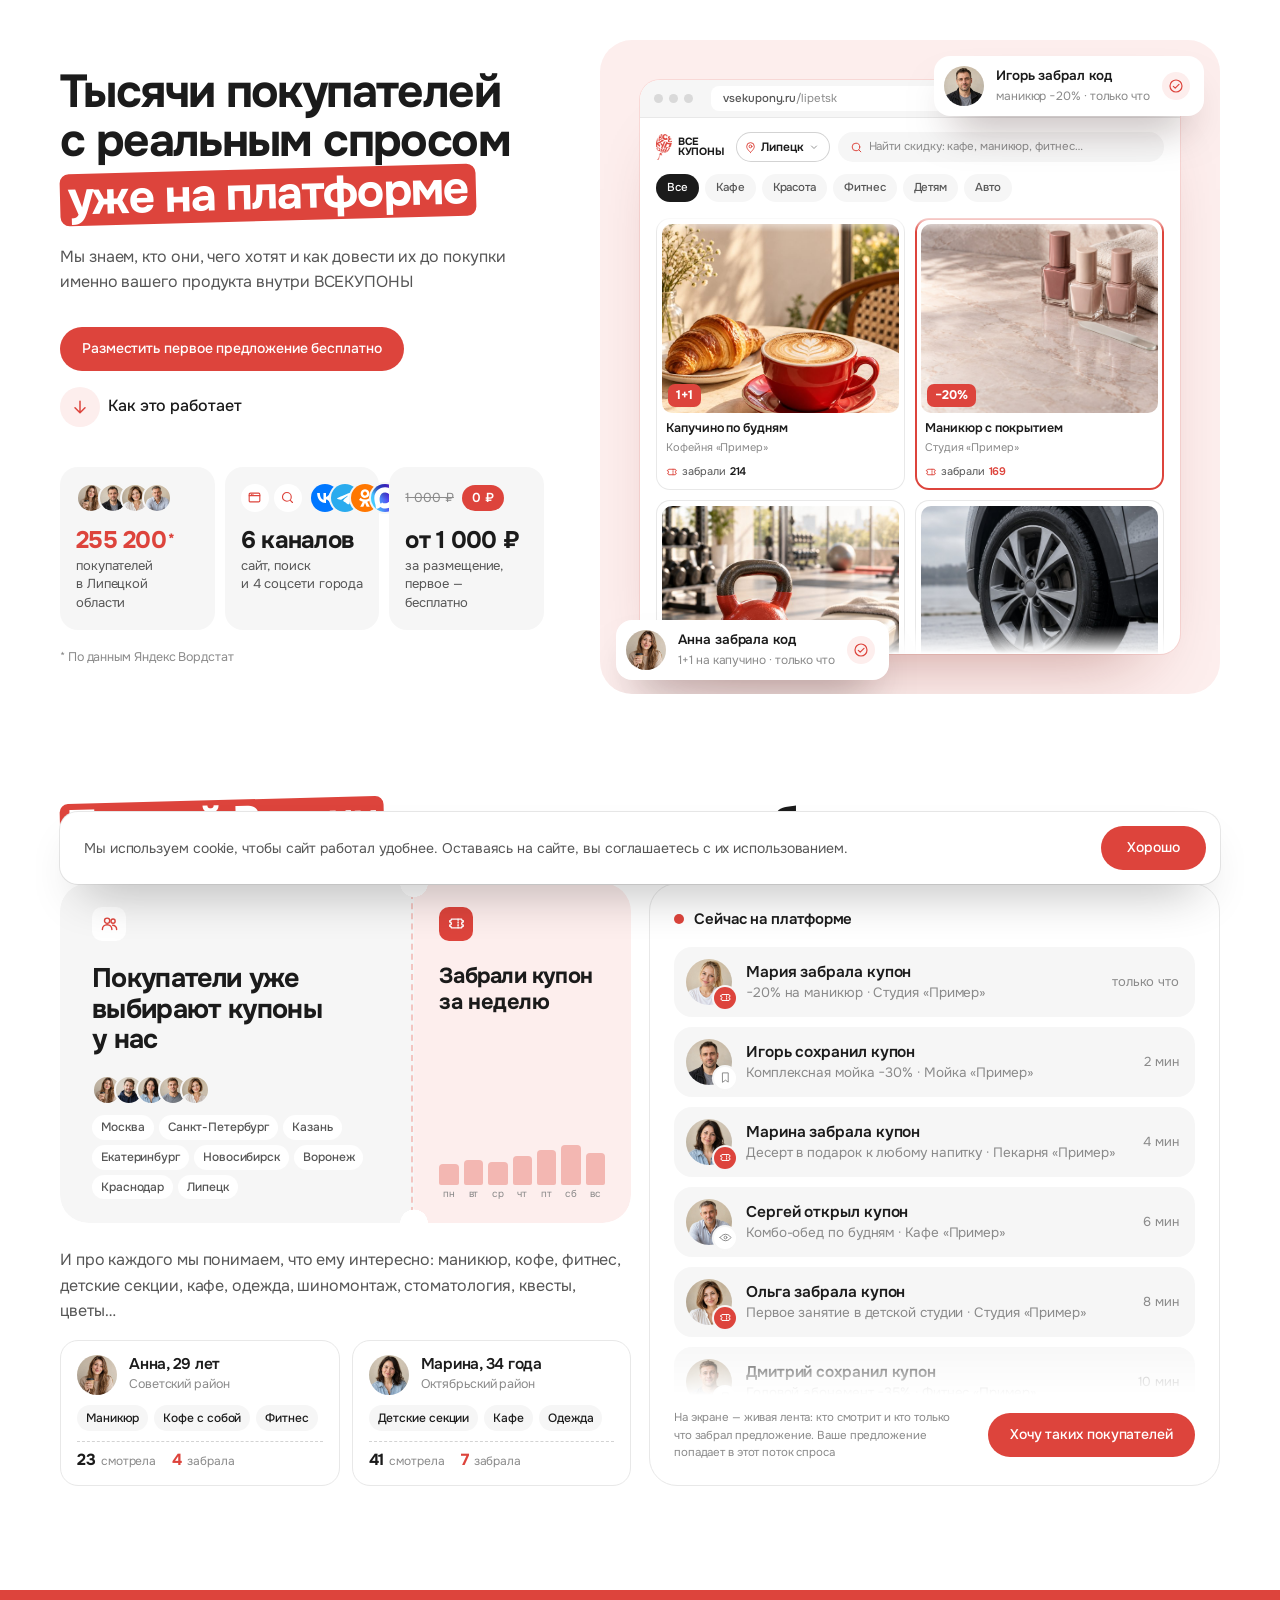
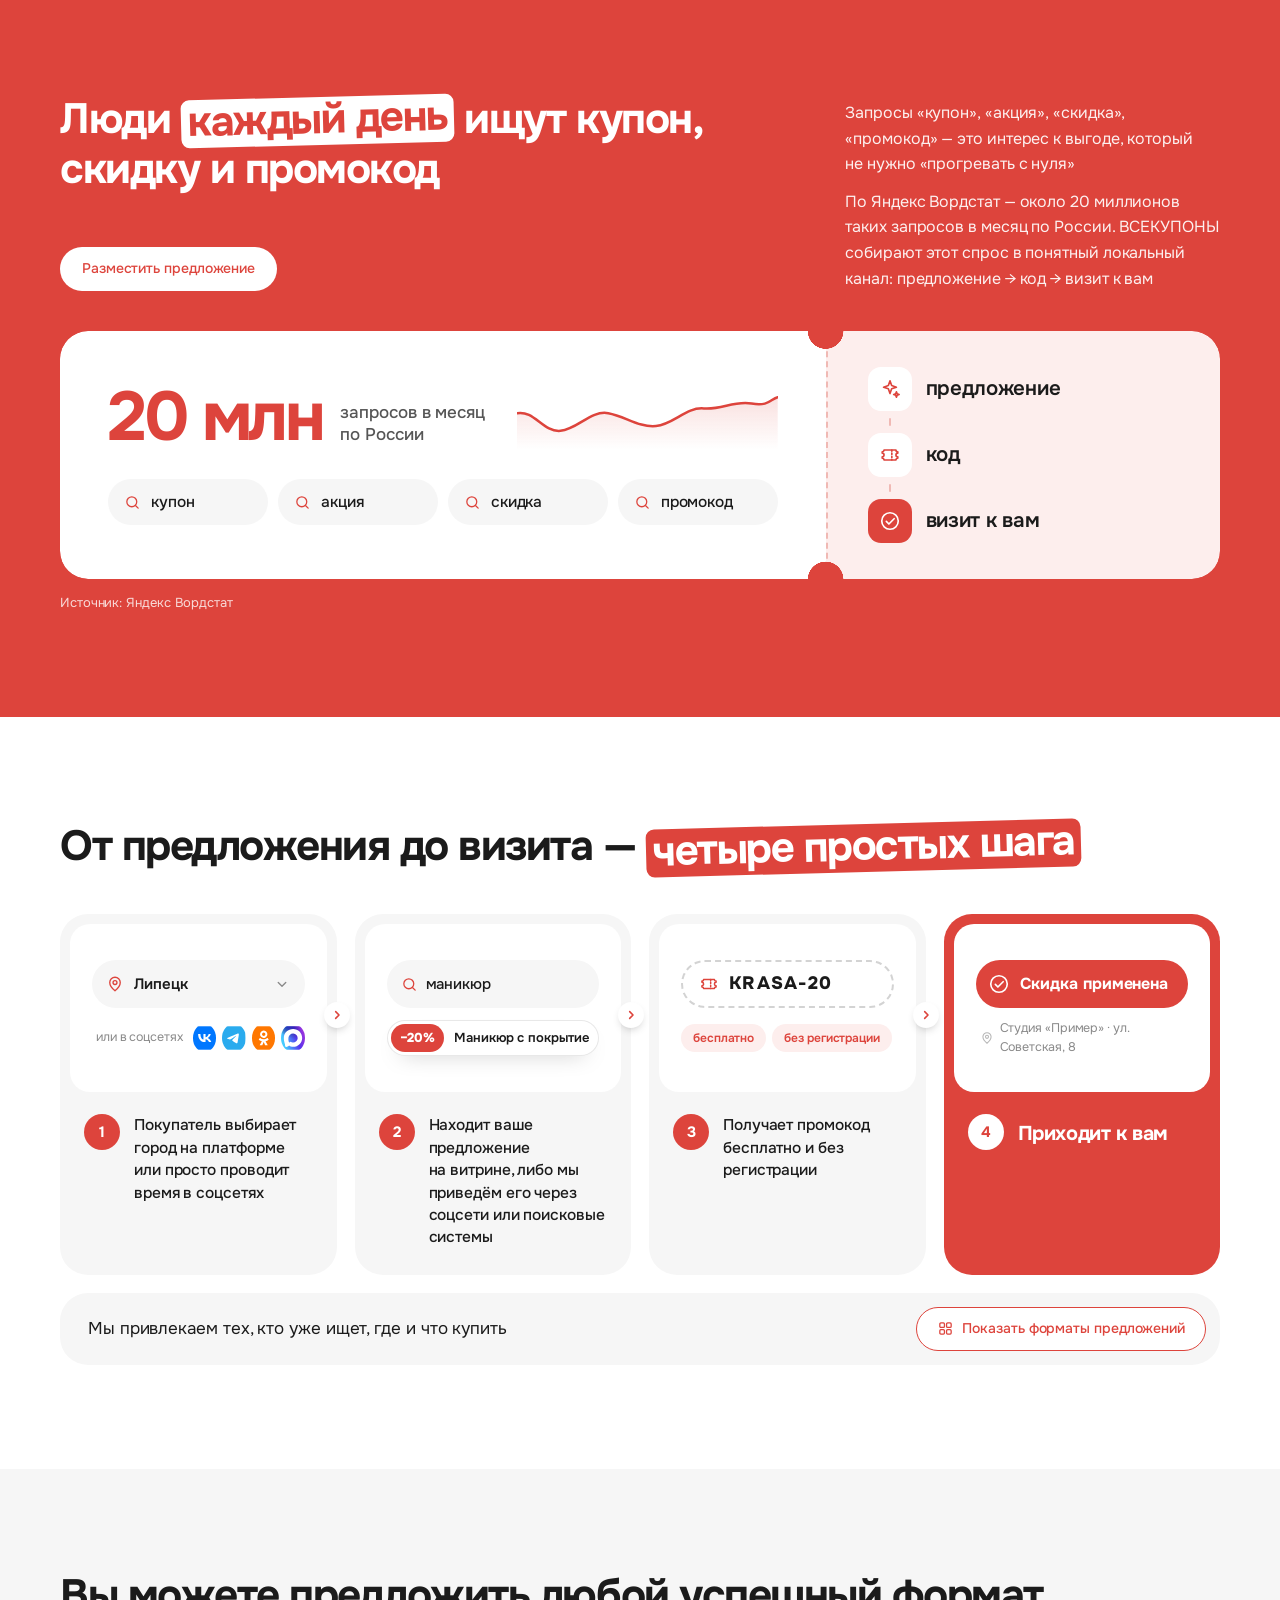
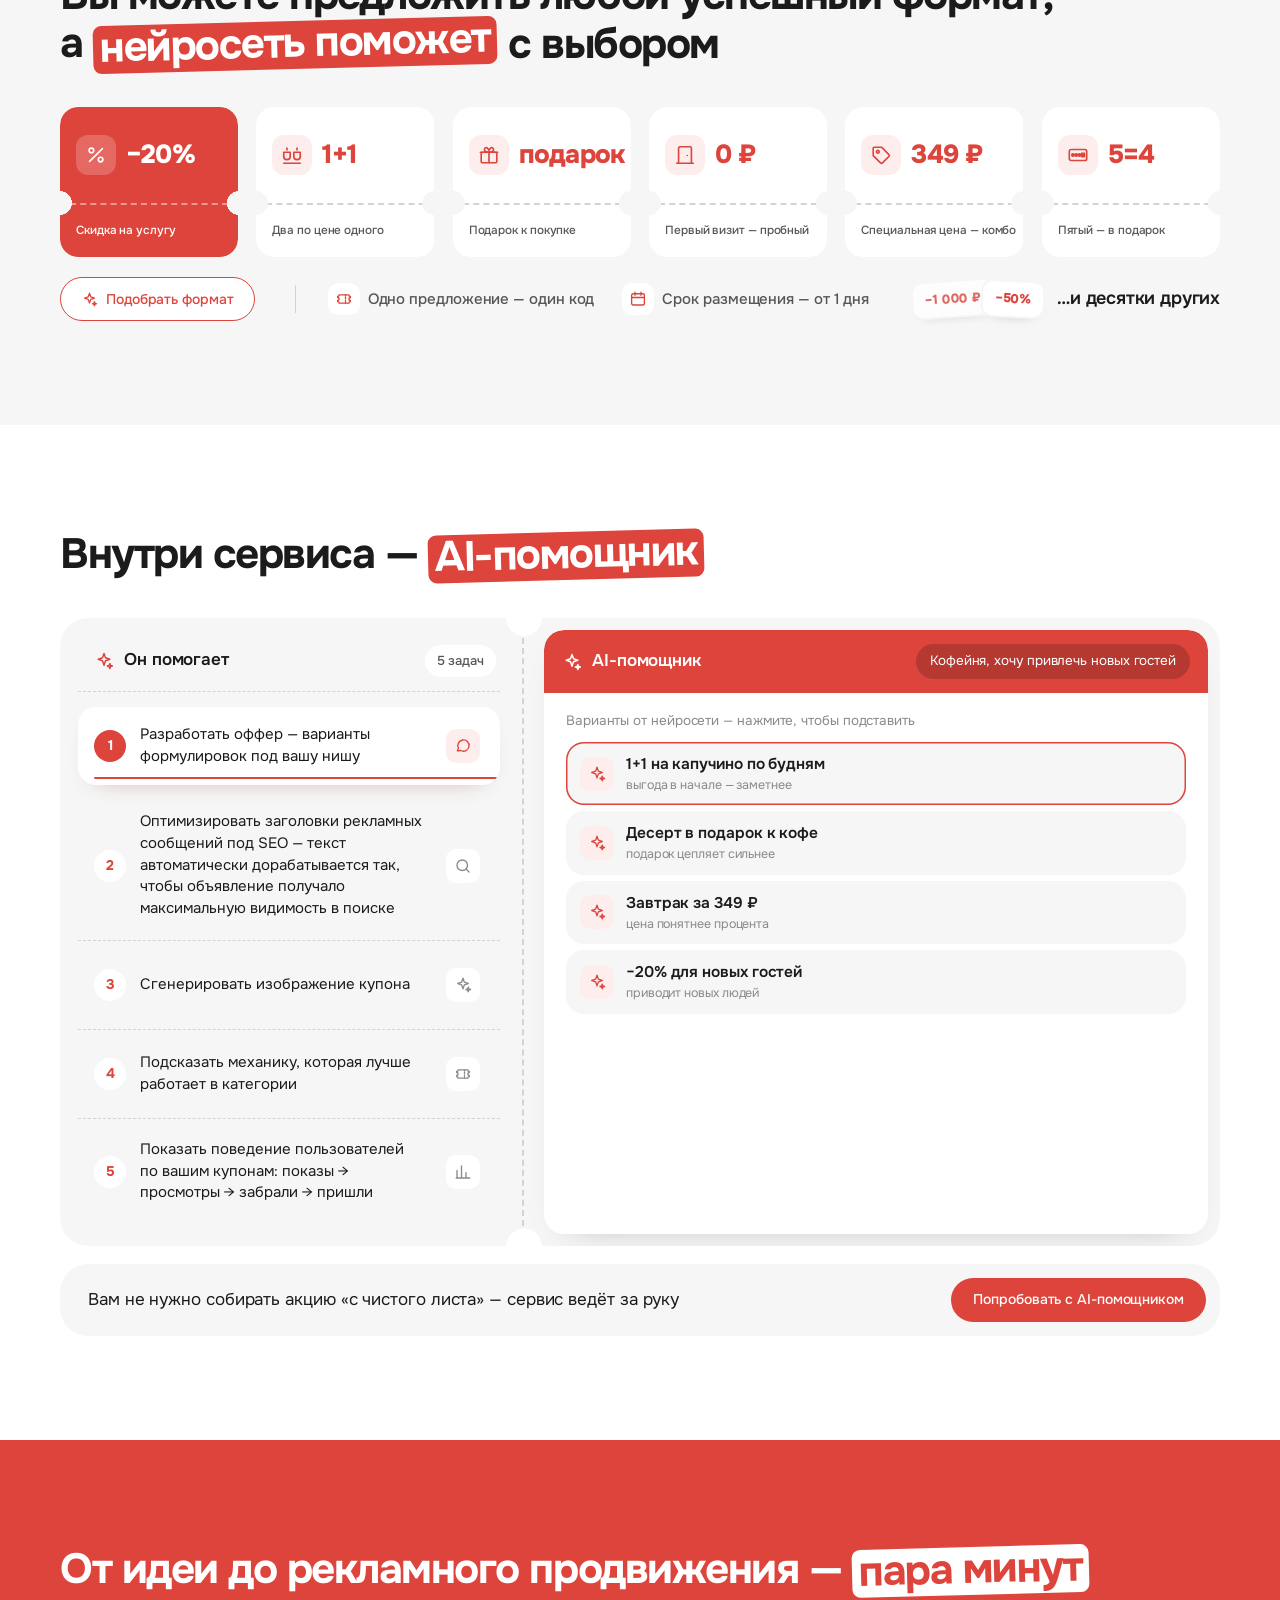
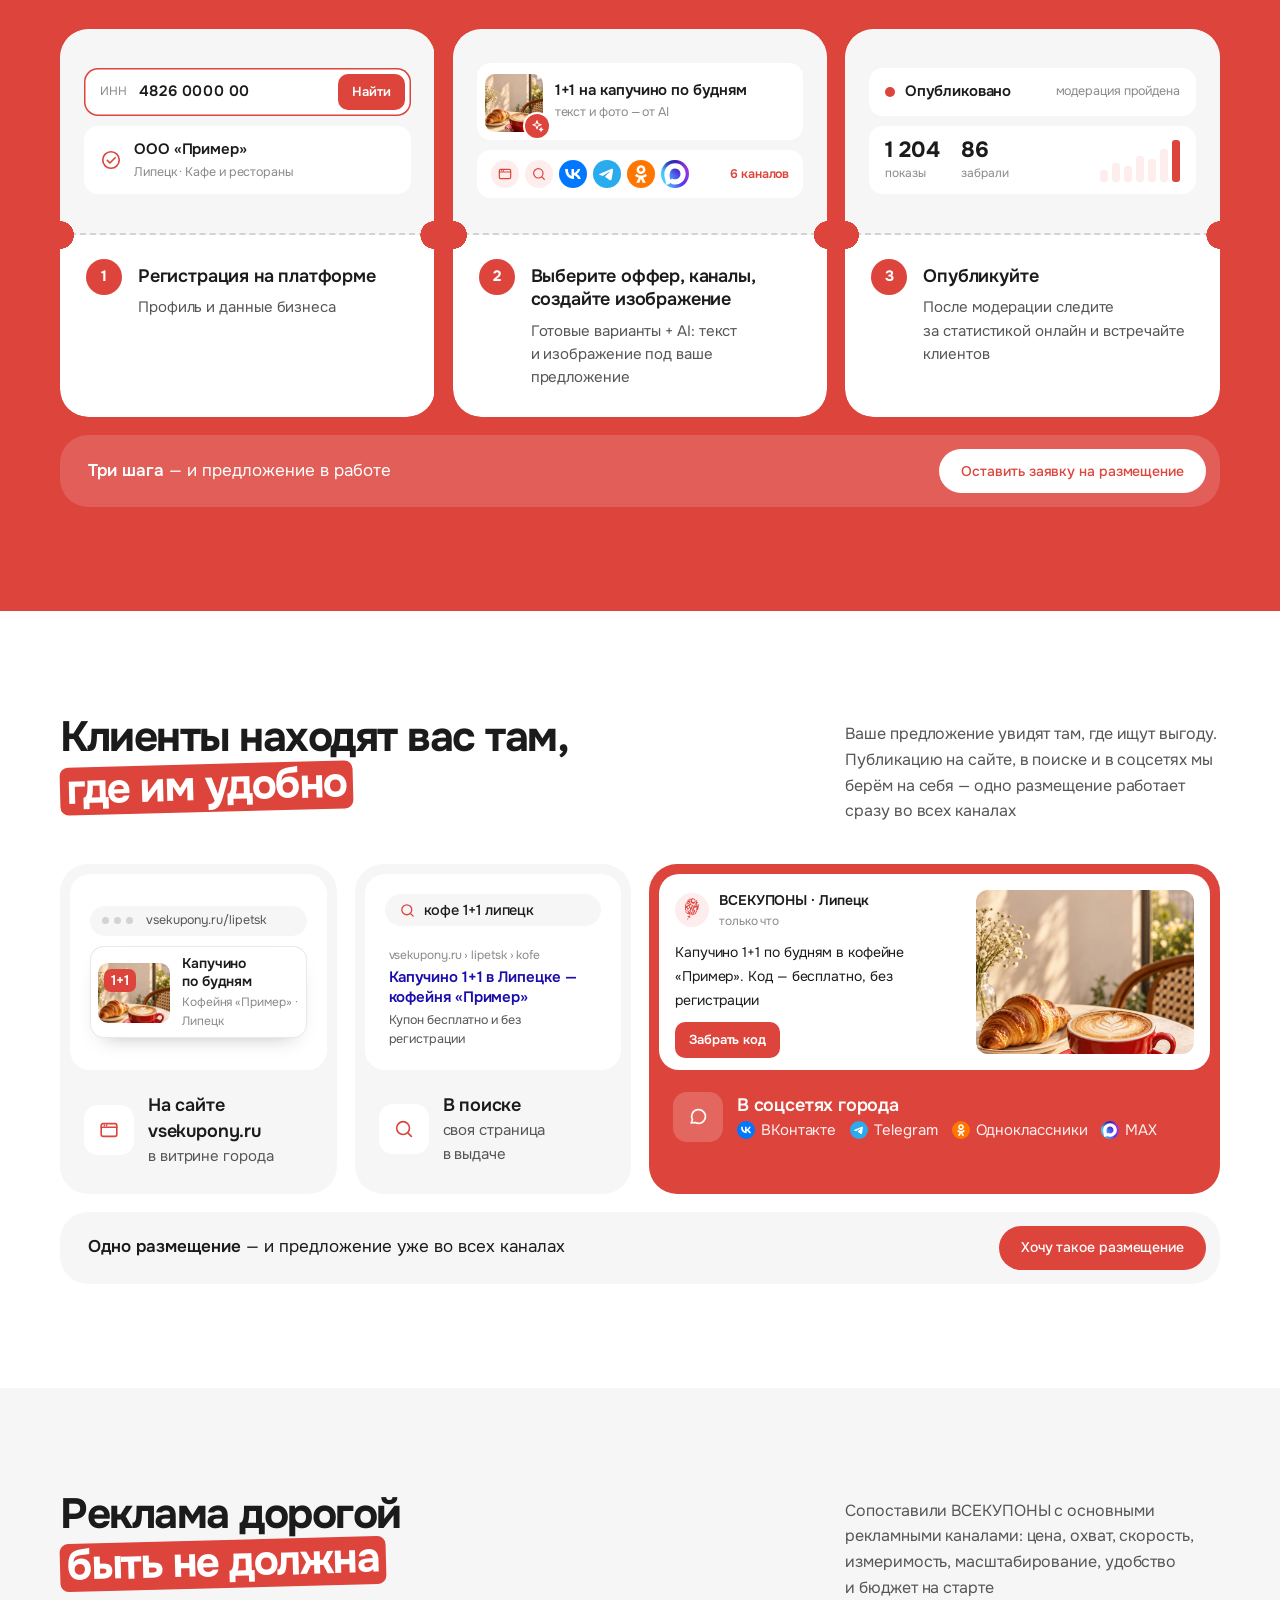
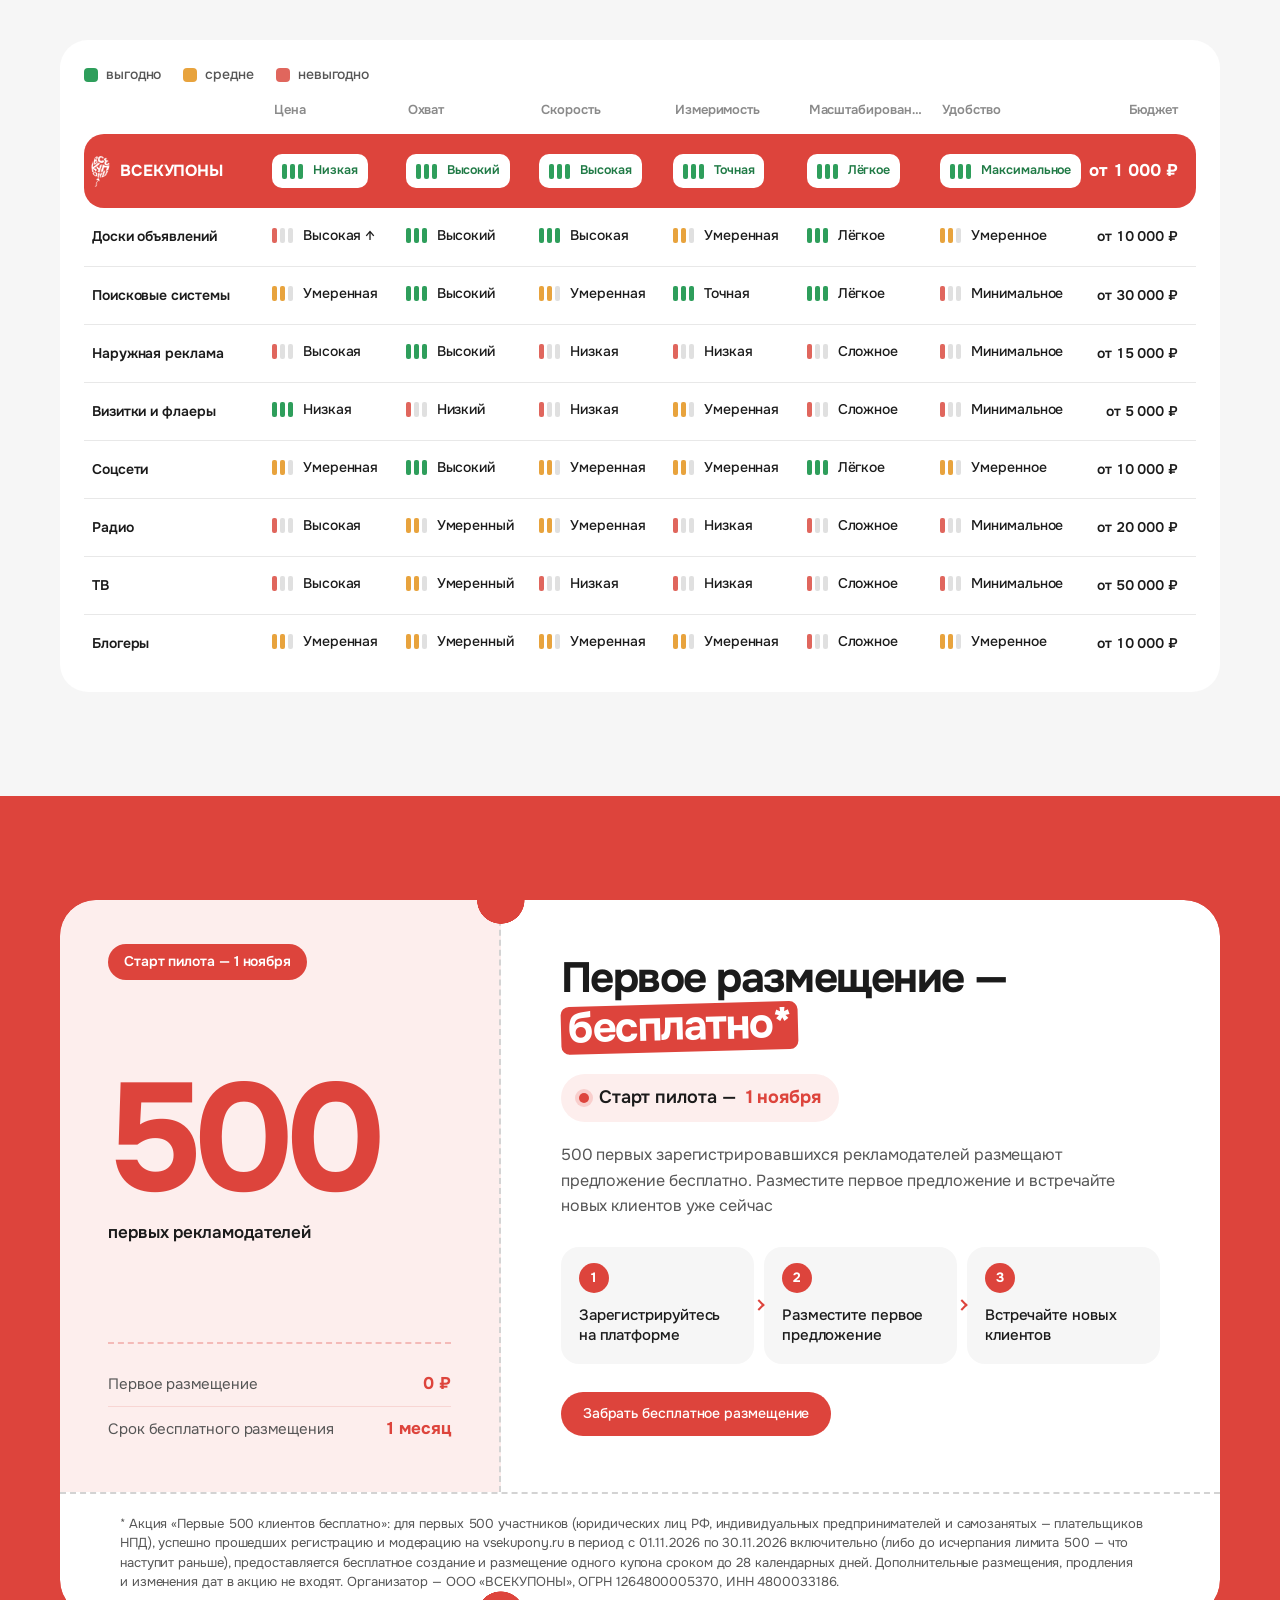
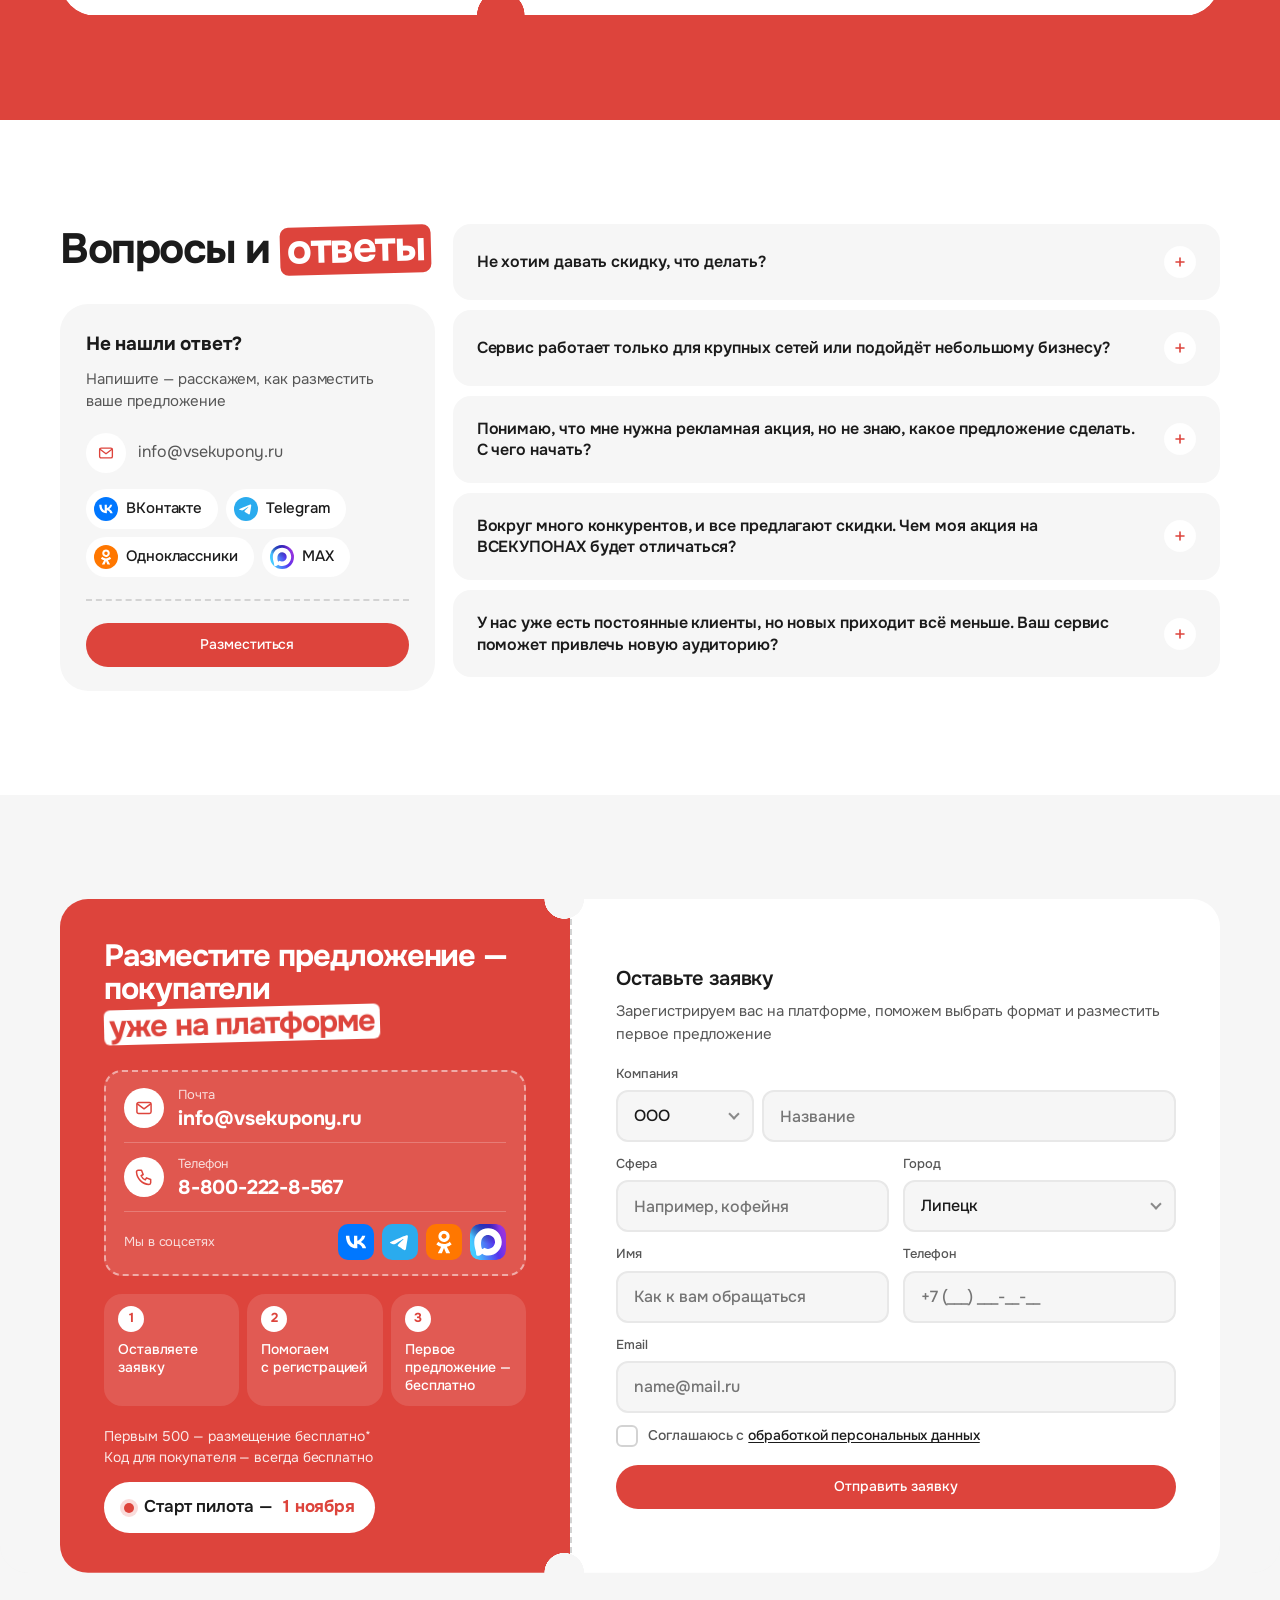
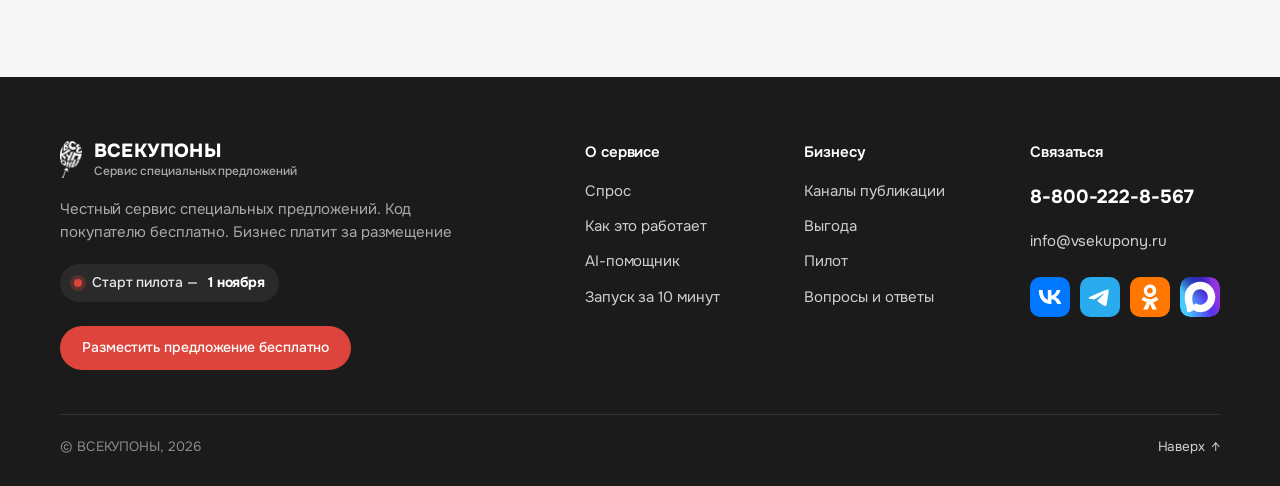
<file: index.html>
<!doctype html>
<html lang="ru">
<head>
<meta charset="utf-8">
<meta name="robots" content="noindex, nofollow">
<meta name="viewport" content="width=device-width, initial-scale=1">
<title>ВСЕКУПОНЫ для бизнеса — дизайн лендинга</title>
<link rel="preconnect" href="https://fonts.googleapis.com">
<link rel="preconnect" href="https://fonts.gstatic.com" crossorigin>
<link href="https://fonts.googleapis.com/css2?family=Onest:wght@400;500;600;700;800&display=swap" rel="stylesheet">
<link rel="stylesheet" href="assets/business-design.css?v=20261030b">
<link rel="icon" href="assets/brand/logo-red.png">
</head>
<body>

<!-- ===================================================================
     Лендинг для бизнеса — дизайн. Тексты и структура один в один с Ч/Б
     прототипом business.html (правки 13.10.2026), визуальный язык —
     дек v4: фирменный #DD443C, белый/серый/чёрный, без градиентов,
     слово-«ценник» в заголовке, карточки-купоны с вырезами и перфорацией.
     Цифры спроса, подписи карты и форма — общие с прототипом (business.js),
     фото в ленте, иконки и счётчики — business-design.js.
     =================================================================== -->


<main id="top">

  <!-- Первый экран -->
  <section class="hero">
    <div class="wrap hero__in">
      <div class="hero__text">
        <h1>Тысячи покупателей с&nbsp;реальным спросом <span class="tag">уже на&nbsp;платформе</span></h1>
        <p class="lead">Мы знаем, кто они, чего хотят и как довести их до покупки именно вашего продукта внутри ВСЕКУПОНЫ</p>
        <div class="hero__cta">
          <a class="btn btn--red btn--lg" href="https://vsekupony.ru/auth/?mode=register">Разместить первое предложение бесплатно</a>
          <a class="hero__link" href="#how"><i data-ic="down"></i>Как это работает</a>
        </div>
        <ul class="hero__nums">
          <li>
            <span class="hn__faces"><i style="background-image:url('social-kit/photos/people/anna.jpg')"></i><i style="background-image:url('social-kit/photos/people/igor.jpg')"></i><i style="background-image:url('social-kit/photos/people/olga.jpg')"></i><i style="background-image:url('social-kit/photos/people/sergey.jpg')"></i></span>
            <b class="is-red"><span data-demand="month">9 800</span><sup>*</sup></b>
            <span>покупателей в&nbsp;Липецкой области</span>
          </li>
          <li>
            <span class="hn__ch"><i class="hn__site" data-ic="site"></i><i class="hn__site" data-ic="search"></i><span class="hn__soc"><i data-soc="vk"></i><i data-soc="tg"></i><i data-soc="ok"></i><i data-soc="max"></i></span></span>
            <b>6 каналов</b>
            <span>сайт, поиск <br>и&nbsp;4 соцсети города</span>
          </li>
          <li>
            <span class="hn__price"><s>1&nbsp;000&nbsp;₽</s><em>0&nbsp;₽</em></span>
            <b>от&nbsp;1&nbsp;000&nbsp;₽</b>
            <span>за&nbsp;размещение, <br>первое&nbsp;— бесплатно</span>
          </li>
        </ul>
        <p class="src">* По данным Яндекс Вордстат</p>
      </div>

      <!-- Справа — отрисованный экран витрины Липецка (как скрин платформы)
           и поверх него действия покупателей: уведомление сменяется само
           (business-design.js), карточка спроса — та же цифра, что в блоке «Спрос» -->
      <div class="hero__vis hx" aria-hidden="true">
        <div class="hx__stage">
          <div class="hx__win">
            <div class="hx__bar"><i></i><i></i><i></i><span><b>vsekupony.ru</b>/lipetsk</span></div>
            <div class="hx__app">
              <div class="hx__top">
                <span class="hx__brand"><img class="hx__logo" src="assets/brand/logo-red.png" alt=""><b>Все<br>купоны</b></span>
                <span class="hx__city"><i data-ic="pin"></i>Липецк<em data-ic="chev"></em></span>
                <span class="hx__search"><i data-ic="search"></i>Найти скидку: кафе, маникюр, фитнес…</span>
              </div>
              <div class="hx__cats"><span class="is-on">Все</span><span>Кафе</span><span>Красота</span><span>Фитнес</span><span>Детям</span><span>Авто</span></div>
              <div class="hx__feed" data-hx-feed>
                <div class="hx__track">
                  <div class="hx__grid">
                    <div class="hx__c is-hot" data-hx-card="0">
                      <div class="hx__ph" style="background-image:url('assets/coupons/coffee.jpg');background-position:center 72%"><em>1+1</em></div>
                      <b>Капучино по&nbsp;будням</b><span>Кофейня «Пример»</span>
                      <small><i data-ic="ticket"></i>забрали <u data-hx-count="0">214</u></small>
                    </div>
                    <div class="hx__c" data-hx-card="1">
                      <div class="hx__ph" style="background-image:url('assets/coupons/manikyur-rose.jpg');background-position:70% 30%"><em>−20%</em></div>
                      <b>Маникюр с&nbsp;покрытием</b><span>Студия «Пример»</span>
                      <small><i data-ic="ticket"></i>забрали <u data-hx-count="1">168</u></small>
                    </div>
                    <div class="hx__c" data-hx-card="2">
                      <div class="hx__ph" style="background-image:url('assets/coupons/fitness.jpg');background-position:35% 76%"><em>0&nbsp;₽</em></div>
                      <b>Первая тренировка</b><span>Фитнес-клуб «Пример»</span>
                      <small><i data-ic="ticket"></i>забрали <u data-hx-count="2">97</u></small>
                    </div>
                    <div class="hx__c" data-hx-card="3">
                      <div class="hx__ph" style="background-image:url('assets/coupons/avto-steel.jpg');background-position:35% 62%"><em>−30%</em></div>
                      <b>Шиномонтаж</b><span>Автосервис «Пример»</span>
                      <small><i data-ic="ticket"></i>забрали <u data-hx-count="3">76</u></small>
                    </div>
                    <div class="hx__c" data-hx-card="4">
                      <div class="hx__ph" style="background-image:url('assets/coupons/eda-cool.jpg');background-position:center 45%"><em>349&nbsp;₽</em></div>
                      <b>Завтрак до&nbsp;12:00</b><span>Кафе «Пример»</span>
                      <small><i data-ic="ticket"></i>забрали <u data-hx-count="4">131</u></small>
                    </div>
                    <div class="hx__c" data-hx-card="5">
                      <div class="hx__ph" style="background-image:url('assets/coupons/beauty.jpg');background-position:center 55%"><em>подарок</em></div>
                      <b>Помада к&nbsp;покупке</b><span>Магазин «Пример»</span>
                      <small><i data-ic="ticket"></i>забрали <u data-hx-count="5">88</u></small>
                    </div>
                    <div class="hx__c" data-hx-card="6">
                      <div class="hx__ph" style="background-image:url('assets/coupons/razvlecheniya-blue.jpg');background-position:center 60%"><em>1+1</em></div>
                      <b>Боулинг: час в&nbsp;подарок</b><span>Клуб «Пример»</span>
                      <small><i data-ic="ticket"></i>забрали <u data-hx-count="6">64</u></small>
                    </div>
                    <div class="hx__c" data-hx-card="7">
                      <div class="hx__ph" style="background-image:url('assets/coupons/pitomtsy-brown.jpg');background-position:center 55%"><em>−15%</em></div>
                      <b>Груминг для&nbsp;собак</b><span>Салон «Пример»</span>
                      <small><i data-ic="ticket"></i>забрали <u data-hx-count="7">52</u></small>
                    </div>
                  </div>
                </div>
              </div>
            </div>
          </div>

          <div class="hx__ev hx__ev--top" data-hx-ev="1">
            <span class="ava" style="background-image:url('social-kit/photos/people/dmitry.jpg')"></span>
            <div><b>Дмитрий забрал код</b><span>−30% на&nbsp;шиномонтаж · только что</span></div>
            <i class="hx__ok" data-ic="check"></i>
          </div>
          <div class="hx__ev" data-hx-ev="0">
            <span class="ava" style="background-image:url('social-kit/photos/people/anna.jpg')"></span>
            <div><b>Анна забрала код</b><span>1+1 на&nbsp;капучино · только что</span></div>
            <i class="hx__ok" data-ic="check"></i>
          </div>
        </div>
      </div>
    </div>
  </section>

  <!-- Живая аудитория -->
  <section class="sec" id="demand">
    <div class="wrap">
      <div class="head">
        <h2><span class="tag">По&nbsp;всей России</span> покупатели уже выбирают купоны</h2>
      </div>

      <div class="live">
        <div class="live__l">
          <div class="dstat dstat--nonum">
            <div class="dstat__main">
              <i class="dstat__ic dstat__ic--soft" data-ic="users"></i>
              <span>Покупатели уже выбирают купоны у&nbsp;нас</span>
              <div class="dstat__who" aria-hidden="true">
                <span class="faces" data-faces="anna,oleg,marina,dmitry,olga"></span>
                <span class="dstat__cities"><i>Москва</i><i>Санкт-Петербург</i><i>Казань</i><i>Екатеринбург</i><i>Новосибирск</i><i>Воронеж</i><i>Краснодар</i><i>Липецк</i></span>
              </div>
            </div>
            <div class="dstat__sub">
              <i class="dstat__ic" data-ic="ticket"></i>
              <span>Забрали купон за&nbsp;неделю</span>
              <!-- Иллюстрация: заборы по дням недели -->
              <div class="dstat__week" aria-hidden="true">
                <div><i style="--k:0.52"></i><em>пн</em></div><div><i style="--k:0.64"></i><em>вт</em></div><div><i style="--k:0.58"></i><em>ср</em></div><div><i style="--k:0.72"></i><em>чт</em></div><div><i style="--k:0.88"></i><em>пт</em></div><div><i style="--k:1.00"></i><em>сб</em></div><div><i style="--k:0.80"></i><em>вс</em></div>
              </div>
            </div>
          </div>
          <p class="text">И&nbsp;про каждого мы понимаем, что ему интересно: маникюр, кофе, фитнес<span class="m-hide">, детские секции, кафе, одежда, шиномонтаж, стоматология, квесты, цветы</span>…</p>
          <!-- Покупатели — как на слайде дека: кто, где, интересы, активность -->
          <div class="pers pers--deck">
            <div class="pr">
              <span class="ava" data-img="social-kit/photos/people/anna.jpg"></span>
              <div class="pr__t"><b>Анна, 29&nbsp;лет</b><span>Советский район</span></div>
              <div class="pr__n"><div><b>23</b><span>смотрела</span></div><div class="is-red"><b>4</b><span>забрала</span></div></div>
              <div class="pr__c"><i>Маникюр</i><i>Кофе с&nbsp;собой</i><i>Фитнес</i></div>
            </div>
            <div class="pr">
              <span class="ava" data-img="social-kit/photos/people/marina.jpg"></span>
              <div class="pr__t"><b>Марина, 34&nbsp;года</b><span>Октябрьский район</span></div>
              <div class="pr__n"><div><b>41</b><span>смотрела</span></div><div class="is-red"><b>7</b><span>забрала</span></div></div>
              <div class="pr__c"><i>Детские секции</i><i>Кафе</i><i>Одежда</i></div>
            </div>
          </div>
        </div>

        <div class="feed" aria-live="polite">
          <div class="feed__head"><span class="dot"></span>Сейчас на&nbsp;платформе</div>
          <ul class="feed__list" id="feedD"></ul>
          <div class="feed__bottom">
            <p class="feed__foot">На&nbsp;экране — живая лента: кто смотрит и&nbsp;кто только что забрал<br class="br-dt"> предложение. Ваше предложение попадает в&nbsp;этот поток спроса</p>
            <a class="btn btn--red" href="https://vsekupony.ru/auth/?mode=register">Хочу таких покупателей</a>
          </div>
        </div>
      </div>
    </div>
  </section>

  <!-- Спрос на выгоду — красный слайд, как в деке -->
  <section class="sec sec--red">
    <div class="wrap">
      <div class="hrow">
        <div class="head">
          <h2>Люди <span class="tag tag--w">каждый день</span> ищут купон, скидку и&nbsp;промокод</h2>
          <a class="btn btn--white head__cta" href="#final">Разместить предложение</a>
        </div>
        <div class="hrow__txt">
          <p class="text">Запросы «купон», «акция», «скидка», «промокод»&nbsp;— это интерес к&nbsp;выгоде, который не&nbsp;нужно «прогревать с&nbsp;нуля»</p>
          <p class="text">По&nbsp;Яндекс Вордстат&nbsp;— около 20&nbsp;миллионов таких запросов в&nbsp;месяц по&nbsp;России. ВСЕКУПОНЫ собирают этот спрос в&nbsp;понятный локальный канал: предложение → код → визит к&nbsp;вам</p>
        </div>
      </div>

      <!-- Купон: основная часть — 20 млн и четыре запроса, корешок — путь к визиту -->
      <div class="wcp">
        <div class="wcp__main">
          <div class="wcp__big">
            <div class="wcp__num"><b>20 млн</b><span>запросов в&nbsp;месяц<br>по&nbsp;России</span></div>
            <!-- Схема спроса: запросы держатся высоко весь год -->
            <svg class="wcp__spark" viewBox="0 0 300 80" preserveAspectRatio="none" aria-hidden="true">
              <defs><linearGradient id="wcpFill" x1="0" y1="0" x2="0" y2="1"><stop offset="0" stop-color="#DD443C" stop-opacity=".16"/><stop offset="1" stop-color="#DD443C" stop-opacity="0"/></linearGradient></defs>
              <path d="M0 34 C 20 30, 30 58, 50 56 S 85 30, 105 34 S 140 52, 160 50 S 195 26, 215 28 S 250 18, 270 22 S 292 16, 300 14 L 300 80 L 0 80 Z" fill="url(#wcpFill)"/>
              <path d="M0 34 C 20 30, 30 58, 50 56 S 85 30, 105 34 S 140 52, 160 50 S 195 26, 215 28 S 250 18, 270 22 S 292 16, 300 14" fill="none" stroke="#DD443C" stroke-width="2.5" stroke-linecap="round" vector-effect="non-scaling-stroke"/>
            </svg>
          </div>
          <ul class="wcp__q">
            <li><i data-ic="search"></i>купон</li>
            <li><i data-ic="search"></i>акция</li>
            <li><i data-ic="search"></i>скидка</li>
            <li><i data-ic="search"></i>промокод</li>
          </ul>
        </div>
        <ol class="wcp__stub">
          <li><i data-ic="spark"></i><b>предложение</b></li>
          <li><i data-ic="ticket"></i><b>код</b></li>
          <li class="is-end"><i data-ic="check"></i><b>визит к&nbsp;вам</b></li>
        </ol>
      </div>

      <p class="src src--w wcp__src">Источник: Яндекс Вордстат</p>
    </div>
  </section>

  <!-- Как это работает -->
  <section class="sec" id="how">
    <div class="wrap">
      <div class="hrow hrow--wide">
        <div class="head">
          <h2>От предложения до визита&nbsp;— <span class="tag">четыре простых шага</span></h2>
        </div>
      </div>

      <ol class="path path--ui">
        <li>
          <div class="pv">
            <div class="pv__city"><i data-ic="pin"></i>Липецк<em data-ic="chev"></em></div>
            <div class="pv__soc"><span>или в&nbsp;соцсетях</span><i data-soc="vk"></i><i data-soc="tg"></i><i data-soc="ok"></i><i data-soc="max"></i></div>
          </div>
          <div class="path__t"><span class="path__n">1</span><p>Покупатель выбирает город на&nbsp;платформе или просто проводит время в&nbsp;соцсетях</p></div>
        </li>
        <li>
          <div class="pv">
            <div class="pv__search"><i data-ic="search"></i>маникюр</div>
            <div class="pv__hit"><b>−20%</b><span>Маникюр с&nbsp;покрытием</span></div>
          </div>
          <div class="path__t"><span class="path__n">2</span><p>Находит ваше предложение на&nbsp;витрине, либо мы приведём его через соцсети или поисковые системы</p></div>
        </li>
        <li>
          <div class="pv">
            <div class="pv__code"><i data-ic="ticket"></i><b>KRASA-20</b></div>
            <div class="pv__free"><span>бесплатно</span><span>без регистрации</span></div>
          </div>
          <div class="path__t"><span class="path__n">3</span><p>Получает промокод бесплатно и&nbsp;без регистрации</p></div>
        </li>
        <li>
          <div class="pv">
            <div class="pv__ok"><i data-ic="check"></i>Скидка применена</div>
            <div class="pv__shop"><i data-ic="pin"></i>Студия «Пример» · ул. Советская, 8</div>
          </div>
          <div class="path__t"><span class="path__n">4</span><p>Приходит к&nbsp;вам</p></div>
        </li>
      </ol>

      <div class="how__foot">
        <p class="text">Мы привлекаем тех, кто уже ищет, где и&nbsp;что купить</p>
        <a class="btn btn--soft btn--ai" href="#formats"><i data-ic="grid"></i>Показать форматы предложений</a>
      </div>

    </div>
  </section>

  <!-- Форматы -->
  <section class="sec sec--gray" id="formats">
    <div class="wrap">
      <div class="fhead">
        <h2>Вы можете предложить любой успешный формат,<br class="br-d"> <span class="nw">а&nbsp;<span class="tag">нейросеть поможет</span></span> с&nbsp;выбором</h2>
      </div>

      <div class="fmts">
        <div class="fmt"><div class="fmt__top"><b>−20%</b><i class="fmt__ic" data-ic="f-pct"></i></div><span>Скидка на&nbsp;услугу</span></div>
        <div class="fmt"><div class="fmt__top"><b>1+1</b><i class="fmt__ic" data-ic="f-two"></i></div><span>Два по&nbsp;цене одного</span></div>
        <div class="fmt"><div class="fmt__top"><b>подарок</b><i class="fmt__ic" data-ic="f-gift"></i></div><span>Подарок к&nbsp;покупке</span></div>
        <div class="fmt"><div class="fmt__top"><b>0 ₽</b><i class="fmt__ic" data-ic="f-door"></i></div><span>Первый визит — пробный</span></div>
        <div class="fmt"><div class="fmt__top"><b>349 ₽</b><i class="fmt__ic" data-ic="f-tag"></i></div><span>Специальная цена — комбо</span></div>
        <div class="fmt"><div class="fmt__top"><b>5=4</b><i class="fmt__ic" data-ic="f-loyal"></i></div><span>Пятый — в&nbsp;подарок</span></div>
      </div>
      <div class="fmts__row">
        <div class="facts">
          <a class="btn btn--soft btn--ai" href="#ai"><i data-ic="spark"></i>Подобрать формат</a>
          <span class="facts__sep" aria-hidden="true"></span>
          <span><i data-ic="ticket"></i>Одно предложение — один код</span>
          <span><i data-ic="cal"></i>Срок размещения — от&nbsp;1&nbsp;дня</span>
        </div>
        <div class="fmts__more">
          <span class="more__stack" aria-hidden="true"><i>2 = 1</i><i>3 = 2</i><i>−1&nbsp;000&nbsp;₽</i><i>−50%</i></span>
          <p>…и&nbsp;десятки других</p>
        </div>
      </div>

    </div>
  </section>

  <!-- AI-помощник -->
  <section class="sec" id="ai">
    <div class="wrap">
      <div class="head ai-h">
        <h2>Внутри сервиса&nbsp;— <span class="tag">AI-помощник</span></h2>
      </div>

      <!-- Слева — пять пунктов (вкладки), справа — окно помощника с примером
           активного пункта. Переключаются сами и по клику (business-design.js) -->
      <div class="aix" data-aix>
        <div class="aix__l">
          <p class="aig__k aix__hd"><i data-ic="spark"></i>Он помогает<span>5 задач</span></p>
          <ol class="aix__tabs" role="tablist">
            <li><button type="button" role="tab" aria-selected="true"><em>1</em><span>Разработать оффер — варианты формулировок под вашу нишу</span><i class="aix__ic" data-ic="chat"></i><i class="aix__bar"></i></button></li>
            <li><button type="button" role="tab"><em>2</em><span>Оптимизировать заголовки рекламных сообщений под SEO — текст автоматически дорабатывается так, чтобы объявление получало максимальную видимость в&nbsp;поиске</span><i class="aix__ic" data-ic="search"></i><i class="aix__bar"></i></button></li>
            <li><button type="button" role="tab"><em>3</em><span>Сгенерировать изображение купона</span><i class="aix__ic" data-ic="spark"></i><i class="aix__bar"></i></button></li>
            <li><button type="button" role="tab"><em>4</em><span>Подсказать механику, которая лучше работает в&nbsp;категории</span><i class="aix__ic" data-ic="ticket"></i><i class="aix__bar"></i></button></li>
            <li><button type="button" role="tab"><em>5</em><span>Показать поведение пользователей по&nbsp;вашим купонам: показы → просмотры → забрали → пришли</span><i class="aix__ic" data-ic="chart"></i><i class="aix__bar"></i></button></li>
          </ol>
        </div>

        <div class="aix__win" aria-hidden="true">
          <div class="aix__top"><i data-ic="spark"></i><b>AI-помощник</b><span class="aix__ask">Кофейня, хочу привлечь новых гостей</span></div>

          <div class="aix__p is-on">
            <p class="aix__k">Варианты от&nbsp;нейросети — нажмите, чтобы подставить</p>
            <ul class="aix__list">
              <li><i data-ic="spark"></i><div><b>1+1 на&nbsp;капучино по&nbsp;будням</b><span>выгода в&nbsp;начале — заметнее</span></div></li>
              <li><i data-ic="spark"></i><div><b>Десерт в&nbsp;подарок к&nbsp;кофе</b><span>подарок цепляет сильнее</span></div></li>
              <li><i data-ic="spark"></i><div><b>Завтрак за&nbsp;349&nbsp;₽</b><span>цена понятнее процента</span></div></li>
              <li><i data-ic="spark"></i><div><b>−20% для&nbsp;новых гостей</b><span>приводит новых людей</span></div></li>
            </ul>
          </div>

          <div class="aix__p">
            <p class="aix__k">Заголовок дорабатывается под&nbsp;поиск</p>
            <div class="aix__seo">
              <div class="aix__was"><span>было</span>Скидка на&nbsp;кофе</div>
              <i class="aix__arr" data-ic="spark"></i>
              <div class="aix__now"><span>стало</span>Капучино 1+1 в&nbsp;Липецке — кофейня «Пример»</div>
            </div>
            <div class="aix__snip">
              <div class="aix__q"><i data-ic="search"></i>кофе 1+1 липецк</div>
              <div class="aix__res"><small>vsekupony.ru › lipetsk › kofe</small><b>Капучино 1+1 в&nbsp;Липецке — кофейня «Пример»</b><span>Купон бесплатно и&nbsp;без регистрации. Покажите код на&nbsp;кассе</span></div>
            </div>
          </div>

          <div class="aix__p">
            <div class="aix__prompt"><i data-ic="spark"></i>Капучино и&nbsp;круассан, тёплый свет, без текста на&nbsp;фото</div>
            <div class="aix__imgs">
              <div class="is-sel" style="background-image:url('assets/coupons/coffee.jpg')"><span>Выбран</span></div>
              <div style="background-image:url('assets/coupons/kofe-warm.jpg')"><span>Вариант 2</span></div>
              <div style="background-image:url('assets/coupons/eda-cool.jpg')"><span>Вариант 3</span></div>
            </div>
          </div>

          <div class="aix__p">
            <p class="aix__k">Лучшие механики в&nbsp;нише «Кафе и&nbsp;рестораны»</p>
            <ol class="aix__mech">
            <li><em>1</em><div><b>Пятый — в&nbsp;подарок</b><span>гости возвращаются</span></div><i>+</i></li>
            <li><em>2</em><div><b>Два по&nbsp;цене одного</b><span>выше средний чек</span></div><i>+</i></li>
            <li><em>3</em><div><b>Подарок к&nbsp;покупке</b><span>больше новых гостей</span></div><i>+</i></li>
              <li><em>4</em><div><b>Комбо по&nbsp;цене блюда</b><span>растёт средний чек</span></div><i>+</i></li>
          </ol>
          </div>

          <div class="aix__p">
            <p class="aix__k">Воронка по&nbsp;вашим купонам за&nbsp;30 дней</p>
            <div class="aix__fun">
              <div style="--h:100%"><b>81 516</b><span>показы</span><i></i></div>
              <div style="--h:42%"><b>9 938</b><span>просмотры</span><i></i></div>
              <div style="--h:24%"><b>2 257</b><span>забрали</span><i></i></div>
              <div style="--h:12%"><b>865</b><span>пришли</span><i></i></div>
            </div>
          </div>
        </div>
      </div>

      <div class="aix__foot">
        <p class="text">Вам не&nbsp;нужно собирать акцию «с&nbsp;чистого листа»&nbsp;— сервис ведёт за&nbsp;руку</p>
        <a class="btn btn--red" href="https://vsekupony.ru/auth/?mode=register">Попробовать с&nbsp;AI-помощником</a>
      </div>
    </div>
  </section>

  <!-- Запуск -->
  <section class="sec sec--red" id="launch">
    <div class="wrap">
      <div class="head">
        <h2>От идеи до рекламного продвижения&nbsp;— <span class="tag tag--w">пара минут</span></h2>
      </div>

      <!-- Три шага — купоны: сверху мини-интерфейс шага (как в «Четырёх шагах»
           и окне AI-помощника), снизу — номер и текст из прототипа -->
      <ol class="tix tix--ui">
        <li class="tk">
          <div class="lv">
            <div class="lv__inn"><span>ИНН</span><b>4826 0000 00</b><em>Найти</em></div>
            <div class="lv__org"><i data-ic="check"></i><div><b>ООО «Пример»</b><span>Липецк · Кафе и&nbsp;рестораны</span></div></div>
          </div>
          <div class="tk__b"><span class="tk__n">1</span><div><h3>Регистрация на&nbsp;платформе</h3><p>Профиль и&nbsp;данные бизнеса</p></div></div>
        </li>
        <li class="tk">
          <div class="lv">
            <div class="lv__offer">
              <span class="lv__img" style="background-image:url('assets/coupons/coffee.jpg')"><i data-ic="spark"></i></span>
              <div><b>1+1 на&nbsp;капучино по&nbsp;будням</b><span>текст и&nbsp;фото — от&nbsp;AI</span></div>
            </div>
            <div class="lv__chs"><span class="lv__site" data-ic="site"></span><span class="lv__site" data-ic="search"></span><i data-soc="vk"></i><i data-soc="tg"></i><i data-soc="ok"></i><i data-soc="max"></i><em>6 каналов</em></div>
          </div>
          <div class="tk__b"><span class="tk__n">2</span><div><h3>Выберите оффер, каналы, создайте изображение</h3><p>Готовые варианты + AI: текст и&nbsp;изображение под ваше предложение</p></div></div>
        </li>
        <li class="tk">
          <div class="lv">
            <div class="lv__live"><span class="dot"></span><b>Опубликовано</b><em>модерация пройдена</em></div>
            <div class="lv__stat">
              <div><b>1 204</b><span>показы</span></div>
              <div><b>86</b><span>забрали</span></div>
              <div class="lv__bars" aria-hidden="true"><i style="--h:30%"></i><i style="--h:45%"></i><i style="--h:38%"></i><i style="--h:62%"></i><i style="--h:55%"></i><i style="--h:80%"></i><i style="--h:100%"></i></div>
            </div>
          </div>
          <div class="tk__b"><span class="tk__n">3</span><div><h3>Опубликуйте</h3><p>После модерации следите за&nbsp;статистикой онлайн и&nbsp;встречайте клиентов</p></div></div>
        </li>
      </ol>

      <div class="launch__foot">
        <p class="text"><b>Три шага</b>&nbsp;— и&nbsp;предложение в&nbsp;работе</p>
        <a class="btn btn--white" href="https://vsekupony.ru/auth/?mode=register">Оставить заявку на&nbsp;размещение</a>
      </div>
    </div>
  </section>

  <!-- Каналы -->
  <section class="sec" id="channels">
    <div class="wrap">
      <div class="hrow">
        <div class="head">
          <h2>Клиенты находят вас там, <span class="tag">где им удобно</span></h2>
        </div>
        <p class="text">Ваше предложение увидят там, где ищут выгоду. Публикацию на&nbsp;сайте, в&nbsp;поиске и&nbsp;в&nbsp;соцсетях мы берём на&nbsp;себя — одно размещение работает сразу во&nbsp;всех каналах</p>
      </div>
      <!-- Три канала — одно и то же предложение: сверху мини-интерфейс канала
           (витрина, выдача поиска, пост в соцсети), снизу — подпись -->
      <div class="chs chs--ui">
        <div class="ch">
          <div class="chv">
            <div class="chv__bar"><i></i><i></i><i></i><span>vsekupony.ru/lipetsk</span></div>
            <div class="chv__tile">
              <span class="chv__ph" style="background-image:url('assets/coupons/coffee.jpg')"><b>1+1</b></span>
              <div><b>Капучино по&nbsp;будням</b><span>Кофейня «Пример» · Липецк</span></div>
            </div>
          </div>
          <div class="ch__t"><span class="ch__ic" data-ic="site"></span><div><h3>На&nbsp;сайте vsekupony.ru</h3><p>в&nbsp;витрине города</p></div></div>
        </div>
        <div class="ch">
          <div class="chv">
            <div class="chv__q"><i data-ic="search"></i>кофе 1+1 липецк</div>
            <div class="chv__res"><small>vsekupony.ru › lipetsk › kofe</small><b>Капучино 1+1 в&nbsp;Липецке — кофейня «Пример»</b><span>Купон бесплатно и&nbsp;без регистрации</span></div>
          </div>
          <div class="ch__t"><span class="ch__ic" data-ic="search"></span><div><h3>В&nbsp;поиске</h3><p>своя страница в&nbsp;выдаче</p></div></div>
        </div>
        <div class="ch ch--wide">
          <div class="chv chv--post">
            <div class="chv__post">
              <div class="chv__au"><img src="assets/brand/logo-red.png" alt=""><div><b>ВСЕКУПОНЫ · Липецк</b><span>только что</span></div></div>
              <p>Капучино 1+1 по&nbsp;будням в&nbsp;кофейне «Пример». Код&nbsp;— бесплатно, без регистрации</p>
              <span class="chv__btn">Забрать код</span>
            </div>
            <span class="chv__img" style="background-image:url('assets/coupons/coffee.jpg')"></span>
          </div>
          <div class="ch__t">
            <span class="ch__ic" data-ic="chat"></span>
            <div><h3>В&nbsp;соцсетях города</h3>
              <div class="ch__soc"><span><i data-soc="vk"></i>ВКонтакте</span><span><i data-soc="tg"></i>Telegram</span><span><i data-soc="ok"></i>Одноклассники</span><span><i data-soc="max"></i>MAX</span></div>
            </div>
          </div>
        </div>
      </div>

      <div class="launch__foot ch__foot">
        <p class="text"><b>Одно размещение</b>&nbsp;— и&nbsp;предложение уже во&nbsp;всех каналах</p>
        <a class="btn btn--red" href="https://vsekupony.ru/auth/?mode=register">Хочу такое размещение</a>
      </div>
    </div>
  </section>

  <!-- Выгода — таблица со слайда 11 дека v4, в цвете -->
  <section class="sec sec--gray" id="benefit">
    <div class="wrap">
      <div class="hrow">
        <div class="head">
          <h2>Реклама дорогой <span class="tag">быть не&nbsp;должна</span></h2>
        </div>
        <p class="text">Сопоставили ВСЕКУПОНЫ с&nbsp;основными рекламными каналами: цена, охват, скорость, измеримость, масштабирование, удобство и&nbsp;бюджет на&nbsp;старте</p>
      </div>

      <div class="cmp">
        <div class="cmp__lg"><span><i class="g"></i>выгодно</span><span><i class="y"></i>средне</span><span><i class="n"></i>невыгодно</span></div>
        <div class="cmp__scroll">
          <table class="cmp__t" id="cmpTable">
            <thead><tr><th scope="col"></th><th scope="col">Цена</th><th scope="col">Охват</th><th scope="col">Скорость</th><th scope="col">Измеримость</th><th scope="col">Масштабирование</th><th scope="col">Удобство</th><th scope="col">Бюджет</th></tr></thead>
            <tbody></tbody>
          </table>
        </div>
      </div>

    </div>
  </section>

  <!-- Пилот — большой купон -->
  <section class="sec sec--red" id="pilot">
    <div class="wrap">
      <div class="pilot">
        <div class="pilot__l">
          <span class="pilot__k pilot__k--date">Старт пилота&nbsp;— 1&nbsp;ноября</span>
          <div class="pilot__num"><b>500</b><span>первых рекламодателей</span></div>
          <dl class="pilot__rows">
            <div><dt>Первое размещение</dt><dd>0&nbsp;₽</dd></div>
            <div><dt>Срок бесплатного размещения</dt><dd>1&nbsp;месяц</dd></div>
          </dl>
        </div>
        <div class="pilot__r">
          <h2>Первое размещение&nbsp;— <span class="tag">бесплатно*</span></h2>
          <p class="pilot__start">Старт пилота&nbsp;— <b>1&nbsp;ноября</b></p>
          <p class="text">500 первых зарегистрировавшихся рекламодателей размещают предложение бесплатно. Разместите первое предложение и&nbsp;встречайте новых клиентов уже сейчас</p>
          <ol class="pilot__steps">
            <li><em>1</em><span>Зарегистрируйтесь на&nbsp;платформе</span></li>
            <li><em>2</em><span>Разместите первое предложение</span></li>
            <li><em>3</em><span>Встречайте новых клиентов</span></li>
          </ol>
          <a class="btn btn--red btn--lg" href="https://vsekupony.ru/auth/?mode=register">Забрать бесплатное размещение</a>
        </div>
        <p class="pilot__note">* Акция «Первые 500 клиентов бесплатно»: для&nbsp;первых 500 участников (юридических лиц РФ, индивидуальных предпринимателей и&nbsp;самозанятых&nbsp;— плательщиков НПД), успешно прошедших регистрацию и&nbsp;модерацию на&nbsp;vsekupony.ru в&nbsp;период с&nbsp;01.11.2026 по&nbsp;30.11.2026 включительно (либо до&nbsp;исчерпания лимита 500&nbsp;— что наступит раньше), предоставляется бесплатное создание и&nbsp;размещение одного купона сроком до&nbsp;28 календарных дней. Дополнительные размещения, продления и&nbsp;изменения дат в&nbsp;акцию не&nbsp;входят. Организатор&nbsp;— ООО «ВСЕКУПОНЫ», ОГРН 1264800005370, ИНН 4800033186.</p>
      </div>
    </div>
  </section>

  <!-- FAQ: пять вопросов от заказчика (13.10.2026); 14 вопросов из ТЗ убраны 30.10.2026 -->
  <section class="sec" id="faq">
    <div class="wrap faq">
      <div class="faq__aside">
        <div class="head">
          <h2>Вопросы и&nbsp;<span class="tag">ответы</span></h2>
        </div>
        <div class="ask">
          <b>Не&nbsp;нашли ответ?</b>
          <p>Напишите&nbsp;— расскажем, как разместить ваше предложение</p>
          <ul class="ask__ct">
            <li><a href="mailto:info@vsekupony.ru"><i data-ic="mail"></i><span>info@vsekupony.ru</span></a></li>
          </ul>
          <!-- TODO: ссылки на сообщества бизнеса пришлёт Александра -->
          <div class="ask__msg">
            <a href="https://vk.ru/vsekupony_biz" target="_blank" rel="noopener"><i data-soc="vk"></i>ВКонтакте</a>
            <a href="https://t.me/vsekupony_bizz" target="_blank" rel="noopener"><i data-soc="tg"></i>Telegram</a>
            <a href="https://ok.ru/group/70000060912009" target="_blank" rel="noopener"><i data-soc="ok"></i>Одноклассники</a>
            <a href="https://max.ru/join/2eN5_3E8tOdDaSFXM5LEZzfrvuWgDR_QiqPF8-xUmv8" target="_blank" rel="noopener"><i data-soc="max"></i>MAX</a>
          </div>
          <div class="ask__btns">
            <a class="btn btn--red" href="https://vsekupony.ru/auth/?mode=register">Разместиться</a>
          </div>
        </div>
      </div>

      <div class="faq__list" data-faq>
        <details>
          <summary>Не хотим давать скидку, что делать?</summary>
          <p>Скидка — лишь один из способов привлечь клиента. Можно предложить другие механики, которые не снижают цену:</p>
          <ul>
            <li><b>Бонус или подарок при покупке.</b> Например, мини-набор, пробник или услуга в подарок.</li>
            <li><b>Дополнительная услуга.</b> Бесплатная доставка, установка, консультация или гарантийный бонус.</li>
            <li><b>Пакетное предложение.</b> «Купите два, третий в подарок» или «Комплект дешевле, чем по отдельности».</li>
          </ul>
        </details>
        <details>
          <summary>Сервис работает только для крупных сетей или подойдёт небольшому бизнесу?</summary>
          <p>ВСЕКУПОНЫ — сервис спецпредложений для бизнеса, и он подходит не только крупным сетям, но и небольшим компаниям: магазинам, кафе, салонам, автосервисам, мастерским и другим локальным бизнесам.</p>
          <p>Вы можете разместить акцию, купон или специальное предложение, а затем посмотреть, как на него реагируют жители Липецка. Цифры по выбору и получению купонов берём из статистики платформы и регулярно обновляем.</p>
          <p>Если сомневаетесь, начните с бесплатного первого размещения: так вы проверите отклик на своё предложение без риска и лишних затрат.</p>
        </details>
        <details>
          <summary>Понимаю, что мне нужна рекламная акция, но не знаю, какое предложение сделать. С чего начать?</summary>
          <p>Начните не с большой скидки, а с понятной цели. Например: привлечь первых клиентов, загрузить свободные часы, продать конкретный товар, вернуть клиентов или увеличить средний чек.</p>
          <p>Для разных задач подходят разные механики: скидка на первую покупку, подарок при заказе, акция «2 по цене 1», специальная цена на услугу, купон на повторный визит.</p>
          <p>ВСЕКУПОНЫ помогают оформить предложение и разместить его для жителей Липецка. После запуска вы увидите статистику по интересу и сможете скорректировать условия.</p>
          <p>Если сомневаетесь — начните с бесплатного первого размещения и проверьте одну простую акцию.</p>
        </details>
        <details>
          <summary>Вокруг много конкурентов, и все предлагают скидки. Чем моя акция на ВСЕКУПОНАХ будет отличаться?</summary>
          <p>Конкурировать только размером скидки — дорогой путь. Лучше сделать предложение, которое решает конкретную задачу клиента: экономия, бонус, скорость, удобство, бесплатная консультация или подарок к покупке.</p>
          <p>ВСЕКУПОНЫ помогают не просто вывесить скидку, а показать её людям, которые уже ищут выгодные предложения в Липецке. Вы можете протестировать разные форматы: купон, промокод, акцию на конкретную услугу или товар.</p>
          <p>По статистике платформы видно, сколько пользователей выбрали и забрали предложение. Это позволяет понять, какое предложение вызывает больший интерес, и усилить его.</p>
        </details>
        <details>
          <summary>У нас уже есть постоянные клиенты, но новых приходит всё меньше. Ваш сервис поможет привлечь новую аудиторию?</summary>
          <p>Постоянные клиенты важны, но для роста бизнесу нужен постоянный приток новых людей. Купон помогает привлечь тех, кто ищет выгоду перед покупкой и ещё не знаком с вашей компанией.</p>
          <p>На ВСЕКУПОНАХ вы можете предложить скидку, бонус, бесплатную услугу или специальное условие для первого обращения. Человек забирает купон, приходит к вам — а дальше уже ваша задача превратить его в постоянного клиента.</p>
          <p>Мы не обещаем конкретное число продаж, но даём инструмент, который помогает сделать ваше предложение заметным и измерить интерес аудитории.</p>
        </details>
      </div>
    </div>
  </section>

  <!-- Финал -->
  <section class="sec sec--gray" id="final">
    <div class="wrap final">
      <div class="final__text">
        <h2>Разместите предложение&nbsp;— покупатели <span class="tag tag--w">уже на&nbsp;платформе</span></h2>
        <ul class="final__ct">
          <li><a href="mailto:info@vsekupony.ru"><i data-ic="mail"></i><div><span>Почта</span><b>info@vsekupony.ru</b></div></a></li>
          <li><a href="tel:88002228567"><i data-ic="phone"></i><div><span>Телефон</span><b>8-800-222-8-567</b></div></a></li>
          <li class="final__socli"><span>Мы в&nbsp;соцсетях</span><span class="final__soc"><a href="https://vk.ru/vsekupony_biz" target="_blank" rel="noopener" aria-label="ВКонтакте" data-soc="vk"></a><a href="https://t.me/vsekupony_bizz" target="_blank" rel="noopener" aria-label="Telegram" data-soc="tg"></a><a href="https://ok.ru/group/70000060912009" target="_blank" rel="noopener" aria-label="Одноклассники" data-soc="ok"></a><a href="https://max.ru/join/2eN5_3E8tOdDaSFXM5LEZzfrvuWgDR_QiqPF8-xUmv8" target="_blank" rel="noopener" aria-label="MAX" data-soc="max"></a></span></li>
        </ul>
        <ol class="final__steps">
          <li><em>1</em><span>Оставляете заявку</span></li>
          <li><em>2</em><span>Помогаем с&nbsp;регистрацией</span></li>
          <li><em>3</em><span>Первое предложение&nbsp;— бесплатно</span></li>
        </ol>
        <div class="final__cta">
          <p class="small">Первым 500&nbsp;— размещение бесплатно*<br>Код для&nbsp;покупателя&nbsp;— всегда бесплатно</p>
          <p class="final__start">Старт пилота&nbsp;— <b>1&nbsp;ноября</b></p>
        </div>
      </div>

      <form class="form" id="leadForm" novalidate>
        <div class="form__head"><p class="form__title">Оставьте заявку</p><p class="form__sub">Зарегистрируем вас на&nbsp;платформе, поможем выбрать формат и&nbsp;разместить первое предложение</p></div>
        <label class="form__co form__wide"><span>Компания</span>
          <span class="form__pair">
            <span class="form__sel"><select name="type" aria-label="Форма бизнеса"><option>ООО</option><option>ИП</option><option>Самозанятый</option></select></span>
            <input name="company" required placeholder="Название" autocomplete="organization" maxlength="80" data-check="text">
          </span>
          <em class="form__err"></em>
        </label>
        <label><span>Сфера</span><input name="sphere" required placeholder="Например, кофейня" maxlength="60" data-check="text"><em class="form__err"></em></label>
        <label><span>Город</span><span class="form__sel"><select name="city" autocomplete="address-level2"><option selected>Липецк</option><option>Елец</option><option>Грязи</option><option>Данков</option><option>Лебедянь</option><option>Усмань</option><option>Задонск</option><option>Чаплыгин</option></select></span><em class="form__err"></em></label>
        <label><span>Имя</span><input name="name" required placeholder="Как к&nbsp;вам обращаться" autocomplete="name" maxlength="40" data-check="name"><em class="form__err"></em></label>
        <label><span>Телефон</span><input name="phone" type="tel" inputmode="tel" required placeholder="+7 (___) ___-__-__" autocomplete="tel" data-check="phone" data-phone><em class="form__err"></em></label>
        <label class="form__wide"><span>Email</span><input name="email" type="email" inputmode="email" required placeholder="name@mail.ru" autocomplete="email" maxlength="80" data-check="email"><em class="form__err"></em></label>
        <label class="form__agree"><input type="checkbox" name="agree" data-agree><i></i><span>Соглашаюсь с&nbsp;<a href="#consent" data-consent-open>обработкой персональных данных</a></span></label>
        <button class="btn btn--red btn--lg" type="submit">Отправить заявку</button>
        <div class="form__done bz-form__done" hidden>
          <i data-ic="check"></i>
          <b>Заявка отправлена</b>
          <span>Свяжемся с&nbsp;вами и&nbsp;поможем разместить первое предложение</span>
        </div>
      </form>
    </div>
  </section>

</main>

<!-- Подвал -->
<footer class="ft">
  <div class="wrap">
    <div class="ft__grid">
      <div class="ft__about">
        <a class="logo logo--w" href="#top"><img src="assets/brand/logo-white.png" alt="" width="24" height="40"><span class="logo__t"><b>ВСЕКУПОНЫ</b><span>Сервис специальных предложений</span></span></a>
        <p>Честный сервис специальных предложений. Код покупателю бесплатно. Бизнес платит за&nbsp;размещение</p>
        <span class="ft__pilot">Старт пилота&nbsp;— <b>1&nbsp;ноября</b></span>
        <a class="btn btn--red" href="#final">Разместить предложение бесплатно</a>
      </div>
      <nav class="ft__col ft__nav" aria-label="О сервисе (подвал)">
        <b>О&nbsp;сервисе</b>
        <a href="#demand">Спрос</a>
        <a href="#how">Как это работает</a>
        <a href="#ai">AI-помощник</a>
        <a href="#launch">Запуск за&nbsp;10&nbsp;минут</a>
      </nav>
      <nav class="ft__col ft__nav" aria-label="Бизнесу (подвал)">
        <b>Бизнесу</b>
        <a href="#channels">Каналы публикации</a>
        <a href="#benefit">Выгода</a>
        <a href="#pilot">Пилот</a>
        <a href="#faq">Вопросы и&nbsp;ответы</a>
      </nav>
      <div class="ft__col ft__ct">
        <b>Связаться</b>
        <a class="ft__phone" href="tel:88002228567">8-800-222-8-567</a>
        <a href="mailto:info@vsekupony.ru">info@vsekupony.ru</a>
        <span class="ft__soc"><a href="https://vk.ru/vsekupony_biz" target="_blank" rel="noopener" aria-label="ВКонтакте" data-soc="vk"></a><a href="https://t.me/vsekupony_bizz" target="_blank" rel="noopener" aria-label="Telegram" data-soc="tg"></a><a href="https://ok.ru/group/70000060912009" target="_blank" rel="noopener" aria-label="Одноклассники" data-soc="ok"></a><a href="https://max.ru/join/2eN5_3E8tOdDaSFXM5LEZzfrvuWgDR_QiqPF8-xUmv8" target="_blank" rel="noopener" aria-label="MAX" data-soc="max"></a></span>
      </div>
    </div>
    <div class="ft__bottom">
      <span>© ВСЕКУПОНЫ, 2026</span>
      <a class="ft__up" href="#top">Наверх</a>
    </div>
  </div>
</footer>

<!-- Поп-ап: согласие на обработку персональных данных (152-ФЗ).
     Открывается ссылкой [data-consent-open], закрывается крестиком, фоном и Esc -->
<dialog class="qd qd--doc" id="consent" aria-labelledby="cnTitle">
  <div class="qd__box">
    <button class="qd__x" type="button" aria-label="Закрыть" data-consent-close><svg viewBox="0 0 24 24" fill="none" stroke="currentColor" stroke-width="2" stroke-linecap="round"><path d="M6 6l12 12M18 6 6 18"/></svg></button>
    <div class="qd__head"><div><h3 id="cnTitle">Согласие на&nbsp;обработку персональных данных</h3></div></div>
    <div class="qd__doc">
      <p>Отправляя заявку на&nbsp;сайте, я&nbsp;свободно, своей волей и&nbsp;в&nbsp;своём интересе даю согласие сервису ВСЕКУПОНЫ (далее&nbsp;— Оператор) на&nbsp;обработку моих персональных данных в&nbsp;соответствии с&nbsp;Федеральным законом от&nbsp;27.07.2006 №&nbsp;152-ФЗ «О&nbsp;персональных данных».</p>
      <h4>Какие данные</h4>
      <p>Имя, номер телефона, адрес электронной почты, название и&nbsp;форма организации, сфера деятельности, город.</p>
      <h4>Цели обработки</h4>
      <p>Обработка заявки, связь со&nbsp;мной по&nbsp;телефону и&nbsp;электронной почте, регистрация на&nbsp;платформе, консультация и&nbsp;размещение предложения.</p>
      <h4>Действия с&nbsp;данными</h4>
      <p>Сбор, запись, систематизация, накопление, хранение, уточнение (обновление, изменение), извлечение, использование, блокирование, удаление и&nbsp;уничтожение&nbsp;— с&nbsp;использованием средств автоматизации и&nbsp;без них. Оператор не&nbsp;передаёт данные третьим лицам, кроме случаев, предусмотренных законодательством РФ.</p>
      <h4>Срок и&nbsp;отзыв согласия</h4>
      <p>Согласие действует до&nbsp;достижения целей обработки или до&nbsp;его отзыва. Отозвать согласие можно, направив письмо на&nbsp;<a href="mailto:info@vsekupony.ru">info@vsekupony.ru</a>. После отзыва данные будут удалены в&nbsp;течение 30&nbsp;дней, если иное не&nbsp;требуется по&nbsp;закону.</p>
    </div>
    <div class="qd__foot qd__foot--end">
      <button class="btn btn--red" type="button" data-consent-accept>Понятно, согласен</button>
    </div>
  </div>
</dialog>

<!-- Плашка cookie: внизу слева, скрывается после «Хорошо» (запоминается в браузере) -->
<div class="ck" data-cookie hidden role="region" aria-label="Cookie">
  <p>Мы используем cookie, чтобы сайт работал удобнее. Оставаясь на&nbsp;сайте, вы&nbsp;соглашаетесь с&nbsp;их&nbsp;использованием.</p>
  <button class="btn btn--red" type="button" data-cookie-ok>Хорошо</button>
</div>

<script src="assets/business.js?v=20261019c"></script>
<script src="assets/business-design.js?v=20261024a"></script>
</body>
</html>
</file>
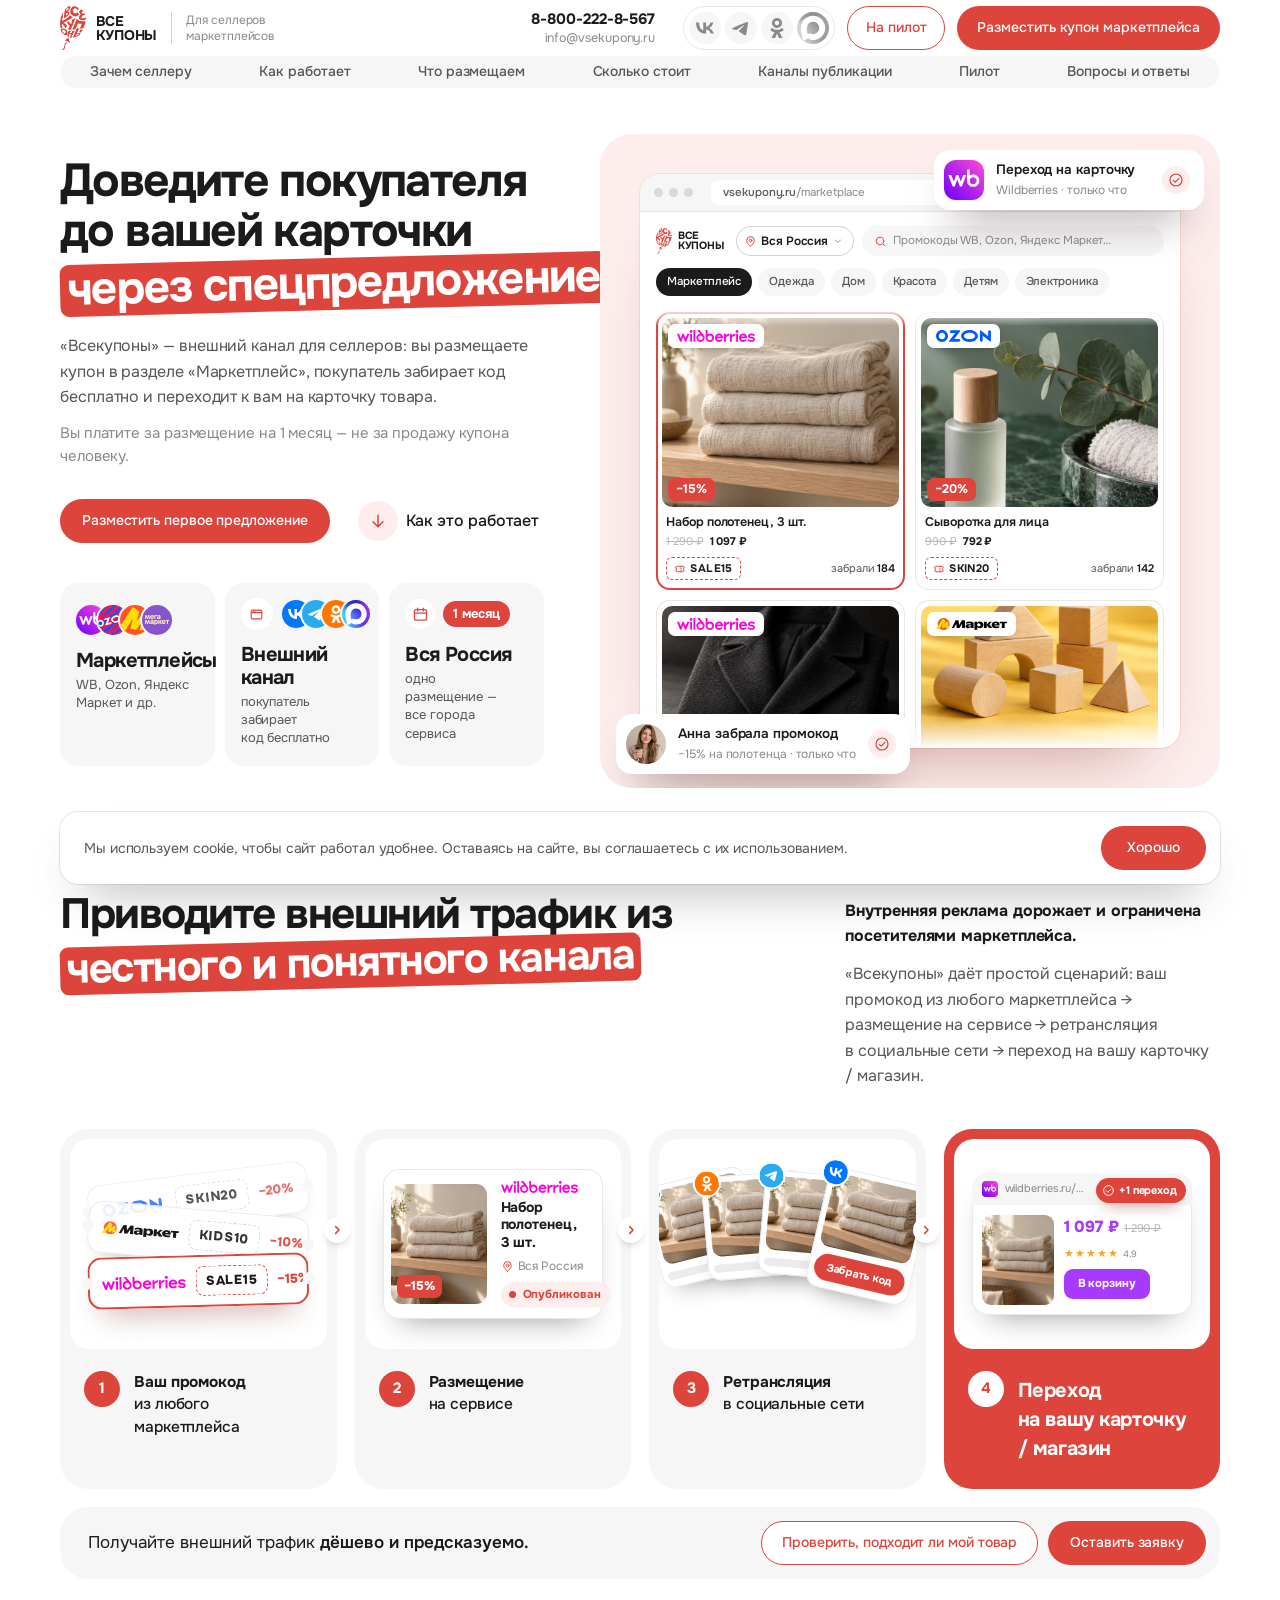
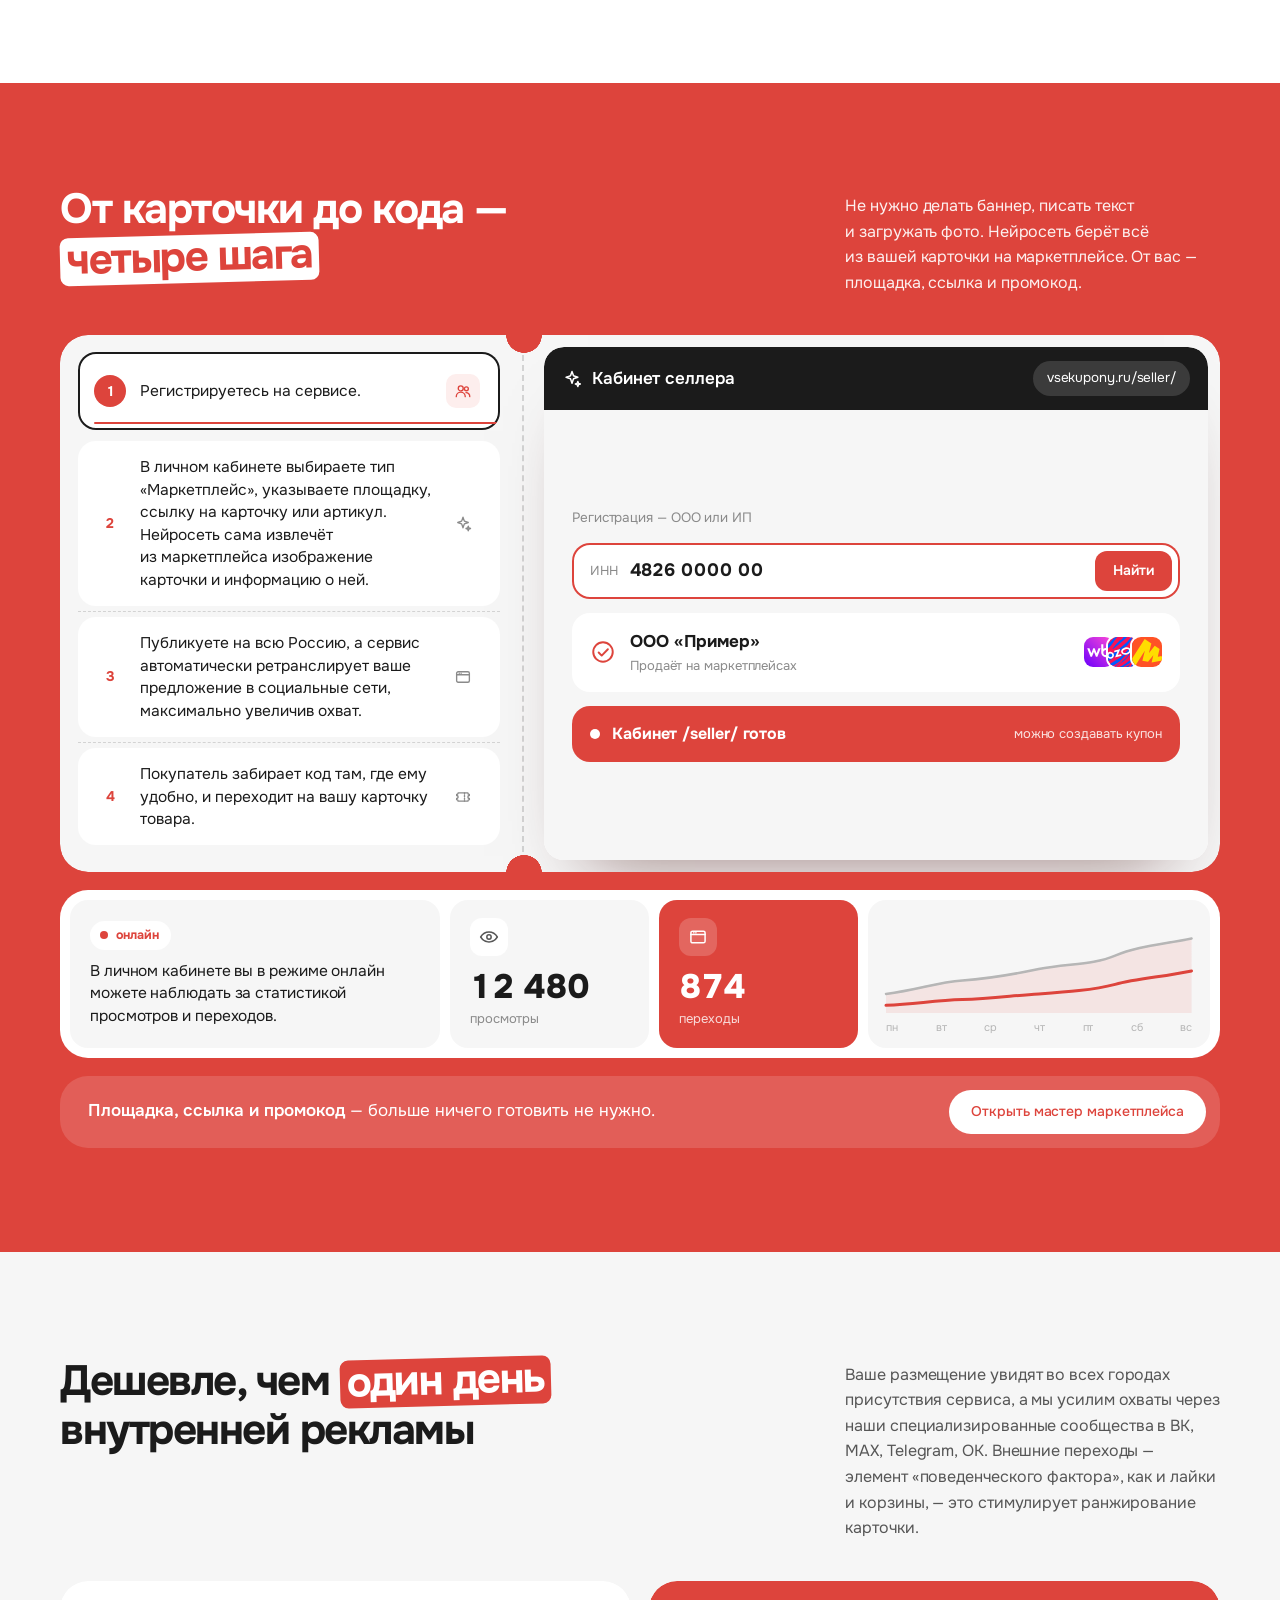
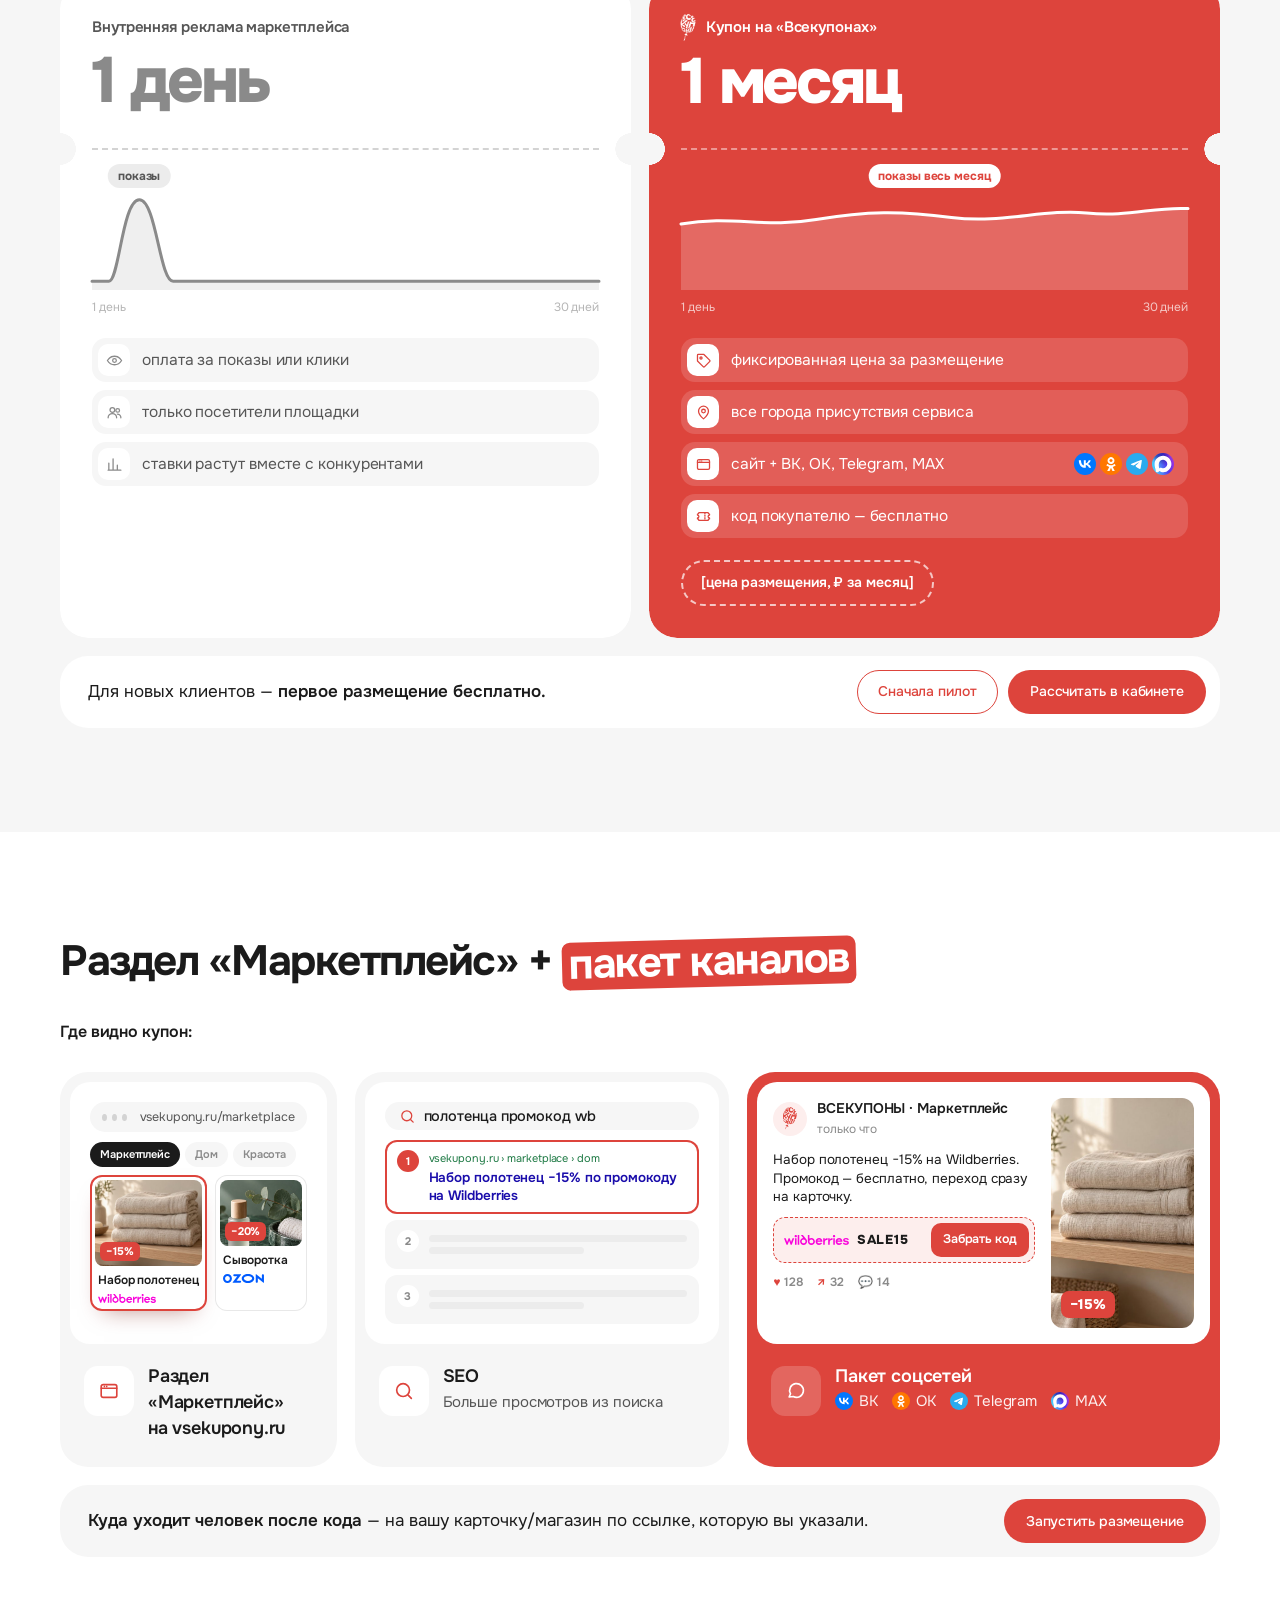
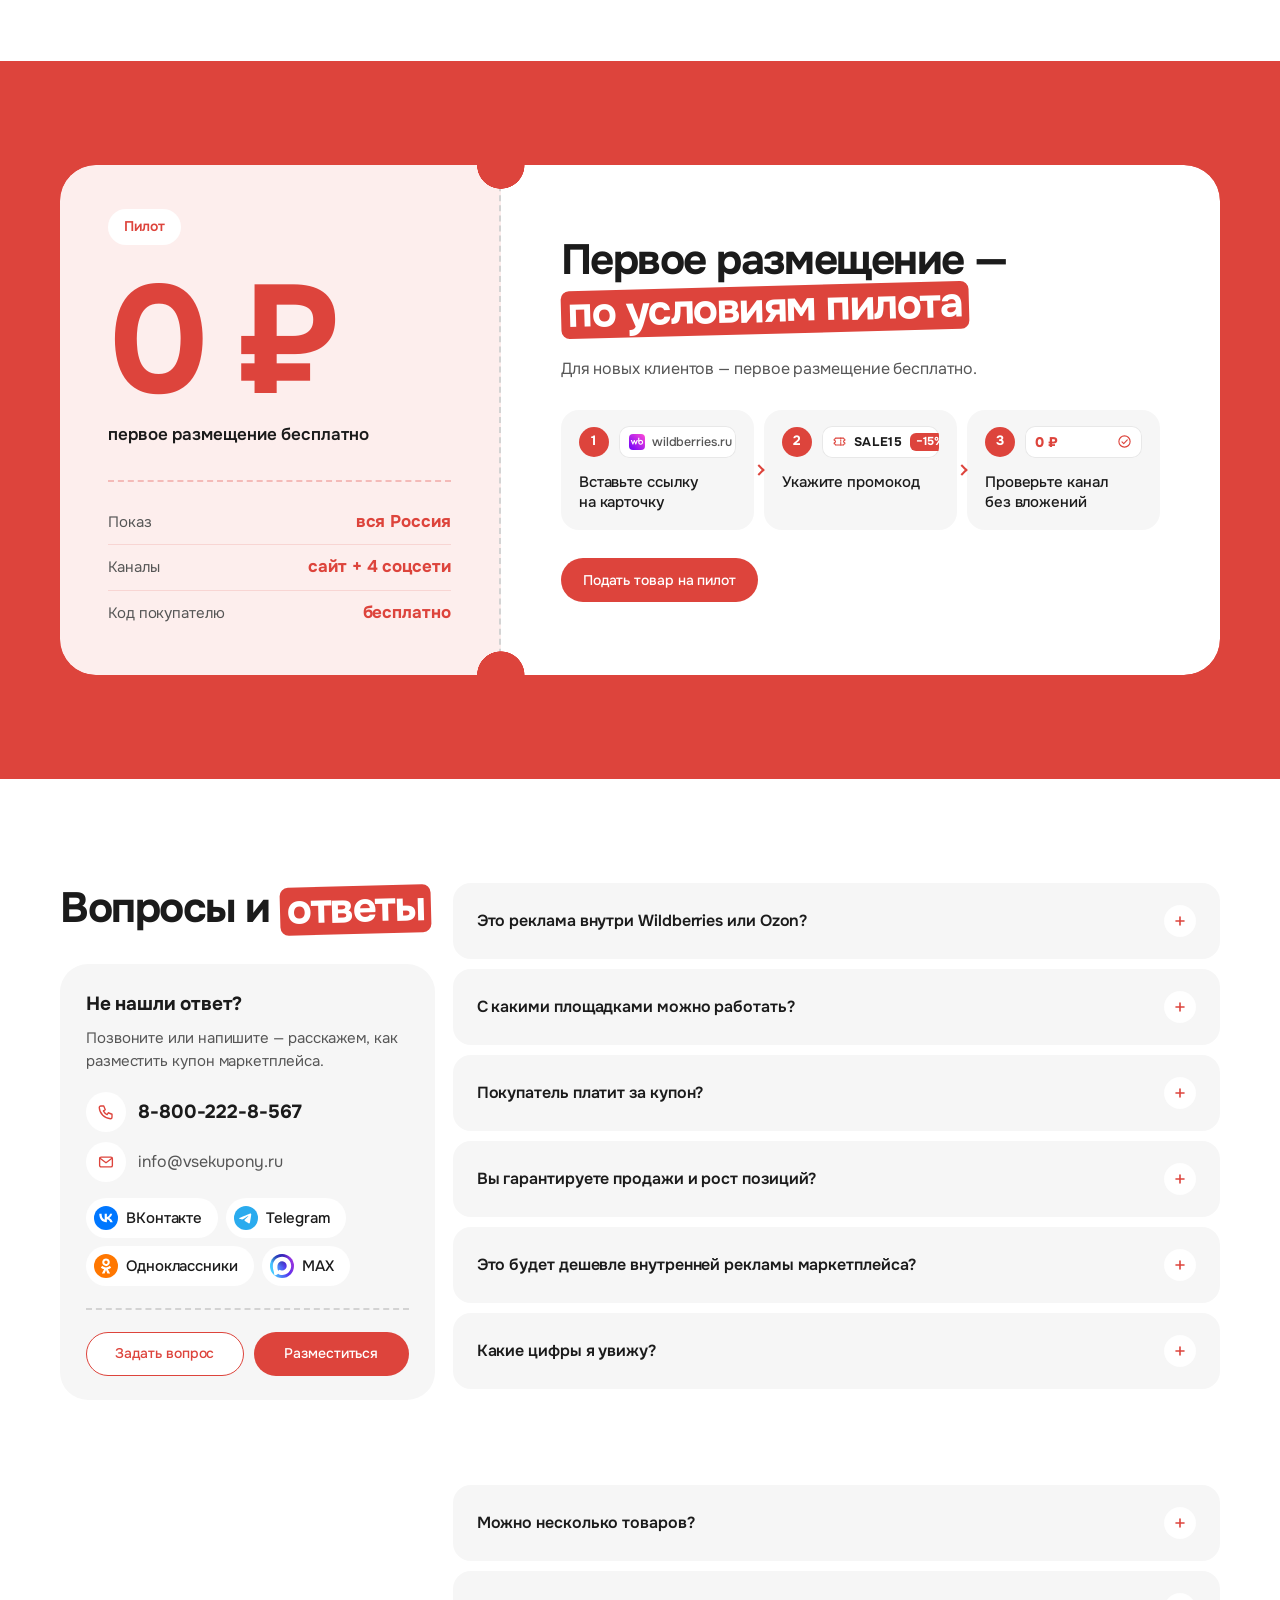
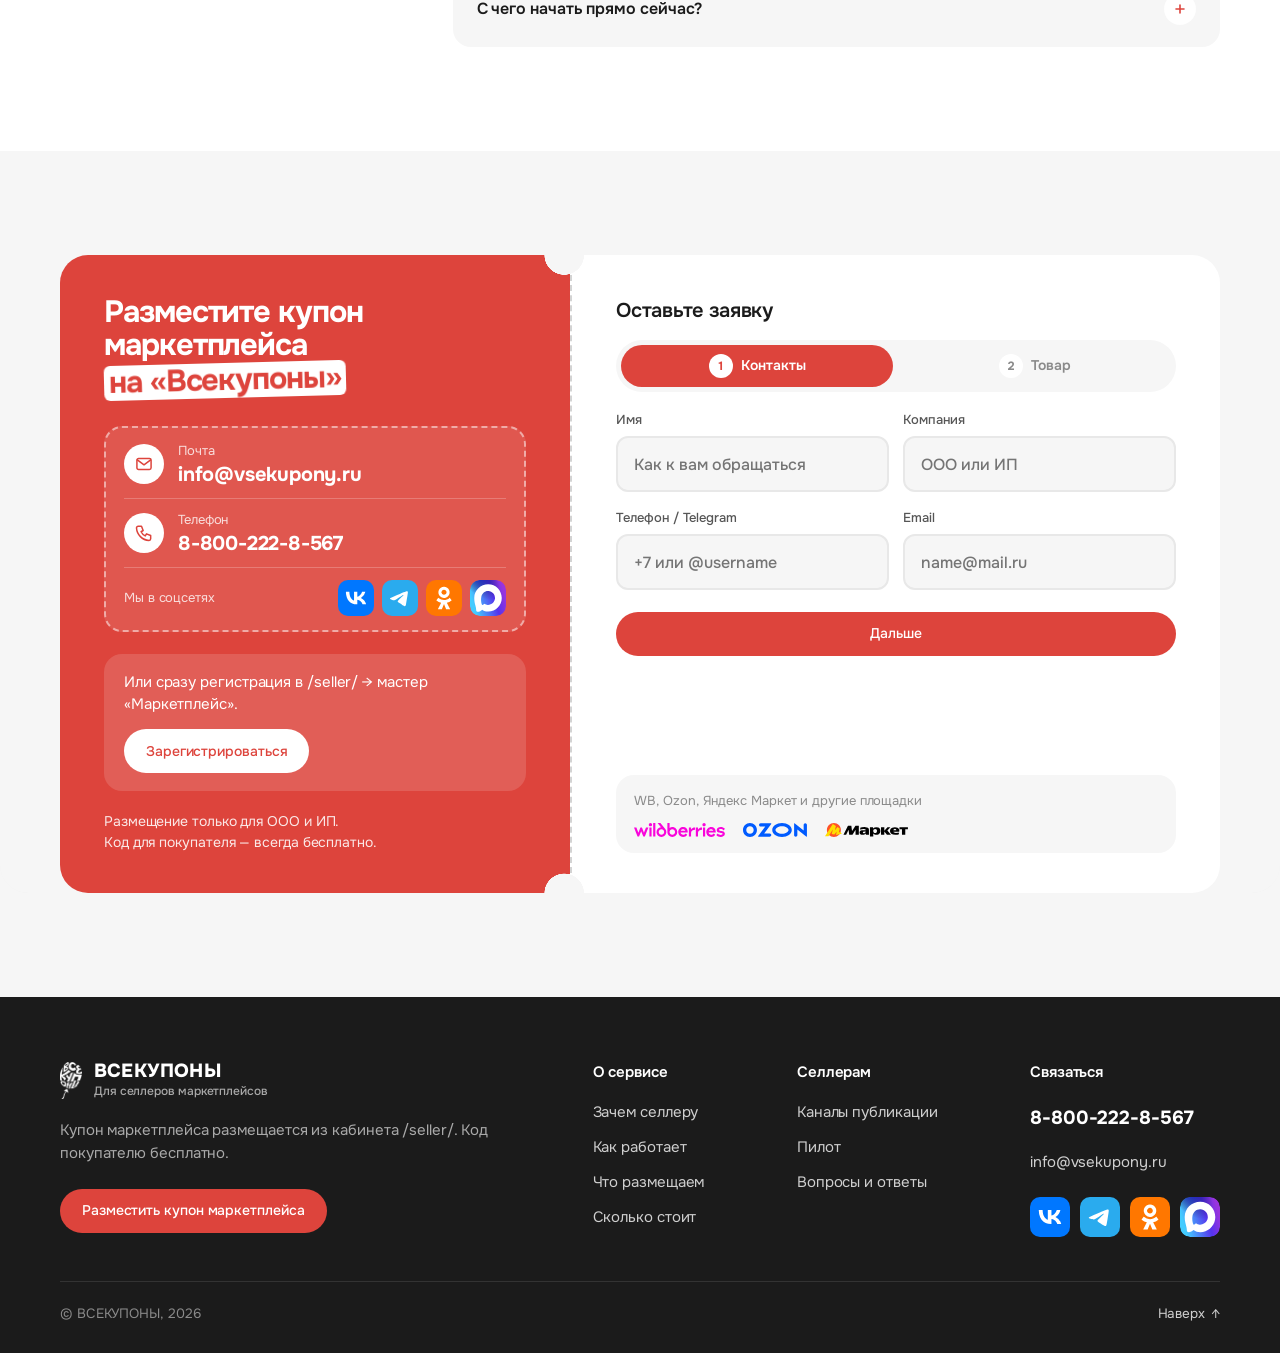
<file: marketplace-design.html>
<!doctype html>
<html lang="ru">
<head>
<meta charset="utf-8">
<meta name="robots" content="noindex, nofollow">
<meta name="viewport" content="width=device-width, initial-scale=1">
<title>ВСЕКУПОНЫ для селлеров маркетплейсов — дизайн лендинга</title>
<link rel="preconnect" href="https://fonts.googleapis.com">
<link rel="preconnect" href="https://fonts.gstatic.com" crossorigin>
<link href="https://fonts.googleapis.com/css2?family=Onest:wght@400;500;600;700;800&display=swap" rel="stylesheet">
<link rel="stylesheet" href="assets/business-design.css?v=20261019c">
<link rel="stylesheet" href="assets/marketplace-design.css?v=20261024j">
<link rel="icon" href="assets/brand/logo-red.png">
</head>
<body>

<!-- ===================================================================
     Лендинг для селлеров маркетплейсов — дизайн. Тексты и структура один
     в один с Ч/Б прототипом marketplace.html (правки 23.10.2026), визуальный
     язык и компоненты — с лендинга для бизнеса (index.html): фирменный
     #DD443C, слово-«ценник» в заголовке, купоны с вырезами, мини-интерфейсы.
     Общие стили и скрипты — business-design.css / business-design.js,
     свои блоки — marketplace-design.css, шаги формы заявки — marketplace.js
     (общий с прототипом), плашки первого экрана и согласие —
     marketplace-design.js. Товары, цены и цифры в мини-интерфейсах — пример.
     =================================================================== -->

<!-- Шапка -->
<header class="hd">
  <div class="wrap hd__in">
    <a class="logo" href="#top" aria-label="ВСЕКУПОНЫ для селлеров маркетплейсов">
      <img class="logo__mark" src="assets/brand/logo-red.png" alt="" width="26" height="44">
      <span class="logo__word">Все<br>купоны</span>
    </a>
    <span class="logo__tag">Для селлеров<br>маркетплейсов</span>

    <nav class="hd__nav" aria-label="Разделы">
      <a href="#why">Зачем селлеру</a>
      <a href="#steps">Как работает</a>
      <a href="#easy">Что размещаем</a>
      <a href="#price">Сколько стоит</a>
      <a href="#channels">Каналы публикации</a>
      <a href="#pilot">Пилот</a>
      <a href="#faq">Вопросы и&nbsp;ответы</a>
    </nav>

    <div class="hd__contacts">
      <a class="hd__phone" href="tel:88002228567">8-800-222-8-567</a>
      <a class="hd__mail" href="mailto:info@vsekupony.ru">info@vsekupony.ru</a>
    </div>
    <span class="hd__soc">
      <a href="https://vk.ru/vsekupony_biz" target="_blank" rel="noopener" title="ВКонтакте" aria-label="ВКонтакте" data-soc="vk"></a>
      <a href="https://t.me/vsekupony_bizz" target="_blank" rel="noopener" title="Telegram" aria-label="Telegram" data-soc="tg"></a>
      <a href="https://ok.ru/group/70000060912009" target="_blank" rel="noopener" title="Одноклассники" aria-label="Одноклассники" data-soc="ok"></a>
      <a href="https://max.ru/join/2eN5_3E8tOdDaSFXM5LEZzfrvuWgDR_QiqPF8-xUmv8" target="_blank" rel="noopener" title="MAX" aria-label="MAX" data-soc="max"></a>
    </span>
    <a class="btn btn--soft hd__pilot" href="#pilot">На пилот</a>
    <a class="btn btn--red hd__cta" href="#final">Разместить купон маркетплейса</a>
    <span class="hd__msoc"><a href="https://t.me/vsekupony_bizz" target="_blank" rel="noopener" aria-label="Telegram" data-soc="tg"></a><a href="https://max.ru/join/2eN5_3E8tOdDaSFXM5LEZzfrvuWgDR_QiqPF8-xUmv8" target="_blank" rel="noopener" aria-label="MAX" data-soc="max"></a></span>
    <button class="hd__burger" type="button" aria-label="Меню" aria-expanded="false" aria-controls="mnav" data-burger><i></i><i></i><i></i></button>
  </div>

  <!-- Мобильное меню: разделы, контакты и кнопки -->
  <div class="mnav" id="mnav" hidden data-mnav>
    <nav class="mnav__links" aria-label="Разделы (мобильное меню)">
      <a href="#why">Зачем селлеру</a>
      <a href="#steps">Как работает</a>
      <a href="#easy">Что размещаем</a>
      <a href="#price">Сколько стоит</a>
      <a href="#channels">Каналы публикации</a>
      <a href="#pilot">Пилот</a>
      <a href="#faq">Вопросы и&nbsp;ответы</a>
    </nav>
    <div class="mnav__ct">
      <a class="mnav__phone" href="tel:88002228567">8-800-222-8-567</a>
      <a class="mnav__mail" href="mailto:info@vsekupony.ru">info@vsekupony.ru</a>
      <span class="mnav__soc"><a href="https://vk.ru/vsekupony_biz" target="_blank" rel="noopener" aria-label="ВКонтакте" data-soc="vk"></a><a href="https://t.me/vsekupony_bizz" target="_blank" rel="noopener" aria-label="Telegram" data-soc="tg"></a><a href="https://ok.ru/group/70000060912009" target="_blank" rel="noopener" aria-label="Одноклассники" data-soc="ok"></a><a href="https://max.ru/join/2eN5_3E8tOdDaSFXM5LEZzfrvuWgDR_QiqPF8-xUmv8" target="_blank" rel="noopener" aria-label="MAX" data-soc="max"></a></span>
    </div>
    <div class="mnav__btns">
      <a class="btn btn--soft" href="#pilot">На пилот</a>
      <a class="btn btn--red" href="#final">Разместить купон маркетплейса</a>
    </div>
  </div>
</header>

<main id="top">

  <!-- Первый экран: «Быстрый аргумент» -->
  <section class="hero">
    <div class="wrap hero__in">
      <div class="hero__text">
        <h1>Доведите покупателя до&nbsp;вашей карточки <span class="tag">через спецпредложение</span></h1>
        <p class="lead">«Всекупоны» — внешний канал для селлеров: вы размещаете купон в&nbsp;разделе «Маркетплейс», покупатель забирает код бесплатно и&nbsp;переходит к&nbsp;вам на&nbsp;карточку товара.</p>
        <p class="mx-lead2">Вы платите за&nbsp;размещение на&nbsp;1&nbsp;месяц — не&nbsp;за&nbsp;продажу купона человеку.</p>
        <div class="hero__cta">
          <a class="btn btn--red btn--lg" href="#final">Разместить первое предложение</a>
          <a class="hero__link" href="#steps"><i data-ic="down"></i>Как это работает</a>
        </div>
        <!-- Факты первого экрана — те же фразы, что в прототипе, разложены карточками -->
        <ul class="hero__nums mx-nums">
          <li>
            <span class="mx-mps"><img src="assets/brand/mp/wildberries.svg" alt=""><img src="assets/brand/mp/ozon.svg" alt=""><img src="assets/brand/mp/yandex-market.svg" alt=""><img src="assets/brand/mp/megamarket.svg" alt=""></span>
            <b>Маркетплейсы</b>
            <span>WB, Ozon, Яндекс Маркет и&nbsp;др.</span>
          </li>
          <li>
            <span class="hn__ch"><i class="hn__site" data-ic="site"></i><span class="hn__soc"><i data-soc="vk"></i><i data-soc="tg"></i><i data-soc="ok"></i><i data-soc="max"></i></span></span>
            <b>Внешний канал</b>
            <span>покупатель забирает <br>код бесплатно</span>
          </li>
          <li>
            <span class="hn__price mx-cal"><i data-ic="cal"></i><em>1&nbsp;месяц</em></span>
            <b>Вся Россия</b>
            <span>одно размещение&nbsp;— <br>все города сервиса</span>
          </li>
        </ul>
      </div>

      <!-- Справа — раздел «Маркетплейс» на витрине: лента купонов селлеров
           прокручивается сама (business-design.js), поверх — покупатель забирает
           промокод и переходит на карточку (marketplace-design.js) -->
      <div class="hero__vis hx mx-hx" aria-hidden="true">
        <div class="hx__stage">
          <div class="hx__win">
            <div class="hx__bar"><i></i><i></i><i></i><span><b>vsekupony.ru</b>/marketplace</span></div>
            <div class="hx__app">
              <div class="hx__top">
                <span class="hx__brand"><img class="hx__logo" src="assets/brand/logo-red.png" alt=""><b>Все<br>купоны</b></span>
                <span class="hx__city"><i data-ic="pin"></i>Вся Россия<em data-ic="chev"></em></span>
                <span class="hx__search"><i data-ic="search"></i>Промокоды WB, Ozon, Яндекс Маркет…</span>
              </div>
              <div class="hx__cats"><span class="is-on">Маркетплейс</span><span>Одежда</span><span>Дом</span><span>Красота</span><span>Детям</span><span>Электроника</span></div>
              <div class="hx__feed" data-hx-feed>
                <div class="hx__track">
                  <div class="hx__grid">
                    <div class="hx__c is-hot" data-mx-card="0">
                      <div class="hx__ph" style="background-image:url('assets/products/towels.jpg');background-position:center 40%"><em>−15%</em><span class="mx-mp"><img src="assets/brand/mp/wildberries-full.svg" alt="Wildberries"></span></div>
                      <b>Набор полотенец, 3&nbsp;шт.</b><span class="mx-pr"><s>1&nbsp;290&nbsp;₽</s>1&nbsp;097&nbsp;₽</span>
                      <small class="mx-code"><span><i data-ic="ticket"></i>SALE15</span><em>забрали <u data-mx-count="0">184</u></em></small>
                    </div>
                    <div class="hx__c" data-mx-card="1">
                      <div class="hx__ph" style="background-image:url('assets/products/serum.jpg');background-position:center 45%"><em>−20%</em><span class="mx-mp"><img src="assets/brand/mp/ozon-full.svg" alt="Ozon"></span></div>
                      <b>Сыворотка для&nbsp;лица</b><span class="mx-pr"><s>990&nbsp;₽</s>792&nbsp;₽</span>
                      <small class="mx-code"><span><i data-ic="ticket"></i>SKIN20</span><em>забрали <u data-mx-count="1">142</u></em></small>
                    </div>
                    <div class="hx__c" data-mx-card="2">
                      <div class="hx__ph" style="background-image:url('assets/products/coat.jpg');background-position:center 45%"><em>−25%</em><span class="mx-mp"><img src="assets/brand/mp/wildberries-full.svg" alt="Wildberries"></span></div>
                      <b>Пальто шерстяное</b><span class="mx-pr"><s>8&nbsp;900&nbsp;₽</s>6&nbsp;675&nbsp;₽</span>
                      <small class="mx-code"><span><i data-ic="ticket"></i>WARM25</span><em>забрали <u data-mx-count="2">97</u></em></small>
                    </div>
                    <div class="hx__c" data-mx-card="3">
                      <div class="hx__ph" style="background-image:url('assets/products/toys.jpg');background-position:center 55%"><em>−10%</em><span class="mx-mp"><img src="assets/brand/mp/yandex-market-full.svg" alt="Яндекс Маркет"></span></div>
                      <b>Деревянный конструктор</b><span class="mx-pr"><s>1&nbsp;450&nbsp;₽</s>1&nbsp;305&nbsp;₽</span>
                      <small class="mx-code"><span><i data-ic="ticket"></i>KIDS10</span><em>забрали <u data-mx-count="3">76</u></em></small>
                    </div>
                    <div class="hx__c" data-mx-card="4">
                      <div class="hx__ph" style="background-image:url('assets/products/mugs.jpg');background-position:center 40%"><em>−15%</em><span class="mx-mp"><img src="assets/brand/mp/ozon-full.svg" alt="Ozon"></span></div>
                      <b>Набор кружек, 2&nbsp;шт.</b><span class="mx-pr"><s>1&nbsp;190&nbsp;₽</s>1&nbsp;012&nbsp;₽</span>
                      <small class="mx-code"><span><i data-ic="ticket"></i>CUP15</span><em>забрали <u data-mx-count="4">131</u></em></small>
                    </div>
                    <div class="hx__c" data-mx-card="5">
                      <div class="hx__ph" style="background-image:url('assets/products/manicure.jpg');background-position:center 50%"><em>−30%</em><span class="mx-mp"><img src="assets/brand/mp/megamarket-full.svg" alt="Мегамаркет"></span></div>
                      <b>Набор для&nbsp;маникюра</b><span class="mx-pr"><s>1&nbsp;700&nbsp;₽</s>1&nbsp;190&nbsp;₽</span>
                      <small class="mx-code"><span><i data-ic="ticket"></i>NAIL30</span><em>забрали <u data-mx-count="5">88</u></em></small>
                    </div>
                  </div>
                </div>
              </div>
            </div>
          </div>

          <div class="hx__ev hx__ev--top" data-mx-ev="1">
            <span class="ava mx-ev__mp" style="background-image:url('assets/brand/mp/wildberries.svg')"></span>
            <div><b>Переход на&nbsp;карточку</b><span>Wildberries · только что</span></div>
            <i class="hx__ok" data-ic="check"></i>
          </div>
          <div class="hx__ev" data-mx-ev="0">
            <span class="ava" style="background-image:url('social-kit/photos/people/anna.jpg')"></span>
            <div><b>Анна забрала промокод</b><span>−15% на&nbsp;полотенца · только что</span></div>
            <i class="hx__ok" data-ic="check"></i>
          </div>
        </div>
      </div>
    </div>
  </section>

  <!-- Зачем селлеру: сценарий из четырёх звеньев — мини-интерфейс на каждом -->
  <section class="sec" id="why">
    <div class="wrap">
      <div class="hrow">
        <div class="head">
          <h2>Приводите внешний трафик&nbsp;из <span class="tag tag--long">честного и&nbsp;понятного канала</span></h2>
        </div>
        <div class="hrow__txt">
          <p class="text"><b>Внутренняя реклама дорожает и&nbsp;ограничена посетителями маркетплейса.</b></p>
          <p class="text">«Всекупоны» даёт простой сценарий: ваш промокод из&nbsp;любого маркетплейса → размещение на&nbsp;сервисе → ретрансляция в&nbsp;социальные сети → переход на&nbsp;вашу карточку / магазин.</p>
        </div>
      </div>

      <ol class="path path--ui mx-path">
        <!-- 1. Промокоды селлера на разных площадках — стопка купонов -->
        <li>
          <div class="pv mx-pv">
            <div class="mx-codes">
              <div class="mx-cd"><img src="assets/brand/mp/ozon-full.svg" alt="Ozon"><b>SKIN20</b><em>−20%</em></div>
              <div class="mx-cd"><img src="assets/brand/mp/yandex-market-full.svg" alt="Яндекс Маркет"><b>KIDS10</b><em>−10%</em></div>
              <div class="mx-cd is-top"><img src="assets/brand/mp/wildberries-full.svg" alt="Wildberries"><b>SALE15</b><em>−15%</em></div>
            </div>
          </div>
          <div class="path__t"><span class="path__n">1</span><p><b>Ваш промокод</b><br>из&nbsp;любого маркетплейса</p></div>
        </li>
        <!-- 2. Купон на витрине сервиса -->
        <li>
          <div class="pv mx-pv">
            <div class="mx-cp">
              <span class="mx-cp__ph" style="background-image:url('assets/products/towels.jpg')"><em>−15%</em></span>
              <div class="mx-cp__b">
                <img src="assets/brand/mp/wildberries-full.svg" alt="Wildberries">
                <b>Набор полотенец, 3&nbsp;шт.</b>
                <span class="mx-cp__geo"><i data-ic="pin"></i>Вся Россия</span>
                <span class="mx-cp__st"><span class="dot"></span>Опубликован</span>
              </div>
            </div>
          </div>
          <div class="path__t"><span class="path__n">2</span><p><b>Размещение</b><br>на&nbsp;сервисе</p></div>
        </li>
        <!-- 3. Тот же купон — постами в соцсетях, веером -->
        <li>
          <div class="pv mx-pv">
            <div class="mx-fan">
              <div class="mx-post"><i data-soc="max"></i><span style="background-image:url('assets/products/towels.jpg')"></span><u></u></div>
              <div class="mx-post"><i data-soc="ok"></i><span style="background-image:url('assets/products/towels.jpg')"></span><u></u></div>
              <div class="mx-post"><i data-soc="tg"></i><span style="background-image:url('assets/products/towels.jpg')"></span><u></u></div>
              <div class="mx-post is-top"><i data-soc="vk"></i><span style="background-image:url('assets/products/towels.jpg')"></span><b>Забрать код</b></div>
            </div>
          </div>
          <div class="path__t"><span class="path__n">3</span><p><b>Ретрансляция</b><br>в&nbsp;социальные сети</p></div>
        </li>
        <!-- 4. Карточка товара на площадке, куда пришёл покупатель -->
        <li>
          <div class="pv mx-pv">
            <div class="mx-pdp">
              <div class="mx-pdp__bar"><img src="assets/brand/mp/wildberries.svg" alt=""><span>wildberries.ru/catalog/…</span></div>
              <div class="mx-pdp__in">
                <span class="mx-pdp__ph" style="background-image:url('assets/products/towels.jpg')"></span>
                <div>
                  <b>1&nbsp;097&nbsp;₽ <s>1&nbsp;290&nbsp;₽</s></b>
                  <span class="mx-pdp__stars">★★★★★ <small>4,9</small></span>
                  <span class="mx-pdp__btn">В&nbsp;корзину</span>
                </div>
              </div>
              <span class="mx-pdp__badge"><i data-ic="check"></i>+1 переход</span>
            </div>
          </div>
          <div class="path__t"><span class="path__n">4</span><p><b>Переход</b><br>на&nbsp;вашу карточку / магазин</p></div>
        </li>
      </ol>

      <div class="launch__foot mx-foot">
        <p class="text">Получайте внешний трафик <b>дёшево и&nbsp;предсказуемо.</b></p>
        <div class="mx-btns">
          <a class="btn btn--soft" href="#final">Проверить, подходит ли мой товар</a>
          <a class="btn btn--red" href="#final">Оставить заявку</a>
        </div>
      </div>
    </div>
  </section>

  <!-- Как это работает: четыре шага из ТЗ и экран кабинета на каждом шаге -->
  <section class="sec sec--red" id="steps">
    <div class="wrap">
      <div class="hrow">
        <div class="head">
          <h2>От&nbsp;карточки до&nbsp;кода&nbsp;— <span class="tag tag--w">четыре шага</span></h2>
        </div>
        <p class="text">Не&nbsp;нужно делать баннер, писать текст и&nbsp;загружать фото. Нейросеть берёт всё из&nbsp;вашей карточки на&nbsp;маркетплейсе. От&nbsp;вас&nbsp;— площадка, ссылка и&nbsp;промокод.</p>
      </div>

      <!-- Четыре шага из ТЗ — вкладки слева, справа экран кабинета на этом шаге.
           Переключаются сами и по клику (business-design.js, как AI-помощник);
           это показ, а не рабочая форма: товар, ИНН и цифры — пример -->
      <div class="aix mx-aix" id="easy" data-aix data-aix-hover>
        <div class="aix__l">
          <ol class="aix__tabs" role="tablist">
            <li><button type="button" role="tab" aria-selected="true"><em>1</em><span>Регистрируетесь на&nbsp;сервисе.</span><i class="aix__ic" data-ic="users"></i><i class="aix__bar"></i></button></li>
            <li><button type="button" role="tab"><em>2</em><span>В&nbsp;личном кабинете выбираете тип «Маркетплейс», указываете площадку, ссылку на&nbsp;карточку или артикул. Нейросеть сама извлечёт из&nbsp;маркетплейса изображение карточки и&nbsp;информацию о&nbsp;ней.</span><i class="aix__ic" data-ic="spark"></i><i class="aix__bar"></i></button></li>
            <li><button type="button" role="tab"><em>3</em><span>Публикуете на&nbsp;всю Россию, а&nbsp;сервис автоматически ретранслирует ваше предложение в&nbsp;социальные сети, максимально увеличив охват.</span><i class="aix__ic" data-ic="site"></i><i class="aix__bar"></i></button></li>
            <li><button type="button" role="tab"><em>4</em><span>Покупатель забирает код там, где ему удобно, и&nbsp;переходит на&nbsp;вашу карточку товара.</span><i class="aix__ic" data-ic="ticket"></i><i class="aix__bar"></i></button></li>
          </ol>
        </div>

        <div class="aix__win" aria-hidden="true">
          <div class="aix__top"><i data-ic="spark"></i><b>Кабинет селлера</b><span class="aix__ask">vsekupony.ru/seller/</span></div>

          <!-- 1. Регистрация: ИНН → компания найдена → кабинет готов -->
          <div class="aix__p mx-sc mx-sc--reg">
            <p class="aix__k">Регистрация&nbsp;— ООО или ИП</p>
            <div class="mx-inn"><span>ИНН</span><b>4826 0000 00</b><em>Найти</em></div>
            <div class="mx-org">
              <i data-ic="check"></i>
              <div><b>ООО «Пример»</b><span>Продаёт на&nbsp;маркетплейсах</span></div>
              <span class="mx-mpline"><img src="assets/brand/mp/wildberries.svg" alt=""><img src="assets/brand/mp/ozon.svg" alt=""><img src="assets/brand/mp/yandex-market.svg" alt=""></span>
            </div>
            <div class="mx-ready"><span class="dot"></span><b>Кабинет /seller/ готов</b><em>можно создавать купон</em></div>
          </div>

          <!-- 2. Тип «Маркетплейс», площадка и ссылка — сервис сам тянет карточку -->
          <div class="aix__p mx-sc mx-sc--pull">
            <div class="mx-types"><span>Региональный</span><span class="is-on">Маркетплейс</span><span>Для&nbsp;бизнеса</span></div>
            <div class="mx-link"><img src="assets/brand/mp/wildberries-full.svg" alt="Wildberries"><span>wildberries.ru/catalog/184239517</span><i data-ic="spark"></i></div>
            <div class="mx-pull">
              <span class="mx-pull__ph" style="background-image:url('assets/products/towels.jpg')"><em>3 фото</em></span>
              <ul>
                <li><span>Название</span><b>Набор полотенец, 3&nbsp;шт.</b></li>
                <li><span>Цена</span><b>1&nbsp;290&nbsp;₽</b></li>
                <li><span>Категория</span><b>Товары для&nbsp;дома</b></li>
                <li><span>Текст купона</span><b>написала нейросеть</b></li>
              </ul>
            </div>
            <p class="mx-self"><i data-ic="spark"></i>Сервис сам: забирает фото, берёт название и&nbsp;цену, ставит категорию, пишет текст</p>
          </div>

          <!-- 3. Публикация на всю Россию + каналы -->
          <div class="aix__p mx-sc mx-sc--pub">
            <div class="mx-pub">
              <div class="mx-cpn">
                <span class="mx-cpn__ph" style="background-image:url('assets/products/towels.jpg')"><em>−15%</em><span class="mx-mp"><img src="assets/brand/mp/wildberries-full.svg" alt="Wildberries"></span></span>
                <div class="mx-cpn__b">
                  <b>Набор полотенец, 3&nbsp;шт.</b>
                  <span class="mx-pr"><s>1&nbsp;290&nbsp;₽</s>1&nbsp;097&nbsp;₽</span>
                  <span class="mx-cpn__code"><i data-ic="ticket"></i>SALE15</span>
                </div>
              </div>
              <div class="mx-chl">
                <div class="mx-geo"><i data-ic="pin"></i><span>Где показывать</span><b>Вся Россия</b></div>
                <ul>
                  <li><i class="mx-chl__site" data-ic="site"></i><span>vsekupony.ru</span></li>
                  <li><i data-soc="vk"></i><span>ВК</span></li>
                  <li><i data-soc="ok"></i><span>ОК</span></li>
                  <li><i data-soc="tg"></i><span>Telegram</span></li>
                  <li><i data-soc="max"></i><span>MAX</span></li>
                </ul>
                <span class="mx-go">Опубликовать на&nbsp;всю Россию</span>
              </div>
            </div>
          </div>

          <!-- 4. Покупатель: забрал код → перешёл на карточку -->
          <div class="aix__p mx-sc mx-sc--buy">
            <div class="mx-buy">
              <div class="mx-take">
                <span class="mx-take__ph" style="background-image:url('assets/products/towels.jpg')"></span>
                <b>Набор полотенец −15%</b>
                <span class="mx-take__code"><u>SALE15</u><em>скопирован</em></span>
                <span class="mx-take__btn">Перейти на&nbsp;карточку</span>
              </div>
              <i class="mx-buy__arr" data-ic="spark"></i>
              <div class="mx-pdp mx-pdp--big">
                <div class="mx-pdp__bar"><img src="assets/brand/mp/wildberries.svg" alt=""><span>wildberries.ru/catalog/184239517</span></div>
                <div class="mx-pdp__in">
                  <span class="mx-pdp__ph" style="background-image:url('assets/products/towels.jpg')"></span>
                  <div>
                    <small class="mx-pdp__t">Набор полотенец, 3&nbsp;шт.</small>
                    <span class="mx-pdp__stars">★★★★★ <small>4,9 · 1&nbsp;284 оценки</small></span>
                    <b>1&nbsp;097&nbsp;₽ <s>1&nbsp;290&nbsp;₽</s></b>
                    <span class="mx-pdp__promo"><i data-ic="ticket"></i>SALE15 применён<em>−15%</em></span>
                    <span class="mx-pdp__btn">В&nbsp;корзину</span>
                    <span class="mx-pdp__dl">Доставка завтра</span>
                  </div>
                </div>
                <span class="mx-pdp__badge"><i data-ic="check"></i>+1 переход с&nbsp;«Всекупонов»</span>
              </div>
            </div>
          </div>
        </div>
      </div>

      <!-- Статистика в кабинете: какие цифры видит селлер -->
      <div class="mx-stat">
        <div class="mx-stat__t">
          <span class="mx-live"><span class="dot"></span>онлайн</span>
          <p>В&nbsp;личном кабинете вы&nbsp;в&nbsp;режиме онлайн можете наблюдать за&nbsp;статистикой просмотров и&nbsp;переходов.</p>
        </div>
        <div class="mx-stat__n"><i data-ic="eye"></i><div><b>12 480</b><span>просмотры</span></div></div>
        <div class="mx-stat__n is-red"><i data-ic="site"></i><div><b>874</b><span>переходы</span></div></div>
        <div class="mx-stat__ch" aria-hidden="true">
          <svg viewBox="0 0 280 90" preserveAspectRatio="none">
            <path class="mx-stat__a" d="M0 70 C 30 66, 45 58, 70 56 S 115 50, 140 44 S 190 40, 210 30 S 255 18, 280 12 L 280 90 L 0 90 Z"/>
            <path class="mx-stat__l1" d="M0 70 C 30 66, 45 58, 70 56 S 115 50, 140 44 S 190 40, 210 30 S 255 18, 280 12"/>
            <path class="mx-stat__l2" d="M0 82 C 30 80, 45 77, 70 76 S 115 72, 140 70 S 190 66, 210 60 S 255 52, 280 46"/>
          </svg>
          <div class="mx-stat__days"><span>пн</span><span>вт</span><span>ср</span><span>чт</span><span>пт</span><span>сб</span><span>вс</span></div>
        </div>
      </div>

      <div class="launch__foot">
        <p class="text"><b>Площадка, ссылка и&nbsp;промокод</b>&nbsp;— больше ничего готовить не&nbsp;нужно.</p>
        <a class="btn btn--white" href="#final">Открыть мастер маркетплейса</a>
      </div>
    </div>
  </section>

  <!-- Сколько стоит: месяц размещения против дня внутренней рекламы.
       Цены в ТЗ нет — в купоне место под цифру -->
  <section class="sec sec--gray" id="price">
    <div class="wrap">
      <div class="hrow">
        <div class="head">
          <h2>Дешевле, чем <span class="tag">один день</span> внутренней рекламы</h2>
        </div>
        <p class="text">Ваше размещение увидят во&nbsp;всех городах присутствия сервиса, а&nbsp;мы&nbsp;усилим охваты через наши специализированные сообщества в&nbsp;ВК, MAX, Telegram, ОК. Внешние переходы&nbsp;— элемент «поведенческого фактора», как и&nbsp;лайки и&nbsp;корзины,&nbsp;— это стимулирует ранжирование карточки.</p>
      </div>

      <!-- Два купона: срок крупно, график показов за 30 дней, пункты из ТЗ -->
      <div class="mx-cmp">
        <div class="mx-cmp__c">
          <div class="mx-cmp__top">
            <span class="mx-cmp__k">Внутренняя реклама маркетплейса</span>
            <b class="mx-cmp__big">1 день</b>
          </div>
          <div class="mx-cmp__ch" aria-hidden="true">
            <svg viewBox="0 0 300 100" preserveAspectRatio="none">
              <path class="mx-ch__a" d="M0 92 L 10 92 C 16 92, 18 18, 28 18 C 38 18, 40 92, 48 92 L 300 92 L 300 100 L 0 100 Z"/>
              <path class="mx-ch__l" d="M0 92 L 10 92 C 16 92, 18 18, 28 18 C 38 18, 40 92, 48 92 L 300 92"/>
            </svg>
            <span class="mx-cmp__pin" style="left:9.3%">показы</span>
            <div class="mx-cmp__ax"><span>1&nbsp;день</span><span>30&nbsp;дней</span></div>
          </div>
          <ul>
            <li><i data-ic="eye"></i>оплата за&nbsp;показы или клики</li>
            <li><i data-ic="users"></i>только посетители площадки</li>
            <li><i data-ic="chart"></i>ставки растут вместе с&nbsp;конкурентами</li>
          </ul>
        </div>
        <div class="mx-cmp__c mx-cmp__c--us">
          <div class="mx-cmp__top">
            <span class="mx-cmp__k"><img src="assets/brand/logo-white.png" alt="">Купон на&nbsp;«Всекупонах»</span>
            <b class="mx-cmp__big">1 месяц</b>
          </div>
          <div class="mx-cmp__ch" aria-hidden="true">
            <svg viewBox="0 0 300 100" preserveAspectRatio="none">
              <path class="mx-ch__a" d="M0 40 C 30 32, 50 44, 80 36 S 130 28, 160 34 S 215 26, 240 30 S 280 24, 300 26 L 300 100 L 0 100 Z"/>
              <path class="mx-ch__l" d="M0 40 C 30 32, 50 44, 80 36 S 130 28, 160 34 S 215 26, 240 30 S 280 24, 300 26"/>
            </svg>
            <span class="mx-cmp__pin" style="left:50%">показы весь месяц</span>
            <div class="mx-cmp__ax"><span>1&nbsp;день</span><span>30&nbsp;дней</span></div>
          </div>
          <ul>
            <li><i data-ic="f-tag"></i>фиксированная цена за&nbsp;размещение</li>
            <li><i data-ic="pin"></i>все города присутствия сервиса</li>
            <li><i data-ic="site"></i>сайт + ВК, ОК, Telegram, MAX<span class="mx-cmp__soc"><i data-soc="vk"></i><i data-soc="ok"></i><i data-soc="tg"></i><i data-soc="max"></i></span></li>
            <li><i data-ic="ticket"></i>код покупателю&nbsp;— бесплатно</li>
          </ul>
          <span class="mx-cmp__sum">[цена размещения, ₽ за&nbsp;месяц]</span>
        </div>
      </div>

      <div class="launch__foot mx-foot">
        <p class="text">Для новых клиентов&nbsp;— <b>первое размещение бесплатно.</b></p>
        <div class="mx-btns">
          <a class="btn btn--soft" href="#pilot">Сначала пилот</a>
          <a class="btn btn--red" href="#final">Рассчитать в&nbsp;кабинете</a>
        </div>
      </div>
    </div>
  </section>

  <!-- Где видно + каналы: одно и то же предложение в трёх местах -->
  <section class="sec" id="channels">
    <div class="wrap">
      <div class="head mx-ch__h">
        <h2>Раздел «Маркетплейс» + <span class="tag">пакет каналов</span></h2>
        <p class="text mx-kick">Где видно купон:</p>
      </div>
      <div class="chs chs--ui mx-chs">
        <!-- Витрина: раздел «Маркетплейс», купон селлера среди других -->
        <div class="ch">
          <div class="chv mx-chv">
            <div class="chv__bar"><i></i><i></i><i></i><span>vsekupony.ru/marketplace</span></div>
            <div class="mx-shop">
              <div class="mx-shop__tabs"><span class="is-on">Маркетплейс</span><span>Дом</span><span>Красота</span></div>
              <div class="mx-shop__grid">
                <div class="mx-shop__c is-me"><span style="background-image:url('assets/products/towels.jpg')"><em>−15%</em></span><b>Набор полотенец</b><img src="assets/brand/mp/wildberries-full.svg" alt=""></div>
                <div class="mx-shop__c"><span style="background-image:url('assets/products/serum.jpg')"><em>−20%</em></span><b>Сыворотка</b><img src="assets/brand/mp/ozon-full.svg" alt=""></div>
              </div>
            </div>
          </div>
          <div class="ch__t"><span class="ch__ic" data-ic="site"></span><div><h3>Раздел «Маркетплейс» на&nbsp;vsekupony.ru</h3></div></div>
        </div>
        <!-- Поиск: страница купона в выдаче -->
        <div class="ch">
          <div class="chv mx-chv">
            <div class="chv__q"><i data-ic="search"></i>полотенца промокод wb</div>
            <div class="mx-serp">
              <div class="mx-serp__r is-me"><em>1</em><div><small>vsekupony.ru › marketplace › dom</small><b>Набор полотенец −15% по&nbsp;промокоду на&nbsp;Wildberries</b></div></div>
              <div class="mx-serp__r"><em>2</em><div><u></u><u></u></div></div>
              <div class="mx-serp__r"><em>3</em><div><u></u><u></u></div></div>
            </div>
          </div>
          <div class="ch__t"><span class="ch__ic" data-ic="search"></span><div><h3>SEO</h3><p>Больше просмотров из&nbsp;поиска</p></div></div>
        </div>
        <!-- Соцсети: тот же купон постом в сообществах -->
        <div class="ch ch--wide">
          <div class="chv chv--post mx-post2">
            <div class="chv__post">
              <div class="chv__au"><img src="assets/brand/logo-red.png" alt=""><div><b>ВСЕКУПОНЫ · Маркетплейс</b><span>только что</span></div></div>
              <p>Набор полотенец −15% на&nbsp;Wildberries. Промокод&nbsp;— бесплатно, переход сразу на&nbsp;карточку.</p>
              <div class="mx-post2__code"><img src="assets/brand/mp/wildberries-full.svg" alt=""><u>SALE15</u><span class="chv__btn">Забрать код</span></div>
              <div class="mx-post2__re"><span><i>♥</i>128</span><span><i>↗</i>32</span><span><i>💬</i>14</span></div>
            </div>
            <span class="chv__img" style="background-image:url('assets/products/towels.jpg')"><em>−15%</em></span>
          </div>
          <div class="ch__t">
            <span class="ch__ic" data-ic="chat"></span>
            <div><h3>Пакет соцсетей</h3>
              <div class="ch__soc"><span><i data-soc="vk"></i>ВК</span><span><i data-soc="ok"></i>ОК</span><span><i data-soc="tg"></i>Telegram</span><span><i data-soc="max"></i>MAX</span></div>
            </div>
          </div>
        </div>
      </div>

      <div class="launch__foot ch__foot">
        <p class="text"><b>Куда уходит человек после кода</b>&nbsp;— на&nbsp;вашу карточку/магазин по&nbsp;ссылке, которую вы указали.</p>
        <a class="btn btn--red" href="#final">Запустить размещение</a>
      </div>
    </div>
  </section>

  <!-- Пилот — большой купон -->
  <section class="sec sec--red" id="pilot">
    <div class="wrap">
      <div class="pilot">
        <div class="pilot__l">
          <span class="pilot__k">Пилот</span>
          <div class="pilot__num"><b>0&nbsp;₽</b><span>первое размещение бесплатно</span></div>
          <dl class="pilot__rows">
            <div><dt>Показ</dt><dd>вся Россия</dd></div>
            <div><dt>Каналы</dt><dd>сайт + 4&nbsp;соцсети</dd></div>
            <div><dt>Код покупателю</dt><dd>бесплатно</dd></div>
          </dl>
        </div>
        <div class="pilot__r">
          <h2>Первое размещение&nbsp;— <span class="tag tag--long">по&nbsp;условиям пилота</span></h2>
          <p class="text">Для новых клиентов&nbsp;— первое размещение бесплатно.</p>
          <ol class="pilot__steps mx-psteps">
            <li><div class="mx-psh"><em>1</em><span class="mx-psv mx-psv--link"><img src="assets/brand/mp/wildberries.svg" alt="">wildberries.ru</span></div><span>Вставьте ссылку на&nbsp;карточку</span></li>
            <li><div class="mx-psh"><em>2</em><span class="mx-psv mx-psv--code"><i data-ic="ticket"></i>SALE15<b>−15%</b></span></div><span>Укажите промокод</span></li>
            <li><div class="mx-psh"><em>3</em><span class="mx-psv mx-psv--ok"><b>0&nbsp;₽</b><i data-ic="check"></i></span></div><span>Проверьте канал без&nbsp;вложений</span></li>
          </ol>
          <a class="btn btn--red btn--lg" href="#final">Подать товар на&nbsp;пилот</a>
        </div>
      </div>
    </div>
  </section>

  <!-- FAQ — лист «FAQ» из ТЗ, глазами селлера (правки 23.10.2026) -->
  <section class="sec" id="faq">
    <div class="wrap faq">
      <div class="faq__aside">
        <div class="head">
          <h2>Вопросы и&nbsp;<span class="tag">ответы</span></h2>
        </div>
        <div class="ask">
          <b>Не&nbsp;нашли ответ?</b>
          <p>Позвоните или напишите&nbsp;— расскажем, как разместить купон маркетплейса.</p>
          <ul class="ask__ct">
            <li><a href="tel:88002228567"><i data-ic="phone"></i><b>8-800-222-8-567</b></a></li>
            <li><a href="mailto:info@vsekupony.ru"><i data-ic="mail"></i><span>info@vsekupony.ru</span></a></li>
          </ul>
          <div class="ask__msg">
            <a href="https://vk.ru/vsekupony_biz" target="_blank" rel="noopener"><i data-soc="vk"></i>ВКонтакте</a>
            <a href="https://t.me/vsekupony_bizz" target="_blank" rel="noopener"><i data-soc="tg"></i>Telegram</a>
            <a href="https://ok.ru/group/70000060912009" target="_blank" rel="noopener"><i data-soc="ok"></i>Одноклассники</a>
            <a href="https://max.ru/join/2eN5_3E8tOdDaSFXM5LEZzfrvuWgDR_QiqPF8-xUmv8" target="_blank" rel="noopener"><i data-soc="max"></i>MAX</a>
          </div>
          <div class="ask__btns mx-ask__btns">
            <a class="btn btn--soft" href="#final">Задать вопрос</a>
            <a class="btn btn--red" href="#final">Разместиться</a>
          </div>
        </div>
      </div>

      <div class="faq__list" data-faq>
        <details>
          <summary>Это реклама внутри Wildberries или Ozon?</summary>
          <p>Нет. Вы&nbsp;размещаете предложение на&nbsp;«Всекупонах». Покупатель забирает код у&nbsp;нас и&nbsp;переходит на&nbsp;вашу карточку по&nbsp;ссылке.</p>
        </details>
        <details>
          <summary>С&nbsp;какими площадками можно работать?</summary>
          <p>Сценарий для селлеров маркетплейсов: WB, Ozon, Яндекс Маркет и&nbsp;другие&nbsp;— в&nbsp;рамках пилота. Точный список площадок подтверждаем перед стартом.</p>
        </details>
        <details>
          <summary>Покупатель платит за&nbsp;купон?</summary>
          <p>Нет. Код бесплатный. Размещение оплачивает рекламодатель.</p>
        </details>
        <details>
          <summary>Вы гарантируете продажи и&nbsp;рост позиций?</summary>
          <p>Нет. Мы&nbsp;даём показ, код и&nbsp;переход. Заказы и&nbsp;место в&nbsp;выдаче площадки&nbsp;— уже ваша карточка, цена, остаток и&nbsp;правила МП.</p>
        </details>
        <details>
          <summary>Это будет дешевле внутренней рекламы маркетплейса?</summary>
          <p>Не&nbsp;обещаем. После теста сравните сами: что ушло на&nbsp;размещение и&nbsp;что получили по&nbsp;переходам и&nbsp;заборам кода.</p>
        </details>
        <details>
          <summary>Какие цифры я&nbsp;увижу?</summary>
          <p>В&nbsp;кабинете «Всекупоны»: просмотры, переходы, сколько раз забрали код. Корзину и&nbsp;заказ на&nbsp;площадке смотрите у&nbsp;себя.</p>
        </details>
        <details>
          <summary>Кто может размещать?</summary>
          <p>ООО и&nbsp;ИП. Самозанятым&nbsp;— нет.</p>
        </details>
        <details>
          <summary>Можно несколько товаров?</summary>
          <p>Да, отдельными купонами&nbsp;— в&nbsp;рамках пилота и&nbsp;модерации.</p>
        </details>
        <details>
          <summary>С&nbsp;чего начать прямо сейчас?</summary>
          <p>Кидайте заявку со&nbsp;ссылкой на&nbsp;карточку или регистрируйтесь в&nbsp;/seller/ и&nbsp;создавайте купон типа «Маркетплейс».</p>
        </details>
      </div>
    </div>
  </section>

  <!-- Финал: заявка в два шага из ТЗ (marketplace.js) -->
  <section class="sec sec--gray" id="final">
    <div class="wrap final">
      <div class="final__text">
        <h2>Разместите купон маркетплейса <span class="tag tag--w">на&nbsp;«Всекупоны»</span></h2>
        <ul class="final__ct">
          <li><a href="mailto:info@vsekupony.ru"><i data-ic="mail"></i><div><span>Почта</span><b>info@vsekupony.ru</b></div></a></li>
          <li><a href="tel:88002228567"><i data-ic="phone"></i><div><span>Телефон</span><b>8-800-222-8-567</b></div></a></li>
          <li class="final__socli"><span>Мы в&nbsp;соцсетях</span><span class="final__soc"><a href="https://vk.ru/vsekupony_biz" target="_blank" rel="noopener" aria-label="ВКонтакте" data-soc="vk"></a><a href="https://t.me/vsekupony_bizz" target="_blank" rel="noopener" aria-label="Telegram" data-soc="tg"></a><a href="https://ok.ru/group/70000060912009" target="_blank" rel="noopener" aria-label="Одноклассники" data-soc="ok"></a><a href="https://max.ru/join/2eN5_3E8tOdDaSFXM5LEZzfrvuWgDR_QiqPF8-xUmv8" target="_blank" rel="noopener" aria-label="MAX" data-soc="max"></a></span></li>
        </ul>
        <div class="mx-reg">
          <p>Или сразу регистрация в&nbsp;/seller/ → мастер «Маркетплейс».</p>
          <a class="btn btn--white" href="https://ivanweb1.github.io/coupon-prototype/register.html">Зарегистрироваться</a>
        </div>
        <div class="final__cta">
          <p class="small">Размещение только для&nbsp;ООО и&nbsp;ИП.<br>Код для&nbsp;покупателя&nbsp;— всегда бесплатно.</p>
        </div>
      </div>

      <form class="form mx-form" id="mpForm" novalidate>
        <div class="form__head">
          <p class="form__title">Оставьте заявку</p>
          <div class="mx-ftabs"><span class="is-on" data-ftab="1"><em>1</em>Контакты</span><span data-ftab="2"><em>2</em>Товар</span></div>
        </div>
        <fieldset class="mx-form__fs" data-form-step="1">
          <label><span>Имя</span><input name="name" required placeholder="Как к&nbsp;вам обращаться" autocomplete="name" maxlength="40"></label>
          <label><span>Компания</span><input name="company" required placeholder="ООО или ИП" autocomplete="organization" maxlength="80"></label>
          <label><span>Телефон / Telegram</span><input name="contact" required placeholder="+7 или @username" maxlength="40"></label>
          <label><span>Email</span><input name="email" type="email" inputmode="email" placeholder="name@mail.ru" autocomplete="email" maxlength="80"></label>
          <button class="btn btn--red btn--lg" type="button" data-form-next>Дальше</button>
        </fieldset>
        <fieldset class="mx-form__fs" data-form-step="2" hidden>
          <label><span>Площадка</span>
            <span class="form__sel"><select name="mp" required>
              <option value="">Выберите</option>
              <option>Wildberries</option><option>Ozon</option><option>Яндекс Маркет</option><option>Другая</option>
            </select></span>
          </label>
          <label><span>Ссылка на&nbsp;карточку или магазин</span><input name="url" required placeholder="https://"></label>
          <label><span>Категория</span><input name="cat" placeholder="Например, товары для дома"></label>
          <label><span>Цель теста</span><input name="goal" placeholder="Например, внешний трафик на новинку"></label>
          <label class="form__agree"><input type="checkbox" name="agree" data-agree><i></i><span>Соглашаюсь с&nbsp;<a href="#consent" data-consent-open>обработкой персональных данных</a></span></label>
          <div class="mx-form__btns">
            <button class="btn btn--soft btn--lg" type="button" data-form-back>Назад</button>
            <button class="btn btn--red btn--lg" type="submit">Отправить заявку</button>
          </div>
        </fieldset>
        <div class="mx-fmp">
          <span>WB, Ozon, Яндекс Маркет и&nbsp;другие площадки</span>
          <span class="mx-fmp__l"><img src="assets/brand/mp/wildberries-full.svg" alt="Wildberries"><img src="assets/brand/mp/ozon-full.svg" alt="Ozon"><img src="assets/brand/mp/yandex-market-full.svg" alt="Яндекс Маркет"></span>
        </div>
        <div class="form__done bz-form__done" hidden>
          <i data-ic="check"></i>
          <b>Заявка отправлена</b>
          <span>Свяжемся с&nbsp;вами и&nbsp;поможем разместить первый купон маркетплейса.</span>
        </div>
      </form>
    </div>
  </section>

</main>

<!-- Подвал -->
<footer class="ft">
  <div class="wrap">
    <div class="ft__grid">
      <div class="ft__about">
        <a class="logo logo--w" href="#top"><img src="assets/brand/logo-white.png" alt="" width="24" height="40"><span class="logo__t"><b>ВСЕКУПОНЫ</b><span>Для селлеров маркетплейсов</span></span></a>
        <p>Купон маркетплейса размещается из&nbsp;кабинета /seller/. Код покупателю бесплатно.</p>
        <a class="btn btn--red" href="#final">Разместить купон маркетплейса</a>
      </div>
      <nav class="ft__col ft__nav" aria-label="О сервисе (подвал)">
        <b>О&nbsp;сервисе</b>
        <a href="#why">Зачем селлеру</a>
        <a href="#steps">Как работает</a>
        <a href="#easy">Что размещаем</a>
        <a href="#price">Сколько стоит</a>
      </nav>
      <nav class="ft__col ft__nav" aria-label="Селлерам (подвал)">
        <b>Селлерам</b>
        <a href="#channels">Каналы публикации</a>
        <a href="#pilot">Пилот</a>
        <a href="#faq">Вопросы и&nbsp;ответы</a>
      </nav>
      <div class="ft__col ft__ct">
        <b>Связаться</b>
        <a class="ft__phone" href="tel:88002228567">8-800-222-8-567</a>
        <a href="mailto:info@vsekupony.ru">info@vsekupony.ru</a>
        <span class="ft__soc"><a href="https://vk.ru/vsekupony_biz" target="_blank" rel="noopener" aria-label="ВКонтакте" data-soc="vk"></a><a href="https://t.me/vsekupony_bizz" target="_blank" rel="noopener" aria-label="Telegram" data-soc="tg"></a><a href="https://ok.ru/group/70000060912009" target="_blank" rel="noopener" aria-label="Одноклассники" data-soc="ok"></a><a href="https://max.ru/join/2eN5_3E8tOdDaSFXM5LEZzfrvuWgDR_QiqPF8-xUmv8" target="_blank" rel="noopener" aria-label="MAX" data-soc="max"></a></span>
      </div>
    </div>
    <div class="ft__bottom">
      <span>© ВСЕКУПОНЫ, 2026</span>
      <a class="ft__up" href="#top">Наверх</a>
    </div>
  </div>
</footer>

<!-- Поп-ап: согласие на обработку персональных данных (152-ФЗ) -->
<dialog class="qd qd--doc" id="consent" aria-labelledby="cnTitle">
  <div class="qd__box">
    <button class="qd__x" type="button" aria-label="Закрыть" data-consent-close><svg viewBox="0 0 24 24" fill="none" stroke="currentColor" stroke-width="2" stroke-linecap="round"><path d="M6 6l12 12M18 6 6 18"/></svg></button>
    <div class="qd__head"><div><h3 id="cnTitle">Согласие на&nbsp;обработку персональных данных</h3></div></div>
    <div class="qd__doc">
      <p>Отправляя заявку на&nbsp;сайте, я&nbsp;свободно, своей волей и&nbsp;в&nbsp;своём интересе даю согласие сервису ВСЕКУПОНЫ (далее&nbsp;— Оператор) на&nbsp;обработку моих персональных данных в&nbsp;соответствии с&nbsp;Федеральным законом от&nbsp;27.07.2006 №&nbsp;152-ФЗ «О&nbsp;персональных данных».</p>
      <h4>Какие данные</h4>
      <p>Имя, номер телефона или имя пользователя в&nbsp;Telegram, адрес электронной почты, название и&nbsp;форма организации, площадка, ссылка на&nbsp;карточку или магазин.</p>
      <h4>Цели обработки</h4>
      <p>Обработка заявки, связь со&nbsp;мной по&nbsp;телефону, в&nbsp;мессенджере и&nbsp;по&nbsp;электронной почте, регистрация на&nbsp;платформе, консультация и&nbsp;размещение купона.</p>
      <h4>Действия с&nbsp;данными</h4>
      <p>Сбор, запись, систематизация, накопление, хранение, уточнение (обновление, изменение), извлечение, использование, блокирование, удаление и&nbsp;уничтожение&nbsp;— с&nbsp;использованием средств автоматизации и&nbsp;без них. Оператор не&nbsp;передаёт данные третьим лицам, кроме случаев, предусмотренных законодательством РФ.</p>
      <h4>Срок и&nbsp;отзыв согласия</h4>
      <p>Согласие действует до&nbsp;достижения целей обработки или до&nbsp;его отзыва. Отозвать согласие можно, направив письмо на&nbsp;<a href="mailto:info@vsekupony.ru">info@vsekupony.ru</a>. После отзыва данные будут удалены в&nbsp;течение 30&nbsp;дней, если иное не&nbsp;требуется по&nbsp;закону.</p>
    </div>
    <div class="qd__foot qd__foot--end">
      <button class="btn btn--red" type="button" data-consent-accept>Понятно, согласен</button>
    </div>
  </div>
</dialog>

<!-- Плашка cookie -->
<div class="ck" data-cookie hidden role="region" aria-label="Cookie">
  <p>Мы используем cookie, чтобы сайт работал удобнее. Оставаясь на&nbsp;сайте, вы&nbsp;соглашаетесь с&nbsp;их&nbsp;использованием.</p>
  <button class="btn btn--red" type="button" data-cookie-ok>Хорошо</button>
</div>

<script src="assets/business-design.js?v=20261024a"></script>
<script src="assets/marketplace.js?v=20261024a"></script>
<script src="assets/marketplace-design.js?v=20261024a"></script>
</body>
</html>
</file>
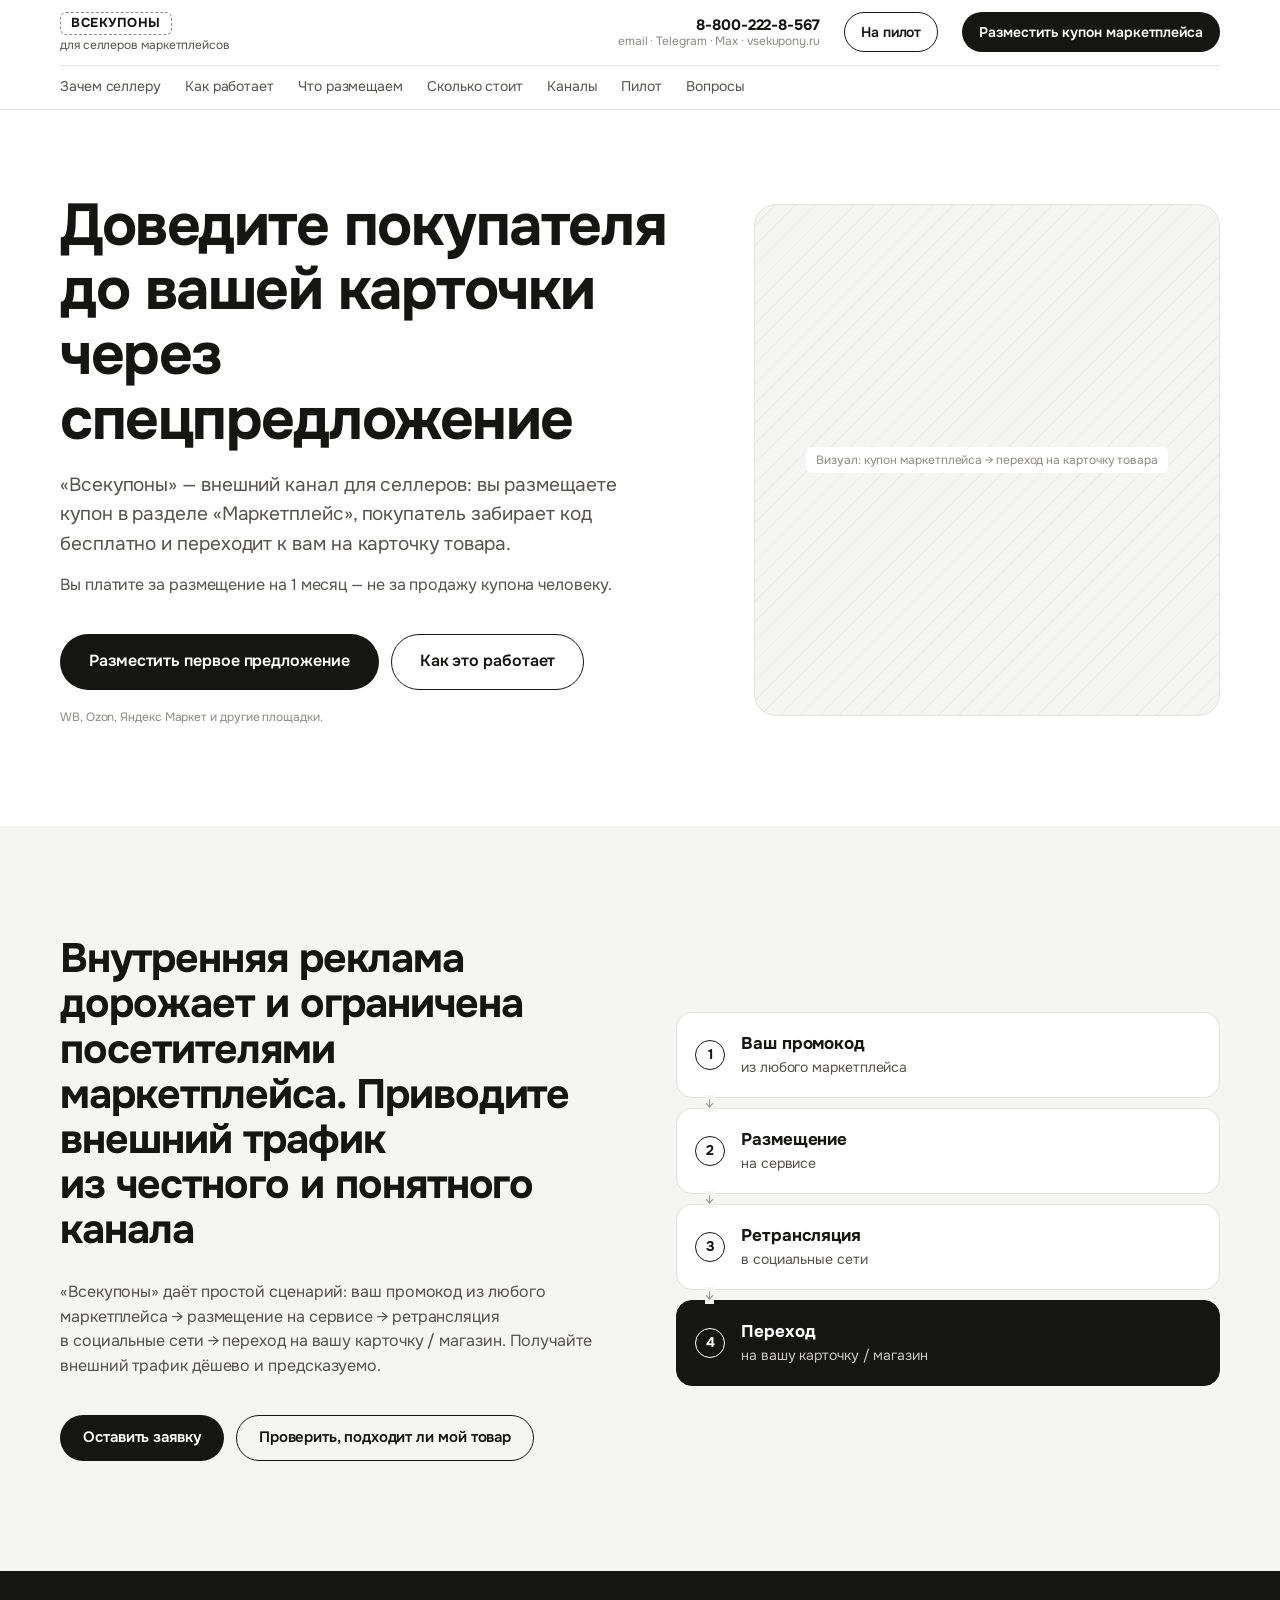
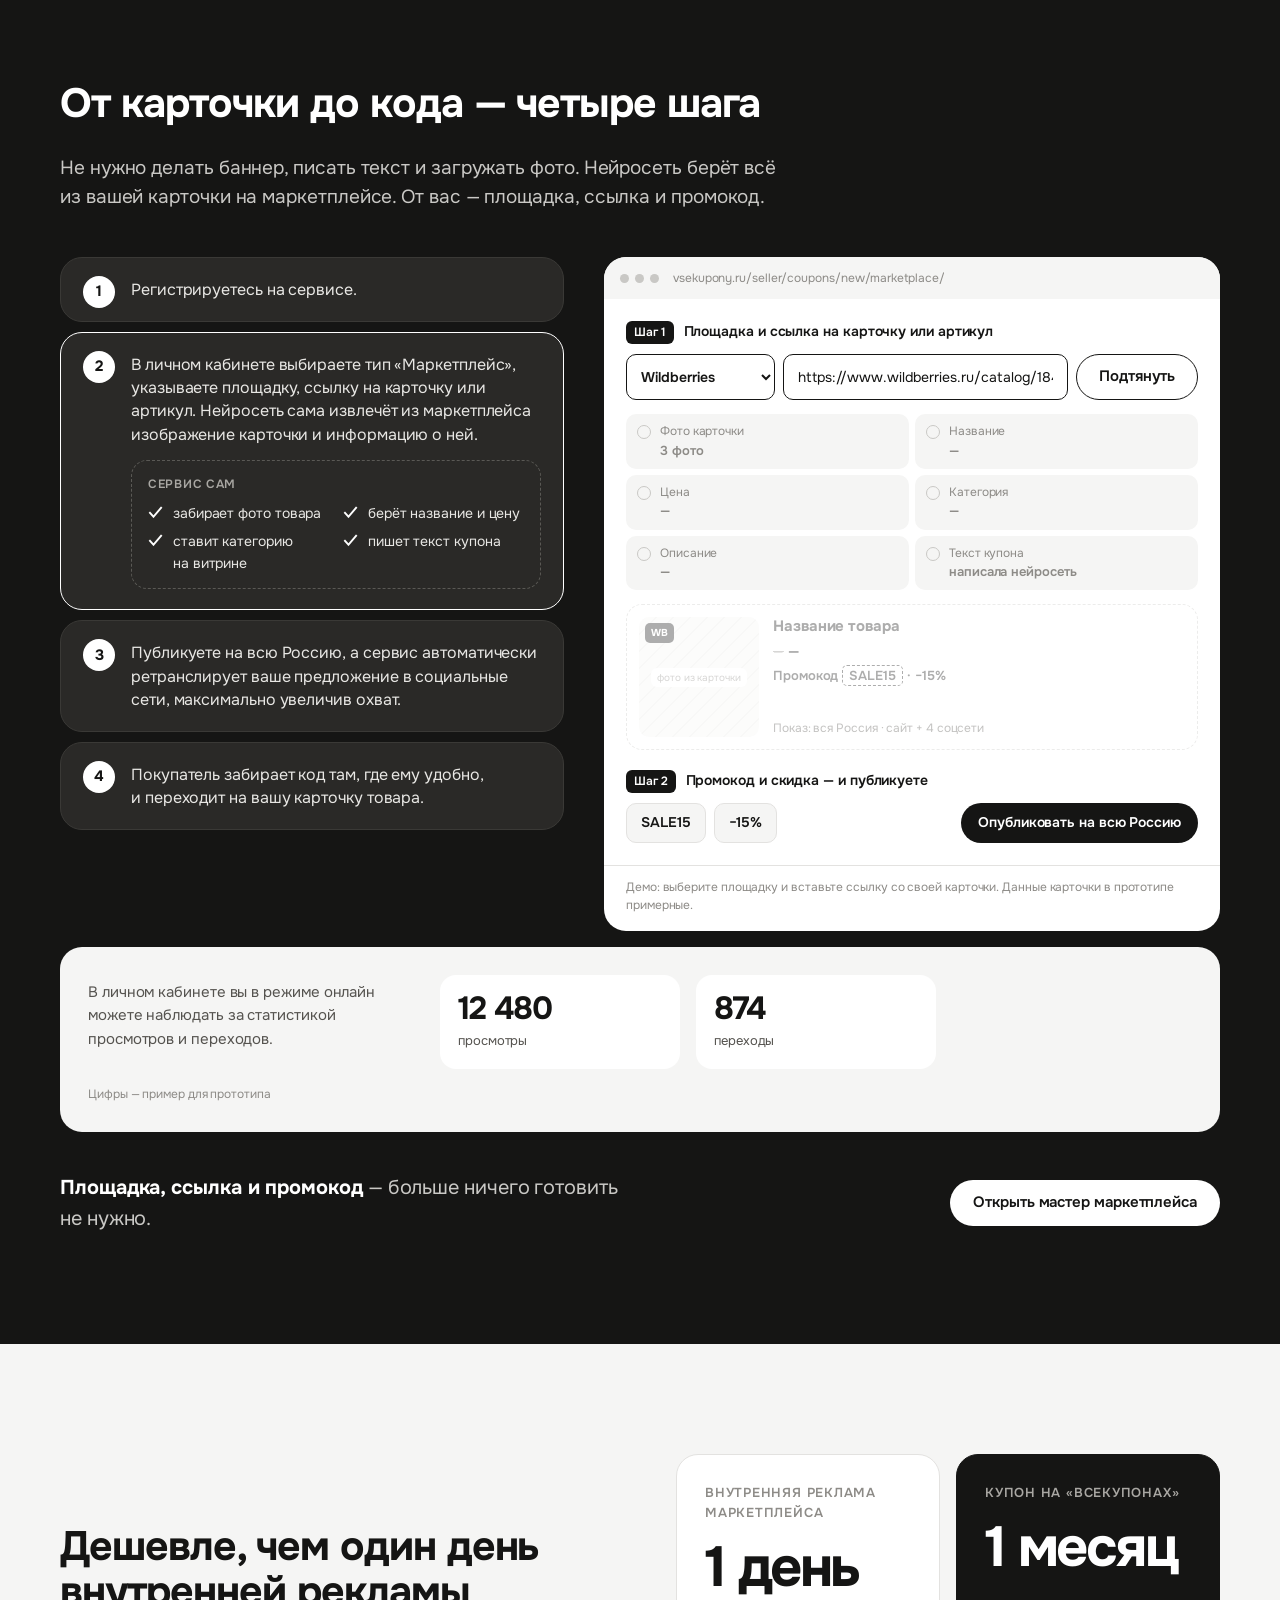
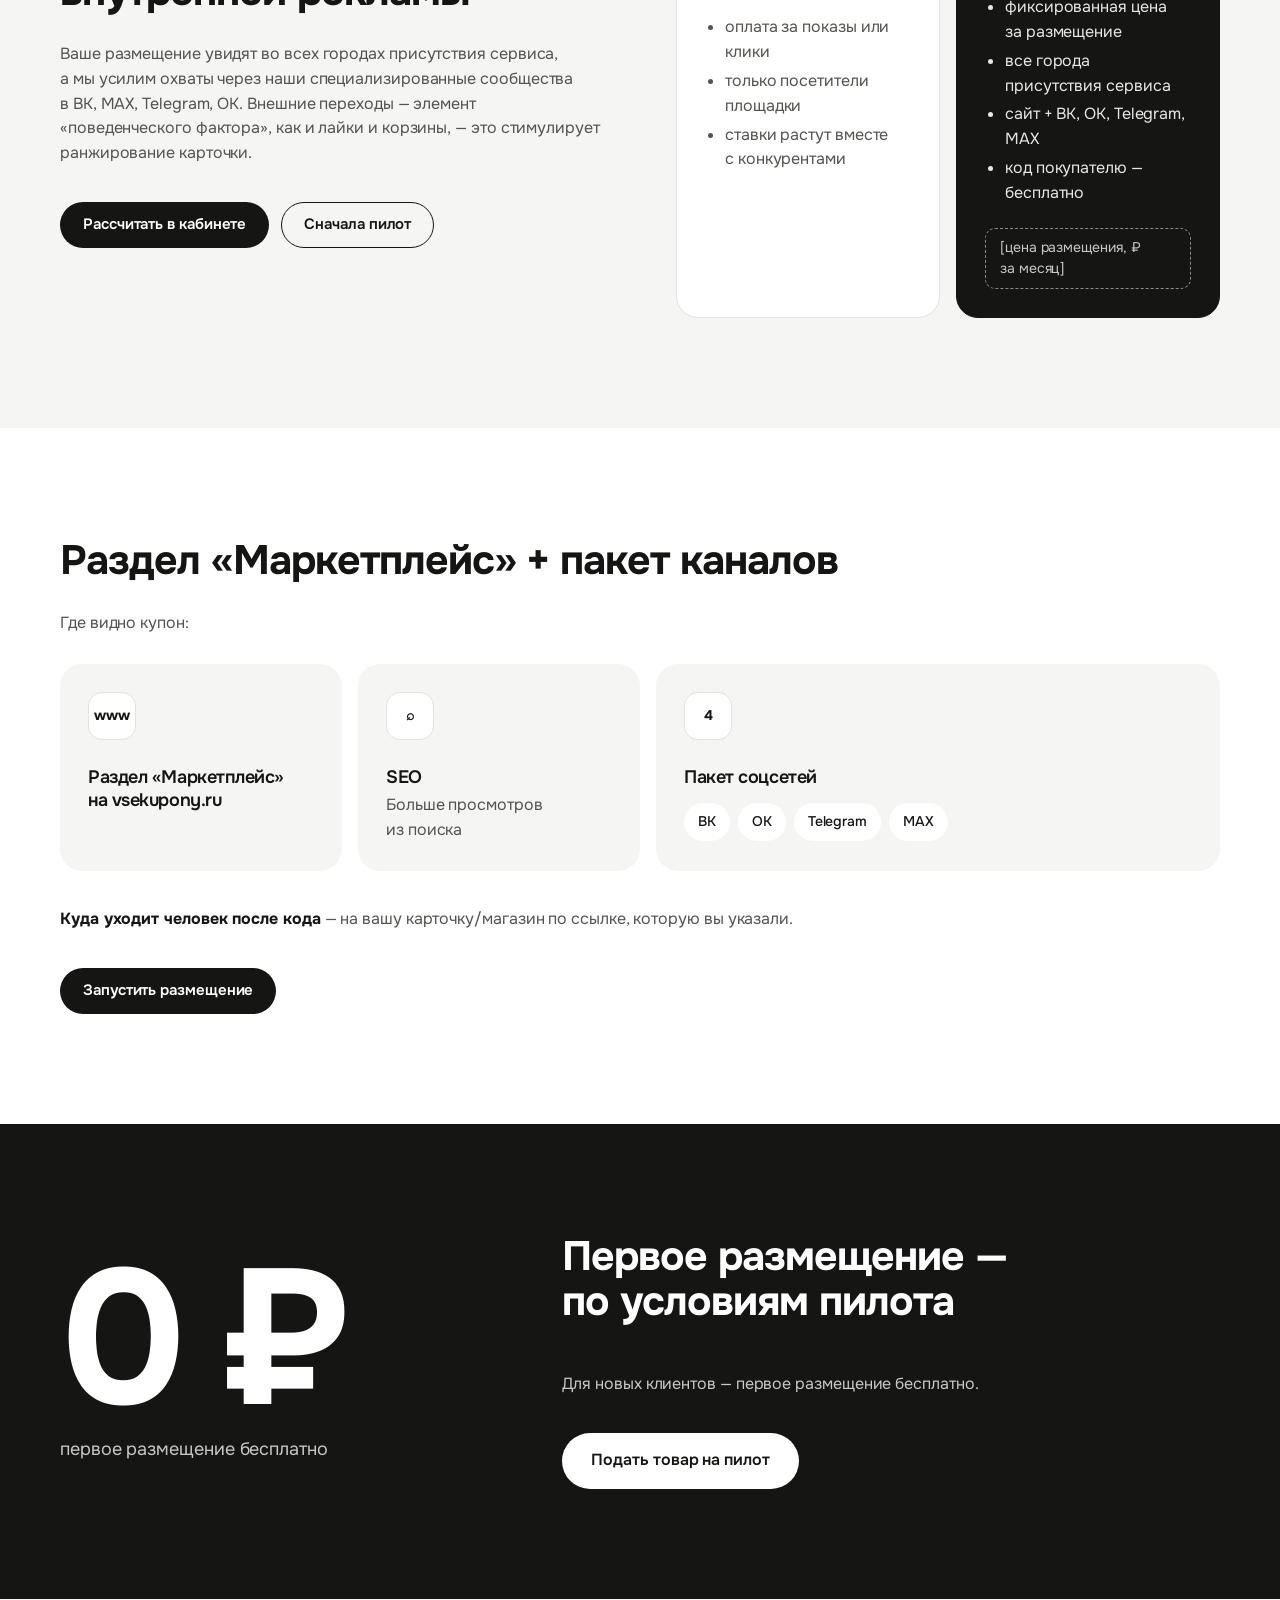
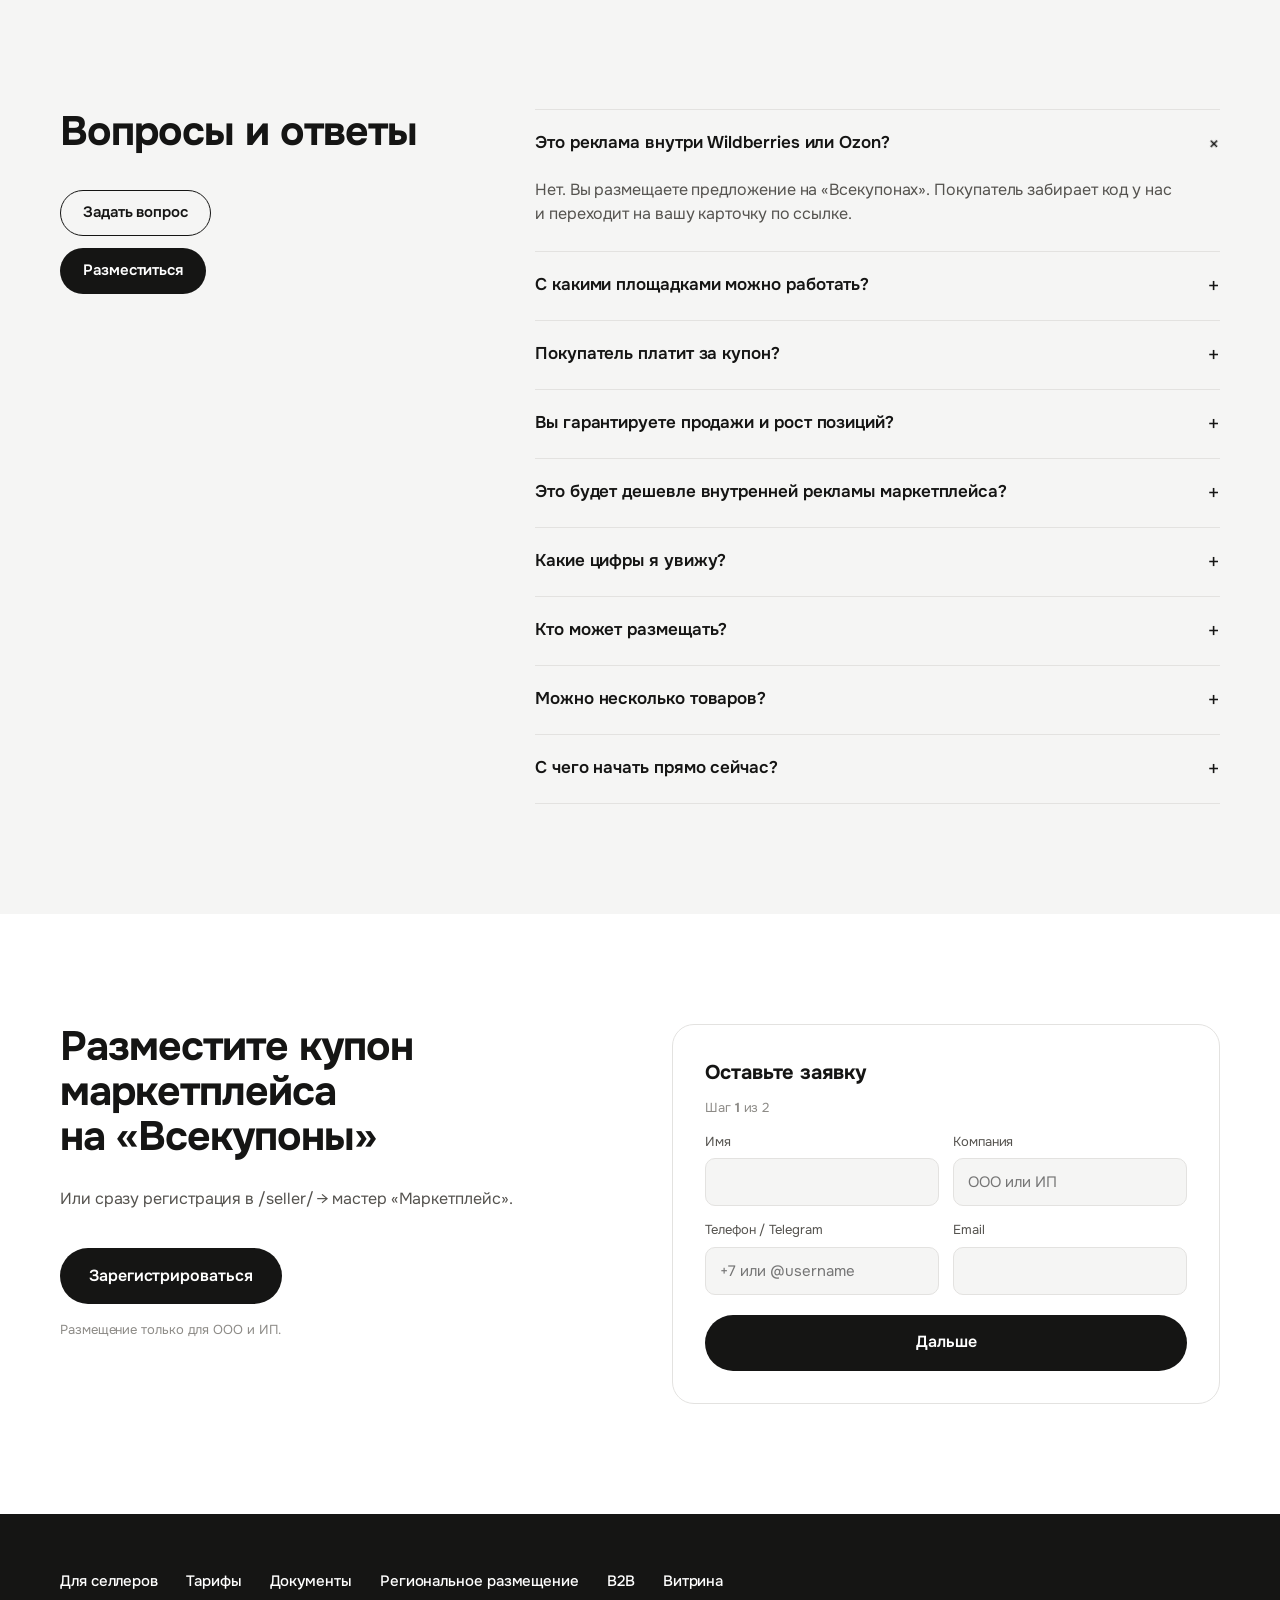
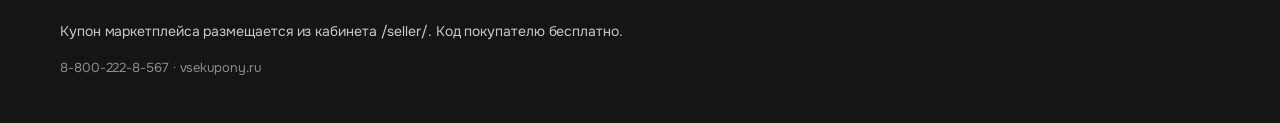
<file: marketplace.html>
<!doctype html>
<html lang="ru">
<head>
<meta charset="utf-8">
<meta name="robots" content="noindex, nofollow">
<meta name="viewport" content="width=device-width, initial-scale=1">
<title>Для селлеров маркетплейсов — прототип лендинга ВСЕКУПОНЫ</title>
<link rel="preconnect" href="https://fonts.googleapis.com">
<link rel="preconnect" href="https://fonts.gstatic.com" crossorigin>
<link href="https://fonts.googleapis.com/css2?family=Onest:wght@300;400;500;600;700&display=swap" rel="stylesheet">
<link rel="stylesheet" href="assets/business.css?v=20261013c">
<link rel="stylesheet" href="assets/marketplace.css?v=20261015d">
</head>
<body>

<!-- ===================================================================
     Лендинг «ВСЕКУПОНЫ — для селлеров маркетплейсов». Ч/Б прототип
     по ТЗ «vsekupony_marketplaces_landing_texts» (14.10.2026).
     Общие стили — с лендинга для бизнеса (business.css), свои блоки —
     marketplace.css, демо мастера и форма — marketplace.js.

     Тексты — дословно по листу «Структура и тексты» (правка 15.10.2026),
     исправлены только опечатки. Сверх ТЗ оставлен один блок — 02
     «Купон соберётся сам» (демо мастера), по брифу 14.10.2026.

     Фиксации из ТЗ:
     — только для селлеров, ни слова про партнёров и промокод партнёра;
     — без QR; «бесплатно»; код покупателю бесплатно;
     — срок размещения 1 месяц, платит селлер за размещение;
     — размещают только ООО и ИП;
     — кабинет /seller/, мастер /seller/coupons/new/marketplace/;
     — не обещаем позиции, заказы «с пикселя», склады, продажи.
     Серые плашки с пометкой — места под визуал/данные, которых в ТЗ нет.
     Перенесён из coupon-prototype (marketplace.html) 15.10.2026.
     Открытые вопросы и решения — coupon-prototype/notes/marketplace-landing-2026-10-14.md.
     =================================================================== -->

<!-- 1. Шапка -->
<header class="bz-header">
  <div class="wrap bz-header__in">
    <a class="bz-logo" href="#top" aria-label="ВСЕКУПОНЫ для селлеров маркетплейсов">
      <span class="bz-logo__mark">ВСЕКУПОНЫ</span>
      <span class="bz-logo__sub">для селлеров маркетплейсов</span>
    </a>

    <!-- 2. Меню -->
    <nav class="bz-nav" aria-label="Разделы">
      <a href="#why">Зачем селлеру</a>
      <a href="#how">Как работает</a>
      <a href="#easy">Что размещаем</a>
      <a href="#price">Сколько стоит</a>
      <a href="#channels">Каналы</a>
      <a href="#pilot">Пилот</a>
      <a href="#faq">Вопросы</a>
    </nav>

    <div class="bz-header__contacts">
      <a class="bz-phone" href="tel:88002228567">8-800-222-8-567</a>
      <span class="bz-header__links">
        <a href="#">email</a> · <a href="#">Telegram</a> · <a href="#">Max</a> · vsekupony.ru
      </span>
    </div>

    <a class="btn btn--ghost bz-header__pilot" href="#pilot">На пилот</a>
    <a class="btn btn--primary bz-header__cta" href="#final">Разместить купон маркетплейса</a>
  </div>

  <!-- Мобилка — короткое меню -->
  <nav class="bz-nav-m" aria-label="Разделы">
    <a href="#how">Как работает</a>
    <a href="#price">Сколько стоит</a>
    <a href="#faq">Вопросы</a>
    <a class="is-accent" href="#pilot">На пилот</a>
  </nav>
</header>

<main id="top">

  <!-- 3. Быстрый аргумент -->
  <section class="bz-hero">
    <div class="wrap bz-hero__in">
      <div class="bz-hero__text">
        <h1>Доведите покупателя до&nbsp;вашей карточки через спецпредложение</h1>
        <p class="bz-lead">«Всекупоны» — внешний канал для селлеров: вы размещаете купон в&nbsp;разделе «Маркетплейс», покупатель забирает код бесплатно и&nbsp;переходит к&nbsp;вам на&nbsp;карточку товара.</p>
        <p class="bz-text">Вы платите за&nbsp;размещение на&nbsp;1&nbsp;месяц — не&nbsp;за&nbsp;продажу купона человеку.</p>
        <div class="bz-actions">
          <a class="btn btn--primary btn--lg" href="#final">Разместить первое предложение</a>
          <a class="btn btn--ghost btn--lg" href="#how">Как это работает</a>
        </div>
        <p class="bz-src">WB, Ozon, Яндекс Маркет и&nbsp;другие площадки.</p>
      </div>

      <!-- Визуал первого экрана — в ТЗ не задан -->
      <div class="ph ph--tall"><span class="ph__note">Визуал: купон маркетплейса → переход на&nbsp;карточку товара</span></div>
    </div>
  </section>

  <!-- 4. Зачем селлеру -->
  <section class="bz-sec bz-sec--alt" id="why">
    <div class="wrap bz-split">
      <div>
        <div class="bz-head">
          <h2>Внутренняя реклама дорожает и&nbsp;ограничена посетителями маркетплейса. Приводите внешний трафик из&nbsp;честного и&nbsp;понятного канала</h2>
        </div>
        <p class="bz-text">«Всекупоны» даёт простой сценарий: ваш промокод из&nbsp;любого маркетплейса → размещение на&nbsp;сервисе → ретрансляция в&nbsp;социальные сети → переход на&nbsp;вашу карточку / магазин. Получайте внешний трафик дёшево и&nbsp;предсказуемо.</p>
        <div class="bz-actions">
          <a class="btn btn--primary" href="#final">Оставить заявку</a>
          <a class="btn btn--ghost" href="#final">Проверить, подходит ли мой товар</a>
        </div>
      </div>

      <!-- Сценарий: четыре звена слева направо, на телефоне — столбиком -->
      <ol class="mp-chain">
        <li><b>Ваш промокод</b><span>из любого маркетплейса</span></li>
        <li><b>Размещение</b><span>на&nbsp;сервисе</span></li>
        <li><b>Ретрансляция</b><span>в&nbsp;социальные сети</span></li>
        <li class="is-end"><b>Переход</b><span>на&nbsp;вашу карточку / магазин</span></li>
      </ol>
    </div>
  </section>

  <!-- 5. Как это работает — четыре шага из ТЗ и демо мастера в одном блоке.
       Слева шаги, во втором — что делаете вы и что сервис делает сам;
       справа — живое демо мастера /seller/coupons/new/marketplace/. -->
  <section class="bz-sec bz-sec--dark" id="how">
    <div class="wrap">
      <div class="bz-head">
        <h2>От&nbsp;карточки до&nbsp;кода&nbsp;— четыре шага</h2>
      </div>
      <p class="bz-text mp-easy__lead">Не&nbsp;нужно делать баннер, писать текст и&nbsp;загружать фото. Нейросеть берёт всё из&nbsp;вашей карточки на&nbsp;маркетплейсе. От&nbsp;вас&nbsp;— площадка, ссылка и&nbsp;промокод.</p>

      <div class="mp-easy">
        <ol class="mp-flow">
          <li><p>Регистрируетесь на&nbsp;сервисе.</p></li>
          <li class="is-key">
            <p>В&nbsp;личном кабинете выбираете тип «Маркетплейс», указываете площадку, ссылку на&nbsp;карточку или артикул. Нейросеть сама извлечёт из&nbsp;маркетплейса изображение карточки и&nbsp;информацию о&nbsp;ней.</p>
            <div class="mp-flow__auto">
              <span class="mp-flow__k">Сервис сам</span>
              <ul class="mp-auto">
                <li>забирает фото товара</li>
                <li>берёт название и&nbsp;цену</li>
                <li>ставит категорию на&nbsp;витрине</li>
                <li>пишет текст купона</li>
              </ul>
            </div>
          </li>
          <li><p>Публикуете на&nbsp;всю Россию, а&nbsp;сервис автоматически ретранслирует ваше предложение в&nbsp;социальные сети, максимально увеличив охват.</p></li>
          <li><p>Покупатель забирает код там, где ему удобно, и&nbsp;переходит на&nbsp;вашу карточку товара.</p></li>
        </ol>

        <!-- Справа: демо мастера /seller/coupons/new/marketplace/ -->
        <div class="mp-wiz" id="easy" data-wiz>
          <div class="mp-wiz__bar"><i></i><i></i><i></i><span>vsekupony.ru/seller/coupons/new/marketplace/</span></div>
          <div class="mp-wiz__body">
            <p class="mp-wiz__step"><em>Шаг 1</em> Площадка и&nbsp;ссылка на&nbsp;карточку или артикул</p>
            <form class="mp-wiz__url" data-wiz-form>
              <select aria-label="Площадка" data-wiz-mp>
                <option value="Wildberries|WB">Wildberries</option>
                <option value="Ozon|Ozon">Ozon</option>
                <option value="Яндекс Маркет|ЯМ">Яндекс Маркет</option>
                <option value="Другая площадка|МП">Другая</option>
              </select>
              <input type="text" value="" placeholder="Вставьте ссылку на карточку товара" aria-label="Ссылка на карточку или артикул" data-wiz-input>
              <button class="btn btn--light" type="submit">Подтянуть</button>
            </form>

            <ul class="mp-wiz__pull" data-wiz-pull>
              <li data-k="ph">Фото карточки<b>3 фото</b></li>
              <li data-k="nm">Название<b data-v="nm">—</b></li>
              <li data-k="pr">Цена<b data-v="pr">—</b></li>
              <li data-k="ct">Категория<b data-v="ct">—</b></li>
              <li data-k="ds">Описание<b data-v="ds">—</b></li>
              <li data-k="tx">Текст купона<b>написала нейросеть</b></li>
            </ul>

            <!-- Готовый купон: как он будет выглядеть на витрине -->
            <div class="mp-cpn" data-wiz-cpn>
              <div class="mp-cpn__ph"><span class="ph__note">фото из&nbsp;карточки</span><em data-v="mp">WB</em></div>
              <div class="mp-cpn__b">
                <b data-v="nm">Название товара</b>
                <span class="mp-cpn__pr"><s data-v="pr">—</s> <strong data-v="pr2">—</strong></span>
                <span class="mp-cpn__code">Промокод <u data-wiz-code>SALE15</u> · −15%</span>
                <span class="mp-cpn__geo">Показ: вся Россия · сайт + 4 соцсети</span>
              </div>
            </div>

            <p class="mp-wiz__step mp-wiz__step--2"><em>Шаг 2</em> Промокод и&nbsp;скидка&nbsp;— и&nbsp;публикуете</p>
            <div class="mp-wiz__go">
              <span class="mp-wiz__fld">SALE15</span>
              <span class="mp-wiz__fld">−15%</span>
              <span class="btn btn--light mp-wiz__pub">Опубликовать на&nbsp;всю Россию</span>
            </div>
          </div>
          <p class="mp-wiz__note" data-wiz-note>Демо: выберите площадку и&nbsp;вставьте ссылку со&nbsp;своей карточки. Данные карточки в&nbsp;прототипе примерные.</p>
        </div>
      </div>

      <!-- Статистика в кабинете: какие цифры видит селлер -->
      <div class="mp-stat mp-sec-stat">
        <div class="mp-stat__t">
          <p class="bz-text">В&nbsp;личном кабинете вы&nbsp;в&nbsp;режиме онлайн можете наблюдать за&nbsp;статистикой просмотров и&nbsp;переходов.</p>
        </div>
        <div class="mp-stat__n"><b>12 480</b><span>просмотры</span></div>
        <div class="mp-stat__n"><b>874</b><span>переходы</span></div>
        <p class="mp-stat__note">Цифры&nbsp;— пример для прототипа</p>
      </div>

      <div class="bz-launch__foot">
        <p class="bz-text"><b>Площадка, ссылка и&nbsp;промокод</b>&nbsp;— больше ничего готовить не&nbsp;нужно.</p>
        <a class="btn btn--light" href="#final">Открыть мастер маркетплейса</a>
      </div>
    </div>
  </section>

  <!-- Сколько стоит. Цены в ТЗ нет. Промокод партнёра и «Размещу без кода» убраны —
       фиксация «Без партнёров на лендинге» (решение 15.10.2026) -->
  <section class="bz-sec bz-sec--alt" id="price">
    <div class="wrap bz-split">
      <div>
      <div class="bz-head">
        <h2>Дешевле, чем один день внутренней рекламы</h2>
      </div>
      <p class="bz-text">Ваше размещение увидят во&nbsp;всех городах присутствия сервиса, а&nbsp;мы&nbsp;усилим охваты через наши специализированные сообщества в&nbsp;ВК, MAX, Telegram, ОК. Внешние переходы&nbsp;— элемент «поведенческого фактора», как и&nbsp;лайки и&nbsp;корзины,&nbsp;— это стимулирует ранжирование карточки.</p>

      <div class="bz-actions">
        <a class="btn btn--primary" href="#final">Рассчитать в&nbsp;кабинете</a>
        <a class="btn btn--ghost" href="#pilot">Сначала пилот</a>
      </div>
      </div>

      <!-- Справа: месяц размещения против дня внутренней рекламы. Цены в ТЗ нет — плашка под цифру -->
      <div class="mp-price mp-price--side">
        <div class="mp-price__col">
          <span class="mp-price__k">Внутренняя реклама маркетплейса</span>
          <b class="mp-price__big">1 день</b>
          <ul>
            <li>оплата за&nbsp;показы или клики</li>
            <li>только посетители площадки</li>
            <li>ставки растут вместе с&nbsp;конкурентами</li>
          </ul>
        </div>
        <div class="mp-price__col mp-price__col--us">
          <span class="mp-price__k">Купон на&nbsp;«Всекупонах»</span>
          <b class="mp-price__big">1 месяц</b>
          <ul>
            <li>фиксированная цена за&nbsp;размещение</li>
            <li>все города присутствия сервиса</li>
            <li>сайт + ВК, ОК, Telegram, MAX</li>
            <li>код покупателю&nbsp;— бесплатно</li>
          </ul>
          <span class="mp-price__sum">[цена размещения, ₽ за&nbsp;месяц]</span>
        </div>
      </div>
    </div>
  </section>

  <!-- 10. Где видно + каналы -->
  <section class="bz-sec" id="channels">
    <div class="wrap">
      <div class="bz-head">
        <h2>Раздел «Маркетплейс» + пакет каналов</h2>
        <p class="bz-text">Где видно купон:</p>
      </div>
      <div class="bz-channels">
        <div class="bz-channel">
          <span class="bz-ico">www</span>
          <h3>Раздел «Маркетплейс» на&nbsp;vsekupony.ru</h3>
        </div>
        <div class="bz-channel">
          <span class="bz-ico">⌕</span>
          <h3>SEO</h3>
          <p>Больше просмотров из&nbsp;поиска</p>
        </div>
        <div class="bz-channel">
          <span class="bz-ico">4</span>
          <h3>Пакет соцсетей</h3>
          <div class="bz-socials"><span>ВК</span><span>ОК</span><span>Telegram</span><span>MAX</span></div>
        </div>
      </div>
      <p class="bz-text bz-text--wide"><b>Куда уходит человек после кода</b>&nbsp;— на&nbsp;вашу карточку/магазин по&nbsp;ссылке, которую вы указали.</p>
      <div class="bz-actions">
        <a class="btn btn--primary" href="#final">Запустить размещение</a>
      </div>
    </div>
  </section>

  <!-- 11. Пилот -->
  <section class="bz-sec bz-sec--dark" id="pilot">
    <div class="wrap bz-pilot">
      <div class="bz-pilot__num"><b>0&nbsp;₽</b><span>первое размещение бесплатно</span></div>
      <div>
        <div class="bz-head">
          <h2>Первое размещение — по&nbsp;условиям пилота</h2>
        </div>
        <p class="bz-text">Для новых клиентов&nbsp;— первое размещение бесплатно.</p>
        <div class="bz-actions">
          <a class="btn btn--light btn--lg" href="#final">Подать товар на&nbsp;пилот</a>
        </div>
      </div>
    </div>
  </section>

  <!-- 13. FAQ — лист «FAQ» из ТЗ, глазами селлера -->
  <section class="bz-sec bz-sec--alt" id="faq">
    <div class="wrap bz-faq">
      <div class="bz-faq__aside">
        <div class="bz-head">
          <h2>Вопросы и&nbsp;ответы</h2>
        </div>
        <div class="bz-actions bz-actions--col">
          <a class="btn btn--ghost" href="#final">Задать вопрос</a>
          <a class="btn btn--primary" href="#final">Разместиться</a>
        </div>
      </div>
      <div class="bz-faq__list">
        <details open>
          <summary>Это реклама внутри Wildberries или Ozon?</summary>
          <p>Нет. Вы&nbsp;размещаете предложение на&nbsp;«Всекупонах». Покупатель забирает код у&nbsp;нас и&nbsp;переходит на&nbsp;вашу карточку по&nbsp;ссылке.</p>
        </details>
        <details>
          <summary>С&nbsp;какими площадками можно работать?</summary>
          <p>Сценарий для селлеров маркетплейсов: WB, Ozon, Яндекс Маркет и&nbsp;другие&nbsp;— в&nbsp;рамках пилота. Точный список площадок подтверждаем перед стартом.</p>
        </details>
        <details>
          <summary>Покупатель платит за&nbsp;купон?</summary>
          <p>Нет. Код бесплатный. Размещение оплачивает рекламодатель.</p>
        </details>
        <details>
          <summary>Вы гарантируете продажи и&nbsp;рост позиций?</summary>
          <p>Нет. Мы&nbsp;даём показ, код и&nbsp;переход. Заказы и&nbsp;место в&nbsp;выдаче площадки&nbsp;— уже ваша карточка, цена, остаток и&nbsp;правила МП.</p>
        </details>
        <details>
          <summary>Это будет дешевле внутренней рекламы маркетплейса?</summary>
          <p>Не&nbsp;обещаем. После теста сравните сами: что ушло на&nbsp;размещение и&nbsp;что получили по&nbsp;переходам и&nbsp;заборам кода.</p>
        </details>
        <details>
          <summary>Какие цифры я&nbsp;увижу?</summary>
          <p>В&nbsp;кабинете «Всекупоны»: просмотры, переходы, сколько раз забрали код. Корзину и&nbsp;заказ на&nbsp;площадке смотрите у&nbsp;себя.</p>
        </details>
        <details>
          <summary>Кто может размещать?</summary>
          <p>ООО и&nbsp;ИП. Самозанятым&nbsp;— нет.</p>
        </details>
        <details>
          <summary>Можно несколько товаров?</summary>
          <p>Да, отдельными купонами&nbsp;— в&nbsp;рамках пилота и&nbsp;модерации.</p>
        </details>
        <details>
          <summary>С&nbsp;чего начать прямо сейчас?</summary>
          <p>Кидайте заявку со&nbsp;ссылкой на&nbsp;карточку или регистрируйтесь в&nbsp;/seller/ и&nbsp;создавайте купон типа «Маркетплейс».</p>
        </details>
      </div>
    </div>
  </section>

  <!-- 14. Форма заявки: два шага из ТЗ -->
  <section class="bz-sec" id="final">
    <div class="wrap bz-final">
      <div class="bz-final__text">
        <h2>Разместите купон маркетплейса на&nbsp;«Всекупоны»</h2>
        <p class="bz-text">Или сразу регистрация в&nbsp;/seller/ → мастер «Маркетплейс».</p>
        <div class="bz-actions">
          <a class="btn btn--primary btn--lg" href="https://ivanweb1.github.io/coupon-prototype/register.html">Зарегистрироваться</a>
        </div>
        <p class="bz-small">Размещение только для ООО и&nbsp;ИП.</p>
      </div>

      <form class="bz-form mp-form" id="mpForm" novalidate>
        <p class="bz-form__title">Оставьте заявку</p>
        <p class="mp-form__step">Шаг <b data-form-n>1</b> из&nbsp;2</p>
        <fieldset data-form-step="1">
          <label><span>Имя</span><input name="name" required></label>
          <label><span>Компания</span><input name="company" required placeholder="ООО или ИП"></label>
          <label><span>Телефон / Telegram</span><input name="contact" required placeholder="+7 или @username"></label>
          <label><span>Email</span><input name="email" type="email"></label>
          <button class="btn btn--primary btn--lg" type="button" data-form-next>Дальше</button>
        </fieldset>
        <fieldset data-form-step="2" hidden>
          <label><span>Площадка</span>
            <select name="mp" required>
              <option value="">Выберите</option>
              <option>Wildberries</option><option>Ozon</option><option>Яндекс Маркет</option><option>Другая</option>
            </select>
          </label>
          <label><span>Ссылка на&nbsp;карточку или магазин</span><input name="url" required placeholder="https://"></label>
          <label><span>Категория</span><input name="cat" placeholder="Например, товары для дома"></label>
          <label><span>Цель теста</span><input name="goal" placeholder="Например, внешний трафик на новинку"></label>
          <div class="mp-form__btns">
            <button class="btn btn--ghost btn--lg" type="button" data-form-back>Назад</button>
            <button class="btn btn--primary btn--lg" type="submit">Отправить заявку</button>
          </div>
        </fieldset>
        <div class="bz-form__done" hidden>
          <b>Заявка отправлена</b>
          <span>Свяжемся с&nbsp;вами и&nbsp;поможем разместить первый купон маркетплейса.</span>
        </div>
      </form>
    </div>
  </section>

</main>

<!-- 15. Подвал -->
<footer class="bz-footer">
  <div class="wrap">
    <nav class="bz-footer__nav">
      <a href="marketplace.html">Для селлеров</a>
      <a href="https://ivanweb1.github.io/coupon-prototype/pricing.html">Тарифы</a>
      <a href="https://ivanweb1.github.io/coupon-prototype/docs.html">Документы</a>
      <a href="index.html">Региональное размещение</a>
      <a href="https://ivanweb1.github.io/coupon-prototype/catalog.html?city=lipetsk&amp;l1=for-business">B2B</a>
      <a href="https://ivanweb1.github.io/coupon-prototype/index.html">Витрина</a>
    </nav>
    <p>Купон маркетплейса размещается из&nbsp;кабинета /seller/. Код покупателю бесплатно.</p>
    <p class="bz-small">8-800-222-8-567 · vsekupony.ru</p>
  </div>
</footer>

<script src="assets/marketplace.js?v=20261024a"></script>
</body>
</html>
</file>
<file: assets/business-design.css>
/* ==========================================================================
   Лендинг «ВСЕКУПОНЫ — для бизнеса». Дизайн.
   Визуальный язык — дек v4 и витрина design-3: белый, нейтральный серый,
   чёрный и один фирменный #DD443C; без градиентов; выделение — инверсией.
   Сквозные приёмы:
   — .tag — слово-«ценник» в заголовке, повёрнутое на −2°, как на слайдах;
   — купон — карточка с полукруглыми вырезами по бокам и перфорацией;
   — красная секция — как красный слайд дека, внутри белые карточки.
   ========================================================================== */

:root{
  --brand:#DD443C;
  --brand-d:#C53A33;
  --brand-50:#FDEEED;
  --brand-200:#F3A9A3;
  --ink:#1B1B1B;
  --ink-2:#565656;
  --ink-3:#8A8A8A;
  --ink-4:#B6B6B6;
  --line:#E8E8E8;
  --line-strong:#D3D3D3;
  --surface:#F6F6F6;
  --surface-2:#ECECEC;
  --g:#2E9E5B; --g-50:#E3F3EA; --g-ink:#1F7A45;
  --y:#E8A33D; --y-50:#FCF0DC; --y-ink:#94600E;
  --n:#E0665D; --n-50:#FBE7E5; --n-ink:#A3352E;

  --r-sm:12px;
  --r-md:18px;
  --r-lg:28px;
  --r-pill:999px;
  --hd-h:76px;
  --ease:cubic-bezier(.22,.61,.36,1);
  --shadow:0 18px 40px -22px rgba(40,10,8,.35);
}

*,*::before,*::after{box-sizing:border-box}
html{-webkit-text-size-adjust:100%;overflow-x:clip;scroll-behavior:smooth;scroll-padding-top:calc(var(--hd-h) + 70px)}
body{
  margin:0;background:#fff;color:var(--ink);
  font-family:"Onest",ui-sans-serif,-apple-system,"Segoe UI",sans-serif;
  font-size:17px;line-height:1.55;letter-spacing:-.005em;
  -webkit-font-smoothing:antialiased;
}
a{color:inherit;text-decoration:none}
button,input{font:inherit;color:inherit}
h1,h2,h3{margin:0;letter-spacing:-.025em;font-weight:800}
h1{font-size:clamp(38px,5vw,68px);line-height:1.06}
h3{font-size:19px;line-height:1.3;font-weight:700;letter-spacing:-.01em}
p{margin:0}
img{max-width:100%}
.wrap{max-width:var(--maxw);margin:0 auto;padding:0 var(--pad)}

/* Слово-«ценник» в заголовке */
.tag{
  display:inline;padding:0 .16em .04em;border-radius:.18em;
  background:var(--brand);color:#fff;
  -webkit-box-decoration-break:clone;box-decoration-break:clone;
}
/* В заголовке плашка — одним куском и с лёгким наклоном, как на слайдах;
   фразы в плашках короткие, чтобы не переносились */
h1 .tag,h2 .tag{display:inline-block;white-space:nowrap;rotate:-1.5deg;margin:.06em 0;line-height:1.08}
.tag--w{background:#fff;color:var(--brand)}

/* ---------- Кнопки ---------- */
.btn{
  display:inline-flex;align-items:center;justify-content:center;gap:8px;border-radius:var(--r-pill);white-space:nowrap;cursor:pointer;border:2px solid transparent;
  transition:background .2s var(--ease),color .2s var(--ease),border-color .2s var(--ease),transform .2s var(--ease);
}
.btn:active{transform:translateY(1px)}
.btn--red{background:var(--brand);color:#fff}
.btn--red:hover{background:var(--brand-d)}
.btn--white{background:#fff;color:var(--brand)}
.btn--white:hover{background:var(--brand-50)}

/* ---------- Шапка ---------- */
.hd{position:sticky;top:0;z-index:50;backdrop-filter:blur(10px);-webkit-backdrop-filter:blur(10px)}
.hd__in{display:flex;align-items:center;flex-wrap:wrap;gap:0 28px;min-height:var(--hd-h)}
.hd__in > .hd__contacts{margin-left:auto}
/* Меню — вторым рядом: в первом логотип с подписью, контакты и две кнопки */
.hd .hd__nav{order:10;flex-basis:100%;align-items:center}
.logo{display:flex;align-items:center;gap:12px;flex:none}
.logo img{width:22px;height:auto;display:block}
.logo__t{display:flex;flex-direction:column;line-height:1.1}
.logo__t b{font-size:19px;font-weight:800;letter-spacing:.01em}
.logo__t span{font-size:12px;color:var(--ink-3);font-weight:500;margin-top:3px}
/* Шапка — логотип как на витрине: знак, «Все купоны» в две строки, подпись через разделитель */
.hd .logo{gap:10px}
.logo__mark{height:44px !important;width:auto !important;transform-origin:50% 90%;transition:transform .5s cubic-bezier(.34,1.56,.64,1)}
.logo:hover .logo__mark{transform:rotate(-8deg) translateY(-2px)}
.logo__word{font-weight:700;font-size:14px;line-height:1.02;letter-spacing:-.01em;text-transform:uppercase}
.logo__tag{flex:none;margin-left:-14px;padding-left:14px;border-left:1px solid var(--line-strong);font-size:12px;line-height:1.35;color:var(--ink-3);white-space:nowrap}
.logo__tag b{color:var(--ink-2);font-weight:600}
.logo--w .logo__t b{color:#fff}
.logo--w .logo__t span{color:#a9a9a9}
.hd__nav{display:flex;gap:20px;font-size:14.5px;font-weight:500;color:var(--ink-2);margin-left:auto;white-space:nowrap}
.hd__nav a{position:relative;padding:6px 0}
.hd__nav a:hover{color:var(--brand)}
.hd__contacts{display:flex;flex-direction:column;align-items:flex-end;line-height:1.2;flex:none}
.hd__phone{font-size:15px;white-space:nowrap}
/* Под телефоном — иконки связи: почта, Telegram, MAX */
.hd__soc{display:flex;gap:6px;margin-top:5px}
.hd__soc a{display:block;width:22px;height:22px;border-radius:50%;overflow:hidden;transition:transform .2s var(--ease)}
.hd__soc a:hover{transform:translateY(-1px)}
.hd__soc svg,.hd__soc img{display:block;width:100%;height:100%}
.hd__mail{display:grid !important;place-items:center;background:var(--brand);color:#fff}
.hd__mail svg{width:13px !important;height:13px !important}
.hd__cta,.hd__pilot{height:44px;padding:0 20px;flex:none}
.hd__pilot{margin-left:-14px}

/* Значки соцсетей (пути из дека) */
.soc-ic__bg{fill:var(--soc-c)}
.soc-ic__g{fill:#fff}

/* ---------- Общие ---------- */
.sec--gray{background:var(--surface)}
.sec--red{background:var(--brand);color:#fff}
.sec--red .text{color:rgba(255,255,255,.92)}
.head{display:flex;flex-direction:column;max-width:1080px}
.lead{max-width:600px;margin-top:24px}
.text{color:var(--ink-2);max-width:820px;margin-top:14px;font-size:18px}
.text b{color:var(--ink)}
.sec--red .text b{color:#fff}
.small{font-size:14px;color:var(--ink-3);margin-top:16px}
.src{font-size:13px;color:var(--ink-3);margin-top:22px}
.split{display:grid;grid-template-columns:1fr 1fr;gap:80px;align-items:center}
.ava{display:block;flex:none;width:44px;height:44px;border-radius:50%;background:var(--surface-2) center 25%/cover no-repeat}
.dot{width:10px;height:10px;border-radius:50%;background:var(--brand);flex:none;animation:pulse 1.6s infinite}
@keyframes pulse{0%{box-shadow:0 0 0 0 rgba(221,68,60,.45)}70%{box-shadow:0 0 0 9px rgba(221,68,60,0)}100%{box-shadow:0 0 0 0 rgba(221,68,60,0)}}
sup{position:relative;top:-.3em;vertical-align:baseline;font-size:.6em;margin-left:2px;line-height:0;letter-spacing:0}

/* Купон: вырезы по бокам на уровне перфорации (--cut — высота верхней части) */
.tk,.fmt,.pilot{
  --notch:14px;
  -webkit-mask:radial-gradient(circle var(--notch) at 0 var(--cut),#0000 98%,#000) left/51% 100% no-repeat,
               radial-gradient(circle var(--notch) at 100% var(--cut),#0000 98%,#000) right/51% 100% no-repeat;
          mask:radial-gradient(circle var(--notch) at 0 var(--cut),#0000 98%,#000) left/51% 100% no-repeat,
               radial-gradient(circle var(--notch) at 100% var(--cut),#0000 98%,#000) right/51% 100% no-repeat;
}

/* ---------- 3. Первый экран ----------
   Справа одна композиция: ровный купон витрины, на него наезжают красная
   карточка спроса (снизу слева) и плашка «Код бесплатно» (сверху справа). */
.hero__in{display:grid;grid-template-columns:minmax(0,1.05fr) minmax(0,.95fr);gap:72px;align-items:center}
.hero__vis{position:relative}
/* Карточка спроса лежит на фото купона и не заходит на его текст */
.faces{display:flex;flex:none}
.faces .ava{width:30px;height:30px;border:2px solid var(--brand);margin-left:-9px}
.faces .ava:first-child{margin-left:0}

/* Шапка блока в две колонки: заголовок слева, пояснение справа по нижнему краю */
.hrow{display:grid;grid-template-columns:minmax(0,1.1fr) minmax(0,.9fr);gap:72px}
.hrow .head{margin-bottom:0}
.hrow > .text{margin:0;max-width:none}

/* ---------- 4. Живая аудитория ---------- */
.live{display:grid;grid-template-columns:1.05fr .95fr;gap:40px;align-items:start}
.live > *,.split > *,.final > *,.faq > *,.hero__in > *{min-width:0}
.stats{display:grid;grid-template-columns:minmax(0,1fr) minmax(0,1fr);gap:16px}
.live .text{margin-top:26px}
.pers{flex-direction:column;margin-top:20px}

.feed{padding:24px;border-radius:var(--r-lg);background:var(--surface)}
.feed__head{display:flex;align-items:center;gap:10px;margin-bottom:16px}
.feed__head em{margin-left:auto;font-style:normal;padding:6px 12px;border-radius:var(--r-pill);background:var(--brand);color:#fff;font-size:13px;white-space:nowrap}
.feed__list{list-style:none;margin:0;padding:0;display:flex;flex-direction:column;height:400px;overflow:hidden}
.feed__list li{display:flex;align-items:center;gap:14px;padding:14px 16px;border-radius:var(--r-md);background:#fff;animation:feedIn .5s var(--ease)}
.feed__t{flex:1;min-width:0}
.feed__t b{display:block;font-size:15px}
.feed__t span{display:block;font-size:13px;color:var(--ink-3);white-space:nowrap;overflow:hidden;text-overflow:ellipsis}
.feed__list em{font-style:normal;color:var(--ink-3);font-size:12px;white-space:nowrap}
.feed__list li.is-took em{font-weight:600}
@keyframes feedIn{from{opacity:0;transform:translateY(-10px)}to{opacity:1;transform:none}}
.feed__foot{font-size:13px;color:var(--ink-3);margin-top:16px}

/* ---------- 5. Вордстат ---------- */
.ws{display:grid;grid-template-columns:repeat(5,1fr);margin-top:8px}
.ws > div{padding:0 22px;border-left:2px dashed rgba(255,255,255,.45)}
.ws > div:first-child{padding-left:0;border-left:0}
.ws span{display:block;font-size:17px;color:rgba(255,255,255,.85)}
.ws b{display:block;margin-top:6px;font-size:clamp(28px,3.4vw,48px);font-weight:800;letter-spacing:-.03em;line-height:1.05;white-space:nowrap}
.win{margin-top:44px;border-radius:var(--r-lg);background:#fff;overflow:hidden;box-shadow:0 30px 60px -30px rgba(80,10,5,.6)}

/* ---------- 6. Как это работает ---------- */
.path{list-style:none;margin:16px 0 0;padding:0;display:grid;grid-template-columns:repeat(4,1fr);gap:16px;counter-reset:p}
.path li{position:relative;display:flex;flex-direction:column;padding:28px;border-radius:var(--r-lg);background:var(--surface);min-height:250px}
.path__n{display:grid;place-items:center;width:44px;height:44px;border-radius:50%;background:var(--brand);color:#fff;font-weight:800;font-size:18px}
.path li > i{position:absolute;right:26px;top:28px;color:var(--ink-4)}
.path li > i svg{width:30px;height:30px}
.path p{margin-top:auto;padding-top:26px;line-height:1.4}
.path li:not(:last-child)::after{
  content:"";position:absolute;right:-13px;top:46px;z-index:1;width:26px;height:26px;border-radius:50%;
  background:#fff url("data:image/svg+xml,%3Csvg xmlns='http://www.w3.org/2000/svg' viewBox='0 0 24 24' fill='none' stroke='%23DD443C' stroke-width='2.4' stroke-linecap='round' stroke-linejoin='round'%3E%3Cpath d='m10 7 5 5-5 5'/%3E%3C/svg%3E") center/16px no-repeat;
  box-shadow:0 4px 10px -4px rgba(0,0,0,.25);
}
.path li:last-child{background:var(--brand);color:#fff}
.path li:last-child p{letter-spacing:-.02em}
.path li:last-child .path__n{background:#fff;color:var(--brand)}
.path li:last-child > i{color:rgba(255,255,255,.7)}

/* ---------- 7. Форматы ---------- */
.fmts{display:grid;grid-template-columns:repeat(6,1fr);gap:14px;margin-top:12px}
.fmt{--notch:12px;display:flex;flex-direction:column;justify-content:space-between;
  border-radius:var(--r-md);background:#fff;overflow:hidden;
}
.fmt b{display:flex;letter-spacing:-.03em;line-height:1;color:var(--brand)}
.fmt span{border-top:2px dashed var(--line-strong);color:var(--ink-2);line-height:1.35}
.fmt:nth-child(1){background:var(--brand)}
.fmt:nth-child(1) b,.fmt:nth-child(1) span{color:#fff}
.fmt:nth-child(1) span{border-color:rgba(255,255,255,.45)}
.fmts__row{justify-content:space-between;gap:16px 24px;flex-wrap:wrap}
.fmts__more{letter-spacing:-.01em}
.facts{display:flex;flex-wrap:wrap;gap:10px}
.facts span{display:inline-flex;align-items:center;gap:8px;border-radius:var(--r-pill);background:#fff}
.facts i{display:flex;color:var(--brand)}
.facts svg{width:20px;height:20px}

/* ---------- 8. AI ---------- */
.ai{border-radius:var(--r-lg);background:var(--surface);overflow:hidden}

/* ---------- 9. Запуск: три купона ---------- */
.tix{list-style:none;margin:16px 0 0;padding:0;display:grid;grid-template-columns:repeat(3,1fr);gap:22px}
.tk{--cut:250px;display:flex;flex-direction:column;border-radius:var(--r-lg);background:#fff;color:var(--ink);overflow:hidden}
.tk__b{display:flex;gap:16px;padding:26px 26px 30px}
.tk__n{display:grid;place-items:center;flex:none;width:44px;height:44px;border-radius:50%;background:var(--brand);color:#fff;font-weight:800;font-size:18px}
.tk h3{font-size:21px}
.tk p{margin-top:8px;color:var(--ink-2);font-size:15px}
.launch__foot{flex-wrap:wrap}
.launch__foot p{letter-spacing:-.015em}

/* ---------- 10. Каналы ---------- */
.chs{display:grid;grid-template-columns:1fr 1fr 2fr;gap:16px;margin-top:16px}
.ch{display:flex;flex-direction:column;padding:30px;border-radius:var(--r-lg);background:var(--surface)}
.ch__ic{display:grid;place-items:center;width:56px;height:56px;border-radius:16px;background:#fff;color:var(--brand)}
.ch__ic svg{width:28px;height:28px}
.ch h3{margin-top:28px;font-size:22px}
.ch p{color:var(--ink-2);margin-top:4px}
.ch--wide{background:var(--brand);color:#fff}
.ch__soc{display:grid;grid-template-columns:1fr 1fr;gap:10px;margin-top:18px;max-width:440px}
.ch__soc span{display:inline-flex;align-items:center;gap:10px;padding:8px 16px 8px 8px;border-radius:var(--r-pill);background:#fff;color:var(--ink)}
.ch__soc i{display:block;width:30px;height:30px;border-radius:50%;overflow:hidden}
.ch__soc svg,.ch__soc img{display:block;width:100%;height:100%}

/* ---------- 11. Таблица сравнения ---------- */
.cmp{margin-top:0;border-radius:var(--r-lg);background:#fff}
.cmp__lg{display:flex;flex-wrap:wrap;gap:8px 22px;margin-bottom:14px;font-size:14px;color:var(--ink-2)}
.cmp__lg span{display:flex;align-items:center;gap:8px}
.cmp__lg i{width:14px;height:14px;border-radius:4px;background:var(--g)}
.cmp__lg i.y{background:var(--y)}.cmp__lg i.n{background:var(--n)}
.cmp__scroll{overflow-x:auto;margin:0 -28px;padding:0 28px 6px;scrollbar-width:thin}
.cmp__t{width:100%;border-collapse:separate;border-spacing:0;font-size:14px}
.cmp__t thead th{text-align:left;font-size:13px;font-weight:600;color:var(--ink-3);white-space:nowrap}
.cmp__t thead th:last-child{text-align:right;padding-right:18px}
.cmp__t tbody th,.cmp__t td{border-top:1px solid var(--line);white-space:nowrap}
.cmp__t tbody th{padding-left:18px;text-align:left}
.cmp__t td:last-child{text-align:right;padding-right:18px;font-variant-numeric:tabular-nums}
.cmp__t tr.is-me th,.cmp__t tr.is-me td{border-top:0;background:var(--brand);color:#fff}
.cmp__t tr.is-me th{border-radius:20px 0 0 20px}
.cmp__t tr.is-me td:last-child{border-radius:0 20px 20px 0;font-size:17px}
.cmp__t tr.is-me + tr th,.cmp__t tr.is-me + tr td{border-top:0}
.cmp__me{display:flex;align-items:center;gap:10px}
.cmp__me img{height:30px;width:auto;rotate:-6deg}
.rt{display:inline-flex;align-items:center;gap:3px;height:34px;padding:0 9px;border-radius:10px;font-size:12.5px}
.rt i{width:5px;height:15px;border-radius:2px;background:rgba(0,0,0,.12)}
.rt i:nth-of-type(3){margin-right:7px}
.rt--g{background:var(--g-50);color:var(--g-ink)}.rt--g i{background:var(--g)}
.rt--y{background:var(--y-50);color:var(--y-ink)}.rt--y i:nth-of-type(-n+2){background:var(--y)}
.rt--n{background:var(--n-50);color:var(--n-ink)}.rt--n i:nth-of-type(1){background:var(--n)}
.cmp__t tr.is-me .rt{background:#fff}
.bud{display:flex;align-items:center;justify-content:flex-end;gap:12px}
.bud__b{border-radius:5px;background:var(--surface-2);overflow:hidden}
.bud__b b{display:block;height:100%;border-radius:5px}
.cmp__t tr.is-me .bud__b{background:rgba(255,255,255,.3)}

/* ---------- 12. Команда ---------- */
.team{display:grid;grid-template-columns:repeat(4,1fr);gap:18px}
.mate{margin:0}
.mate__ph{background:var(--surface-2) center top/cover no-repeat}
.mate figcaption{border-top:0}
.mate b{display:block}
.mate span{display:block;color:var(--ink-2)}

/* ---------- 13. География ---------- */
.geo{display:grid;grid-template-columns:1fr 300px}
.map{position:relative;aspect-ratio:1180/600;border-radius:var(--r-lg);background:#fff;overflow:hidden}
.map__img{position:absolute;inset:0;width:100%;height:100%}
.map__ins{position:absolute;left:1.5%;bottom:3%;width:25%;padding:6px 8px 4px;border-radius:14px;background:#fff;box-shadow:0 10px 24px -14px rgba(0,0,0,.35)}
.map__ins img{display:block;width:100%}
.map__ins span{display:block;margin-top:2px;font-size:11px;font-weight:600;color:var(--ink-3)}
.map__c{position:absolute;font-style:normal;transform:translate(-50%,-50%);width:11px;height:11px;border-radius:50%;background:#fff;box-shadow:0 0 0 3px var(--ink)}
.map__c > span{position:absolute;left:17px;top:50%;transform:translateY(-50%);white-space:nowrap;padding:3px 10px;border-radius:12px;background:#fff;font-size:13px;font-weight:700;box-shadow:0 6px 14px -8px rgba(0,0,0,.35)}
.map__c--l > span{left:auto;right:17px}
.map__c--ref{width:7px;height:7px;box-shadow:0 0 0 2px var(--ink-4)}
.map__c--ref > span{background:none;box-shadow:none;font-weight:500;color:var(--ink-3);padding:0}
.map__c--home{width:18px;height:18px;background:var(--brand);box-shadow:0 0 0 4px #fff,0 0 0 13px rgba(221,68,60,.22)}
.map__c--home > span{left:30px;padding:6px 13px;background:var(--brand);color:#fff;font-size:15px;font-weight:800}
.next__lg{display:flex;flex-direction:column;margin-bottom:20px;color:var(--ink-2)}
.next__lg div{display:flex;align-items:center;gap:12px}
.next__lg i{flex:none;background:#DEDEDE}
.next__lg i.is-next{background:var(--brand-200)}
.next__lg i.is-home{background:var(--brand)}
.next__k{display:block}
.next ul{margin:12px 0 0;padding:0;list-style:none;display:flex;flex-direction:column;gap:6px}
.next li{display:flex;align-items:center;gap:12px;height:38px;padding:0 18px;border-radius:var(--r-pill);background:var(--brand-50)}
.next li::before{content:"";width:9px;height:9px;border-radius:50%;background:var(--brand-200);flex:none}

/* ---------- 14. Пилот: большой купон ---------- */
.pilot{--cut:38%;--notch:24px;display:grid;grid-template-columns:38fr 62fr;border-radius:36px;background:#fff;color:var(--ink);overflow:hidden;
  -webkit-mask:radial-gradient(circle var(--notch) at var(--cut) 0,#0000 98%,#000) top/100% 51% no-repeat,
               radial-gradient(circle var(--notch) at var(--cut) 100%,#0000 98%,#000) bottom/100% 51% no-repeat;
          mask:radial-gradient(circle var(--notch) at var(--cut) 0,#0000 98%,#000) top/100% 51% no-repeat,
               radial-gradient(circle var(--notch) at var(--cut) 100%,#0000 98%,#000) bottom/100% 51% no-repeat;
}
.pilot__l{display:flex;flex-direction:column;border-right:3px dashed var(--line-strong)}
.pilot__l b{line-height:.85;letter-spacing:-.06em;color:var(--brand)}
.pilot__l span{margin-top:18px}
.pilot__r{padding:56px 60px}
.pilot__r .text{color:var(--ink-2)}

/* ---------- 15. FAQ ---------- */
.faq{display:grid;grid-template-columns:minmax(0,.75fr) minmax(0,1.25fr);gap:64px;align-items:start}
.faq__aside{position:sticky;top:calc(var(--hd-h) + 86px)}
.ask{border-radius:var(--r-lg);background:var(--surface)}
.ask > b{display:block;letter-spacing:-.01em}
.ask > p{margin-top:8px;color:var(--ink-2);font-size:15px}
.faq__list{display:flex;flex-direction:column;gap:10px}
.faq__list details{border-radius:var(--r-md);background:var(--surface);transition:background .2s var(--ease)}
.faq__list details[open]{background:#fff;box-shadow:inset 0 0 0 2px var(--brand)}
.faq__list summary{
  list-style:none;cursor:pointer;display:flex;justify-content:space-between;align-items:center;gap:24px;
  padding:22px 24px;line-height:1.35;
}
.faq__list summary::-webkit-details-marker{display:none}
.faq__list summary::after{
  content:"";flex:none;width:32px;height:32px;border-radius:50%;
  background:#fff url("data:image/svg+xml,%3Csvg xmlns='http://www.w3.org/2000/svg' viewBox='0 0 24 24' fill='none' stroke='%23DD443C' stroke-width='2.4' stroke-linecap='round'%3E%3Cpath d='M12 6v12M6 12h12'/%3E%3C/svg%3E") center/16px no-repeat;
  transition:transform .2s var(--ease),background-color .2s var(--ease);
}
.faq__list details[open] summary::after{transform:rotate(45deg);background-color:var(--brand-50)}
.faq__list details p{padding:0 72px 18px 24px;color:var(--ink-2)}
.faq__list details p:last-child{padding-bottom:24px}
.faq__list details ul{margin:0;padding:0 72px 24px 46px;color:var(--ink-2)}
.faq__list details li{margin-top:6px}
.faq__list details li::marker{color:var(--brand)}
.faq__list details li b{color:var(--ink)}

/* ---------- 16. Финал ---------- */
.final{display:grid;grid-template-columns:1fr 1fr}
.form{position:relative;display:grid;grid-template-columns:1fr 1fr;gap:14px;padding:34px;border-radius:var(--r-lg);background:#fff;box-shadow:0 30px 60px -40px rgba(0,0,0,.35)}
.form__title{grid-column:1/-1;letter-spacing:-.015em;margin-bottom:4px}
.form label{min-width:0;display:flex;flex-direction:column;gap:6px;font-size:13px;color:var(--ink-2)}
.form input{width:100%;min-width:0;height:52px;padding:0 16px;border-radius:var(--r-sm);border:2px solid var(--line);background:var(--surface);outline:none;font-size:16px;color:var(--ink);transition:border-color .2s var(--ease)}
.form input:focus{border-color:var(--brand);background:#fff}
.form input.is-error{border-color:var(--brand);background:var(--brand-50)}
.form button{grid-column:1/-1;margin-top:6px}
.form__done{position:absolute;inset:0;border-radius:inherit;background:#fff;display:flex;flex-direction:column;align-items:center;justify-content:center;text-align:center;gap:10px;padding:34px}
.form__done[hidden]{display:none}
.form__done i{color:var(--brand)}
.form__done svg{width:56px;height:56px}
.form__done b{font-size:26px}
.form__done span{color:var(--ink-2);max-width:320px}

/* ---------- 17. Подвал ---------- */
.ft{background:var(--ink);font-size:15px}
.ft .small{color:#8a8a8a}

/* ==========================================================================
   Адаптив
   ========================================================================== */
@media (max-width:1240px){
  .fmts{grid-template-columns:repeat(3,1fr)}
}
@media (max-width:1000px){
  .sec{padding:88px 0}
  .hero__in,.split,.live,.faq,.final{grid-template-columns:1fr;gap:44px}
  .hrow{grid-template-columns:1fr;gap:18px;margin-bottom:36px}
  .path{grid-template-columns:1fr 1fr}
  .path li:not(:last-child)::after{display:none}
  .tix{grid-template-columns:1fr;max-width:560px}
  .chs{grid-template-columns:1fr 1fr}
  .ch--wide{grid-column:1/-1}
  .team{grid-template-columns:1fr 1fr}
  .next ul{flex-direction:row;flex-wrap:wrap}
  .faq__aside{position:static}
  .ws{grid-template-columns:repeat(3,1fr);row-gap:26px}
  .ws > div:nth-child(4){padding-left:0;border-left:0}
  .pilot{grid-template-columns:1fr;--cut:0;
    -webkit-mask:none;mask:none}
  .pilot__r{padding:40px}
}
@media (max-width:720px){
  :root{--pad:16px;--hd-h:64px}
  body{font-size:16px}
  .hd__in{gap:12px}
  .hd__contacts{display:none}
  .logo__tag{display:none}
  .logo__mark{height:38px !important}
  .hd__cta{margin-left:auto;min-height:40px;height:40px;padding:0 16px;font-size:14px;white-space:nowrap}
  .logo__t span{display:none}
  .logo__t b{font-size:16px}
  .logo__t span{font-size:10.5px}
  .logo img{width:18px}
  .lead{font-size:18px}
  .text{font-size:16px}
  .btn{white-space:normal;text-align:center;height:auto;min-height:52px;padding:12px 22px}
  .stats{gap:10px}
  .feed{padding:16px}
  .feed__head{flex-wrap:wrap}
  .feed__head em{margin-left:0}
  .feed__list{height:380px}
  .ws{grid-template-columns:1fr 1fr}
  .ws > div{padding:0 14px}
  .ws > div:nth-child(odd){padding-left:0;border-left:0}
  .ws > div:nth-child(4){padding-left:14px;border-left:2px dashed rgba(255,255,255,.45)}
  .path,.chs,.team{grid-template-columns:1fr}
  .path li{min-height:0;padding:22px}
  .path p{padding-top:16px}
  .fmts{grid-template-columns:1fr 1fr;gap:10px}
  .fmt{min-height:160px}
  .tk{--cut:200px}
  .tk__b{padding:22px}
  .cmp{padding:18px 18px 10px}
  .cmp__scroll{margin:0 -18px;padding:0 18px 6px}
  .team{grid-template-columns:1fr 1fr;gap:10px}
  .mate figcaption{min-height:0}
  .map__c > span{font-size:9.5px;padding:2px 6px;left:11px}
  .map__c--l > span{right:11px}
  .map__c--home > span{left:20px;font-size:11px;padding:3px 8px}
  .map__ins{display:none}
  .pilot__l,.pilot__r{padding:28px 22px}
  .faq__list summary{padding:18px;font-size:16px}
  .faq__list details p{padding:0 18px 14px}
  .faq__list details ul{padding:0 18px 20px 38px}
  .form{grid-template-columns:1fr;padding:22px}
}
@media (prefers-reduced-motion:reduce){
  *{animation:none !important;transition:none !important}
  html{scroll-behavior:auto}
}
.chs > *,.path > *,.tix > *,.team > *{min-width:0}
@media (max-width:720px){
  .ch__soc{grid-template-columns:1fr 1fr;gap:8px}
  .ch__soc span{padding:6px 10px 6px 6px;font-size:13.5px;gap:8px;min-width:0}
  .ch__soc i{width:26px;height:26px;flex:none}
  .path li:last-child p{font-size:22px}
  .fmts__row{flex-direction:column;align-items:flex-start}
}
.hrow--wide{grid-template-columns:minmax(0,1.45fr) minmax(0,.55fr)}
@media (max-width:1000px){.hrow--wide{grid-template-columns:1fr}}
@media (max-width:1000px){
  .hd .hd__nav{overflow-x:auto;scrollbar-width:none;font-size:14px}
  .hd .hd__nav::-webkit-scrollbar{display:none}
}
@media (max-width:720px){
  .hd .hd__nav{font-size:13.5px}
}
/* Ряды шапки: верхний с воздухом, меню под ним */
.hd .hd__in{min-height:0}
.hd .hd__nav{margin-top:14px}
.hd .hd__pilot{margin-left:0}
@media (max-width:720px){
  .hd .hd__nav{margin-top:10px}
}

/* Пояснение в шапке блока может быть из двух абзацев */
.hrow__txt .text{margin:0;max-width:none}
.hrow__txt .text + .text{margin-top:12px}

/* 02. Вордстат — как в прототипе: большая цифра, запросы, путь к визиту */
.src--w{color:rgba(255,255,255,.8)}

/* 01. Карточки покупателей — в ряд, как в прототипе */
.pers{display:grid;grid-template-columns:repeat(3,minmax(0,1fr));gap:10px}
.feed__t{font-size:14px;line-height:1.35}
.feed__list li.is-took{background:var(--brand);color:#fff;box-shadow:none}
.feed__list li.is-took em{color:rgba(255,255,255,.85)}
.feed__list li.is-took .ava{box-shadow:0 0 0 2px #fff}

/* Финал: телефон с подписью, как в прототипе */
@media (max-width:720px){
  .pers{grid-template-columns:1fr}
  .hd .hd__cta{display:none}
  .hd .hd__pilot{display:inline-flex;height:40px;min-height:40px;padding:0 18px;font-size:14px}
}

/* ==========================================================================
   Типографика как на витрине (index-design-3): Onest, заголовок 700,
   заголовки разделов 600, кнопки 500–600, текст 400. Жирные 800 — только
   у цифр выгоды, как у бейджей карточек.
   ========================================================================== */
h1,.hero h1{font-size:clamp(34px,3.3vw,48px);font-weight:700;letter-spacing:-.035em;line-height:1.08}
h2{font-size:clamp(26px,2.5vw,36px);font-weight:600;letter-spacing:-.02em;line-height:1.15}
.pilot h2{font-size:clamp(28px,2.8vw,40px);font-weight:700}
h3,.tk h3,.ch h3{font-weight:600;font-size:18px}
h1 .tag,h2 .tag{font-weight:inherit;padding:0 .16em .05em;border-radius:.2em}
.head{gap:12px;margin-bottom:32px}
.hrow{margin-bottom:40px}
.lead{font-size:18px;font-weight:400;color:var(--ink-2)}
.text,.hrow__txt .text,.hrow > .text{font-size:16px;font-weight:400;line-height:1.6}

.btn{font-weight:600;font-size:15px;height:48px;padding:0 22px}
.btn--lg{height:54px;padding:0 26px;font-size:15px}
.hero .btn--lg{padding:0 24px;font-size:15px}
.hd__cta,.hd__pilot{font-size:14px;font-weight:600}
.hd__nav,.hd .hd__nav{font-weight:500;font-size:14px}
.hd__phone{font-weight:700}

/* Цифры — 700, выгода в купонах — 800 */
.pilot__l b{font-weight:700}
.pilot__l b{font-size:clamp(100px,12vw,170px)}
.pilot__l span{font-weight:600;font-size:17px}
.fmt b{font-weight:800}

/* Подписи и карточки — 500–600 */
.path p{font-weight:500;font-size:16px}
.path li:last-child p{font-size:22px;font-weight:700}
.path__n,.tk__n{font-weight:700;font-size:16px}
.fmt span{font-weight:500}
.fmts__more{font-size:18px;font-weight:600}
.facts span{font-weight:500;font-size:14px}
.feed__head{font-weight:600;font-size:15px}
.feed__t{font-weight:400}
.ws span{font-weight:500}
.tk p,.ch p{font-size:15px}
.launch__foot p{font-size:clamp(18px,1.6vw,22px);font-weight:500}
.launch__foot b{font-weight:700}
.ch__soc span{font-weight:500;font-size:14px}
.cmp__t tbody th{font-weight:600;font-size:14px}
.cmp__t tr.is-me th{font-size:16px;font-weight:700}
.cmp__t td:last-child{font-weight:600}
.cmp__t tr.is-me td:last-child{font-weight:700}
.rt{font-weight:600}
.cmp__lg{font-weight:500}
.next li{font-weight:500;font-size:15px}
.faq__list summary{font-weight:600;font-size:16px}
.faq__list details li b{font-weight:600}
.form__title{font-weight:600;font-size:20px}
.form label{font-weight:500}
.sec{padding:104px 0}
@media (max-width:720px){
  h1,.hero h1{font-size:32px}
  h2{font-size:26px}
  .sec{padding:60px 0}
}
/* Шапка: почта текстом под телефоном, иконки соцсетей — по высоте кнопок */
.hd .hd__mail{display:block;width:auto;height:auto;margin-top:3px;background:none;color:var(--ink-3);font-size:12.5px;border-radius:0}
.hd .hd__mail:hover{color:var(--brand)}
/* Меню — серая плашка на всю ширину, пункты растянуты равномерно;
   вместо двух линий в шапке — одна мягкая тень снизу */
.hd{border-bottom:0}
.hd .hd__nav{border-top:0;justify-content:space-between;padding:0 28px;border-radius:var(--r-pill);background:var(--surface);gap:16px}
.hd .hd__nav a{padding:6px 2px}
.hd .hd__nav a:hover{color:var(--brand)}
@media (max-width:1000px){
  .hd .hd__nav{justify-content:flex-start;gap:24px;padding:0 20px}
}
@media (max-width:720px){
  .hd .hd__nav{padding:0 16px;gap:18px}
}
/* Иконки соцсетей — как на витрине: одна плашка по высоте кнопок,
   внутри маленькие серые значки; цвет — при наведении */
.hd .hd__soc{display:flex;align-items:center;gap:4px;margin:0 -16px 0 0;border:1.5px solid var(--line);border-radius:var(--r-pill);background:#fff}
.hd .hd__soc a{border-radius:50%;overflow:hidden;transition:transform .2s var(--ease)}
.hd .hd__soc a .soc-ic__bg{fill:var(--surface);transition:fill .2s var(--ease)}
.hd .hd__soc a .soc-ic__g{fill:var(--ink-3);transition:fill .2s var(--ease)}
.hd .hd__soc a:hover .soc-ic__bg{fill:var(--soc-c)}
.hd .hd__soc a:hover .soc-ic__g{fill:#fff}
.hd .hd__soc a img{filter:grayscale(1) opacity(.55);transition:filter .2s var(--ease)}
.hd .hd__soc a:hover img{filter:none}
.hd .hd__soc a:hover{transform:none}
/* «На пилот» — мягкая кнопка: светло-красная подложка, без рамки */
.hd .hd__pilot{border:0;background:var(--brand-50);color:var(--brand);margin-right:-16px}
.hd .hd__pilot:hover{background:#FBDCD9;color:var(--brand-d)}
@media (max-width:720px){
  .hd .hd__soc{display:none}
  .hd .hd__pilot{margin:0 0 0 auto}
}
/* Кнопки — как «Разместить купон» на витрине: Onest 500 */
.btn,.btn--lg,.hero .btn--lg,.hd__cta,.hd__pilot,.hd .hd__pilot{font-weight:500}
.hd__cta,.hd .hd__pilot{font-size:14px}
/* Шапка без тени: от страницы её отделяет плашка меню */
.hd{box-shadow:none}
/* Кнопки шапки — как «Разместить купон» на витрине: 44px, 14px, 500.
   Плашка соцсетей той же высоты */
.hd .hd__cta,.hd .hd__pilot{height:44px;min-height:44px;padding:0 18px}
.hd .hd__soc{height:44px;padding:0 5px}
.hd .hd__soc a{width:32px;height:32px}
/* Все кнопки — 44px, как на витрине */
.btn,.btn--lg,.hero .btn--lg{height:44px;min-height:44px;padding:0 20px;font-size:14px}
.form button.btn{height:44px}
@media (max-width:720px){
  .btn,.btn--lg{height:auto;min-height:44px}
}
@media (max-width:720px){.btn,.btn--lg{padding:8px 20px;line-height:1.3}}

/* ==========================================================================
   Шапка: компактнее в начале и одной строкой при прокрутке
   ========================================================================== */
.hd .hd__in{padding-top:10px;transition:padding .25s var(--ease)}
.hd .hd__nav{margin:10px 0}
.hd .logo__mark{transition:height .25s var(--ease)}
.hd{transition:box-shadow .25s var(--ease)}

/* При прокрутке — одна строка: логотип · меню · главная кнопка */
@media (max-width:720px){
  .hd .hd__nav{margin:8px 0}
}
@media (max-width:1120px){.hd .logo__tag{display:none}}
/* Плашка меню — 34px */
.hd .hd__nav{height:34px}
@media (max-width:720px){.hd .hd__nav{height:34px}}

/* ==========================================================================
   Первый экран — спокойная композиция
   Слева текст, справа ровный купон по центру своей колонки. Две плашки
   стоят по диагонали: спрос — слева сверху на фото, «Код бесплатно» —
   справа снизу на фото. Колонки одной ширины, выровнены по центру.
   ========================================================================== */
.hero__vis{filter:drop-shadow(0 22px 32px rgba(40,10,8,.14))}
@media (max-width:1000px){
  .hero__vis{max-width:520px}
}

/* Первый экран: справа — витрина Липецка в окне браузера */
.hero__vis{padding:28px 0 28px 48px}
@media (max-width:1000px){.hero__vis{padding:28px 0 28px 32px}}
@media (max-width:720px){
  .hero__vis{padding:0 0 18px}
}

/* ==========================================================================
   Сетка — как у витрины (index-design-3)
   Контейнер до 1760 px, поля 60 px (до 820 px), дальше 16 px.
   12 колонок, промежуток 18 px: карточка ленты витрины = 3 колонки.
   Блоки раскладываются по колонкам, поэтому края совпадают по всей странице.
   ========================================================================== */
:root{--maxw:1760px;--pad:60px;--gut:18px}
@media (max-width:1000px){:root{--pad:60px}}
@media (max-width:820px){:root{--pad:16px}}

@media (min-width:1001px){
  .hero__in,.hrow,.live,.split,.path,.fmts,.tix,.chs,.team,.geo,.faq,.final{
    display:grid;grid-template-columns:repeat(12,minmax(0,1fr));column-gap:var(--gut);
  }
  .path,.fmts,.tix,.chs,.team{row-gap:var(--gut)}
  /* Шапка блока: заголовок 7, пояснение 4 (через колонку) */
  .hrow > .head{grid-column:1 / span 7}
  .hrow > :not(.head){grid-column:9 / span 4}
  .hrow--wide > .head{grid-column:1 / span 8}
  /* 01: показатели 6 + лента 6 */
  .live > .live__l{grid-column:1 / span 6}
  .live > .feed{grid-column:7 / span 6}
  /* 05: текст 5 + макет 6 (колонка между — воздух) */
  .split > :first-child{grid-column:1 / span 5}
  .split > :last-child{grid-column:7 / span 6}
  /* Карточки: шаги 4×3, форматы 6×2, запуск 3×4, команда 4×3 */
  .path > li,.team > *{grid-column:span 3}
  .fmts > *{grid-column:span 2}
  .tix > li{grid-column:span 4}
  /* 07: сайт 3, поиск 3, соцсети 6 */
  .chs > .ch{grid-column:span 3}
  .chs > .ch--wide{grid-column:span 6}
  /* 10: карта 9 + направления 3 */
  .geo > .map{grid-column:1 / span 9}
  .geo > .next{grid-column:10 / span 3}
  /* FAQ: подпись 4 + вопросы 8; финал: текст 5 + форма 6 */
  .faq > .faq__aside{grid-column:1 / span 4}
  .faq > .faq__list{grid-column:5 / span 8}
  .final > .final__text{grid-column:1 / span 5}
  .final > .form{grid-column:7 / span 6}
}
@media (min-width:1001px) and (max-width:1240px){
  .fmts > *{grid-column:span 4}
  .hrow > .head{grid-column:1 / span 7}
  .hrow > :not(.head){grid-column:8 / span 5}
}
/* Промежутки внутри карточек и рядов — тот же шаг 18 px */
.stats,.pers,.ch__soc{gap:var(--gut)}
.feed__list{gap:10px}
@media (min-width:1001px){
  .hero__vis{padding:28px 0}
}
/* Шапка блока: заголовок и пояснение — по верхнему краю */
.hrow{align-items:start}
.hrow > .text,.hrow > .hrow__txt{padding-top:6px}

/* ==========================================================================
   Первый экран: купон по центру, вокруг — покупатели
   ========================================================================== */
/* До 1180 первый экран — в одну колонку, композиция по центру */
@media (min-width:1001px) and (max-width:1180px){
  .hero__in{grid-template-columns:1fr !important;row-gap:44px}
  .hero__in > .hero__text,.hero__in > .hero__vis{grid-column:1 / -1 !important}
}

/* ==========================================================================
   Первый экран — одна карточка, как слайд дека:
   слева светло-серая часть с текстом, справа красная с купоном и покупателями
   ========================================================================== */
@media (min-width:1001px){
  .hero__in > .hero__text{align-self:center}
}

/* Красная половина */

@media (min-width:1001px) and (max-width:1360px){
  .hero__in > .hero__text{padding:56px 40px 56px 48px}
}
/* До 1180 — текст сверху, красная часть снизу, внутри той же карточки */
@media (max-width:1180px){
  .hero__in{display:block !important;border-radius:32px;background:var(--surface);overflow:hidden}
  .hero__in > .hero__text{padding:48px 40px 40px}
}
@media (max-width:720px){
  .hero{padding:12px 0 56px}
  .hero__in{border-radius:24px}
  .hero__in > .hero__text{padding:32px 20px 28px}
}
/* Карточка первого экрана — внутри полей контейнера, без серых краёв */
.hero__in{width:calc(100% - 2 * var(--pad));max-width:calc(var(--maxw) - 2 * var(--pad));padding:0 !important;margin:0 auto}

/* Красная часть — сеткой: покупатели и спрос столбиком слева, купон справа */
@media (max-width:720px){
  .hero__in{width:calc(100% - 2 * var(--pad))}
}

/* ==========================================================================
   Блок «Спрос»: иерархия — заголовок → главная цифра → вторая цифра →
   интересы покупателей → кнопка; справа живая лента.
   Красный — только акценты: плашка в заголовке, свежий забор, кнопка.
   ========================================================================== */
#demand .live{align-items:stretch}
#demand .live__l{display:flex;flex-direction:column}
.dstat{border-radius:var(--r-lg)}
.dstat__main b{display:block;font-weight:700;letter-spacing:-.045em;line-height:1;color:var(--brand);white-space:nowrap}
.dstat__main > span{display:block;font-weight:500;color:var(--ink)}
.dstat__sub{margin-top:24px;padding-top:20px}
.dstat__sub b{font-weight:700;letter-spacing:-.03em;line-height:1;white-space:nowrap}
#demand .live .text{margin-top:28px;font-size:16px;color:var(--ink-2)}
#demand .pers{margin-top:16px}
#demand .src{margin-top:16px}

/* Лента: спокойные серые строки, красная — одна, самая свежая */
#demand .feed{display:flex;flex-direction:column;padding:24px;border:1px solid var(--line);background:#fff}
#demand .feed__list{flex:1;height:auto}
#demand .feed__list li{background:var(--surface);color:var(--ink);box-shadow:none;transition:background .4s var(--ease),color .4s var(--ease)}
#demand .feed__list li em{color:var(--ink-3);font-weight:400}
#demand .feed__list li.is-took .ava{box-shadow:none}
@media (max-width:720px){
  .dstat{padding:22px}
  .dstat__main b{font-size:44px}
  .dstat__sub{gap:6px 12px}
  .dstat__sub b{font-size:26px}
  #demand .feed__list{min-height:0}
}
@media (max-width:720px){
  #demand .feed{padding:16px}
  #demand .feed__list{height:auto}
  #demand .feed__list li{row-gap:2px;padding:12px}
  #demand .feed__list li .ava{width:36px;height:36px}
  #demand .feed__t{font-size:13.5px}
  #demand .feed__list li em{font-size:11.5px}
}
/* Заголовки блоков — того же размера и веса, что заголовок первого экрана */
h2,.final h2,.pilot h2{font-size:clamp(34px,3.3vw,48px);font-weight:700;letter-spacing:-.035em;line-height:1.08}
@media (max-width:720px){h2,.final h2,.pilot h2{font-size:32px}}
/* Живая лента: новая строка красная, затем за ~6 с плавно серая */
#demand .feed__list li.is-hot{background:var(--surface);color:var(--ink)}
#demand .feed__list li.is-hot em{color:var(--ink-3);font-weight:400}
#demand .feed__list li.is-hot .ava{box-shadow:none}
#demand .feed__list li.is-new{animation:feedIn .5s var(--ease),feedHot 6.5s ease forwards}
#demand .feed__list li.is-new em{animation:feedHotEm 6.5s ease forwards}
#demand .feed__list li.is-new .ava{animation:feedHotAva 6.5s ease forwards}
@keyframes feedHot{0%,25%{background:var(--brand);color:#fff}100%{background:var(--surface);color:var(--ink)}}
@keyframes feedHotEm{0%,25%{color:rgba(255,255,255,.85)}100%{color:var(--ink-3)}}
@keyframes feedHotAva{0%,25%{box-shadow:0 0 0 2px #fff}100%{box-shadow:0 0 0 2px transparent}}

/* Строка ленты — как на слайде дека: аватар со значком действия,
   кто и что сделал, какой купон и где, время */
#demand .feed__list li{gap:14px;padding:12px 16px 12px 12px}
.feed__ava{position:relative;flex:none}
.feed__ava .ava{width:46px;height:46px}
.feed__act{position:absolute;right:-4px;bottom:-4px;display:grid;place-items:center;width:22px;height:22px;border-radius:50%;background:#fff;color:var(--ink-3);box-shadow:0 0 0 2px var(--surface)}
.feed__act svg{width:13px;height:13px}
li.is-took .feed__act{background:var(--brand);color:#fff}
#demand .feed__t b{display:block;font-size:15.5px;font-weight:600;line-height:1.3}
#demand .feed__t span{display:block;margin-top:2px;font-size:13.5px;color:var(--ink-3);white-space:nowrap;overflow:hidden;text-overflow:ellipsis}
#demand .feed__list li em{font-size:13px}
@keyframes feedHotSub{0%,25%{color:rgba(255,255,255,.85)}100%{color:var(--ink-3)}}
#demand .feed__list li.is-new .feed__t span{animation:feedHotSub 6.5s ease forwards}
@keyframes feedHotAct{0%,25%{box-shadow:0 0 0 2px var(--brand);background:#fff;color:var(--brand)}100%{box-shadow:0 0 0 2px var(--surface)}}
#demand .feed__list li.is-new .feed__act{animation:feedHotAct 6.5s ease forwards}
@media (max-width:720px){
  #demand .feed__list li{flex-wrap:nowrap}
  #demand .feed__t{flex:1 1 auto;min-width:0}
  #demand .feed__list li em{flex-basis:auto;margin-left:0}
  .feed__ava .ava{width:40px;height:40px}
}
/* Подпись под лентой — в одну строку */
@media (min-width:721px){
  #demand .feed__foot{font-size:12px;letter-spacing:-.01em;white-space:nowrap;overflow:hidden;text-overflow:ellipsis}
}
/* Цифры спроса — купоном: главная часть и «корешок» через перфорацию */
.dstat{--cut:62%;--notch:14px;display:grid;grid-template-columns:minmax(0,1.6fr) minmax(0,1fr);padding:0;
  -webkit-mask:radial-gradient(circle var(--notch) at var(--cut) 0,#0000 98%,#000) top/100% 51% no-repeat,radial-gradient(circle var(--notch) at var(--cut) 100%,#0000 98%,#000) bottom/100% 51% no-repeat;
          mask:radial-gradient(circle var(--notch) at var(--cut) 0,#0000 98%,#000) top/100% 51% no-repeat,radial-gradient(circle var(--notch) at var(--cut) 100%,#0000 98%,#000) bottom/100% 51% no-repeat}
.dstat__main b{font-size:clamp(46px,4.2vw,64px)}
.dstat__main > span{font-size:15.5px;max-width:300px}
.dstat__sub{display:flex;flex-direction:column;align-items:flex-start;margin:0;border-top:0;border-left:2px dashed var(--line-strong)}
.dstat__sub b{font-size:clamp(30px,2.6vw,40px)}
.dstat__sub > span{font-size:14.5px}
@media (max-width:720px){
  .dstat{grid-template-columns:1fr;-webkit-mask:none;mask:none}
  .dstat__main{padding:22px 22px 18px}
  .dstat__sub{flex-direction:row;align-items:baseline;padding:16px 22px 20px;border-left:0;border-top:2px dashed var(--line-strong)}
}
/* Карточки покупателей — как на слайде дека */
#demand .pers--deck{flex-direction:column;margin-top:16px}
.pr{display:grid;align-items:center;background:#fff;border:1px solid var(--line)}
.pr > .ava{grid-area:a}
.pr__t{grid-area:t;min-width:0}
.pr__t b{display:block;letter-spacing:-.015em;line-height:1.2}
.pr__t span{display:block;margin-top:2px;color:var(--ink-3)}
.pr__n{grid-area:n;display:flex}
.pr__n b{display:block;font-weight:700;line-height:1}
.pr__n span{display:block;color:var(--ink-3)}
.pr__n .is-red b{color:var(--brand)}
.pr__c{grid-area:c;display:flex;flex-wrap:wrap}
.pr__c i{font-style:normal;border-radius:var(--r-pill);background:var(--surface);font-weight:500}
@media (max-width:720px){
  .pr{padding:14px 16px;column-gap:12px}
  .pr > .ava{width:44px;height:44px}
  .pr__t b{font-size:16px}
  .pr__n{gap:12px}
  .pr__n b{font-size:18px}
}
#demand .feed__list{min-height:0;overflow:hidden}
@media (max-width:720px){#demand .feed__list{max-height:440px}}
/* Высоту блока задаёт левая колонка, лента заполняет её и обрезается */
@media (min-width:1001px){#demand .feed__list{min-height:0;max-height:none}}
#demand .feed__list{-webkit-mask:linear-gradient(#000 calc(100% - 56px),transparent);mask:linear-gradient(#000 calc(100% - 56px),transparent)}
/* Покупатели — компактнее, по две в ряд */
#demand .pers--deck{display:grid;grid-template-columns:repeat(2,minmax(0,1fr));gap:12px}
.pr{grid-template-columns:auto minmax(0,1fr);grid-template-areas:"a t" "c c" "n n";column-gap:12px;row-gap:10px;padding:14px 16px;border-radius:var(--r-md)}
.pr > .ava{width:40px;height:40px}
.pr__t b{font-size:15.5px;font-weight:600}
.pr__t span{font-size:12.5px;white-space:nowrap;overflow:hidden;text-overflow:ellipsis}
.pr__c{gap:6px}
.pr__c i{padding:4px 9px;font-size:12px}
.pr__n{justify-content:flex-start;gap:16px;padding-top:10px;border-top:1px dashed var(--line-strong);text-align:left}
.pr__n > div{display:flex;align-items:baseline;gap:5px}
.pr__n b{font-size:16px}
.pr__n span{margin-top:0;font-size:12px}
@media (max-width:720px){
  #demand .pers--deck{grid-template-columns:1fr}
}
/* Подпись ленты — снова внутри карточки, под строками */
#demand .feed__foot{white-space:normal;overflow:visible;font-size:12.5px;line-height:1.5;margin-top:12px}
/* «В Липецкой области покупатели уже выбирают купоны» — в одну строку */
#demand .head{max-width:none}
/* Корешок купона спроса: светло-красный талон, значок, неделя по дням */
.dstat{background:linear-gradient(90deg,var(--surface) 0 62%,var(--brand-50) 62% 100%)}
.dstat__sub{justify-content:flex-start;gap:6px;padding:24px 26px;border-left-color:#F3C5C1}
.dstat__ic{display:grid;place-items:center;width:34px;height:34px;margin-bottom:6px;border-radius:10px;background:var(--brand);color:#fff}
.dstat__ic svg{width:19px;height:19px}
.dstat__sub > span{color:var(--ink-2)}
.dstat__week{display:grid;grid-template-columns:repeat(7,1fr);gap:5px;align-items:end;width:100%;margin-top:auto;padding-top:12px}
.dstat__week div{display:flex;flex-direction:column;justify-content:flex-end;align-items:center;gap:4px}
.dstat__week i{display:block;width:100%;min-height:4px;border-radius:4px 4px 2px 2px;background:#F3B7B2}
.dstat__week em{font-style:normal;font-size:10px;line-height:1;color:var(--ink-3)}
@media (max-width:720px){
  .dstat{background:var(--surface)}
  .dstat__sub{background:var(--brand-50);flex-wrap:wrap}
  .dstat__ic{display:none}
  .dstat__week{flex-basis:100%;height:48px}
}
.dstat__week{height:auto}
.dstat__week div{height:auto}
.dstat__week i{height:calc(40px * var(--k))}
@media (max-width:720px){.dstat__week i{height:calc(30px * var(--k))}}
/* Главная часть — та же структура, что у корешка: значок, цифра, подпись,
   внизу на уровне столбиков — покупатели и города */
.dstat__main{display:flex;flex-direction:column;align-items:flex-start;gap:6px;padding:24px 28px 24px 32px}
.dstat__main > span{margin-top:4px}
.dstat__ic--soft{background:#fff;color:var(--brand)}
.dstat__who{display:flex;align-items:center;justify-content:space-between;gap:12px;width:100%;margin-top:auto;padding-top:14px}
.dstat__who .faces .ava{width:30px;height:30px;border:2px solid var(--surface);margin-left:-8px}
.dstat__who .faces .ava:first-child{margin-left:0}
.dstat__cities{display:flex;gap:6px;flex-wrap:wrap}
.dstat__cities i{font-style:normal;padding:4px 10px;border-radius:var(--r-pill);background:#fff;font-size:12px;font-weight:500;color:var(--ink-2)}
@media (max-width:720px){.dstat__main .dstat__ic{display:none}.dstat__who{flex-wrap:wrap}}
/* Кнопка — внизу ленты, рядом с её подписью */
.feed__bottom{display:flex;align-items:center;justify-content:space-between;gap:16px 24px;margin-top:14px}
#demand .feed__bottom .feed__foot{margin:0}
.feed__bottom .btn{flex:none}
@media (max-width:1240px){.feed__bottom{flex-wrap:wrap}}
@media (max-width:720px){.feed__bottom .btn{width:100%}}
/* Лента — 4 строки; левая колонка растягивается по ней: купон сверху,
   текст и сноска прижаты к низу */
@media (min-width:1001px){
  #demand .live__l{justify-content:space-between}
}
@media (min-width:1001px){
  #demand .dstat__week{height:auto}
}
/* Карточки покупателей вернулись; лента снова тянется по высоте левой колонки */
@media (min-width:1001px){
  #demand .dstat{flex:none}
  #demand .dstat__week i{height:calc(40px * var(--k))}
  #demand .live__l .text{margin-top:24px;padding-top:0}
  #demand .feed__list{flex:1 1 0;height:0}
}
/* Подпись ленты — две строки по высоте кнопки (2 × 22px = 44px) */
#demand .feed__bottom .feed__foot{line-height:22px;white-space:nowrap;letter-spacing:-.01em}
#demand .feed__bottom{flex-wrap:nowrap;align-items:center}
#demand .feed__bottom .feed__foot{font-size:11.5px;min-width:0}
@media (max-width:1240px){#demand .feed__bottom{flex-wrap:wrap}}
#demand .live__l > .src{margin-top:14px}
@media (max-width:1240px){#demand .feed__bottom .feed__foot{white-space:normal;line-height:1.5}}

/* ==========================================================================
   Блок «Вордстат» — купон: основная часть и отрывной корешок
   ========================================================================== */
.wcp{--cut:66%;--notch:18px;display:grid;grid-template-columns:66fr 34fr;margin-top:8px;border-radius:var(--r-lg);color:var(--ink);
  background:linear-gradient(90deg,#fff 0 66%,var(--brand-50) 66% 100%);
  -webkit-mask:radial-gradient(circle var(--notch) at var(--cut) 0,#0000 98%,#000) top/100% 51% no-repeat,radial-gradient(circle var(--notch) at var(--cut) 100%,#0000 98%,#000) bottom/100% 51% no-repeat;
          mask:radial-gradient(circle var(--notch) at var(--cut) 0,#0000 98%,#000) top/100% 51% no-repeat,radial-gradient(circle var(--notch) at var(--cut) 100%,#0000 98%,#000) bottom/100% 51% no-repeat}
.wcp__main{display:flex;flex-direction:column;justify-content:center;gap:28px;padding:44px 48px}
.wcp__big b{font-size:clamp(56px,5.4vw,88px);font-weight:700;letter-spacing:-.05em;line-height:.95;color:var(--brand);white-space:nowrap}
.wcp__big span{max-width:170px;font-size:17px;font-weight:500;color:var(--ink-2)}
.wcp__q{list-style:none;margin:0;padding:0;display:grid;grid-template-columns:repeat(4,minmax(0,1fr));gap:10px}
.wcp__q li{display:flex;align-items:center;gap:10px;height:46px;padding:0 16px;border-radius:var(--r-pill);background:var(--surface);font-size:15.5px;font-weight:500}
.wcp__q li i{display:flex;color:var(--brand)}
.wcp__q li svg{width:17px;height:17px}
.wcp__stub{list-style:none;margin:0;padding:36px 40px;display:flex;flex-direction:column;justify-content:center;gap:22px;border-left:2px dashed #F0B9B4}
.wcp__stub li{position:relative;display:flex;align-items:center;gap:14px}
.wcp__stub li > i{display:grid;place-items:center;flex:none;width:44px;height:44px;border-radius:13px;background:#fff;color:var(--brand)}
.wcp__stub li > i svg{width:22px;height:22px}
.wcp__stub b{font-size:clamp(18px,1.6vw,22px);font-weight:600;letter-spacing:-.015em}
.wcp__stub li.is-end > i{background:var(--brand);color:#fff}
.wcp__stub li:not(:last-child)::after{content:"";position:absolute;left:21px;bottom:-15px;width:2px;height:8px;border-radius:1px;background:#F0B9B4}
@media (max-width:1240px){.wcp__q{grid-template-columns:1fr 1fr}}
@media (max-width:1000px){
  .wcp{grid-template-columns:1fr;background:#fff;overflow:hidden}
  .wcp__stub{border-left:0;border-top:2px dashed #F0B9B4;background:var(--brand-50)}
}
@media (max-width:720px){
  .wcp__main{padding:24px 22px;gap:20px}
  .wcp__big{flex-wrap:wrap}
  .wcp__big span{max-width:none}
  .wcp__q li{height:42px;font-size:15px}
  .wcp__stub{padding:22px}
}
/* До 1000px корешок снизу — вырезы по бокам на линии отрыва */
@media (max-width:1000px){
  .wcp{--cutY:var(--main-h,52%);
    -webkit-mask:radial-gradient(circle 14px at 0 var(--cutY),#0000 98%,#000) left/51% 100% no-repeat,radial-gradient(circle 14px at 100% var(--cutY),#0000 98%,#000) right/51% 100% no-repeat;
            mask:radial-gradient(circle 14px at 0 var(--cutY),#0000 98%,#000) left/51% 100% no-repeat,radial-gradient(circle 14px at 100% var(--cutY),#0000 98%,#000) right/51% 100% no-repeat}
}
/* Подпись к «20 млн» — последней строкой по базовой линии цифры */
.wcp__big span{margin-bottom:calc(.135em * 77.76 / 17 - 6px);line-height:1.3}
/* «20 млн» + подпись по базовой линии (inline-block берёт базу последней строки),
   справа — схематичный график спроса */
.wcp__big{display:flex;align-items:center;gap:32px}
.wcp__num{flex:none;white-space:nowrap}
.wcp__num b{display:inline;vertical-align:baseline}
.wcp__num span{display:inline-block;vertical-align:baseline;margin:0 0 0 18px;max-width:none;line-height:1.3;white-space:normal}
.wcp__spark{flex:1 1 auto;min-width:0;height:64px;align-self:center}
.wcp__spark{position:relative}
@media (max-width:720px){
  .wcp__big{flex-direction:column;align-items:stretch;gap:14px}
  .wcp__num span{display:block;margin:6px 0 0}
}
/* Блок «Вордстат»: кнопка под заголовком, по низу с описанием справа;
   источник — слева сразу под купоном */
.sec--red .hrow{align-items:stretch}
.sec--red .hrow > .head{display:flex;flex-direction:column;justify-content:space-between;gap:28px}
.head__cta{align-self:flex-start}
.wcp__src{margin-top:14px}
@media (max-width:1000px){
  .sec--red .hrow{display:flex;flex-direction:column}
  .sec--red .hrow > .head{display:contents}
  .sec--red .hrow > .head h2{order:0}
  .sec--red .hrow > .hrow__txt{order:1}
  .sec--red .head__cta{order:2;margin-top:4px}
}
@media (max-width:720px){
  .wcp__spark{width:100%;height:52px}
  .sec--red .head__cta{align-self:stretch}
}

/* ==========================================================================
   «Четыре шага»: в каждой карточке — мини-интерфейс шага, ниже номер и текст
   ========================================================================== */
#how .hrow{align-items:stretch}
#how .hrow > .head{display:flex;flex-direction:column;justify-content:space-between;gap:28px}
.path--ui li{min-height:0;padding:0;background:var(--surface);gap:0}
.path--ui li > i{display:none}
.pv{display:flex;flex-direction:column;height:168px;padding:22px;background:#fff;margin:10px 10px 0;border-radius:calc(var(--r-lg) - 8px)}
.path__t{display:flex;align-items:flex-start;gap:14px;padding:22px 24px 26px}
.path--ui .path__n{flex:none;width:36px;height:36px;font-size:15px}
.path--ui p{margin:0;padding:0;font-size:15.5px;font-weight:500;line-height:1.45}
.path--ui li:last-child p{font-size:20px;font-weight:700;padding-top:5px}

.pv__city{display:flex;align-items:center;height:40px}
.pv__city i{display:flex;color:var(--brand)}.pv__city svg{width:18px;height:18px}
.pv__city em{font-style:normal;font-size:12px}
.pv__soc{display:flex}
.pv__soc i{display:block;border-radius:50%;overflow:hidden}
.pv__soc svg,.pv__soc img{display:block;width:100%;height:100%}

.pv__search{display:flex;align-items:center;gap:8px;height:40px;padding:0 14px;border-radius:var(--r-pill);background:var(--surface);font-size:15px;font-weight:500}
.pv__search i{display:flex;color:var(--brand)}.pv__search svg{width:17px;height:17px}
.pv__hit{display:flex;align-items:center;box-shadow:0 10px 22px -14px rgba(0,0,0,.35),inset 0 0 0 1px var(--line)}
.pv__hit b{display:grid;place-items:center;flex:none;background:var(--brand);color:#fff;font-weight:800}
.pv__hit span{font-weight:600;line-height:1.25}
.pv__hit small{font-size:12px;font-weight:400;color:var(--ink-3)}

.pv__code{display:flex;align-items:center;gap:10px;height:52px;padding:0 16px;border:2px dashed var(--line-strong)}
.pv__code i{display:flex;color:var(--brand)}.pv__code svg{width:20px;height:20px}
.pv__code b{font-weight:800;letter-spacing:.08em}
.pv__free{display:flex;gap:6px;flex-wrap:wrap}
.pv__free span{border-radius:var(--r-pill);background:var(--brand-50);color:var(--brand);font-size:12px;font-weight:600}

.path--ui li:last-child{background:var(--brand)}
.path--ui li:last-child .pv{background:#fff}
.pv__ok{display:flex;align-items:center;gap:10px;height:48px;padding:0 18px 0 12px;border-radius:var(--r-pill);background:var(--brand);color:#fff;font-weight:700;font-size:16px}
.pv__ok i{display:flex}.pv__ok svg{width:22px;height:22px}
.pv__shop{display:flex;align-items:center;gap:6px;font-size:12.5px;color:var(--ink-3)}
.pv__shop i{display:flex;color:var(--ink-4)}.pv__shop svg{width:14px;height:14px}
@media (max-width:1000px){
  #how .hrow{display:flex;flex-direction:column}
  #how .hrow > .head{display:contents}
  #how .head__cta{order:2}
}
@media (max-width:720px){
  .pv{height:auto;min-height:130px}
  .path--ui li:not(:last-child)::after{display:none}
  #how .head__cta{align-self:stretch}
}
.path--ui li{overflow:visible}
.path--ui li:not(:last-child)::after{top:88px;right:-13px;z-index:2;box-shadow:0 4px 10px -4px rgba(0,0,0,.3)}
.path--ui .pv{position:relative}
/* «От предложения до визита — четыре простых шага» в одну строку:
   заголовок на всю ширину, ниже — кнопка слева и текст справа */
@media (min-width:1001px){
  #how .hrow{display:grid;grid-template-columns:repeat(12,minmax(0,1fr));column-gap:var(--gut);row-gap:28px;align-items:center}
  #how .hrow > .head{display:contents}
  #how .hrow h2{grid-column:1 / -1;grid-row:1;white-space:nowrap}
  #how .head__cta{grid-column:1 / span 6;grid-row:2;justify-self:start}
}
@media (min-width:1001px) and (max-width:1280px){#how .hrow h2{white-space:normal}}
/* Подзаголовки блоков — один стиль везде, как в блоке «Вордстат»:
   16px, 400, интервал 1.6, серый (на красном — белый) */
.hero .lead{font-size:16px;font-weight:400;line-height:1.6;color:var(--ink-2);letter-spacing:-.005em}
/* Окошки шагов — одна схема: основной элемент 48px, второй ряд 36px */
.pv{justify-content:center;gap:12px}
.pv > :first-child{height:48px;box-sizing:border-box}
.pv > :last-child{height:36px;display:flex;align-items:center}
.pv__city{align-self:stretch;justify-content:flex-start}
.pv__search{align-self:stretch}
.pv__code{border-radius:var(--r-pill)}
.pv__code b{font-size:18px}
.pv__ok{align-self:stretch;justify-content:flex-start}
.pv__hit{gap:10px;padding:0 10px 0 4px;border-radius:var(--r-pill)}
.pv__hit b{width:auto;height:28px;padding:0 9px;border-radius:var(--r-pill);font-size:13px}
.pv__hit span{display:flex;align-items:baseline;gap:6px;white-space:nowrap;overflow:hidden;text-overflow:ellipsis;font-size:13px}
.pv__hit small{display:inline;white-space:nowrap}
.pv__free span{height:28px;display:inline-flex;align-items:center;padding:0 12px}
.pv__shop{padding-left:4px}
/* Шаг 1: выбор города — как поле поиска в шаге 2; ниже «или в соцсетях» */
.pv__city{gap:10px;padding:0 14px;border-radius:var(--r-pill);background:var(--surface);box-shadow:none;font-size:15px;font-weight:600}
.pv__city em{display:flex;margin-left:auto;color:var(--ink-3)}
.pv__city em svg{width:18px;height:18px}
.pv__soc{gap:6px;padding-left:4px}
.pv__soc span{margin-right:4px;font-size:12.5px;color:var(--ink-3);white-space:nowrap}
.pv__soc i{width:28px;height:28px}
/* Два стиля кнопок: красная — размещение и регистрация,
   мягкая (как «На пилот») — всё остальное */
.btn--soft{border:0;background:var(--brand-50);color:var(--brand)}
.btn--soft:hover{background:#FBDCD9;color:var(--brand-d)}
.hero .btn--soft{background:#fff}
.hero .btn--soft:hover{background:#FBDCD9}
.sec--gray .btn--soft{background:#fff}
.sec--gray .btn--soft:hover{background:#FBDCD9}
.hero .btn--soft,.sec--gray .btn--soft{background:var(--brand-50)}
/* Под шагами: кнопка слева, текст в две строки справа — по высоте кнопки */
.how__foot{display:flex;align-items:center;justify-content:space-between;gap:24px;margin-top:32px}
.how__foot .text{margin:0;line-height:22px;text-align:right}
#how .hrow{margin-bottom:40px}
@media (max-width:720px){
  .how__foot{flex-direction:column-reverse;align-items:stretch;gap:16px}
  .how__foot .text{text-align:left}
}
/* Текст под шагами — с левого края четвёртой карточки */
@media (min-width:1001px){
  .how__foot{display:grid;grid-template-columns:repeat(12,minmax(0,1fr));column-gap:var(--gut)}
  .how__foot .btn{grid-column:1 / span 6;justify-self:start}
  .how__foot .text{grid-column:10 / -1;text-align:left}
}
@media (min-width:1001px) and (max-width:1240px){.how__foot .text{grid-column:9 / -1}}

/* Второстепенная кнопка: белая, красная обводка, красный текст и стрелка →;
   при наведении — светло-красная заливка. Основная — сплошная красная. */
.btn--soft,.hero .btn--soft,.sec--gray .btn--soft,.hd .hd__pilot{background:#fff;color:var(--brand);border:1.5px solid var(--brand)}
.btn--soft::after{width:14px;height:14px;margin-left:2px;flex:none;
  background:currentColor;
  -webkit-mask:url("data:image/svg+xml,%3Csvg xmlns='http://www.w3.org/2000/svg' viewBox='0 0 24 24' fill='none' stroke='%23000' stroke-width='2.4' stroke-linecap='round' stroke-linejoin='round'%3E%3Cpath d='M5 12h14M13 6l6 6-6 6'/%3E%3C/svg%3E") center/contain no-repeat;
          mask:url("data:image/svg+xml,%3Csvg xmlns='http://www.w3.org/2000/svg' viewBox='0 0 24 24' fill='none' stroke='%23000' stroke-width='2.4' stroke-linecap='round' stroke-linejoin='round'%3E%3Cpath d='M5 12h14M13 6l6 6-6 6'/%3E%3C/svg%3E") center/contain no-repeat;
  transition:transform .2s var(--ease)}
.btn--soft:hover,.hero .btn--soft:hover,.sec--gray .btn--soft:hover,.hd .hd__pilot:hover{background:var(--brand-50);color:var(--brand-d);border-color:var(--brand-d)}
.btn--soft:hover::after{transform:translateX(3px)}
.btn--soft::after{content:none}

/* Форматы: заголовок и кнопка в одной строке; купоны плотнее, с фото ниши */
.fhead{display:flex;align-items:flex-end;justify-content:space-between;gap:32px;margin-bottom:36px}
.fhead .btn{flex:none;margin-bottom:6px}
.fmt{--cut:96px;min-height:0;height:150px;position:relative}
.fmt b{height:96px;align-items:center;padding:0 20px}
.fmt span{flex:none;height:54px;display:flex;align-items:center}
.fmts__row{margin-top:20px}
@media (max-width:1000px){
  .fhead{flex-direction:column;align-items:flex-start;gap:20px}
}
@media (max-width:720px){
  .fhead .btn{align-self:stretch}
  .fmt{height:132px;--cut:80px}
  .fmt b{height:80px;padding:0 14px;font-size:26px}
  .fmt span{height:52px;padding:0 14px;font-size:12.5px;line-height:1.3}
}
.fmt span{justify-content:space-between;gap:10px}
.fmt b{font-size:clamp(30px,2.6vw,40px)}
/* Верх купона формата: значение слева, значок механики справа */
.fmt__top{display:flex;align-items:center;height:96px}
.fmt__top b{height:auto;padding:0}
.fmt__ic{display:grid;place-items:center;flex:none;width:40px;height:40px;border-radius:12px;background:var(--brand-50);color:var(--brand)}
.fmt__ic svg{width:22px;height:22px}
.fmt:nth-child(1) .fmt__ic{background:rgba(255,255,255,.2);color:#fff}
@media (max-width:720px){
  .fmt__top{height:80px;padding:0 12px 0 14px}
  .fmt__top b{font-size:24px}
  .fmt__ic{width:34px;height:34px}.fmt__ic svg{width:19px;height:19px}
}
.fhead h2{max-width:none}
.br-d{display:none}
@media (min-width:1241px){.br-d{display:inline}.fhead h2{white-space:nowrap}}
/* Под купонами: факты и кнопка слева, «…и десятки других» — под шестым купоном */
.fmts__row{display:grid;grid-template-columns:repeat(12,minmax(0,1fr));column-gap:var(--gut);align-items:center}
.fmts__row .facts{grid-column:1 / span 10;align-items:center}
.fmts__more{margin:0}
.facts span{height:44px;padding:0 18px}
@media (max-width:1240px){
  .fmts__row .facts{grid-column:1 / span 8}
}
@media (max-width:1000px){
  .fmts__row{display:flex;flex-direction:column;align-items:flex-start;gap:14px}
  .fmts__more{order:-1}
}
@media (max-width:720px){.fmts__row .facts .btn{margin-left:0}}
/* Значок механики — слева, перед значением */
.fmt__top{justify-content:flex-start}
.fmt__top .fmt__ic{order:-1}
/* Подписи купонов — в одну строку */
.fmt span{white-space:nowrap;font-size:clamp(11.5px,.92vw,14px);padding:0 16px}
.fmt__top{padding:0 14px 0 16px;gap:10px}
.fmt__top b{font-size:clamp(24px,2.05vw,34px)}
@media (max-width:1240px){.fmts .fmt span{white-space:normal}}
/* Факты — просто текст со значками, кнопка — единственная «кнопка» в строке */
.fmts__row .facts{gap:28px}
.fmts__row .facts span{height:auto;padding:0;background:none;font-size:15px;font-weight:500;color:var(--ink-2)}
.fmts__row .facts span i{display:grid;place-items:center;width:32px;height:32px;border-radius:10px;background:#fff;color:var(--brand)}
.fmts__row .facts span svg{width:18px;height:18px}
.fmts__row .facts .btn{margin-left:8px}
@media (max-width:720px){.fmts__row .facts{gap:12px;flex-direction:column;align-items:flex-start}}
@media (max-width:720px){.fmts__row .facts{width:100%}.fmts__row .facts .btn{align-self:stretch;width:auto}}
.fmts__row .facts .btn{margin:0 8px 0 0}
@media (max-width:720px){.fmts__row .facts .btn{order:9;margin:6px 0 0}}
/* «…и десятки других» — с веером мини-купонов, продолжающих ряд */
.fmts__more{grid-column:9 / -1;justify-self:end;display:flex;align-items:center;gap:14px}
.fmts__more p{margin:0;font-size:18px;font-weight:600;white-space:nowrap}
.more__stack{display:flex}
.more__stack i{font-style:normal;display:grid;place-items:center;height:34px;padding:0 12px;margin-left:-10px;border-radius:10px;background:#fff;color:var(--brand);font-size:13px;font-weight:800;white-space:nowrap;box-shadow:0 0 0 2px var(--surface),0 6px 14px -10px rgba(0,0,0,.4)}
.more__stack i:first-child{margin-left:0}
.more__stack i:nth-child(1){opacity:.45}.more__stack i:nth-child(2){opacity:.6}.more__stack i:nth-child(3){opacity:.8}
.more__stack i:nth-child(odd){transform:rotate(-4deg)}.more__stack i:nth-child(even){transform:rotate(3deg)}
@media (max-width:1240px){.fmts__more{grid-column:9 / -1}.more__stack i:nth-child(1){display:none}}
@media (max-width:1000px){.fmts__more{justify-self:start}}
@media (min-width:1001px){
  .fmts__row{display:flex;align-items:center;justify-content:space-between;gap:24px}
  .fmts__row .facts{flex:1 1 auto;min-width:0;flex-wrap:nowrap}
  .fmts__more{flex:none}
}
@media (min-width:1001px) and (max-width:1366px){.more__stack i:nth-child(-n+2){display:none}}
/* «Подобрать формат» — со значком AI; после — тонкий разделитель */
.btn--ai i{display:flex}
.btn--ai svg{width:17px;height:17px}
.fmts__row .facts .facts__sep{width:1px;height:28px;padding:0;margin:0 4px;background:var(--line-strong);border-radius:1px}
@media (max-width:720px){.fmts__row .facts .facts__sep{display:none}}

/* ==========================================================================
   AI-помощник: шапка как у соседних блоков, пункты ↔ номера в окне
   ========================================================================== */
.aig__k{margin:0 0 14px;font-size:16px;color:var(--ink-2)}
/* Номерки в окне */
@media (max-width:1000px){
  #ai .head__cta{order:2}
}
@media (max-width:720px){
  #ai .head__cta{align-self:stretch}
}
/* Окно помощника компактнее — пункты слева плотнее, колонки одной высоты */
.aig__k{margin-bottom:10px}

/* ==========================================================================
   AI-помощник: вкладки ↔ окно с примером
   ========================================================================== */
.aix{display:grid;grid-template-columns:repeat(12,minmax(0,1fr));column-gap:var(--gut);align-items:stretch}
.aix__l{grid-column:1 / span 5;display:flex;flex-direction:column}
.aix__win{grid-column:7 / -1}
.aix__tabs{list-style:none;margin:0;padding:0;display:flex;flex-direction:column;gap:8px;flex:1}
.aix__tabs li{flex:1;display:flex}
.aix__tabs button{position:relative;flex:1;display:flex;align-items:center;gap:14px;width:100%;padding:14px 18px;border:0;border-radius:var(--r-md);text-align:left;cursor:pointer;overflow:hidden;transition:background .25s var(--ease),box-shadow .25s var(--ease)}
.aix__tabs em{flex:none;display:grid;place-items:center;width:32px;height:32px;border-radius:50%;font-style:normal;font-size:14px;font-weight:700;transition:background .25s,color .25s}
.aix__tabs span{font-size:15px;line-height:1.45;transition:color .25s}
.aix__tabs button[aria-selected="true"] em{background:var(--brand);color:#fff}
.aix__tabs button[aria-selected="true"] span{color:var(--ink)}
.aix__bar{position:absolute;left:0;bottom:0;height:3px;width:0;background:var(--brand);opacity:0}
.aix__tabs button[aria-selected="true"] .aix__bar{opacity:1;animation:aixBar var(--aix-dur,4500ms) linear forwards}
@keyframes aixBar{from{width:0}to{width:100%}}

.aix__win{display:flex;flex-direction:column;border-radius:var(--r-lg);background:var(--surface);overflow:hidden}
.aix__top{display:flex;align-items:center;gap:10px;padding:14px 18px;background:var(--brand);color:#fff}
.aix__top > i{display:flex}.aix__top > i svg{width:20px;height:20px}
.aix__top b{font-weight:600}
.aix__ask{margin-left:auto;padding:7px 14px;border-radius:var(--r-pill);background:rgba(0,0,0,.18);font-size:13.5px;white-space:nowrap;overflow:hidden;text-overflow:ellipsis}
.aix__p{display:none;flex:1;flex-direction:column;gap:12px;padding:20px 22px 22px;animation:aixIn .45s var(--ease)}
.aix__p.is-on{display:flex}
@keyframes aixIn{from{opacity:0;transform:translateY(8px)}to{opacity:1;transform:none}}
.aix__k{margin:0;font-size:13.5px;color:var(--ink-3)}

/* 1 — варианты оффера */
.aix__list{list-style:none;margin:0;padding:0;display:flex;flex-direction:column;gap:8px}
.aix__list li{display:flex;align-items:center;gap:12px;padding:12px 14px;border-radius:var(--r-md);background:#fff}
.aix__list li > i{display:grid;place-items:center;flex:none;width:34px;height:34px;border-radius:10px;background:var(--brand-50);color:var(--brand)}
.aix__list li > i svg{width:18px;height:18px}
.aix__list b{display:block;font-size:15.5px;font-weight:600}
.aix__list span{display:block;font-size:12.5px;color:var(--ink-3)}
.aix__list li:first-child{box-shadow:inset 0 0 0 1.5px var(--brand)}

/* 2 — SEO */
.aix__seo{display:grid;grid-template-columns:1fr auto 1.6fr;align-items:center;gap:12px}
.aix__was,.aix__now{padding:12px 14px;border-radius:var(--r-md);background:#fff;font-size:14.5px;font-weight:600;line-height:1.35}
.aix__was{color:var(--ink-3);text-decoration:line-through;text-decoration-color:var(--ink-4)}
.aix__now{box-shadow:inset 0 0 0 1.5px var(--brand)}
.aix__was span,.aix__now span{display:block;margin-bottom:2px;font-size:11.5px;font-weight:500;color:var(--ink-3);text-decoration:none}
.aix__arr{display:grid;place-items:center;width:34px;height:34px;border-radius:50%;background:var(--brand);color:#fff}
.aix__arr svg{width:18px;height:18px}
.aix__snip{display:flex;flex-direction:column;gap:10px;margin-top:4px;padding:16px;border-radius:var(--r-md);background:#fff}
.aix__q{display:flex;align-items:center;gap:8px;height:40px;padding:0 14px;border-radius:var(--r-pill);background:var(--surface);font-size:14px}
.aix__q i{display:flex;color:var(--brand)}.aix__q svg{width:16px;height:16px}
.aix__res small{display:block;font-size:12px;color:var(--g-ink)}
.aix__res b{display:block;margin-top:2px;font-size:16px;font-weight:600;color:#1a0dab}
.aix__res span{display:block;margin-top:2px;font-size:13px;color:var(--ink-2)}

/* 3 — изображение */
.aix__prompt{display:flex;align-items:center;gap:10px;padding:12px 14px;border-radius:var(--r-md);background:#fff;font-size:14px}
.aix__prompt i{display:flex;color:var(--brand)}.aix__prompt svg{width:18px;height:18px}
.aix__imgs{flex:1;display:grid;grid-template-columns:1.6fr 1fr;grid-template-rows:1fr 1fr;gap:8px;min-height:240px}
.aix__imgs div{position:relative;border-radius:var(--r-md);background:center/cover no-repeat}
.aix__imgs .is-sel{grid-row:1 / span 2;box-shadow:0 0 0 3px var(--brand)}
.aix__imgs span{position:absolute;left:10px;bottom:10px;padding:4px 10px;border-radius:var(--r-pill);background:#fff;font-size:12px;font-weight:600}
.aix__imgs .is-sel span{background:var(--brand);color:#fff}

/* 4 — механики */
.aix__mech{list-style:none;margin:0;padding:0;display:flex;flex-direction:column;gap:8px}
.aix__mech li{display:flex;align-items:center;gap:12px;padding:12px 14px;border-radius:var(--r-md);background:#fff}
.aix__mech em{flex:none;display:grid;place-items:center;width:30px;height:30px;border-radius:50%;background:var(--brand-50);color:var(--brand);font-style:normal;font-size:13px;font-weight:700}
.aix__mech b{display:block;font-size:15.5px;font-weight:600}
.aix__mech span{display:block;font-size:12.5px;color:var(--ink-3)}
.aix__mech li > i{margin-left:auto;flex:none;display:grid;place-items:center;width:30px;height:30px;border-radius:50%;background:var(--brand);color:#fff;font-style:normal;font-size:18px;line-height:1}
.aix__mech li:first-child{box-shadow:inset 0 0 0 1.5px var(--brand)}

/* 5 — воронка */
.aix__fun{flex:1;display:grid;grid-template-columns:repeat(4,1fr);gap:10px;align-items:end;min-height:240px;padding:16px;border-radius:var(--r-md);background:#fff}
.aix__fun div{display:flex;flex-direction:column;justify-content:flex-end;height:100%}
.aix__fun b{font-size:18px;font-weight:700}
.aix__fun span{font-size:12px;color:var(--ink-3);margin-bottom:6px}
.aix__fun i{display:block;height:calc(var(--h) * .62);min-height:10px;border-radius:10px 10px 4px 4px;background:var(--brand)}
.aix__fun div:nth-child(1) i{opacity:.35}.aix__fun div:nth-child(2) i{opacity:.55}.aix__fun div:nth-child(3) i{opacity:.8}

@media (max-width:1000px){
  .aix{display:flex;flex-direction:column;gap:20px}
  .aix__tabs li{flex:none}
}
@media (max-width:720px){
  .aix__tabs button{padding:12px}
  .aix__tabs span{font-size:14px}
  .aix__ask{display:none}
  .aix__seo{grid-template-columns:1fr}
  .aix__arr{justify-self:center;transform:rotate(90deg)}
  .aix__p{padding:16px}
}
/* Высоту ряда задаёт список слева — окно её заполняет и не прыгает */
@media (min-width:1001px){
  .aix__win{contain:size;align-self:stretch}
  .aix__p{overflow:hidden}
}
@media (max-width:1000px){.aix__win{min-height:440px}}
@media (min-width:1001px){
  .aix__list,.aix__mech{gap:6px}
  .aix__list li,.aix__mech li{padding:10px 14px}
  .aix__imgs{min-height:200px}
  .aix__fun{min-height:200px}
  .aix__p{gap:10px;padding:18px 22px 20px}
}
/* Вкладки: белые с тонкой рамкой, тёмный текст, значок справа;
   активная — светло-красная с красной рамкой */
.aix__tabs button{background:#fff;box-shadow:inset 0 0 0 1px var(--line)}
.aix__tabs button:hover{background:#fff;box-shadow:inset 0 0 0 1px var(--line-strong)}
.aix__tabs em{background:var(--brand-50);color:var(--brand)}
.aix__tabs span{color:var(--ink);flex:1}
.aix__ic{flex:none;display:grid;place-items:center;width:34px;height:34px;border-radius:10px;background:var(--surface);color:var(--ink-3);transition:background .25s,color .25s}
.aix__ic svg{width:18px;height:18px}
.aix__tabs button[aria-selected="true"]{background:var(--brand-50);box-shadow:inset 0 0 0 1.5px var(--brand)}
.aix__tabs button[aria-selected="true"] .aix__ic{background:#fff;color:var(--brand)}

/* ==========================================================================
   AI-помощник: вкладки и окно — одна подложка; активная вкладка
   сливается с окном, как вкладка со своей страницей
   ========================================================================== */
@media (min-width:1001px){
  .aix{column-gap:0}
  .aix__l{grid-column:1}
  .aix__l .aig__k{display:none}
  .aix__win{grid-column:2;margin-top:0;background:#fff}
  .aix__tabs button{background:transparent;box-shadow:none}
  .aix__tabs button:hover{background:rgba(255,255,255,.55);box-shadow:none}
  .aix__tabs em{background:#fff}
  .aix__tabs button[aria-selected="true"]{background:#fff}
  .aix__tabs button[aria-selected="true"] em{background:var(--brand);color:#fff}
  .aix__tabs button[aria-selected="true"] .aix__ic{background:var(--brand-50);color:var(--brand)}
  .aix__tabs .aix__ic{background:#fff}
  .aix__tabs button[aria-selected="true"]::before{position:absolute;left:0;top:14px;bottom:14px;width:3px;border-radius:0 3px 3px 0;background:var(--brand)}
  .aix__bar{bottom:6px;height:2px;border-radius:2px}
  /* Скругления-«уши» там, где вкладка входит в окно */
  .aix__tabs li{position:relative}
  .aix__tabs button[aria-selected="true"]::after{position:absolute;pointer-events:none}
  .aix__p .aix__list li,.aix__p .aix__mech li,.aix__prompt,.aix__was,.aix__now,.aix__snip,.aix__fun{background:var(--surface)}
}
/* Выбранное изображение — круассан и кофе в центре кадра */
.aix__imgs .is-sel{background-position:42% 82%}
@media (min-width:1001px){.aix__tabs button{padding:15px 20px 15px 16px}}
@media (min-width:1001px){.aix__tabs button{min-height:78px}}
/* Под панелью: кнопка слева, фраза — от левого края окна, по высоте кнопки */
.ai-h{margin-bottom:36px}
.aix__foot{display:flex;align-items:center;justify-content:space-between;gap:20px;margin-top:28px}
.aix__foot .text{margin:0;line-height:22px}
@media (min-width:1001px){
  .aix__foot{display:grid}
  .aix__foot .btn{justify-self:start}
}
@media (max-width:720px){.aix__foot{flex-direction:column-reverse;align-items:stretch}.aix__foot .text br{display:none}}
@media (min-width:1001px){
  /* Плавный заход активной вкладки в окно — большие дуги на стыке */
  .aix__tabs button[aria-selected="true"]::after{width:28px;top:-28px;height:calc(100% + 56px);
    background:radial-gradient(circle 28px at 100% 0,transparent 27.5px,#fff 28px) top left/28px 28px no-repeat,
               radial-gradient(circle 28px at 100% 100%,transparent 27.5px,#fff 28px) bottom left/28px 28px no-repeat}
  .aix__tabs button[aria-selected="true"]::after{right:auto;left:auto}
}

@media (min-width:1001px){
  .aix__tabs button[aria-selected="true"]::after{content:none}
  .aix__tabs li{--r:28px}
  .aix__tabs li:has(button[aria-selected="true"])::before,
  .aix__tabs li:has(button[aria-selected="true"])::after{position:absolute;right:0;width:var(--r);height:var(--r);pointer-events:none;z-index:1}
  .aix__tabs li:has(button[aria-selected="true"])::before{bottom:100%;background:radial-gradient(circle var(--r) at 0 0,transparent calc(var(--r) - .5px),#fff var(--r))}
  .aix__tabs li:has(button[aria-selected="true"])::after{top:100%;background:radial-gradient(circle var(--r) at 0 100%,transparent calc(var(--r) - .5px),#fff var(--r))}
  .aix__win{border-top-left-radius:var(--r-lg);border-bottom-left-radius:var(--r-lg)}
}

/* ==========================================================================
   AI-помощник — купоном: слева «корешок» с пунктами, справа окно,
   между ними перфорация с вырезами сверху и снизу
   ========================================================================== */
@media (min-width:1001px){
  .aix{--cut:40%;grid-template-columns:40% 60%;padding:0;border-radius:var(--r-lg);
    -webkit-mask:radial-gradient(circle 18px at var(--cut) 0,#0000 98%,#000) top/100% 51% no-repeat,radial-gradient(circle 18px at var(--cut) 100%,#0000 98%,#000) bottom/100% 51% no-repeat;
            mask:radial-gradient(circle 18px at var(--cut) 0,#0000 98%,#000) top/100% 51% no-repeat,radial-gradient(circle 18px at var(--cut) 100%,#0000 98%,#000) bottom/100% 51% no-repeat}
  /* без «ушей»: вкладка — белая карточка внутри корешка */
  .aix__tabs li:has(button[aria-selected="true"])::before,
  .aix__tabs li:has(button[aria-selected="true"])::after{content:none}
  .aix__tabs{gap:0}
  .aix__tabs li + li{border-top:1px dashed var(--line-strong)}
  .aix__tabs li{padding:5px 0}
  .aix__tabs button{border-radius:var(--r-md);margin:0}
  .aix__tabs button[aria-selected="true"]{border-radius:var(--r-md);margin-right:0;box-shadow:0 10px 24px -18px rgba(120,20,10,.45)}
  .aix__tabs li:has(button[aria-selected="true"]),.aix__tabs li:has(button[aria-selected="true"]) + li{border-top-color:transparent}
  .aix__bar{left:16px;right:16px}
  .aix__foot{grid-template-columns:40% 60%;padding:0}
}
@media (min-width:1001px){
  .aix{background:var(--surface)}
  .aix__l{border-right:2px dashed var(--line-strong)}
  .aix__win{border-left:0;margin:12px 12px 12px 20px;border-radius:calc(var(--r-lg) - 8px);box-shadow:0 14px 34px -26px rgba(0,0,0,.35)}
  .aix__win .aix__top{border-radius:calc(var(--r-lg) - 8px) calc(var(--r-lg) - 8px) 0 0}
}
@media (min-width:1001px){.aix__foot .text{margin-left:0;padding-left:20px}}

/* ==========================================================================
   09. Запуск — вместо скриншотов кабинета мини-интерфейсы шагов:
   серая панель с белыми элементами над перфорацией, снизу номер и текст
   ========================================================================== */
.tix--ui .tk{--cut:206px}
.lv{display:flex;flex-direction:column;justify-content:center;gap:10px;height:206px;padding:22px 24px;
  background:var(--surface);border-bottom:2px dashed var(--line-strong)}
.lv > *{background:#fff;border-radius:14px}

.lv__inn{display:flex;align-items:center;gap:12px;height:48px;padding:0 6px 0 16px;box-shadow:inset 0 0 0 1.5px var(--brand)}
.lv__inn span{font-size:12px;color:var(--ink-3)}
.lv__inn b{flex:1;font-size:15px;font-weight:600;letter-spacing:.04em}
.lv__inn em{font-style:normal;height:36px;padding:0 14px;display:grid;place-items:center;border-radius:10px;background:var(--brand);color:#fff;font-size:13px;font-weight:600}
.lv__org{display:flex;align-items:center;gap:12px;padding:12px 16px}
.lv__org i{display:flex;color:var(--brand)}.lv__org svg{width:22px;height:22px}
.lv__org b{display:block;font-size:15px;font-weight:600}
.lv__org span{display:block;font-size:12.5px;color:var(--ink-3);margin-top:2px}

.lv__offer{display:flex;align-items:center;gap:12px;padding:8px 14px 8px 8px}
.lv__img{position:relative;flex:none;width:58px;height:58px;border-radius:10px;background:center/cover no-repeat}
.lv__img i{position:absolute;right:-6px;bottom:-6px;display:grid;place-items:center;width:24px;height:24px;border-radius:50%;background:var(--brand);color:#fff;box-shadow:0 0 0 2px #fff}
.lv__img svg{width:14px;height:14px}
.lv__offer b{display:block;font-size:15px;font-weight:600;line-height:1.3}
.lv__offer span{display:block;font-size:12.5px;color:var(--ink-3);margin-top:3px}
.lv__chs{display:flex;align-items:center;gap:6px;padding:10px 14px}
.lv__chs > i,.lv__site{display:block;width:28px;height:28px;border-radius:50%;overflow:hidden}
.lv__chs svg,.lv__chs img{display:block;width:100%;height:100%}
.lv__site{display:grid;place-items:center;background:var(--brand-50);color:var(--brand)}
.lv__site svg{width:16px;height:16px}
.lv__chs em{margin-left:auto;font-style:normal;font-size:12.5px;font-weight:600;color:var(--brand)}

.lv__live{display:flex;align-items:center;gap:10px;height:48px;padding:0 16px}
.lv__live b{font-size:15px;font-weight:600}
.lv__live em{margin-left:auto;font-style:normal;font-size:12.5px;color:var(--ink-3)}
.lv__stat{display:flex;align-items:flex-end;gap:22px;padding:12px 16px}
.lv__stat b{display:block;font-size:22px;font-weight:700;letter-spacing:-.02em;line-height:1.1}
.lv__stat span{display:block;font-size:12px;color:var(--ink-3);margin-top:2px}
.lv__bars{display:flex;align-items:flex-end;gap:4px;height:42px;margin-left:auto}
.lv__bars i{width:8px;height:var(--h);border-radius:3px;background:var(--brand-50)}
.lv__bars i:last-child{background:var(--brand)}

.tix--ui .tk__b{padding:24px 26px 28px}
.tix--ui .tk__n{width:36px;height:36px;font-size:15px}
.tix--ui .tk h3{padding-top:6px}

/* Низ блока — как у «Четырёх шагов»: кнопка слева, текст под третьей карточкой */
.launch__foot{display:flex;align-items:center;justify-content:space-between;gap:24px;margin-top:32px}
.launch__foot .text{margin:0;font-size:16px;font-weight:400;line-height:22px;letter-spacing:0}
.launch__foot .text b{font-weight:600}
@media (min-width:1001px){
  .launch__foot{display:grid;grid-template-columns:repeat(12,minmax(0,1fr));column-gap:var(--gut)}
  .launch__foot .btn{grid-column:1 / span 4;justify-self:start}
  .launch__foot .text{grid-column:9 / span 4}
}
@media (max-width:720px){
  .tix--ui .tk{--cut:190px}
  .lv{height:190px;padding:18px}
  .launch__foot{flex-direction:column-reverse;align-items:stretch;gap:16px}
}
#launch .head{max-width:none}

/* ==========================================================================
   Низ блоков (шаги, AI-помощник, запуск) — читается слева направо:
   сначала вывод, сразу за ним кнопка. Текст — от левого края контейнера.
   ========================================================================== */
.how__foot,.aix__foot,.launch__foot{display:flex !important;align-items:center;flex-wrap:wrap}
.how__foot .text,.aix__foot .text,.launch__foot .text{margin:0 !important;padding:0 !important;text-align:left;grid-column:auto}
.how__foot .btn,.aix__foot .btn,.launch__foot .btn{flex:none}
@media (max-width:720px){
  .how__foot,.aix__foot,.launch__foot{flex-direction:column;align-items:stretch;gap:16px}
}

/* AI-помощник: у корешка своя шапка — на одном уровне с шапкой окна */
@media (min-width:1001px){
  .aix__l{padding:12px 22px 22px 18px}
  .aix__l .aix__hd{display:flex;align-items:center;gap:10px;height:62px;margin:0 0 6px;padding:0 4px 0 16px;
    border-bottom:1px dashed var(--line-strong);color:var(--ink);font-size:17px;font-weight:600}
  .aix__hd i{display:flex;color:var(--brand)}.aix__hd svg{width:20px;height:20px}
  .aix__hd span{margin-left:auto;padding:6px 12px;border-radius:var(--r-pill);color:var(--ink-2);font-size:13px;font-weight:500}
  .aix__tabs button[aria-selected="true"]::before{content:none}
}

/* Низ блоков — плашка во всю ширину контента: вывод слева, кнопка в конце строки */
.how__foot,.aix__foot,.launch__foot{justify-content:space-between;gap:16px 32px;margin-top:var(--gut,18px);
  padding:14px 14px 14px 28px !important;border-radius:var(--r-lg);background:var(--surface)}
.how__foot .text,.aix__foot .text,.launch__foot .text{flex:1 1 320px;font-size:17px;line-height:1.45;color:var(--ink)}
.how__foot .text b,.aix__foot .text b,.launch__foot .text b{font-weight:600}
.sec--red .launch__foot{background:rgba(255,255,255,.14)}
.sec--red .launch__foot .text{color:#fff}
@media (max-width:720px){
  .how__foot,.aix__foot,.launch__foot{padding:20px !important}
}
@media (max-width:720px){.how__foot .text,.aix__foot .text,.launch__foot .text{flex:none}}

/* ==========================================================================
   10. Каналы — в каждой карточке то же предложение, каким его видят
   в канале: витрина сайта, выдача поиска, пост в соцсети
   ========================================================================== */
.chs--ui .ch{padding:0;overflow:hidden;gap:0}
.chv{display:flex;flex-direction:column;justify-content:center;gap:10px;height:196px;margin:10px 10px 0;padding:20px;
  border-radius:calc(var(--r-lg) - 8px);background:#fff;color:var(--ink)}
.ch__t{display:flex;align-items:flex-start;gap:14px;padding:22px 24px 26px}
.chs--ui .ch__ic{flex:none}
.chs--ui .ch h3{margin:0;padding-top:1px}
.chs--ui .ch p{margin-top:2px}
.chs--ui .ch--wide .ch__ic{background:rgba(255,255,255,.18);color:#fff}

.chv__bar{display:flex;align-items:center;gap:5px;height:30px;padding:0 12px;border-radius:var(--r-pill);background:var(--surface)}
.chv__bar i{width:7px;height:7px;border-radius:50%;background:var(--line-strong)}
.chv__bar span{margin-left:8px;font-size:12.5px;color:var(--ink-2)}
.chv__tile{display:flex;align-items:center;gap:12px;padding:8px;border-radius:14px;box-shadow:0 10px 22px -14px rgba(0,0,0,.35),inset 0 0 0 1px var(--line)}
.chv__ph{position:relative;flex:none;width:72px;height:60px;border-radius:10px;background:center/cover no-repeat}
.chv__ph b{position:absolute;left:6px;top:6px;padding:2px 7px;border-radius:7px;background:var(--brand);color:#fff;font-size:12px;font-weight:700}
.chv__tile b{display:block;font-size:14px;font-weight:600;line-height:1.3}
.chv__tile span{display:block;font-size:12px;color:var(--ink-3);margin-top:3px}

.chv__q{display:flex;align-items:center;gap:8px;height:40px;padding:0 14px;border-radius:var(--r-pill);background:var(--surface);font-size:14.5px;font-weight:500}
.chv__q i{display:flex;color:var(--brand)}.chv__q svg{width:17px;height:17px}
.chv__res{padding:10px 4px 0}
.chv__res small{display:block;font-size:12px;color:var(--ink-3)}
.chv__res b{display:block;margin-top:3px;font-size:15px;font-weight:600;line-height:1.3;color:#1a0dab}

.chv--post{flex-direction:row;align-items:stretch;gap:16px;padding:16px}
.chv__post{flex:1;min-width:0;display:flex;flex-direction:column;gap:10px}
.chv__au{display:flex;align-items:center;gap:10px}
.chv__au img{width:34px;height:34px;padding:5px 9px;border-radius:50%;background:var(--brand-50);object-fit:contain}
.chv__au b{display:block;font-size:14px;font-weight:600}
.chv__au span{display:block;font-size:12px;color:var(--ink-3)}
.chv__post p{font-size:14px;line-height:1.4;color:var(--ink)}
.chv__btn{align-self:flex-start;margin-top:auto;padding:8px 14px;border-radius:10px;background:var(--brand);color:#fff;font-size:13px;font-weight:600}
.chv__img{flex:none;width:42%;border-radius:12px;background:center/cover no-repeat}

.chs--ui .ch__soc{max-width:none}

.ch__foot{margin-top:var(--gut,18px)}
@media (max-width:720px){
  .chv{height:auto;min-height:170px}
  .chv--post{flex-direction:column}
  .chv__img{width:100%;height:120px;order:-1}
}
.chv__res span{display:block;margin-top:4px;font-size:12.5px;color:var(--ink-2)}

/* Каналы: подпись широкой карточки — той же высоты, что у соседних:
   заголовок + одна строка соцсетей вместо крупных плашек */
.chs--ui .ch__soc{display:flex;flex-wrap:wrap;gap:4px 14px}
.chs--ui .ch__soc span{padding:0;background:none;color:rgba(255,255,255,.92);font-size:15px;font-weight:400;line-height:1.5;gap:6px;border-radius:0}
.chs--ui .ch__soc i{width:18px;height:18px}
/* Каналы: значок ровно по высоте подписи (заголовок 26 + строка 24 = 50) */
.chs--ui .ch__t{align-items:center}
.chs--ui .ch__ic{width:50px;height:50px;border-radius:14px}
.chs--ui .ch__ic svg{width:22px;height:22px}
.chs--ui .ch h3{padding:0;line-height:26px}
.chs--ui .ch p,.chs--ui .ch__soc span{margin-top:0;line-height:24px}
.chs--ui .ch__soc{margin-top:0}

/* ==========================================================================
   11. Выгода — таблица спокойнее: цвет только в делениях шкалы,
   плашки — только в строке ВСЕКУПОНЫ, колонки одной ширины
   ========================================================================== */
.cmp{padding:24px 24px 14px}
.cmp__t{table-layout:fixed}
.cmp__t thead th{padding:0 10px 14px}
.cmp__t tbody th,.cmp__t td{height:58px}
.cmp__t tbody tr:not(.is-me) .rt{height:auto;padding:0;background:none;color:var(--ink);font-weight:500;font-size:14px}
.cmp__t tbody tr:not(.is-me):hover th,.cmp__t tbody tr:not(.is-me):hover td{background:var(--surface)}
.cmp__t tbody tr:not(.is-me):hover th{border-radius:14px 0 0 14px}
.cmp__t tbody tr:not(.is-me):hover td:last-child{border-radius:0 14px 14px 0}
.cmp__t tr.is-me th,.cmp__t tr.is-me td{height:74px}
.cmp__t tr.is-me .rt{height:34px;padding:0 10px;font-weight:600}
.bud__b{width:64px;height:8px}
.bud__b b{min-width:8px;background:var(--ink-3)}
.cmp__t tr.is-me .bud__b b{background:#fff}

.cmp__foot .text{flex-basis:420px}
.cmp__btns{display:flex;flex-wrap:wrap;gap:12px}
@media (max-width:720px){.cmp__btns{flex-direction:column}.cmp__btns .btn{width:100%}}
.sec--gray .launch__foot{background:#fff}
.cmp__t tr.is-me .bud__b b{min-width:14px}
@media (max-width:720px){.cmp__foot .text{flex:none}}
.cmp__t thead th:first-child{width:180px}
.cmp__t tbody th,.cmp__t td{padding:0 8px}
@media (max-width:1000px){.cmp__t{min-width:1180px}}
.bud__b{display:none}
.cmp__t thead th:last-child{width:130px}
.cmp__t{min-width:1060px}
.launch__foot .text{text-wrap:balance}

/* ==========================================================================
   12. Команда — фото без подложки растворяется книзу, под ним белая
   карточка с именем: тонкая рамка, мягкая тень, красная метка сверху
   ========================================================================== */
.mate{position:relative;background:none;overflow:visible;border-radius:0}
.mate__ph{background-color:transparent}
.mate figcaption{position:relative;z-index:1;min-height:0;margin:-14px 0 0;background:#fff;
  border:1px solid var(--line);border-radius:var(--r-md)}
.mate figcaption::before{content:"";position:absolute;border-radius:0 0 3px 3px;background:var(--brand)}
.mate b{font-size:19px;font-weight:700;letter-spacing:-.01em}
.mate span{margin-top:8px;font-size:14.5px;line-height:1.45}
@media (max-width:720px){
  .mate b{line-height:1.3}
  .mate span{font-size:12.5px;margin-top:4px}
}
.mate{display:flex;flex-direction:column}
.mate figcaption{flex:1}
.mate figcaption{margin-top:-18px;padding:24px 24px 26px;box-shadow:0 16px 32px -24px rgba(0,0,0,.28)}
.mate figcaption::before{left:24px;top:-1px;width:28px;height:3px}
.mate__ph{aspect-ratio:600/560;background-size:cover;background-position:center top}
@media (max-width:720px){
  .mate figcaption{margin-top:-12px;padding:16px 14px 16px}
  .mate figcaption::before{left:14px;width:22px}
  .mate b{font-size:15px}
}
/* Команда: растворение фото вдвое короче */
.mate__ph{
  -webkit-mask:linear-gradient(to bottom,#000 80%,transparent 98%),linear-gradient(to right,transparent 0,#000 6%,#000 94%,transparent 100%);
  -webkit-mask-composite:source-in;
  mask:linear-gradient(to bottom,#000 80%,transparent 98%),linear-gradient(to right,transparent 0,#000 6%,#000 94%,transparent 100%);
  mask-composite:intersect}

/* ==========================================================================
   13. География — карта и направления в одной белой панели,
   между ними пунктир (как в AI-помощнике); список — нумерованные строки
   ========================================================================== */
.geo{gap:0 !important;align-items:stretch;border-radius:var(--r-lg);background:#fff;overflow:hidden}
@media (min-width:1001px){
  .geo > .map,.geo > .next{grid-column:auto !important}
}
.geo .map{border-radius:0;background:none}
.next{display:flex;flex-direction:column;padding:28px 28px 26px;border-left:2px dashed var(--line-strong)}
.next__lg{gap:10px;margin:0 0 22px;padding-bottom:22px;border-bottom:1px solid var(--line);font-size:14px;font-weight:500}
.next__lg i{width:14px;height:14px;border-radius:4px}
.next__k{font-size:17px;font-weight:600}
.next ol{list-style:none;margin:10px 0 0;padding:0;counter-reset:nx;display:flex;flex-direction:column}
.next ol li{counter-increment:nx;display:flex;align-items:center;gap:14px;height:auto;padding:11px 0;border-radius:0;background:none;
  border-top:1px dashed var(--line);font-size:15.5px;font-weight:500}
.next ol li:first-child{border-top:0}
.next ol li::before{content:counter(nx);display:grid;place-items:center;width:26px;height:26px;border-radius:50%;
  background:var(--brand-50);color:var(--brand);font-size:12.5px;font-weight:700}
@media (max-width:1000px){
  .geo{grid-template-columns:1fr}
  .next{border-left:0;border-top:2px dashed var(--line-strong)}
  .next ol{display:grid;grid-template-columns:1fr 1fr;column-gap:16px}
  .next ol li:nth-child(2){border-top:0}
}
.geo .map{overflow:hidden}.geo .next{align-self:stretch;position:relative;z-index:1;background:#fff}
@media (min-width:1001px){
  .next{padding:24px 26px 20px}
  .next__lg{gap:6px;margin-bottom:16px;padding-bottom:16px}
  .next ol{margin-top:6px}
  .next ol li{padding:8px 0}
}
.geo .map{align-self:center}
.geo .map__img{
  -webkit-mask:linear-gradient(to bottom,transparent 0,#000 7%,#000 93%,transparent 100%),linear-gradient(to right,#000 0,#000 94%,transparent 100%);
  -webkit-mask-composite:source-in;
  mask:linear-gradient(to bottom,transparent 0,#000 7%,#000 93%,transparent 100%),linear-gradient(to right,#000 0,#000 94%,transparent 100%);
  mask-composite:intersect}
@media (max-width:720px){
  .next ol{grid-template-columns:1fr}
  .next ol li:nth-child(2){border-top:1px dashed var(--line)}
  .next ol li{padding:8px 0}
}
/* География: вырезы сверху и снизу на линии перфорации — как у AI-помощника */
@media (min-width:1001px){
  .geo{
    -webkit-mask:radial-gradient(circle 18px at var(--cut) 0,#0000 98%,#000) top/100% 51% no-repeat,radial-gradient(circle 18px at var(--cut) 100%,#0000 98%,#000) bottom/100% 51% no-repeat;
            mask:radial-gradient(circle 18px at var(--cut) 0,#0000 98%,#000) top/100% 51% no-repeat,radial-gradient(circle 18px at var(--cut) 100%,#0000 98%,#000) bottom/100% 51% no-repeat}
}
/* География на широких экранах: карта не шире 1000px (высота ≈ списку),
   остаток ширины — колонке направлений; вырезы — на стыке колонок */
@media (min-width:1001px){
  .geo{grid-template-columns:minmax(0,1000px) minmax(340px,1fr) !important;--cut:calc(min(1000px,100% - 340px) + 1px)}
}

/* ==========================================================================
   14. Пилот — корешок купона розовый, с меткой «Пилот»; справа текст
   одним абзацем, два факта плашками вместо пустой шкалы, кнопка
   ========================================================================== */
.pilot__l{position:relative;align-items:flex-start;background:var(--brand-50);border-right-width:2px}
.pilot__k{left:56px;top:48px;display:inline-flex;align-items:center;gap:8px;margin:0 !important;border-radius:var(--r-pill);background:#fff;color:var(--brand);font-size:14px !important;font-weight:600 !important}
.pilot__k i{display:flex}.pilot__k svg{width:18px;height:18px}
.pilot__r{display:flex;flex-direction:column;align-items:flex-start;justify-content:center}
.pilot__r .text{margin-top:20px}
@media (max-width:1000px){
  .pilot__l{border-right:0;border-bottom:2px dashed var(--line-strong);padding-top:96px}
  .pilot__k{left:40px;top:36px}
}
@media (max-width:720px){
  .pilot__k{left:22px;top:26px}
  .pilot__r .btn{align-self:stretch}
}
.pilot__r .text{text-wrap:pretty}
/* Пилот: корешок — метка сверху, число по центру, «чек» из двух строк внизу */
.pilot__l{justify-content:space-between;gap:32px;padding:44px 48px 40px}
.pilot__k{position:static;padding:7px 16px}
.pilot__num{display:flex;flex-direction:column}
.pilot__num span{margin-top:14px;font-size:17px;font-weight:600}
.pilot__rows{align-self:stretch;margin:0;padding-top:18px;border-top:2px dashed rgba(221,68,60,.3)}
.pilot__rows div{display:flex;align-items:baseline;justify-content:space-between;gap:16px;padding:9px 0}
.pilot__rows div + div{border-top:1px solid rgba(221,68,60,.15)}
.pilot__rows dt{font-size:15px;color:var(--ink-2)}
.pilot__rows dd{margin:0;font-size:17px;font-weight:700;color:var(--brand);white-space:nowrap}
@media (max-width:1000px){.pilot__l{padding:36px 40px 32px}}
@media (max-width:720px){.pilot__l{padding:24px 22px 20px;gap:22px}}
/* Пилот: справа — как получить, три шага строкой (те же, что в «Запуске») */
.pilot__steps{list-style:none;margin:28px 0 0;padding:0;display:grid;grid-template-columns:repeat(3,minmax(0,1fr));gap:10px;align-self:stretch;max-width:760px}
.pilot__steps li{position:relative;display:flex;flex-direction:column;gap:12px;padding:16px 18px 18px;border-radius:var(--r-md);background:var(--surface)}
.pilot__steps em{display:grid;place-items:center;width:30px;height:30px;border-radius:50%;background:var(--brand);color:#fff;font-style:normal;font-size:13.5px;font-weight:700}
.pilot__steps span{font-size:15px;font-weight:500;line-height:1.35}
.pilot__steps li:not(:last-child)::after{content:"";position:absolute;right:-9px;top:50%;width:8px;height:8px;border-top:2px solid var(--brand);border-right:2px solid var(--brand);transform:translate(0,-50%) rotate(45deg);z-index:1}
.pilot__r .btn{margin-top:28px}
@media (max-width:720px){
  .pilot__steps{grid-template-columns:1fr}
  .pilot__steps li{flex-direction:row;align-items:center;padding:12px 14px}
  .pilot__steps li:not(:last-child)::after{display:none}
}
.pilot__r .text{max-width:760px}

/* ==========================================================================
   15. Вопросы и ответы — слева карточка «Не нашли ответ?» с контактами,
   справа восемь вопросов и кнопка «Показать все»
   ========================================================================== */
.faq__aside .head{margin-bottom:28px}
.ask{margin-top:0;padding:26px 26px 24px}
.ask > b{font-size:19px;font-weight:700}
.ask > p{line-height:1.5}
.ask__btns{display:flex;flex-wrap:wrap;gap:10px;margin-top:22px;padding-top:22px;border-top:2px dashed var(--line-strong)}
.faq__list details.is-more{display:none}
.faq__list.is-all details.is-more{display:block}
.faq__more{display:flex;align-items:center;justify-content:center;gap:10px;height:60px;border:2px dashed var(--line-strong);border-radius:var(--r-md);
  background:none;color:var(--ink);font:inherit;font-size:16px;font-weight:600;cursor:pointer;transition:border-color .2s var(--ease),color .2s var(--ease)}
.faq__more span{padding:3px 10px;border-radius:var(--r-pill);background:var(--brand-50);color:var(--brand);font-size:13px}
.faq__more:hover{border-color:var(--brand);color:var(--brand)}
@media (max-width:720px){.ask__btns .btn{flex:1 1 100%}}
@media (max-width:1000px){
  .faq{row-gap:0 !important}
  .faq__aside{display:contents}
  .faq__aside .head{order:0;margin-bottom:24px}
  .faq__list{order:1}
  .ask{order:2;margin-top:24px}
}
/* «Не нашли ответ?»: контакты — ровные строки (значок 40 + текст), мессенджеры — две кнопки одной ширины */
.ask__ct{list-style:none;margin:20px 0 0;padding:0;display:flex;flex-direction:column;gap:10px}
.ask__ct a{display:flex;align-items:center;gap:12px;color:var(--ink);text-decoration:none}
.ask__ct i{display:grid;place-items:center;flex:none;width:40px;height:40px;border-radius:50%;background:#fff;color:var(--brand)}
.ask__ct svg{width:18px;height:18px}
.ask__ct b{font-size:19px;font-weight:700}
.ask__ct span{font-size:16px;color:var(--ink-2)}
.ask__ct a:hover span,.ask__ct a:hover b{color:var(--brand)}
.ask__msg{grid-template-columns:1fr 1fr;margin-top:16px}
.ask__msg a{display:flex;align-items:center;gap:8px;border-radius:var(--r-pill);background:#fff;color:var(--ink);font-size:15px;font-weight:500;text-decoration:none;transition:box-shadow .2s var(--ease)}
.ask__msg a:hover{box-shadow:inset 0 0 0 1.5px var(--brand)}
.ask__msg i{display:block;width:24px;height:24px;border-radius:50%;overflow:hidden}
.ask__msg svg,.ask__msg img{display:block;width:100%;height:100%}
.ask__msg{display:flex;flex-wrap:wrap;gap:8px}
.ask__msg a{height:40px;padding:0 16px 0 8px;justify-content:flex-start}

/* ==========================================================================
   16. Финал — большой купон: слева красная часть (заголовок, регистрация,
   телефон), справа белая форма заявки; между ними перфорация с вырезами
   ========================================================================== */
.final{gap:0 !important;align-items:stretch;border-radius:var(--r-lg);overflow:hidden;box-shadow:0 30px 60px -44px rgba(0,0,0,.35)}
@media (min-width:1001px){
  .final{grid-template-columns:44% 56% !important;
    -webkit-mask:radial-gradient(circle 20px at var(--cut) 0,#0000 98%,#000) top/100% 51% no-repeat,radial-gradient(circle 20px at var(--cut) 100%,#0000 98%,#000) bottom/100% 51% no-repeat;
            mask:radial-gradient(circle 20px at var(--cut) 0,#0000 98%,#000) top/100% 51% no-repeat,radial-gradient(circle 20px at var(--cut) 100%,#0000 98%,#000) bottom/100% 51% no-repeat}
  .final > .final__text,.final > .form{grid-column:auto !important}
}
.final__text{display:flex;flex-direction:column;align-items:flex-start;background:var(--brand);color:#fff}
.final h2{color:#fff}
.final .small{margin-top:14px;font-size:14px;color:rgba(255,255,255,.85)}
.final .form{box-shadow:none;border-left:2px dashed var(--line-strong)}
@media (max-width:1000px){
  .final .form{border-left:0;border-top:2px dashed var(--line-strong)}
}
.final__text{border-radius:var(--r-lg) 0 0 var(--r-lg)}
.final .form{border-radius:0 var(--r-lg) var(--r-lg) 0;align-content:center}
@media (min-width:1001px){.final{--cut:calc(44% + 1px)}}
@media (max-width:1000px){
  .final__text{border-radius:var(--r-lg) var(--r-lg) 0 0}
  .final .form{border-radius:0 0 var(--r-lg) var(--r-lg)}
}
.final .small{text-wrap:balance}
/* Финал: регистрация и телефон — две одинаковые строки в одной плашке-талоне */
.final__ct{list-style:none;align-self:stretch;margin:32px 0 0;border:2px dashed rgba(255,255,255,.5);border-radius:var(--r-md);background:rgba(255,255,255,.1)}
.final__ct li + li{border-top:1px solid rgba(255,255,255,.22)}
.final__ct a{display:flex;align-items:center;gap:14px;color:#fff;text-decoration:none}
.final__ct i{display:grid;place-items:center;flex:none;border-radius:50%;background:#fff;color:var(--brand)}
.final__ct svg{width:20px;height:20px}
.final__ct span{display:block;font-size:13px;color:rgba(255,255,255,.8)}
.final__ct b{display:block;margin-top:2px;font-weight:700;letter-spacing:-.01em;line-height:1.2}
.final .small{max-width:420px;line-height:1.5}
@media (max-width:720px){.final__ct{padding:4px 16px}.final__ct b{font-size:19px}}

/* ==========================================================================
   Поп-ап «Задать вопрос» — белая карточка, шапка со значком,
   поля, выбор канала ответа чипами, внизу телефон и кнопка
   ========================================================================== */
html.is-modal{overflow:hidden}
.qd{width:min(560px,calc(100% - 32px));max-height:calc(100% - 32px);margin:auto;padding:0;border:0;border-radius:var(--r-lg);background:#fff;color:var(--ink);
  box-shadow:0 40px 80px -30px rgba(40,10,8,.45);overflow:auto}
.qd::backdrop{background:rgba(27,27,27,.55);backdrop-filter:blur(3px)}
.qd[open]{animation:qdIn .28s var(--ease)}
@keyframes qdIn{from{opacity:0;transform:translateY(14px) scale(.98)}to{opacity:1;transform:none}}
.qd__box{position:relative;display:flex;flex-direction:column}
.qd__x{position:absolute;right:16px;top:16px;display:grid;place-items:center;width:40px;height:40px;border:0;border-radius:50%;background:var(--surface);color:var(--ink-2);cursor:pointer;z-index:2}
.qd__x:hover{background:var(--brand-50);color:var(--brand)}
.qd__x svg{width:18px;height:18px}
.qd__head{display:flex;gap:16px;padding:30px 72px 22px 30px;border-bottom:2px dashed var(--line-strong)}
.qd__ic{display:grid;place-items:center;flex:none;width:48px;height:48px;border-radius:14px;background:var(--brand-50);color:var(--brand)}
.qd__ic svg{width:24px;height:24px}
.qd__head h3{font-size:24px;font-weight:700;letter-spacing:-.02em;line-height:1.15}
.qd__head p{margin-top:6px;font-size:15px;line-height:1.45;color:var(--ink-2)}
.qd__body{display:flex;flex-direction:column;gap:14px;padding:22px 30px 6px}
.qd__body label{display:flex;flex-direction:column;gap:6px;font-size:13px;font-weight:500;color:var(--ink-2)}
.qd__body input:not([type=radio]):not([type=checkbox]),.qd__body textarea{width:100%;height:50px;padding:0 16px;border:2px solid var(--line);border-radius:var(--r-sm,12px);background:var(--surface);
  font:inherit;font-size:16px;color:var(--ink);outline:none;transition:border-color .2s var(--ease),background .2s var(--ease)}
.qd__body textarea{height:auto;min-height:104px;padding:12px 16px;resize:vertical;line-height:1.45}
.qd__body input:focus,.qd__body textarea:focus{border-color:var(--brand);background:#fff}
.qd__body .is-error{border-color:var(--brand) !important;background:var(--brand-50) !important}
.qd__ch{display:flex;flex-wrap:wrap;gap:8px;margin:0;padding:0;border:0}
.qd__ch legend{width:100%;margin-bottom:6px;padding:0;font-size:13px;font-weight:500;color:var(--ink-2)}
.qd__ch label{flex-direction:row;cursor:pointer}
.qd__ch input{position:absolute;opacity:0;pointer-events:none}
.qd__ch span{display:inline-flex;align-items:center;height:38px;padding:0 16px;border-radius:var(--r-pill);background:var(--surface);color:var(--ink);font-size:14.5px;font-weight:500;transition:background .2s,box-shadow .2s,color .2s}
.qd__ch input:checked + span{background:var(--brand-50);color:var(--brand);box-shadow:inset 0 0 0 1.5px var(--brand)}
.qd__ch input:focus-visible + span{outline:2px solid var(--brand);outline-offset:2px}
.qd__foot{display:flex;align-items:center;justify-content:space-between;gap:16px;flex-wrap:wrap;padding:20px 30px 28px}
.qd__foot p{font-size:14px;color:var(--ink-2)}
.qd__foot a{color:var(--ink);font-weight:600;text-decoration:none;white-space:nowrap}
.qd__foot a:hover{color:var(--brand)}
.qd__done{position:absolute;inset:0;display:flex;flex-direction:column;align-items:center;justify-content:center;gap:10px;padding:40px;background:#fff;text-align:center;border-radius:inherit}
.qd__done[hidden]{display:none}
.qd__ic--lg{width:64px;height:64px;border-radius:50%}
.qd__ic--lg svg{width:32px;height:32px}
.qd__done b{margin-top:6px;font-size:24px;font-weight:700}
.qd__done > span:not(.qd__ic){color:var(--ink-2)}
.qd__done .btn{margin-top:14px}
@media (max-width:520px){
  .qd__head{padding:24px 64px 18px 20px}
  .qd__head .qd__ic{display:none}
  .qd__body{padding:18px 20px 4px}
  .qd__foot{flex-direction:column-reverse;align-items:stretch;padding:18px 20px 22px;text-align:center}
}
/* Финал: подпись слева, кнопка справа — одной строкой по ширине талона */
.final__cta{display:flex;align-items:center;justify-content:space-between;gap:20px;align-self:stretch}
.final__cta .small{margin:0;font-size:14px;line-height:1.5;color:rgba(255,255,255,.88)}
.final__cta .btn{flex:none}
@media (max-width:720px){
  .final__cta{flex-direction:column;align-items:stretch;gap:16px}
  .final__cta .btn{width:100%}
}
.final__cta{max-width:none}
.final__cta .small{white-space:nowrap}
@media (max-width:720px){.final__cta .small{white-space:normal}}
.final__ct{max-width:none}
@media (min-width:1001px) and (max-width:1400px){
  .final__cta{flex-direction:column;align-items:flex-start;gap:16px}
}

/* ==========================================================================
   17. Подвал — слева логотип, описание и кнопка; справа три колонки
   ссылок и контактов; внизу строка с регионом и «Наверх»
   ========================================================================== */
.ft{padding:64px 0 28px;color:#a9a9a9}
.ft__grid{display:grid;grid-template-columns:minmax(0,5fr) repeat(3,minmax(0,2fr));gap:40px var(--gut,18px);padding-bottom:44px}
.ft__about{display:flex;flex-direction:column;align-items:flex-start;gap:20px;max-width:400px}
.ft__about p{font-size:15px;line-height:1.55}
.ft__about .btn{margin-top:4px}
.ft__col{display:flex;flex-direction:column;align-items:flex-start;gap:12px;font-size:15px}
.ft__col b{margin-bottom:4px;color:#fff;font-size:15px;font-weight:600}
.ft__col a{color:#cfcfcf;text-decoration:none;transition:color .2s var(--ease)}
.ft__col a:hover{color:#fff}
.ft__phone{color:#fff !important;font-size:19px;font-weight:700}
.ft__soc{display:flex;gap:8px;margin-top:4px}
.ft__soc a{display:block;width:34px;height:34px;border-radius:50%;overflow:hidden}
.ft__soc svg,.ft__soc img{display:block;width:100%;height:100%}
.ft__bottom{display:flex;justify-content:space-between;gap:16px;flex-wrap:wrap;padding-top:22px;border-top:1px solid #333;font-size:13.5px;color:#8a8a8a}
.ft__bottom a{color:#cfcfcf;text-decoration:none}
.ft__bottom a::after{content:" ↑"}
.ft__bottom a:hover{color:#fff}
@media (max-width:1000px){
  .ft__grid{grid-template-columns:repeat(3,minmax(0,1fr))}
  .ft__about{grid-column:1/-1;max-width:none}
}
@media (max-width:560px){
  .ft{padding-top:44px}
  .ft__grid{grid-template-columns:1fr 1fr;gap:32px 16px}
  .ft__ct{grid-column:1/-1}
  .ft__about .btn{align-self:stretch}
}
/* Финал: левая часть компактнее, у формы подзаголовок и строка о согласии */
.final__text{padding:40px 44px}
.final h2{font-size:clamp(28px,2.4vw,38px)}
.final__ct{margin-top:26px;padding:2px 18px}
.final__ct a{padding:11px 0}
.final__ct i{width:40px;height:40px}
.final__ct b{font-size:20px}
.final__cta{padding-top:22px}
.final .form{padding:40px 44px;row-gap:12px}
.form__head{grid-column:1/-1;margin-bottom:6px}
.form__head .form__title{margin:0}
.form__sub{margin-top:6px;font-size:15px;color:var(--ink-2)}
@media (max-width:720px){.final__text,.final .form{padding:26px 22px}}
.final__text{justify-content:center}.final__cta{margin-top:0}
/* Согласие на обработку данных — чекбокс слева, по левому краю формы */
.form__agree{grid-column:1/-1;display:flex !important;flex-direction:row !important;align-items:center;gap:10px !important;cursor:pointer;font-size:14px !important;color:var(--ink-2)}
.form__agree input{position:absolute;width:1px;height:1px;opacity:0;pointer-events:none}
.form__agree i{display:grid;place-items:center;flex:none;width:22px;height:22px;border:2px solid var(--line-strong);border-radius:6px;background:#fff;transition:background .15s,border-color .15s}
.form__agree i::after{content:"";width:10px;height:6px;margin-top:-2px;border-left:2px solid #fff;border-bottom:2px solid #fff;transform:rotate(-45deg);opacity:0}
.form__agree input:checked + i{background:var(--brand);border-color:var(--brand)}
.form__agree input:checked + i::after{opacity:1}
.form__agree input:focus-visible + i{outline:2px solid var(--brand);outline-offset:2px}
.form__agree.is-error i{border-color:var(--brand);background:var(--brand-50)}
.form__agree.is-error span{color:var(--brand)}
.form__agree a{color:var(--ink);text-decoration:underline;text-underline-offset:2px}
.form__agree a:hover{color:var(--brand)}
/* В поп-апе согласие — как в форме заявки */
.qd__body .form__agree{margin-top:2px}

/* ==========================================================================
   Плашка cookie — белая карточка внизу слева, текст и кнопка в строку
   ========================================================================== */
.ck{position:fixed;z-index:60;display:flex;align-items:center;gap:20px;
  border-radius:var(--r-md);background:#fff;color:var(--ink);box-shadow:0 24px 50px -24px rgba(0,0,0,.45),0 0 0 1px var(--line);
  opacity:0;transition:opacity .3s var(--ease),transform .3s var(--ease)}
.ck.is-on{opacity:1}
.ck[hidden]{display:none}
.ck p{font-size:14px;line-height:1.45;color:var(--ink-2)}
.ck a{color:var(--ink);text-decoration:underline;text-underline-offset:2px}
.ck a:hover{color:var(--brand)}
.ck .btn{flex:none;height:44px;padding:0 24px}
@media (max-width:560px){
  .ck{bottom:12px;flex-direction:column;align-items:stretch}
  .ck .btn{width:100%}
}
.ft__col > span{color:#cfcfcf}
/* Подвал: в нижней строке — документы */
.ft__bottom{align-items:center}
.ft__docs{display:flex;flex-wrap:wrap;gap:8px 24px;margin-left:auto}
.ft__docs span{color:#a9a9a9}
/* Широкий экран: документы — одной строкой. Если помещаются в ширину трёх
   колонок — начинаются под «Сервисом», если нет — прижаты к правому краю */
@media (min-width:1241px){
  .ft__docs{flex:none;flex-wrap:nowrap;white-space:nowrap;min-width:calc((100% - 3 * var(--gut,18px)) * 6 / 11 + 2 * var(--gut,18px))}
}
@media (max-width:1000px){
  .ft__bottom{flex-direction:column;align-items:flex-start;gap:14px}
  .ft__docs{margin:0;flex-direction:column;gap:10px}
}
/* Шапка в начале страницы — 94px: верхняя строка плотнее, меню ниже */
.hd:not(.is-scrolled) .hd__in{padding-top:6px}
.hd:not(.is-scrolled) .hd__nav{height:32px;margin:6px 0 6px}

/* Cookie — плашка закреплена внизу экрана во всю ширину контейнера */
.ck{left:50%;right:auto;bottom:16px;max-width:none;
  transform:translate(-50%,16px);justify-content:space-between;padding:14px 14px 14px 24px}
.ck.is-on{transform:translate(-50%,0)}
@media (max-width:560px){.ck{left:12px;right:12px;transform:translateY(16px)}.ck.is-on{transform:none}}
.ck{width:min(calc(var(--maxw,1760px) - 2 * var(--pad,60px)),calc(100% - 2 * var(--pad,60px)))}
@media (max-width:560px){.ck{width:auto}}
.hd{background:#fff}

/* ==========================================================================
   Узкий десктоп (1001–1240): там, где карточкам тесно, — меньше колонок
   ========================================================================== */
@media (min-width:1001px) and (max-width:1240px){
  /* Четыре шага — 2×2 */
  .path > li{grid-column:span 6}
  .path li:not(:last-child)::after{display:none}
  /* Каналы: сайт и поиск — по половине, соцсети — на всю ширину */
  .chs > .ch{grid-column:span 6}
  .chs > .ch--wide{grid-column:1 / -1}
  /* Пилот: шаги столбиком */
  .pilot__steps{grid-template-columns:1fr}
  .pilot__steps li{flex-direction:row;align-items:center;padding:12px 16px}
  .pilot__steps li:not(:last-child)::after{display:none}
  /* Подвал: нижняя строка столбиком */
  .ft__bottom{flex-direction:column;align-items:flex-start;gap:12px}
  .ft__docs{margin:0}
}
/* Запуск: значения в мини-интерфейсах не переносятся */
.lv__inn b,.lv__stat b,.lv__chs em,.lv__live b{white-space:nowrap}
@media (min-width:1001px) and (max-width:1240px){
  .lv{padding:18px}
  .lv__inn span,.lv__live em{display:none}
  .lv__stat{gap:16px}
}
/* AI-помощник: шапка корешка и на мобильной */
.aix__l .aix__hd{display:flex;align-items:center;gap:10px;margin:0 0 10px;color:var(--ink);font-size:17px;font-weight:600}
.aix__hd i{display:flex;color:var(--brand)}.aix__hd svg{width:20px;height:20px}
.aix__hd span{margin-left:auto;padding:6px 12px;border-radius:var(--r-pill);background:var(--surface);color:var(--ink-2);font-size:13px;font-weight:500}
@media (min-width:1001px){.aix__hd span{background:#fff}}

/* ==========================================================================
   3. Первый экран — справа отрисованный экран витрины Липецка в окне
   браузера; поверх — уведомление о действии покупателя и карточка спроса
   ========================================================================== */
.hero .hx{position:relative;display:flex;align-items:center;justify-content:center;margin:0;filter:none;max-width:none}
.hx__win{position:relative;width:100%;border-radius:20px;background:#fff;overflow:hidden}
.hx__bar{display:flex;align-items:center;gap:6px;height:38px;padding:0 14px;background:var(--surface);border-bottom:1px solid var(--line)}
.hx__bar i{width:9px;height:9px;border-radius:50%;background:#D9D9D9}
.hx__bar span{flex:1;margin-left:12px;max-width:260px;padding:4px 12px;border-radius:8px;background:#fff;font-size:11.5px;color:var(--ink-3)}
.hx__bar b{font-weight:500;color:var(--ink-2)}
.hx__app{padding:14px 16px 16px}
.hx__top{display:flex;align-items:center;gap:8px}
.hx__logo{width:auto;height:26px;flex:none}
.hx__city{display:inline-flex;align-items:center;gap:4px;flex:none;height:30px;padding:0 10px 0 8px;border-radius:var(--r-pill);box-shadow:inset 0 0 0 1px var(--line-strong);font-size:12px;font-weight:600}
.hx__city i{display:flex;color:var(--brand)}.hx__city svg{width:13px;height:13px}
.hx__city em{display:flex;color:var(--ink-3)}.hx__city em svg{width:12px;height:12px}
.hx__search{flex:1;min-width:0;display:flex;align-items:center;gap:6px;height:30px;padding:0 12px;border-radius:var(--r-pill);background:var(--surface);
  font-size:11.5px;color:var(--ink-3);white-space:nowrap;overflow:hidden}
.hx__search i{display:flex;color:var(--brand)}.hx__search svg{width:13px;height:13px}
.hx__cats{display:flex;gap:6px;margin:12px 0;overflow:hidden}
.hx__cats span{flex:none;padding:5px 11px;border-radius:var(--r-pill);background:var(--surface);font-size:11.5px;font-weight:500;color:var(--ink-2)}
.hx__cats .is-on{background:var(--ink);color:#fff}
.hx__grid{display:grid;gap:10px}
.hx__c{position:relative;padding:6px 6px 10px;border-radius:14px;background:#fff;box-shadow:inset 0 0 0 1px var(--line);transition:box-shadow .3s var(--ease)}
.hx__c.is-hot{box-shadow:inset 0 0 0 2px var(--brand)}
.hx__ph{position:relative;height:92px;border-radius:10px;background:center/cover no-repeat}
.hx__ph em{position:absolute;left:6px;bottom:6px;padding:2px 8px;border-radius:7px;background:var(--brand);color:#fff;font-style:normal;font-size:12.5px;font-weight:700}
.hx__c > b{display:block;margin:8px 4px 0;font-size:12.5px;font-weight:600;line-height:1.25;white-space:nowrap;overflow:hidden;text-overflow:ellipsis}
.hx__c > span{display:block;margin:2px 4px 0;font-size:11px;color:var(--ink-3);white-space:nowrap;overflow:hidden;text-overflow:ellipsis}
.hx__c small{display:flex;align-items:center;gap:4px;margin:7px 4px 0;font-size:11px;color:var(--ink-2)}
.hx__c small i{display:flex;color:var(--brand)}.hx__c small svg{width:12px;height:12px}
.hx__c small u{text-decoration:none;font-weight:600;color:var(--ink)}
.hx__c u.is-up{color:var(--brand)}

/* Уведомление — слева сверху поверх окна */
.hx__ev{position:absolute;z-index:3;display:flex;align-items:center;gap:12px;min-width:270px;padding:10px 14px 10px 10px;border-radius:16px;background:#fff;
  box-shadow:0 24px 44px -20px rgba(40,10,8,.55);transition:opacity .35s var(--ease),transform .35s var(--ease)}
.hx__ev.is-out{opacity:0;transform:translateY(-8px)}
.hx__ev .ava{width:40px;height:40px;background-size:cover;background-position:center 25%}
.hx__ev b{display:block;font-size:13.5px;font-weight:600}
.hx__ev div > span{display:block;font-size:12px;color:var(--ink-3)}
.hx__ok{display:grid;place-items:center;flex:none;margin-left:auto;width:28px;height:28px;border-radius:50%;background:var(--brand-50);color:var(--brand)}
.hx__ok svg{width:16px;height:16px}

/* Спрос — справа снизу поверх окна */

@media (min-width:1001px) and (max-width:1240px){
  .hero .hx{padding:48px 28px 48px 36px !important}
  .hx__ev{left:8px;min-width:0}
}
@media (max-width:1000px){
  .hero .hx{min-height:0}
}
@media (max-width:520px){
  .hero .hx{padding:76px 14px 100px !important}
  .hx__app{padding:10px}
  .hx__ph{height:72px}
  .hx__ev{min-width:0}
}
/* Окно — сцена; уведомление и спрос висят на углах окна, не закрывая витрину */
.hx__stage{position:relative;width:100%}
.hx__win{max-width:none}
@media (min-width:1001px) and (max-width:1240px){.hx__ev{right:-14px}}
@media (max-width:1000px){.hx__ev{right:-6px}}
@media (max-width:520px){.hx__ev{left:0;right:0}}
/* Спрос — компактной строкой: цифра и подпись рядом, висит под окном */
.hx__grid{grid-template-columns:minmax(0,1fr) minmax(0,1fr)}.hx__c{min-width:0}

/* ==========================================================================
   3. Первый экран, вариант A — единый светлый экран: слева текст, одна
   кнопка и строка цифр; справа витрина на мягкой красной подложке
   ========================================================================== */
.hero{padding:40px 0 88px}
@media (min-width:1001px){
  .hero__in{display:grid !important;gap:0 64px !important;
    min-height:0;border-radius:0;background:none;overflow:visible;align-items:center}
  .hero__in > .hero__text{grid-column:1 !important;padding:0 !important}
  .hero__in > .hero__vis{grid-column:2 !important}
}
@media (max-width:1000px){
  .hero__in{border-radius:0;background:none;overflow:visible}
  .hero__in > .hero__text{padding:0 0 40px !important}
}
.hero h1{font-size:clamp(36px,3.6vw,56px)}
.hero .lead{margin-top:20px;max-width:500px}
.hero__cta{display:flex;align-items:center;flex-wrap:wrap;gap:16px 28px;margin-top:32px}
.hero__link{display:inline-flex;align-items:center;gap:8px;color:var(--ink);font-weight:500;font-size:16px;text-decoration:none}
.hero__link i{display:grid;place-items:center;width:40px;height:40px;border-radius:50%;background:var(--brand-50);color:var(--brand);transition:background .2s var(--ease),color .2s var(--ease)}
.hero__link svg{width:20px;height:20px}
.hero__link:hover{color:var(--brand)}
.hero__link:hover i{background:var(--brand);color:#fff}
.hero__nums{list-style:none;display:grid;margin:44px 0 0;border-top:1px solid var(--line)}
.hero__nums li{border-left:1px solid var(--line)}
.hero__nums li:first-child{padding-left:0;border-left:0}
.hero__nums b{display:block;font-size:26px;font-weight:700;letter-spacing:-.03em;line-height:1.1;color:var(--ink);white-space:nowrap}
.hero__nums li > span{display:block;margin-top:6px;font-size:13.5px;line-height:1.4;color:var(--ink-2)}
.hero .src{margin-top:18px;font-size:12.5px;color:var(--ink-3)}

/* Справа: витрина на мягкой подложке */
.hero .hx{min-height:0;border-radius:32px;background:var(--brand-50)}
.hero .hx::before{position:absolute;right:-60px;top:-60px;width:260px;height:260px;border-radius:50%;background:var(--brand);opacity:.08}
.hero .hx{overflow:hidden}
.hx__win{box-shadow:0 40px 70px -44px rgba(120,20,10,.45),0 0 0 1px rgba(221,68,60,.12)}
.hx__ev{right:auto;top:auto}
@media (max-width:1000px){.hx__ev{top:auto}}
@media (max-width:560px){
  .hero{padding:24px 0 64px}
  .hero__cta .btn{width:100%}
  .hero__nums li{border-left:0}
  .hero__nums li > span{margin:0}
  .hero .hx{border-radius:24px}
}
.hero .hx::before{content:none}
@media (max-width:1240px){.hero .hx{padding:32px 28px 60px !important}}
@media (max-width:1000px){.hero .hx{padding:28px 20px 60px !important}.hx__ev{left:-6px;bottom:-30px}}
@media (min-width:1600px){.hx__ph{height:110px}}
.hero__link:hover i svg{animation:hlDown .6s var(--ease)}@keyframes hlDown{50%{transform:translateY(3px)}}
/* Первый экран: три цифры — карточками, у каждой своя мини-иллюстрация */
.hero__nums{grid-template-columns:repeat(3,minmax(0,1fr));gap:10px;margin-top:40px;padding:0;border:0}
.hero__nums li{display:flex;flex-direction:column;align-items:flex-start;padding:16px 16px 18px !important;border:0 !important;border-radius:var(--r-md);background:var(--surface)}
.hero__nums li > b{margin-top:14px;font-size:24px}
.hero__nums li > b.is-red{color:var(--brand)}
.hero__nums li:first-child b{color:var(--brand)}
.hero__nums li:not(:first-child) b{color:var(--ink)}
.hero__nums li > span:last-child{margin-top:4px;font-size:13px}
.hn__faces,.hn__ch,.hn__price{display:flex;align-items:center;height:30px}
.hn__faces i{width:30px;height:30px;margin-left:-8px;border-radius:50%;border:2px solid var(--surface);background:var(--surface-2) center 25%/cover no-repeat}
.hn__faces i:first-child{margin-left:0}
.hn__ch{gap:5px}
.hn__ch i{display:grid;place-items:center;width:28px;height:28px;border-radius:50%;overflow:hidden}
.hn__ch svg,.hn__ch img{display:block;width:100%;height:100%}
.hn__ch .hn__site{background:#fff;color:var(--brand)}
.hn__ch .hn__site svg{width:15px;height:15px}
.hn__price{gap:8px}
.hn__price s{font-size:13px;color:var(--ink-3)}
.hn__price em{font-style:normal;padding:4px 10px;border-radius:var(--r-pill);background:var(--brand);color:#fff;font-size:13px;font-weight:600}
.hero__nums li > .hn__faces,.hero__nums li > .hn__ch,.hero__nums li > .hn__price{display:flex;margin:0;flex-direction:row}
.hero__nums li > .hn__ch > i,.hero__nums li > .hn__faces > i{flex:none}
@media (max-width:560px){
  .hero__nums{grid-template-columns:1fr}
  .hero__nums li{flex-direction:row !important}
}
.hx__ph{background-size:cover;background-repeat:no-repeat}
/* Лента купонов в окне — едет вверх по кругу, на наведении стоит */
.hx__feed{position:relative;overflow:hidden;
  -webkit-mask:linear-gradient(transparent 0,#000 18px,#000 calc(100% - 28px),transparent 100%);mask:linear-gradient(transparent 0,#000 18px,#000 calc(100% - 28px),transparent 100%)}
.hx__track{display:flex;flex-direction:column;gap:10px;padding-top:4px}
.hx__feed.is-run .hx__track{animation:hxFeed 28s linear infinite}
.hx__feed:hover .hx__track{animation-play-state:paused}
@keyframes hxFeed{to{transform:translateY(calc(-50% - 5px))}}
.hx__app{padding-bottom:0}
/* Вторая плашка — на верхнем правом углу окна */
.hx__ev--top{left:auto !important;bottom:auto !important}
@media (max-width:560px){.hx__ev--top{left:0 !important;right:0 !important;top:-30px !important}}
@media (max-width:560px){.hx__ev--top{display:none}}
/* Каналы в карточке цифр: сайт, поиск и стопка всех соцсетей */
.hn__soc{display:flex;margin-left:4px}
.hn__soc i{display:block;width:28px;height:28px;margin-left:-8px;border-radius:50%;overflow:hidden;box-shadow:0 0 0 2px var(--surface);background:#fff}
.hn__soc i:first-child{margin-left:0}
.hn__soc svg,.hn__soc img{display:block;width:100%;height:100%}
@media (min-width:561px) and (max-width:1240px){
  .hn__ch i,.hn__soc i{width:24px;height:24px}
  .hn__soc i{margin-left:-9px}.hn__soc i:first-child{margin-left:0}
}
/* Купоны в ленте выше: фото 5:4, сюжет целиком */
.hx__ph,.hx__c .hx__ph{height:auto !important;aspect-ratio:5/4}
.hx__feed{height:440px}
/* Окно витрины шире — почти во всю подложку */
.hx__stage{max-width:580px}
.hero .hx{padding-left:32px !important;padding-right:32px !important}
@media (min-width:1600px){.hx__stage{max-width:680px}.hx__feed{height:520px}}
@media (min-width:1001px){.hero__in{grid-template-columns:minmax(0,5fr) minmax(0,6.4fr) !important;column-gap:56px !important}}
@media (max-width:1000px){.hx__stage{max-width:600px}}
@media (min-width:1600px){.hx__ph,.hx__c .hx__ph{aspect-ratio:4/3}}
/* Окно витрины — во всю подложку, отступ одинаковый со всех сторон */
.hero .hx{--hxp:40px;padding:var(--hxp) !important}
.hx__stage,.hx__stage[class]{max-width:none !important;width:100%}
.hx__ev{left:-24px;bottom:-26px}
.hx__ev--top{right:-24px !important;top:-24px !important}
@media (max-width:1240px){.hero .hx{--hxp:32px}.hx__ev{left:-16px}.hx__ev--top{right:-16px !important}}
@media (max-width:560px){.hero .hx{--hxp:16px}}
.hero{padding-bottom:0}@media (max-width:560px){.hero{padding-bottom:0}}

/* Плавное появление снизу вверх (классы ставит business-design.js) */
.rv-on .rv{opacity:0;translate:0 28px;transition:opacity .7s cubic-bezier(.22,.61,.36,1) var(--rv-d,0ms),translate .8s cubic-bezier(.22,.61,.36,1) var(--rv-d,0ms)}
.rv-on .rv.is-in{opacity:1;translate:0 0}

/* ==========================================================================
   Мобильная версия — доводка от 320 px
   ========================================================================== */
@media (max-width:560px){
  /* кнопки: текст в одну-две строки аккуратно */
  .btn{white-space:normal;text-align:center;line-height:1.25;min-height:48px;height:auto;padding:10px 20px}
  /* таблица выгоды: первая колонка закреплена при прокрутке вбок */
  .cmp__t thead th:first-child,.cmp__t tbody th{position:sticky;z-index:1;background:#fff}
  .cmp__t tr.is-me th{background:var(--brand)}
  .cmp__t tbody th{box-shadow:6px 0 8px -8px rgba(0,0,0,.25)}
  /* финал: телефон не рвётся */
  .final__ct b{font-size:18px;white-space:nowrap}
  /* форматы: «…и десятки других» помещается */
  .fmts__more{flex-wrap:wrap;gap:10px;justify-self:start}
  .fmts__more p{white-space:normal}
  /* живая лента: время под текстом, заголовок в строку */
  #demand .feed__t b{font-size:14.5px}
}
@media (max-width:400px){
  :root{--pad:14px}
  .hero h1{font-size:30px}
  h2,.final h2,.pilot h2{font-size:27px !important}
  h1 .tag,h2 .tag{white-space:normal}
  .hero__nums li > b{min-width:96px;font-size:20px}
  .fmt__top b{font-size:20px}
  .fmt__top .fmt__ic{width:30px;height:30px}
  .hx__c > b{font-size:12px}
  .pilot__l b{font-size:96px}
  .final__ct b{font-size:17px}
  .btn{font-size:14px}
}
.cmp__t thead th{overflow:hidden;text-overflow:ellipsis}
@media (max-width:480px){
  /* живая лента: время под строкой, текст во всю ширину */
  #demand .feed__list li{display:grid;grid-template-columns:auto minmax(0,1fr);column-gap:12px;row-gap:0;align-items:center}
  #demand .feed__list li em{grid-column:2;margin:2px 0 0;font-size:11.5px;justify-self:start}
  #demand .feed__t b{font-size:14px}

}
/* меню в шапке на мобильной: справа мягкое затухание — видно, что листается */
@media (max-width:720px){
  .hd .hd__nav{-webkit-mask:linear-gradient(90deg,#000 calc(100% - 36px),transparent);mask:linear-gradient(90deg,#000 calc(100% - 36px),transparent)}
}
@media (max-width:560px){.ck{padding:14px;gap:10px}.ck p{font-size:13px}.ck .btn{min-height:42px;height:42px}}
.ft__col a,.ft__ct a{padding:3px 0}
/* Первый экран на телефоне: уведомление — под окном, не перекрывает ленту */
@media (max-width:560px){
  .hero .hx{padding:16px !important;padding-bottom:16px !important}
  .hx__ev{position:relative;left:auto !important;right:auto !important;bottom:auto !important;top:auto !important;margin-top:12px;min-width:0}
  .hx__ev div{min-width:0}
  .hx__ev div > span{white-space:nowrap;overflow:hidden;text-overflow:ellipsis}
  .hx__c > b{white-space:normal;display:-webkit-box;-webkit-line-clamp:2;-webkit-box-orient:vertical}
}

/* ==========================================================================
   Мобильная шапка: логотип и бургер; всё меню — в выпадающей панели
   ========================================================================== */
.hd__burger,.mnav{display:none}
@media (max-width:720px){
  .hd .hd__nav,.hd .hd__pilot,.hd .hd__contacts,.hd .hd__soc,.hd .hd__cta{display:none !important}
  .hd .hd__in{flex-wrap:nowrap;min-height:64px;padding-top:0 !important;padding-bottom:0}
  .hd__burger{display:grid;align-content:center;justify-items:center;gap:5px;width:48px;height:48px;border:0;border-radius:50%;background:var(--brand-50);cursor:pointer}
  .hd__burger i{display:block;width:20px;height:2px;border-radius:2px;background:var(--brand);transition:transform .25s var(--ease),opacity .2s}
  .hd__burger[aria-expanded="true"] i:nth-child(1){transform:translateY(7px) rotate(45deg)}
  .hd__burger[aria-expanded="true"] i:nth-child(2){opacity:0}
  .hd__burger[aria-expanded="true"] i:nth-child(3){transform:translateY(-7px) rotate(-45deg)}
  .mnav{display:flex;flex-direction:column;position:absolute;left:0;right:0;top:100%;max-height:calc(100dvh - 64px);overflow:auto;
    padding:8px var(--pad) 24px;background:#fff;border-top:1px solid var(--line);box-shadow:0 30px 40px -30px rgba(0,0,0,.35);
    opacity:0;transform:translateY(-8px);transition:opacity .25s var(--ease),transform .25s var(--ease)}
  .mnav[hidden]{display:none}
  .mnav.is-open{opacity:1;transform:none}
  .mnav__links{display:flex;flex-direction:column}
  .mnav__links a{display:flex;align-items:center;justify-content:space-between;padding:14px 0;border-bottom:1px solid var(--line);color:var(--ink);font-size:17px;font-weight:500;text-decoration:none}
  .mnav__links a::after{content:"";width:8px;height:8px;border-top:2px solid var(--ink-4);border-right:2px solid var(--ink-4);transform:rotate(45deg)}
  .mnav__ct{display:flex;flex-direction:column;align-items:flex-start;gap:4px;margin-top:20px}
  .mnav__phone{color:var(--ink);font-size:20px;font-weight:700;text-decoration:none}
  .mnav__mail{color:var(--ink-2);font-size:15px;text-decoration:none}
  .mnav__soc{display:flex;gap:8px;margin-top:10px}
  .mnav__soc a{display:block;width:40px;height:40px;border-radius:50%;overflow:hidden}
  .mnav__soc svg,.mnav__soc img{display:block;width:100%;height:100%}
  .mnav__btns{display:flex;flex-direction:column;gap:10px;margin-top:22px}
  .mnav__btns .btn{width:100%}
  html.is-mnav{overflow:hidden}
  html{scroll-padding-top:84px}
}
/* Мобильная шапка: логотип с подписью, как на десктопе; соцсети слева от бургера */
.hd__msoc{display:none}
@media (max-width:720px){
  .hd .logo__tag{display:block !important;margin-left:-4px;padding-left:12px;font-size:12px}
  .hd__msoc{display:flex;align-items:center;gap:6px;margin-left:auto}
  .hd__msoc a{display:block;width:36px;height:36px;border-radius:50%;overflow:hidden}
  .hd__msoc svg,.hd__msoc img{display:block;width:100%;height:100%}
  .hd__burger{margin-left:8px}
}
@media (max-width:400px){
  .hd .hd__in{gap:8px}
  .hd .logo{gap:6px}
  .hd .logo__mark{height:34px !important}
  .hd .logo__word{font-size:12.5px}
  .hd .logo__tag{padding-left:8px;font-size:10.5px;line-height:1.3}
  .hd__msoc{gap:4px}
  .hd__msoc a{width:30px;height:30px}
  .hd__burger{width:40px;height:40px;margin-left:4px}
}
@media (max-width:360px){
  :root{--pad:12px}
  .hd .hd__in{gap:6px}
  .hd .logo__tag{font-size:10px;padding-left:7px}
  .hd__msoc a{width:28px;height:28px}
  .hd__burger{width:38px;height:38px;margin-left:2px}
  .hd__burger i{width:18px}
}
/* Цифры первого экрана на телефоне: строка — цифра и подпись слева, мини-иллюстрация справа */
@media (max-width:560px){
  .hero__nums{gap:8px;margin-top:28px}
  .hero__nums li{display:grid !important;grid-template-columns:minmax(0,1fr) auto;column-gap:12px;align-items:center;padding:12px 14px !important}
  .hero__nums li > b{grid-column:1;grid-row:1;margin:0;min-width:0;font-size:22px}
  .hero__nums li > span:last-child{grid-column:1;grid-row:2;margin:2px 0 0;font-size:12.5px;line-height:1.35}
  .hero__nums li > span:last-child br{display:none}
  .hero__nums li > .hn__faces,.hero__nums li > .hn__ch,.hero__nums li > .hn__price{display:flex !important;grid-column:2;grid-row:1 / span 2;justify-self:end}
  .hn__faces i{width:26px;height:26px;margin-left:-9px}
  .hn__soc i{width:24px;height:24px;margin-left:-8px}
  .hn__price{flex-direction:column !important;align-items:flex-end;gap:3px;height:auto}
}
@media (max-width:360px){
  .hn__faces i:nth-child(n+4){display:none}
  .hero__nums li > b{font-size:20px}
}
@media (max-width:560px){
  .hero__nums li{grid-template-rows:min-content min-content;align-content:center;row-gap:0 !important;gap:0 12px !important}
  .hero__nums li > b{align-self:end;line-height:1.1}
  .hero__nums li > span:last-child{align-self:start}
}
/* Первый экран до 1000 px: заголовок → текст → кнопка → витрина → цифры → сноска */
@media (max-width:1000px){
  .hero__in{display:flex !important;flex-direction:column}
  .hero__in > .hero__text{display:contents}
  .hero__text > h1{order:1}
  .hero__text > .lead{order:2}
  .hero__text > .hero__cta{order:3;margin-bottom:28px}
  .hero__in > .hero__vis{order:4}
  .hero__text > .hero__nums{order:5;margin-top:20px}
  .hero__text > .src{order:6}
}
@media (max-width:560px){
  .hero__text > .hero__cta{margin-bottom:24px}
  .hx__feed{height:300px}
}
@media (max-width:1000px){
  .hero__in{gap:0 !important;row-gap:0 !important;align-items:stretch}
  .hero__in > .hero__vis{width:100%;max-width:none;margin:0}
  .hero__text > .lead{margin-top:16px}
  .hero__text > .hero__cta{margin-top:24px}
  .hero .src{text-align:left;margin-top:14px}
}
/* Спрос на телефоне: карточка-купон — скруглённые края и вырезы на линии отрыва */
@media (max-width:720px){
  #demand .dstat{border-radius:var(--r-lg);overflow:hidden}
  #demand .dstat__sub{position:relative;overflow:visible}
  #demand .dstat__sub::before,#demand .dstat__sub::after{content:"";position:absolute;top:-13px;width:24px;height:24px;border-radius:50%;background:#fff}
  #demand .dstat__sub::before{left:-12px}
  #demand .dstat__sub::after{right:-12px}
  .m-hide{display:none}
}
/* Мобильная логика блоков: заголовок → текст → наглядное → кнопка в конце */
@media (max-width:720px){
  /* 20 млн: кнопка — после купона и источника */
  .sec--red:has(.wcp) > .wrap{display:flex;flex-direction:column}
  .sec--red:has(.wcp) .hrow{display:contents !important}
  .sec--red:has(.wcp) .hrow > .head{display:contents}
  .sec--red:has(.wcp) h2{order:1;margin-bottom:20px}
  .sec--red:has(.wcp) .hrow__txt{order:2;margin-bottom:24px}
  .sec--red:has(.wcp) .wcp{order:3}
  .sec--red:has(.wcp) .wcp__src{order:4}
  .sec--red:has(.wcp) .head__cta{order:5;margin-top:20px;align-self:stretch}
}
.nw{white-space:nowrap}
@media (max-width:720px){
  /* AI-помощник: окно примера — под выбранным пунктом */
  .aix__tabs li > .aix__win{border-radius:var(--r-md)}
  .aix__tabs button[aria-selected="true"] .aix__bar{display:none}
  /* Пилот: заголовок → текст → талон «500» → шаги → кнопка */
  .pilot{display:flex !important;flex-direction:column}
  .pilot__r{display:contents}
  .pilot__r > h2{order:1;padding:26px 22px 0}
  .pilot__r > .text{order:2;padding:0 22px;margin-top:14px}
  .pilot__l{order:3;margin-top:22px;border-top:2px dashed var(--line-strong);border-bottom:2px dashed var(--line-strong) !important;padding-top:22px !important}
  .pilot__r > .pilot__steps{order:4;margin:22px 22px 0;align-self:auto}
  .pilot__r > .btn{order:5;margin:20px 22px 26px !important;align-self:stretch}
}
@media (max-width:720px){
  .aix__tabs li:has(> .aix__win){display:flex !important;flex-direction:column;align-items:stretch}
  .aix__tabs li > .aix__win{width:100%;margin:8px 0 4px !important}
}
@media (max-width:720px){.aix__tabs li > .aix__win .aix__fun{height:auto;min-height:170px}}
/* Выгода на телефоне: у прокрутки нет полей слева — закреплённая колонка
   прилегает к краю карточки, под ней ничего не просвечивает */
@media (max-width:560px){
  .cmp{padding-left:0;padding-right:0}
  .cmp__lg{padding:0 18px}
  .cmp__scroll{margin:0;padding:0 0 6px}
  .cmp__t thead th:first-child,.cmp__t tbody th{left:0;padding-left:18px}
  .cmp__t tr.is-me th{border-radius:0}
  .cmp__t tr.is-me td:last-child{border-radius:0}
  .cmp__t td:last-child,.cmp__t thead th:last-child{padding-right:18px}
}
@media (max-width:560px){
  .cmp__t thead th:first-child{width:132px}
  .cmp__t tbody th{white-space:normal;font-size:13px;line-height:1.25;padding-right:8px;overflow:hidden}
  .cmp__me img{height:24px}
}
@media (max-width:560px){.cmp__me img{display:none}.cmp__t tr.is-me th{font-size:13.5px}}
/* Витрина: логотип с надписью, как на сайте */
.hx__brand{display:flex;align-items:center;gap:6px;flex:none;margin-right:4px}
.hx__brand b{font-size:10.5px;font-weight:700;line-height:1;letter-spacing:-.01em;text-transform:uppercase;color:var(--ink)}
.hx__top{flex-wrap:wrap}
@media (max-width:520px){
  /* поиск — отдельной строкой под логотипом и городом */
  .hx__search{display:flex !important;flex:1 1 100%;order:3;margin-top:8px}
  .hx__city{margin-left:auto}
}
/* «3 канала» на телефоне: сайт и поиск тоже */
@media (max-width:560px){
  .hn__ch .hn__site{display:grid !important;width:24px;height:24px}
  .hn__ch .hn__site svg{width:13px;height:13px}
  .hn__ch{gap:3px}
}
/* AI-помощник: «сторис» — только на телефоне */
.aix__story{display:none}
@media (max-width:720px){
  .aix__tabs{display:none !important}
  .aix__l .aix__hd{margin-bottom:12px}
  .aix__story{display:block;padding:14px 16px 4px;background:#fff}
  .aix__segs{display:grid;grid-template-columns:repeat(5,1fr);gap:5px}
  .aix__segs button{position:relative;padding:6px 0;border:0;background:none;cursor:pointer}
  .aix__segs button::before{content:"";position:absolute;left:0;right:0;top:6px;height:4px;border-radius:2px;background:var(--line)}
  .aix__segs i{position:absolute;left:0;top:6px;height:4px;width:0;border-radius:2px;background:var(--brand)}
  .aix__segs .is-done i{width:100%}
  .aix__segs .is-on i{animation:aixBar var(--aix-dur,4500ms) linear forwards}
  .aix__cap{display:flex;align-items:flex-start;gap:10px;margin-top:10px;min-height:66px;font-size:14.5px;line-height:1.4;color:var(--ink)}
  .aix__cap em{flex:none;display:grid;place-items:center;width:26px;height:26px;border-radius:50%;background:var(--brand);color:#fff;font-style:normal;font-size:12.5px;font-weight:700}
  .aix__win .aix__p{min-height:300px}
}
/* «3 канала» на узком десктопе: тоже все значки */
@media (min-width:561px) and (max-width:1240px){.hn__ch .hn__site + .hn__site{display:grid !important}}
@media (max-width:720px){
  /* окно одной высоты для всех пунктов — блок не прыгает при переключении */
  .aix__win{display:grid !important;grid-template-columns:minmax(0,1fr)}
  .aix__win > .aix__top{grid-row:1}
  .aix__win > .aix__story{grid-row:2}
  .aix__win > .aix__p{grid-row:3;grid-column:1;visibility:hidden;opacity:0;min-height:0;transition:opacity .3s var(--ease)}
  .aix__win > .aix__p.is-on{visibility:visible;opacity:1}
}
/* Каналы на телефоне: соцсети — стопкой значков */
@media (max-width:560px){
  .chs--ui .ch__soc{gap:0;margin-top:6px}
  .chs--ui .ch__soc span{font-size:0;padding:0;margin-left:-8px;gap:0}
  .chs--ui .ch__soc span:first-child{margin-left:0}
  .chs--ui .ch__soc i{width:28px;height:28px;border-radius:50%;box-shadow:0 0 0 2px var(--brand)}
}
@media (max-width:720px){
  .aix__win > .aix__p{display:flex !important;flex-direction:column}
  .aix__win .aix__fun{flex:1}
}
/* Таблица: стрелка «листайте вправо» */
.cmp--hint{position:relative}
.cmp__more{position:absolute;right:10px;top:50%;z-index:3;display:grid;place-items:center;width:44px;height:44px;border:0;border-radius:50%;
  background:var(--brand);color:#fff;box-shadow:0 10px 24px -8px rgba(160,30,20,.55);cursor:pointer;
  transition:opacity .3s var(--ease),transform .3s var(--ease);animation:cmpNudge 1.8s var(--ease) infinite}
.cmp__more svg{width:20px;height:20px}
.cmp--hint::after{content:"";position:absolute;right:0;top:56px;bottom:14px;width:56px;z-index:2;pointer-events:none;border-radius:0 var(--r-lg) var(--r-lg) 0;
  background:linear-gradient(90deg,rgba(255,255,255,0),#fff 75%);transition:opacity .3s var(--ease)}
.cmp--hint.is-moved .cmp__more{animation:none}
.cmp--hint.is-end .cmp__more,.cmp--hint.is-end::after{opacity:0;pointer-events:none}
@keyframes cmpNudge{0%,100%{transform:translateX(0)}50%{transform:translateX(5px)}}
@media (prefers-reduced-motion:reduce){.cmp__more{animation:none}}

/* Карта на телефоне: крупнее — приближена к Липецку и следующим регионам,
   подписаны все города (слой карты шире окна, окно — квадратное) */
.map__z{position:absolute;inset:0}
@media (max-width:720px){
  .geo .map{aspect-ratio:1/1.02;overflow:hidden}
  .geo .map__z{inset:auto;left:-54%;top:0;width:200%;aspect-ratio:1180/600}
  .geo .map__img{-webkit-mask:none;mask:none}
  .geo .map__c > span{font-size:11.5px;padding:3px 8px;left:13px}
  .geo .map__c--l > span{left:auto;right:13px}
  .geo .map__c--home > span{left:22px;font-size:12.5px;padding:4px 10px}
  .geo .map__c--ref > span{padding:0}
}
/* Вырезы купона на линиях отрыва — мобильная (цвет кругов = фон секции) */
@media (max-width:720px){
  .pilot__l::before,.pilot__l::after,.final .form::before,.geo .next::before{
    content:"";position:absolute;left:0;right:0;height:24px;pointer-events:none;z-index:2;
    background:radial-gradient(circle 12px at 0 50%,var(--nc) 98%,transparent 100%),radial-gradient(circle 12px at 100% 50%,var(--nc) 98%,transparent 100%)}
  .pilot__l{--nc:var(--brand)}
  .pilot__l::before{top:-13px}
  .pilot__l::after{bottom:-13px}
  .final .form{position:relative;--nc:var(--surface)}
  .final .form::before{top:-13px}
  .geo .next{--nc:var(--surface)}
  .geo .next::before{top:-13px}
}
/* Согласие — в одну строку на телефоне */
@media (max-width:560px){.form__agree{font-size:12.5px !important;letter-spacing:-.01em}.form__agree span{white-space:nowrap}}
@media (max-width:350px){.form__agree{font-size:11.5px !important}}
@media (max-width:380px){.form__agree span{white-space:normal}.form__agree{font-size:12px !important}}
@media (max-width:720px){
  .aix__segs button{height:28px;margin:-6px 0}
  .aix__segs button::before,.aix__segs i{top:12px}
}
/* Подпись ленты: на десктопе — две строки по переносу, на телефоне — сплошным текстом */
@media (max-width:720px){.br-dt{display:none}#demand .feed__bottom .feed__foot{white-space:normal !important;line-height:1.5 !important}}
/* Первый экран не обрезает низ: сноска под цифрами выезжает при появлении */
.hero{overflow:visible;overflow-x:clip}

/* 8 городов области: лица сверху, города ниже во всю ширину */
.dstat__who{flex-wrap:wrap;justify-content:flex-start;gap:10px}
.dstat__cities{flex-basis:100%;gap:5px}
.dstat__cities i{padding:3px 9px}
/* Подпись ленты переносится сама и не залезает под кнопку */
#demand .feed__bottom .feed__foot{flex:1 1 auto;white-space:normal;line-height:1.5;overflow:visible}
#demand .feed__bottom .br-dt{display:none}

/* Дата старта пилота — заметно: красная плашка слева и строка под заголовком */
.pilot__k--date{background:var(--brand);color:#fff}
.pilot__start{display:inline-flex;align-items:center;gap:10px;margin:20px 0 0;padding:10px 18px;border-radius:var(--r-pill);background:var(--brand-50);color:var(--ink);font-size:18px;font-weight:600}
.pilot__start::before{content:"";width:10px;height:10px;border-radius:50%;background:var(--brand);box-shadow:0 0 0 4px rgba(224,64,58,.18)}
.pilot__start b{color:var(--brand)}
@media (max-width:720px){.pilot__start{font-size:16px;padding:8px 14px}}
.ask__btns .btn{flex:1 1 auto}

/* Подвал: только о сервисе и контакты */
.ft .ft__grid{grid-template-columns:minmax(0,1fr) auto;gap:32px 40px}
.ft .ft__ct{min-width:220px}
@media (max-width:720px){.ft .ft__grid{grid-template-columns:1fr}}

/* Финал: дата старта пилота вместо кнопки регистрации */
.final__start{display:inline-flex;align-items:center;gap:10px;flex:none;margin:0;padding:12px 20px;border-radius:var(--r-pill);background:#fff;color:var(--ink);font-size:17px;font-weight:600;white-space:nowrap}
.final__start::before{content:"";width:10px;height:10px;border-radius:50%;background:var(--brand);box-shadow:0 0 0 4px rgba(224,64,58,.18)}
.final__start b{color:var(--brand)}

/* Форма: выпадающие списки, пара «форма + название», текст ошибки */
.form__sel{position:relative;display:block;min-width:0}
.form__sel::after{content:"";position:absolute;right:16px;top:50%;width:8px;height:8px;margin-top:-6px;border-right:2px solid var(--ink-3);border-bottom:2px solid var(--ink-3);transform:rotate(45deg);pointer-events:none}
.form select{width:100%;height:52px;padding:0 38px 0 16px;border-radius:var(--r-sm);border:2px solid var(--line);background:var(--surface);outline:none;font:inherit;font-size:16px;color:var(--ink);appearance:none;-webkit-appearance:none;cursor:pointer}
.form select:focus{border-color:var(--brand);background:#fff}
.form__pair{display:flex;gap:8px;min-width:0}
.form__pair .form__sel{flex:none;width:138px}
.form__pair input{flex:1 1 auto}
.form__err{min-height:0;font-style:normal;font-size:12px;line-height:1.3;color:var(--brand)}
.form__err:empty{display:none}
@media (max-width:560px){.form__pair .form__sel{width:124px}}

/* Поп-ап с текстом согласия */
.qd--doc{width:min(640px,calc(100% - 32px))}
.qd--doc .qd__head{padding-left:30px}
.qd__doc{padding:20px 30px 4px;font-size:14.5px;line-height:1.55;color:var(--ink-2)}
.qd__doc h4{margin:16px 0 4px;font-size:15px;font-weight:700;color:var(--ink)}
.qd__doc a{color:var(--brand)}
.qd__foot--end{justify-content:flex-end}
@media (max-width:720px){.qd__doc{padding:16px 20px 0}}
.form .form__wide{grid-column:1/-1}

/* Подвал v2: о сервисе · разделы в две колонки · контакты */
.ft .ft__grid{grid-template-columns:minmax(0,1.25fr) minmax(0,1fr) auto;gap:40px 64px;align-items:start}
.ft__about{max-width:440px}
.ft__pilot{display:inline-flex;align-items:center;gap:10px;padding:8px 14px;border-radius:var(--r-pill);background:#2a2a2a;color:#e6e6e6;font-size:14px;font-weight:500}
.ft__pilot::before{content:"";width:8px;height:8px;border-radius:50%;background:var(--brand);box-shadow:0 0 0 4px rgba(224,64,58,.25)}
.ft__pilot b{color:#fff;font-weight:700}
.ft__nav nav{display:grid;grid-template-columns:repeat(2,max-content);gap:12px 40px}
.ft__nav nav a{padding:0;color:#cfcfcf}
.ft__nav nav a:hover{color:#fff}
.ft .ft__ct{min-width:0}
.ft__ct .ft__soc{gap:10px;margin-top:8px}
.ft__ct .ft__soc a{width:40px;height:40px;border-radius:12px;transition:transform .2s var(--ease)}
.ft__ct .ft__soc a:hover{transform:translateY(-2px)}
.ft__bottom{justify-content:space-between}
.ft__bottom .ft__up{display:inline-flex;align-items:center;gap:6px}
@media (max-width:1100px){
  .ft .ft__grid{grid-template-columns:1fr 1fr;gap:36px 40px}
  .ft__about{grid-column:1/-1;max-width:none}
}
@media (max-width:720px){
  .ft .ft__grid{grid-template-columns:1fr;gap:32px}
  .ft__nav nav{gap:12px 24px}
  .ft__about .btn{align-self:stretch}
}
.ft .ft__grid{grid-template-columns:minmax(0,1fr) auto auto;gap:40px clamp(48px,7vw,120px)}
@media (max-width:1100px){.ft .ft__grid{grid-template-columns:1fr auto}}
@media (max-width:720px){.ft .ft__grid{grid-template-columns:1fr}.ft .ft__bottom{flex-direction:row !important;align-items:center !important;justify-content:space-between}}

/* Финал: соцсети в карточке контактов и три шага до размещения */
.final__socli{display:flex;align-items:center;justify-content:space-between;gap:12px;padding:12px 0}
.final__socli > span:first-child{font-size:13px;color:rgba(255,255,255,.8)}
.final__soc{display:flex;gap:8px}
.final__soc a{display:block !important;width:36px;height:36px;padding:0 !important;border-radius:10px;overflow:hidden;transition:transform .2s var(--ease)}
.final__soc a:hover{transform:translateY(-2px)}
.final__soc svg,.final__soc img{display:block;width:100%;height:100%}
.final__steps{list-style:none;align-self:stretch;display:grid;grid-template-columns:repeat(3,minmax(0,1fr));gap:8px;margin:18px 0 0;padding:0}
.final__steps li{display:flex;flex-direction:column;gap:10px;padding:14px;border-radius:var(--r-md);background:rgba(255,255,255,.12);font-size:14px;font-weight:500;line-height:1.3;color:#fff}
.final__steps em{display:grid;place-items:center;width:26px;height:26px;border-radius:50%;background:#fff;color:var(--brand);font-style:normal;font-size:13px;font-weight:700}
.final__text .final__cta{margin-top:22px}
@media (max-width:560px){.final__steps{grid-template-columns:1fr}.final__steps li{flex-direction:row;align-items:center;padding:10px 14px}}
.final__ct .final__soc{display:flex;flex-direction:row;gap:8px}
.final__ct .final__socli{display:flex}
.final__text .final__cta{flex-wrap:wrap;gap:14px 20px}
.final__text .final__cta .small{white-space:normal}
@media (min-width:1001px){.final__steps li{padding:12px 14px;gap:8px}}
.final__text .final__cta{margin-top:20px;padding-top:0}
.final__socli > span:first-child{white-space:nowrap}
@media (max-width:1200px){.final__steps{grid-template-columns:1fr}.final__steps li{flex-direction:row;align-items:center;padding:10px 14px}}
.ft .ft__bottom{flex-direction:row !important;align-items:center !important;justify-content:space-between}
/* Мобильная раскладка пилота: дата под заголовком, без повтора в левой части */
@media (max-width:720px){
  .pilot__r > .pilot__start{order:1;align-self:flex-start;margin:14px 22px 0}
  .pilot__l .pilot__k--date{display:none}
}
/* Подвал: три колонки по всей ширине, равные промежутки */
@media (min-width:1101px){
  .ft .ft__grid{grid-template-columns:minmax(0,440px) auto auto;justify-content:space-between;column-gap:48px}
  .ft__nav nav{column-gap:clamp(40px,4vw,72px)}
}
/* Подвал: четыре колонки, равные промежутки */
.ft__nav a{padding:0}
@media (min-width:1101px){.ft .ft__grid{grid-template-columns:minmax(0,440px) auto auto auto}}
@media (max-width:1100px){.ft .ft__grid{grid-template-columns:1fr 1fr auto}}
@media (max-width:720px){.ft .ft__grid{grid-template-columns:1fr 1fr}.ft .ft__ct{grid-column:1/-1}}
.ft__ct .ft__soc a{padding:0 !important;border-radius:10px;overflow:hidden}

/* Пилот после правок 28.10: «500» и дата убраны, в корешок купона
   переехали шаги столбиком, справа — заголовок, текст и кнопка */
.pilot--steps .pilot__l{justify-content:center;padding:44px 40px}
.pilot--steps .pilot__steps{grid-template-columns:1fr;gap:10px;margin:0;max-width:none}
.pilot--steps .pilot__steps li{flex-direction:row;align-items:center;gap:14px;padding:14px 18px;background:#fff}
.pilot--steps .pilot__steps li:not(:last-child)::after{display:none}
.pilot--steps .pilot__l .pilot__steps span{margin:0}
.pilot--steps .pilot__r .text{max-width:520px}
@media (max-width:1000px){
  .pilot--steps .pilot__r{order:1}
  .pilot--steps .pilot__l{order:2;padding:32px 40px 40px;border-bottom:0;border-top:2px dashed var(--line-strong)}
  .pilot--steps .pilot__steps{grid-template-columns:repeat(3,minmax(0,1fr))}
}
@media (max-width:720px){
  .pilot--steps .pilot__l{order:3;padding:22px !important}
  .pilot--steps .pilot__steps{grid-template-columns:1fr}
}

/* Блок спроса без цифр (правки 28.10): подписи берут на себя роль цифры */
.dstat--nonum .dstat__main > span{margin-top:10px;max-width:360px;font-size:clamp(24px,2.1vw,30px);font-weight:700;letter-spacing:-.025em;line-height:1.15}
.dstat--nonum .dstat__sub > span{margin-top:10px;font-size:clamp(20px,1.7vw,24px);font-weight:700;letter-spacing:-.02em;line-height:1.2;color:var(--ink)}
@media (max-width:720px){
  .dstat--nonum .dstat__main > span{font-size:22px}
  .dstat--nonum .dstat__sub > span{margin-top:0;font-size:18px}
}

/* Примечание к акции «Первые 500» (30.10): на всю ширину купона внизу,
   мелко, но площадью не меньше 7% блока */
.pilot__note{grid-column:1/-1;margin:0;padding:20px 60px 24px;border-top:2px dashed var(--line-strong);font-size:13px;line-height:1.5;color:var(--ink-2);text-wrap:pretty}
@media (max-width:1000px){.pilot__note{order:4;padding:18px 40px 22px}}
@media (max-width:720px){.pilot__note{padding:16px 22px 20px;font-size:12px}}
/* На телефоне правая часть купона раскладывается через display:contents,
   у кнопки order:5 — примечание ставим после неё, в самый низ */
@media (max-width:720px){.pilot__note{order:6}}
</file>
<file: assets/marketplace-design.css>
/* ==========================================================================
   Лендинг «ВСЕКУПОНЫ — для селлеров маркетплейсов». Дизайн.
   Подключается после business-design.css: шапка, секции, кнопки, «ценник»,
   шаги, каналы, пилот, FAQ, форма и подвал — оттуда. Здесь — только блоки
   этой страницы, по порядку на странице; адаптив — в конце файла.
   ========================================================================== */

/* ---------- Общее ---------- */
.mx-btns{display:flex;flex-wrap:wrap;gap:10px}
.mx-foot .mx-btns{flex:none}
@keyframes mxUp{from{opacity:0;transform:translateY(10px)}to{opacity:1;transform:none}}

/* Логотипы площадок кружками-квадратами (первый экран) */
.mx-mps{display:flex;align-items:center;height:30px}
.mx-mps img{display:block;width:30px;height:30px;border-radius:50%;margin-left:-8px;box-shadow:0 0 0 2px var(--surface);background:#fff}
.mx-mps img:first-child{margin-left:0}

/* ---------- Первый экран ---------- */
.mx-lead2{order:2;max-width:600px;margin-top:12px;font-size:15px;line-height:1.5;color:var(--ink-3)}
.mx-nums li > b{white-space:normal;font-size:20px;line-height:1.15}
.mx-nums li:first-child > b{color:var(--ink)}
.hero__nums li > .mx-mps{display:flex}
/* белый круг сайта на светлой карточке без края кажется меньше цветных
   соцсетей того же размера — поэтому он на 4px больше, без обводки */
.mx-nums .hn__ch .hn__site{width:32px;height:32px}
@media (max-width:560px){
  .mx-nums .hn__ch .hn__site{width:28px;height:28px}
}
.mx-cal{gap:8px}
.mx-cal i{display:grid;place-items:center;width:30px;height:30px;border-radius:50%;background:#fff;color:var(--brand)}
.mx-cal svg{width:17px;height:17px}
.mx-cal em{font-style:normal;padding:4px 10px;border-radius:var(--r-pill);background:var(--brand);color:#fff;font-size:13px;font-weight:700}

/* Купон селлера в ленте: логотип площадки на фото, цена до/после,
   внизу — промокод пунктиром и сколько забрали */
.mx-mp{position:absolute;left:6px;top:6px;display:flex;align-items:center;height:24px;max-width:calc(100% - 12px);padding:0 9px;border-radius:7px;background:#fff;box-shadow:0 4px 12px -6px rgba(0,0,0,.45)}
.mx-mp img{display:block;width:auto;height:12px;max-width:100%}
.hx__c > .mx-pr{display:flex;align-items:baseline;gap:6px;color:var(--ink);font-weight:700}
.mx-pr s{font-weight:400;color:var(--ink-4)}
.hx__c small.mx-code{justify-content:space-between;gap:6px}
.mx-code > span{display:inline-flex;align-items:center;gap:4px;padding:2px 7px;border-radius:6px;border:1.5px dashed var(--brand);font-weight:700;letter-spacing:.04em;color:var(--ink)}
.mx-code > span svg{width:12px;height:12px;color:var(--brand)}
.mx-code em{font-style:normal;white-space:nowrap}
.hx__ev .mx-ev__mp{border-radius:12px;background-size:cover;background-position:center}

/* ---------- Зачем селлеру: четыре звена ---------- */
.mx-path .path__t p b{font-weight:700}
/* мини-интерфейсы выше, чем на лендинге для бизнеса, и с наложениями */
.mx-path .pv.mx-pv{position:relative;height:210px;padding:18px;justify-content:center;overflow:hidden}
.mx-path .mx-pv > *{height:auto}
.mx-path .mx-pv > .mx-codes{height:150px}
.mx-path .mx-pv > .mx-fan{height:170px}
.mx-path .mx-pv > .mx-pdp{display:block}

/* 1 — стопка купонов-промокодов разных площадок */
.mx-codes{position:relative}
.mx-cd{position:absolute;left:50%;top:var(--t);display:flex;align-items:center;gap:10px;width:min(100%,250px);height:52px;padding:0 14px;border-radius:14px;background:#fff;
  box-shadow:0 12px 24px -16px rgba(0,0,0,.45),inset 0 0 0 1px var(--line);transform:translateX(-50%) rotate(var(--r))}
.mx-cd::before,.mx-cd::after{content:"";position:absolute;top:50%;width:12px;height:12px;margin-top:-6px;border-radius:50%;background:var(--surface)}
.mx-cd::before{left:-6px}.mx-cd::after{right:-6px}
.mx-cd img{height:13px;width:auto;flex:none}
.mx-cd b{margin-left:auto;padding:4px 9px;border-radius:8px;border:1.5px dashed var(--line-strong);font-size:13px;font-weight:800;letter-spacing:.06em}
.mx-cd em{font-style:normal;font-size:13px;font-weight:800;color:var(--brand)}
.mx-cd:nth-child(1){--r:-7deg;--t:4px;opacity:.75}
.mx-cd:nth-child(2){--r:5deg;--t:40px;opacity:.9}
.mx-cd.is-top{--r:-1.5deg;--t:86px;box-shadow:0 18px 30px -16px rgba(120,20,10,.45),inset 0 0 0 2px var(--brand)}
.mx-cd.is-top b{border-color:var(--brand)}

/* 2 — купон на витрине */
.mx-cp{display:flex;gap:12px;align-self:stretch;padding:8px;border-radius:16px;background:#fff;box-shadow:0 16px 30px -18px rgba(0,0,0,.45),inset 0 0 0 1px var(--line)}
.mx-cp__ph{position:relative;flex:none;width:96px;aspect-ratio:4/5;border-radius:11px;background:center/cover no-repeat}
.mx-cp__ph em{position:absolute;left:6px;bottom:6px;padding:2px 7px;border-radius:7px;background:var(--brand);color:#fff;font-style:normal;font-size:12.5px;font-weight:800}
.mx-cp__b{min-width:0;display:flex;flex-direction:column;align-items:flex-start;gap:6px;padding:4px 2px}
.mx-cp__b img{height:12px;width:auto}
.mx-cp__b b{font-size:14px;font-weight:700;line-height:1.25}
.mx-cp__geo{display:flex;align-items:center;gap:4px;font-size:12px;color:var(--ink-3)}
.mx-cp__geo i{display:flex;color:var(--brand)}.mx-cp__geo svg{width:13px;height:13px}
.mx-cp__st{display:flex;align-items:center;gap:7px;margin-top:auto;padding:4px 10px 4px 8px;border-radius:var(--r-pill);background:var(--brand-50);color:var(--brand);font-size:11.5px;font-weight:700}
.mx-cp__st .dot{width:7px;height:7px}

/* 3 — посты в соцсетях веером */
.mx-fan{position:relative}
.mx-post{position:absolute;top:14px;left:50%;width:104px;padding:6px 6px 8px;border-radius:13px;background:#fff;box-shadow:0 14px 26px -16px rgba(0,0,0,.45),inset 0 0 0 1px var(--line);transform:translateX(calc(-50% + var(--x))) rotate(var(--r));transform-origin:50% 120%}
.mx-post > i{position:absolute;left:-6px;top:-6px;z-index:1;display:block;width:24px;height:24px;border-radius:50%;overflow:hidden;box-shadow:0 0 0 2px #fff}
.mx-post > i svg,.mx-post > i img{display:block;width:100%;height:100%}
.mx-post > span{display:block;height:74px;border-radius:9px;background:center 40%/cover no-repeat}
.mx-post > u{display:block;height:8px;width:70%;margin-top:8px;border-radius:4px;background:var(--surface-2)}
.mx-post > b{display:block;margin-top:7px;padding:5px 0;border-radius:var(--r-pill);background:var(--brand);color:#fff;font-size:11px;font-weight:700;text-align:center}
.mx-post:nth-child(1){--x:-66px;--r:-14deg}
.mx-post:nth-child(2){--x:-24px;--r:-5deg}
.mx-post:nth-child(3){--x:20px;--r:5deg}
.mx-post.is-top{--x:62px;--r:13deg}

/* 4 — карточка товара на площадке (здесь маленькая, на экране 4 «Как работает» — большая) */
.mx-pdp{position:relative;display:block;align-self:stretch;border-radius:16px;background:#fff;color:var(--ink);box-shadow:0 16px 30px -18px rgba(0,0,0,.45),inset 0 0 0 1px var(--line);overflow:hidden}
.mx-pdp__bar{display:flex;align-items:center;gap:7px;height:32px;padding:0 104px 0 10px;background:var(--surface);font-size:11px;color:var(--ink-3)}
.mx-pdp__bar img{flex:none;width:16px;height:16px;border-radius:4px}
.mx-pdp__bar span{min-width:0;white-space:nowrap;overflow:hidden;text-overflow:ellipsis}
.mx-pdp__in{display:flex;gap:10px;padding:10px}
.mx-pdp__ph{flex:none;width:72px;aspect-ratio:4/5;border-radius:9px;background:center/cover no-repeat}
.mx-pdp__in > div{min-width:0;display:flex;flex-direction:column;align-items:flex-start;gap:5px}
.mx-pdp__in b{font-size:16px;font-weight:800;color:#A73AFD;white-space:nowrap}
.mx-pdp__in b s{font-size:11px;font-weight:400;color:var(--ink-4)}
.mx-pdp__stars{font-size:11px;letter-spacing:1px;color:#F5A623;white-space:nowrap}
.mx-pdp__stars small{letter-spacing:0;color:var(--ink-3)}
.mx-pdp__btn{margin-top:2px;padding:6px 14px;border-radius:9px;background:#A73AFD;color:#fff;font-size:11.5px;font-weight:700}
.mx-pdp__badge{position:absolute;right:6px;top:5px;display:flex;align-items:center;gap:4px;padding:4px 9px 4px 6px;border-radius:var(--r-pill);background:var(--brand);color:#fff;font-size:11px;font-weight:700;box-shadow:0 8px 16px -8px rgba(120,20,10,.6)}
.mx-pdp__badge i{display:flex}.mx-pdp__badge svg{width:13px;height:13px}

/* стопка и веер чуть раскрываются при наведении на шаг */
@media (hover:hover) and (prefers-reduced-motion:no-preference){
  .mx-cd,.mx-post{transition:transform .35s var(--ease),top .35s var(--ease)}
  .mx-path li:hover .mx-cd:nth-child(1){--r:-11deg;--t:0px}
  .mx-path li:hover .mx-cd:nth-child(2){--r:8deg}
  .mx-path li:hover .mx-post:nth-child(1){--x:-78px;--r:-19deg}
  .mx-path li:hover .mx-post.is-top{--x:72px;--r:17deg}
}

/* ---------- Как это работает: вкладки-шаги + экран кабинета ----------
   Каркас — .aix с лендинга для бизнеса; на красном фоне — белые карточки.
   При наведении автосмена стоит (data-aix-hover в business-design.js) */
.mx-aix{margin-top:8px}
.mx-aix.is-paused .aix__bar,.mx-aix.is-paused .aix__segs i{animation-play-state:paused !important}
.mx-aix .aix__tabs button{background:#fff;box-shadow:none}
.mx-aix .aix__tabs button:hover{background:#fff}
.mx-aix .aix__tabs button[aria-selected="true"]{background:#fff;box-shadow:inset 0 0 0 2px var(--ink)}
.mx-aix .aix__tabs span{font-size:15.5px}
.mx-aix .aix__win{background:#fff;color:var(--ink);box-shadow:0 40px 70px -44px rgba(60,5,0,.55)}
.mx-aix .aix__top{background:var(--ink)}
.mx-aix .aix__ask{background:rgba(255,255,255,.14)}
.mx-aix .mx-sc{justify-content:center;gap:14px;padding:26px 28px;background:var(--surface)}
/* элементы экрана появляются по очереди, когда шаг становится активным */
.mx-sc.is-on > *{animation:mxUp .5s var(--ease) both}
.mx-sc.is-on > :nth-child(2){animation-delay:.12s}
.mx-sc.is-on > :nth-child(3){animation-delay:.24s}
.mx-sc.is-on > :nth-child(4){animation-delay:.36s}

/* 1 — регистрация */
.mx-inn{display:flex;align-items:center;gap:12px;height:56px;padding:0 8px 0 18px;border-radius:var(--r-md);background:#fff;box-shadow:inset 0 0 0 2px var(--brand)}
.mx-inn span{font-size:13px;color:var(--ink-3)}
.mx-inn b{flex:1;font-size:18px;font-weight:700;letter-spacing:.04em;white-space:nowrap}
.mx-inn em{font-style:normal;padding:9px 18px;border-radius:12px;background:var(--brand);color:#fff;font-size:14px;font-weight:600}
.mx-org{display:flex;align-items:center;gap:14px;padding:16px 18px;border-radius:var(--r-md);background:#fff}
.mx-org > i{display:flex;color:var(--brand)}.mx-org > i svg{width:26px;height:26px}
.mx-org b{display:block;font-size:17px;font-weight:700}
.mx-org div span{display:block;font-size:13px;color:var(--ink-3)}
.mx-mpline{display:flex;margin-left:auto}
.mx-mpline img{width:30px;height:30px;border-radius:9px;margin-left:-6px;box-shadow:0 0 0 2px #fff}
.mx-ready{display:flex;align-items:center;gap:12px;padding:16px 18px;border-radius:var(--r-md);background:var(--brand);color:#fff}
.mx-ready .dot{background:#fff}
.mx-ready b{font-size:16px;font-weight:700}
.mx-ready em{margin-left:auto;font-style:normal;font-size:13px;opacity:.85}

/* 2 — карточка подтягивается */
.mx-types{display:flex;gap:6px;padding:5px;border-radius:var(--r-pill);background:#fff;align-self:flex-start}
.mx-types span{padding:8px 16px;border-radius:var(--r-pill);font-size:13.5px;font-weight:600;color:var(--ink-3)}
.mx-types .is-on{background:var(--brand);color:#fff}
.mx-link{display:flex;align-items:center;gap:12px;height:52px;padding:0 16px;border-radius:var(--r-md);background:#fff;box-shadow:inset 0 0 0 1px var(--line)}
.mx-link img{height:14px;width:auto;flex:none}
.mx-link span{flex:1;min-width:0;font-size:14px;color:var(--ink-2);white-space:nowrap;overflow:hidden;text-overflow:ellipsis}
.mx-link i{display:grid;place-items:center;width:32px;height:32px;border-radius:50%;background:var(--brand);color:#fff}
.mx-link svg{width:17px;height:17px}
.mx-pull{display:grid;grid-template-columns:140px minmax(0,1fr);gap:12px}
.mx-pull__ph{position:relative;min-height:170px;border-radius:var(--r-md);background:center 40%/cover no-repeat}
.mx-pull__ph em{position:absolute;left:8px;bottom:8px;padding:3px 9px;border-radius:8px;background:#fff;font-style:normal;font-size:12px;font-weight:700}
.mx-pull ul{list-style:none;margin:0;padding:0;display:flex;flex-direction:column;gap:6px}
.mx-pull li{position:relative;display:flex;align-items:center;justify-content:space-between;gap:12px;flex:1;min-height:38px;padding:0 14px 0 38px;border-radius:12px;background:#fff;font-size:13px;color:var(--ink-3)}
.mx-pull li::before{content:"";position:absolute;left:12px;top:50%;width:16px;height:16px;margin-top:-8px;border-radius:50%;
  background:var(--brand) url("data:image/svg+xml,%3Csvg xmlns='http://www.w3.org/2000/svg' viewBox='0 0 24 24' fill='none' stroke='white' stroke-width='3.4' stroke-linecap='round' stroke-linejoin='round'%3E%3Cpath d='m6 12.5 4 4 8-9'/%3E%3C/svg%3E") center/10px no-repeat}
.mx-pull li b{min-width:0;font-size:13.5px;font-weight:600;color:var(--ink);white-space:nowrap;overflow:hidden;text-overflow:ellipsis}
.mx-sc.is-on .mx-pull li{animation:mxUp .4s var(--ease) both}
.mx-sc.is-on .mx-pull li:nth-child(1){animation-delay:.45s}
.mx-sc.is-on .mx-pull li:nth-child(2){animation-delay:.7s}
.mx-sc.is-on .mx-pull li:nth-child(3){animation-delay:.95s}
.mx-sc.is-on .mx-pull li:nth-child(4){animation-delay:1.2s}
.mx-self{display:flex;align-items:flex-start;gap:8px;font-size:13px;font-weight:600;line-height:1.4;color:var(--brand)}
.mx-self i{display:flex;flex:none;margin-top:1px}.mx-self svg{width:16px;height:16px}

/* 3 — публикация */
.mx-pub{display:grid;grid-template-columns:minmax(0,.85fr) minmax(0,1fr);gap:14px;align-items:stretch}
.mx-cpn{display:flex;flex-direction:column;border-radius:var(--r-md);background:#fff;overflow:hidden;box-shadow:inset 0 0 0 2px var(--brand)}
.mx-cpn__ph{position:relative;flex:1;min-height:150px;background:center 40%/cover no-repeat}
.mx-cpn__ph em{position:absolute;left:8px;bottom:8px;padding:3px 9px;border-radius:8px;background:var(--brand);color:#fff;font-style:normal;font-size:14px;font-weight:800}
.mx-cpn__b{display:flex;flex-direction:column;align-items:flex-start;gap:5px;padding:12px 14px 14px;border-top:2px dashed var(--line-strong)}
.mx-cpn__b > b{font-size:14.5px;font-weight:700}
.mx-cpn__code{display:inline-flex;align-items:center;gap:5px;padding:3px 9px;border-radius:7px;border:1.5px dashed var(--brand);font-size:12.5px;font-weight:800;letter-spacing:.05em}
.mx-cpn__code i{display:flex;color:var(--brand)}.mx-cpn__code svg{width:13px;height:13px}
.mx-chl{display:flex;flex-direction:column;gap:8px}
.mx-geo{display:flex;align-items:center;gap:8px;height:46px;padding:0 14px;border-radius:12px;background:#fff;box-shadow:inset 0 0 0 2px var(--brand);font-size:13px;color:var(--ink-3)}
.mx-geo i{display:flex;color:var(--brand)}.mx-geo svg{width:16px;height:16px}
.mx-geo b{margin-left:auto;font-size:14px;color:var(--ink)}
.mx-geo b::after{content:" ✓";color:var(--brand)}
.mx-chl ul{list-style:none;margin:0;padding:0;display:grid;grid-template-columns:repeat(2,minmax(0,1fr));gap:6px}
.mx-chl li span{min-width:0;white-space:nowrap;overflow:hidden;text-overflow:ellipsis}
.mx-chl li{display:flex;align-items:center;gap:8px;height:38px;padding:0 10px;border-radius:10px;background:#fff;font-size:13px;font-weight:600}
.mx-chl li:first-child{grid-column:1/-1}
.mx-chl li i{display:block;flex:none;width:22px;height:22px;border-radius:50%;overflow:hidden}
.mx-chl li i svg,.mx-chl li i img{display:block;width:100%;height:100%}
.mx-chl li .mx-chl__site{display:grid;place-items:center;border-radius:7px;background:var(--brand-50);color:var(--brand)}
.mx-chl li .mx-chl__site svg{width:14px;height:14px}
/* переключатель «включено» справа в строке канала */
.mx-chl li::after{content:"";flex:none;margin-left:auto;width:28px;height:16px;border-radius:8px;background:var(--brand) radial-gradient(circle 6px at calc(100% - 8px) 50%,#fff 98%,#0000) no-repeat}
.mx-go{display:flex;align-items:center;justify-content:center;height:46px;margin-top:auto;border-radius:var(--r-pill);background:var(--brand);color:#fff;font-size:14px;font-weight:600}

/* 4 — покупатель: код → карточка товара */
.mx-buy{display:grid;grid-template-columns:minmax(0,1fr) auto minmax(0,1.15fr);gap:12px;align-items:center}
.mx-take{display:flex;flex-direction:column;align-items:stretch;gap:8px;padding:10px 10px 12px;border-radius:var(--r-md);background:#fff;box-shadow:0 16px 30px -20px rgba(0,0,0,.4)}
.mx-take__ph{height:120px;border-radius:12px;background:center 40%/cover no-repeat}
.mx-take > b{padding:0 2px;font-size:14px;font-weight:700}
.mx-take__code{display:flex;align-items:center;justify-content:space-between;padding:7px 10px;border-radius:10px;border:1.5px dashed var(--brand);background:var(--brand-50)}
.mx-take__code u{text-decoration:none;font-weight:800;letter-spacing:.06em}
.mx-take__code em{font-style:normal;font-size:11.5px;font-weight:600;color:var(--brand)}
.mx-take__btn{padding:9px 0;border-radius:var(--r-pill);background:var(--brand);color:#fff;font-size:12.5px;font-weight:600;text-align:center}
.mx-buy__arr{display:grid;place-items:center;width:36px;height:36px;border-radius:50%;background:var(--ink);color:#fff}
.mx-buy__arr svg{width:18px;height:18px}
.mx-pdp--big{box-shadow:0 16px 30px -20px rgba(0,0,0,.4)}
.mx-pdp--big .mx-pdp__bar{height:36px;padding-right:200px;background:#fff;border-bottom:1px solid var(--line)}
.mx-pdp--big .mx-pdp__in{gap:14px;padding:14px 14px 16px}
.mx-pdp--big .mx-pdp__ph{width:118px;align-self:flex-start}
.mx-pdp--big .mx-pdp__in > div{flex:1;gap:6px}
.mx-pdp--big .mx-pdp__in b{font-size:22px}
.mx-pdp--big .mx-pdp__btn{align-self:stretch;padding:9px 0;font-size:13px;text-align:center}
.mx-pdp--big .mx-pdp__badge{top:6px;right:8px}
.mx-pdp__t{font-size:14px;font-weight:600;line-height:1.3;color:var(--ink)}
.mx-pdp__promo{display:inline-flex;align-items:center;gap:6px;padding:4px 6px 4px 9px;border-radius:8px;border:1.5px dashed var(--brand);background:var(--brand-50);font-size:12px;font-weight:700;white-space:nowrap}
.mx-pdp__promo i{display:flex;color:var(--brand)}.mx-pdp__promo svg{width:13px;height:13px}
.mx-pdp__promo em{font-style:normal;padding:1px 6px;border-radius:5px;background:var(--brand);color:#fff}
.mx-pdp__dl{font-size:11.5px;color:var(--g-ink)}

/* Статистика в кабинете: плашка «онлайн», две цифры, график за неделю */
.mx-stat{display:grid;grid-template-columns:minmax(0,1.3fr) minmax(0,.7fr) minmax(0,.7fr) minmax(0,1.2fr);gap:10px;margin-top:18px;padding:10px;border-radius:var(--r-lg);background:#fff;color:var(--ink)}
.mx-stat > *{border-radius:var(--r-md);background:var(--surface)}
.mx-stat__t{display:flex;flex-direction:column;justify-content:center;align-items:flex-start;gap:10px;padding:18px 20px}
.mx-stat__t p{font-size:15.5px;line-height:1.45}
.mx-live{display:inline-flex;align-items:center;gap:8px;padding:5px 12px 5px 10px;border-radius:var(--r-pill);background:#fff;font-size:12.5px;font-weight:700;color:var(--brand)}
.mx-live .dot{width:8px;height:8px}
.mx-stat__n{display:flex;flex-direction:column;justify-content:space-between;gap:14px;padding:18px 20px}
.mx-stat__n > i{display:grid;place-items:center;width:38px;height:38px;border-radius:12px;background:#fff;color:var(--ink-2)}
.mx-stat__n > i svg{width:20px;height:20px}
.mx-stat__n b{display:block;font-size:34px;font-weight:800;letter-spacing:-.03em;line-height:1;white-space:nowrap;font-variant-numeric:tabular-nums}
.mx-stat__n span{display:block;margin-top:5px;font-size:13px;color:var(--ink-3)}
.mx-stat__n.is-red{background:var(--brand);color:#fff}
.mx-stat__n.is-red > i{background:rgba(255,255,255,.18);color:#fff}
.mx-stat__n.is-red span{color:rgba(255,255,255,.8)}
.mx-stat__ch{display:flex;flex-direction:column;justify-content:flex-end;gap:6px;padding:16px 18px 12px}
.mx-stat__ch svg{display:block;width:100%;height:86px;overflow:visible}
.mx-stat__a{fill:var(--brand);opacity:.1}
.mx-stat__l1{fill:none;stroke:var(--ink-4);stroke-width:2.5;stroke-linecap:round;vector-effect:non-scaling-stroke}
.mx-stat__l2{fill:none;stroke:var(--brand);stroke-width:3;stroke-linecap:round;vector-effect:non-scaling-stroke}
.mx-stat__days{display:flex;justify-content:space-between;font-size:11px;color:var(--ink-4)}

/* ---------- Сколько стоит: 1 день против 1 месяца ----------
   Два купона: сверху срок крупно, под перфорацией — график показов
   за 30 дней (всплеск на день против ровной линии), ниже — пункты */
.mx-cmp{display:grid;grid-template-columns:1fr 1fr;gap:18px}
.mx-cmp__c{--cut:168px;--notch:16px;display:flex;flex-direction:column;padding:0 32px 32px;border-radius:var(--r-lg);background:#fff;color:var(--ink);
  -webkit-mask:radial-gradient(circle var(--notch) at 0 var(--cut),#0000 98%,#000) left/51% 100% no-repeat,
               radial-gradient(circle var(--notch) at 100% var(--cut),#0000 98%,#000) right/51% 100% no-repeat;
          mask:radial-gradient(circle var(--notch) at 0 var(--cut),#0000 98%,#000) left/51% 100% no-repeat,
               radial-gradient(circle var(--notch) at 100% var(--cut),#0000 98%,#000) right/51% 100% no-repeat}
.mx-cmp__c--us{background:var(--brand);color:#fff}
/* верх купона — ровно до вырезов, поэтому перфорация (border-top графика) проходит через их центр */
.mx-cmp__top{display:flex;flex-direction:column;justify-content:center;height:calc(var(--cut) - 1px)}
.mx-cmp__k{display:flex;align-items:center;gap:10px;font-size:15px;font-weight:600;color:var(--ink-2)}
.mx-cmp__k img{height:26px;width:auto;rotate:-6deg}
.mx-cmp__c--us .mx-cmp__k{color:#fff}
.mx-cmp__big{display:block;margin-top:10px;font-size:clamp(48px,5vw,76px);font-weight:800;letter-spacing:-.05em;line-height:1;color:var(--ink-3)}
.mx-cmp__c--us .mx-cmp__big{color:#fff}
.mx-cmp__ch{position:relative;padding:30px 0 0;border-top:2px dashed var(--line-strong)}
.mx-cmp__ch svg{display:block;width:100%;height:110px;overflow:visible}
.mx-ch__a{fill:var(--ink-4);opacity:.22}
.mx-ch__l{fill:none;stroke:var(--ink-3);stroke-width:3;stroke-linecap:round;stroke-linejoin:round;vector-effect:non-scaling-stroke}
.mx-cmp__pin{position:absolute;top:14px;transform:translateX(-50%);padding:3px 10px;border-radius:var(--r-pill);background:var(--surface-2);font-size:12px;font-weight:700;color:var(--ink-2);white-space:nowrap}
.mx-cmp__ax{display:flex;justify-content:space-between;margin-top:8px;font-size:12px;color:var(--ink-4)}
.mx-cmp__c ul{list-style:none;margin:22px 0 0;padding:0;display:flex;flex-direction:column;gap:8px}
.mx-cmp__c li{display:flex;align-items:center;gap:12px;min-height:44px;padding:6px 14px 6px 6px;border-radius:14px;background:var(--surface);font-size:15.5px;line-height:1.35;color:var(--ink-2)}
.mx-cmp__c li > i{display:grid;place-items:center;flex:none;width:32px;height:32px;border-radius:10px;background:#fff;color:var(--ink-3)}
.mx-cmp__c li > i svg{width:17px;height:17px}
.mx-cmp__soc{display:flex;gap:4px;margin-left:auto}
.mx-cmp__soc i{display:block;width:22px;height:22px;border-radius:50%;overflow:hidden}
.mx-cmp__soc svg,.mx-cmp__soc img{display:block;width:100%;height:100%}
.mx-cmp__sum{align-self:flex-start;margin-top:22px;padding:10px 18px;border-radius:var(--r-pill);border:2px dashed rgba(255,255,255,.7);font-size:14px;font-weight:600}
/* красный купон: всё белое */
.mx-cmp__c--us .mx-cmp__ch{border-color:rgba(255,255,255,.45)}
.mx-cmp__c--us .mx-ch__a{fill:#fff;opacity:.2}
.mx-cmp__c--us .mx-ch__l{stroke:#fff}
.mx-cmp__c--us .mx-cmp__pin{background:#fff;color:var(--brand)}
.mx-cmp__c--us .mx-cmp__ax{color:rgba(255,255,255,.7)}
.mx-cmp__c--us li{background:rgba(255,255,255,.14);color:#fff}
.mx-cmp__c--us li > i{color:var(--brand)}

/* ---------- Каналы ---------- */
.mx-ch__h{margin-bottom:28px}
.mx-ch__h .mx-kick{margin-top:18px;font-weight:600;color:var(--ink)}
.mx-chv{display:flex;flex-direction:column;gap:10px}
.mx-chs .chv--post{justify-content:center}
/* подписи: значок по верхней строке, у всех трёх на одной высоте */
.mx-chs .ch__t{align-items:flex-start}
.mx-chs .ch h3{margin-top:-3px;padding-top:0;line-height:26px}
.mx-chs .ch p{margin-top:2px;font-size:15px;line-height:22px}
/* витрина: две карточки, наша — в красной рамке */
.mx-shop{display:flex;flex-direction:column;gap:8px}
.mx-shop__tabs{display:flex;gap:5px}
.mx-shop__tabs span{padding:4px 10px;border-radius:var(--r-pill);background:var(--surface);font-size:11px;font-weight:600;color:var(--ink-3)}
.mx-shop__tabs .is-on{background:var(--ink);color:#fff}
.mx-shop__grid{display:grid;grid-template-columns:1fr 1fr;gap:8px}
.mx-shop__c{display:flex;flex-direction:column;gap:5px;padding:5px 5px 8px;border-radius:12px;background:#fff;box-shadow:inset 0 0 0 1px var(--line)}
.mx-shop__c.is-me{box-shadow:inset 0 0 0 2px var(--brand),0 12px 22px -14px rgba(120,20,10,.5)}
.mx-shop__c > span{position:relative;display:block;aspect-ratio:5/4;border-radius:8px;background:center 40%/cover no-repeat}
.mx-shop__c em{position:absolute;left:5px;bottom:5px;padding:1px 6px;border-radius:6px;background:var(--brand);color:#fff;font-style:normal;font-size:11px;font-weight:700}
.mx-shop__c b{padding:0 3px;font-size:12px;font-weight:600;white-space:nowrap;overflow:hidden;text-overflow:ellipsis}
.mx-shop__c img{height:9px;width:auto;align-self:flex-start;margin-left:3px}
/* выдача: наш результат первым, остальные — серые строки */
.mx-serp{display:flex;flex-direction:column;gap:6px}
.mx-serp__r{display:flex;gap:10px;align-items:flex-start;padding:10px 12px;border-radius:12px;background:var(--surface)}
.mx-serp__r em{display:grid;place-items:center;flex:none;width:22px;height:22px;border-radius:50%;background:#fff;font-style:normal;font-size:11px;font-weight:700;color:var(--ink-3)}
.mx-serp__r > div{flex:1;min-width:0}
.mx-serp__r small{display:block;font-size:11px;color:var(--g-ink)}
.mx-serp__r b{display:block;margin-top:2px;font-size:13.5px;font-weight:600;line-height:1.3;color:#1a0dab}
.mx-serp__r u{display:block;height:7px;margin:5px 0;border-radius:4px;background:var(--surface-2)}
.mx-serp__r u + u{width:60%}
.mx-serp__r.is-me{background:#fff;box-shadow:inset 0 0 0 2px var(--brand)}
.mx-serp__r.is-me em{background:var(--brand);color:#fff}
/* пост: промокод площадки, реакции */
.mx-post2 .chv__post{display:flex;flex-direction:column;gap:10px}
.mx-post2 .chv__post p{font-size:13.5px;line-height:1.4}
.mx-post2 .chv__btn{margin:0 0 0 auto;padding:7px 12px;font-size:12.5px;white-space:nowrap}
.mx-post2 .chv__img{position:relative;width:34%}
.mx-post2 .chv__img em{position:absolute;left:10px;bottom:10px;padding:3px 9px;border-radius:8px;background:var(--brand);color:#fff;font-style:normal;font-size:14px;font-weight:800}
.mx-post2__code{display:flex;align-items:center;gap:8px;padding:5px 5px 5px 10px;border-radius:12px;border:1.5px dashed var(--brand);background:var(--brand-50)}
.mx-post2__code img{height:10px;width:auto}
.mx-post2__code u{text-decoration:none;font-size:13px;font-weight:800;letter-spacing:.06em}
.mx-post2__re{display:flex;gap:14px;font-size:12px;font-weight:600;color:var(--ink-3)}
.mx-post2__re i{margin-right:4px;font-style:normal;color:var(--brand)}

/* ---------- Пилот: номер и мини-плашка в строке, текст под ними ---------- */
.mx-psteps li{gap:14px}
.mx-psh{display:flex;align-items:center;gap:10px}
.mx-psh em{flex:none}
.mx-psteps .mx-psv{flex:1;display:flex;align-items:center;gap:7px;min-width:0;height:32px;padding:0 10px;border-radius:10px;background:#fff;box-shadow:inset 0 0 0 1px var(--line);font-size:12.5px;font-weight:700;line-height:1;color:var(--ink);white-space:nowrap;overflow:hidden}
.mx-psv img{flex:none;width:16px;height:16px;border-radius:4px}
.mx-psv i{display:flex;flex:none;color:var(--brand)}.mx-psv svg{width:15px;height:15px}
.mx-psteps .mx-psv--link{font-weight:500;color:var(--ink-2);text-overflow:ellipsis}
.mx-psv--code{letter-spacing:.05em}
.mx-psv--code b{margin-left:auto;padding:3px 6px;border-radius:6px;background:var(--brand);color:#fff;font-size:11.5px;letter-spacing:0}
.mx-psv--ok b{font-size:14px;font-weight:800;color:var(--brand)}
.mx-psv--ok i{margin-left:auto}

/* ---------- FAQ и финал ---------- */
.mx-ask__btns{display:flex;flex-wrap:wrap;gap:10px}
.mx-ask__btns .btn{flex:1 1 auto}
.mx-reg{display:flex;flex-direction:column;align-items:flex-start;gap:14px;margin-top:22px;padding:18px 20px;border-radius:var(--r-md);background:rgba(255,255,255,.14)}
.mx-reg p{font-size:15px;line-height:1.45;color:#fff}

/* Форма в два шага: вкладки шагов сверху, площадки снизу */
.form.mx-form{display:flex;flex-direction:column;gap:18px}
.mx-form .form__head{display:flex;flex-direction:column;align-items:stretch;gap:14px;margin:0}
.mx-ftabs{display:grid;grid-template-columns:1fr 1fr;gap:6px;padding:5px;border-radius:var(--r-pill);background:var(--surface)}
.mx-ftabs span{display:flex;align-items:center;justify-content:center;gap:8px;height:42px;border-radius:var(--r-pill);font-size:14px;font-weight:600;color:var(--ink-3);transition:background .25s var(--ease),color .25s var(--ease)}
.mx-ftabs em{display:grid;place-items:center;width:24px;height:24px;line-height:1;font-variant-numeric:tabular-nums;border-radius:50%;background:#fff;font-style:normal;font-size:12px;font-weight:700;color:var(--ink-3)}
.mx-ftabs .is-on{background:var(--brand);color:#fff}
.mx-ftabs .is-on em{color:var(--brand)}
.mx-ftabs .is-done{color:var(--ink)}
.mx-ftabs .is-done em{background:var(--brand);color:#fff}
.mx-form__fs{display:grid;grid-template-columns:1fr 1fr;gap:16px 14px;min-width:0;margin:0;padding:0;border:0}
.mx-form__fs[hidden]{display:none}
.mx-form__fs > .btn{grid-column:1/-1;margin-top:6px}
.mx-form input,.mx-form select{height:56px}
.mx-form select.is-error{border-color:var(--brand);background:var(--brand-50)}
.mx-form__btns{grid-column:1/-1;display:grid;grid-template-columns:auto 1fr;gap:10px;margin-top:6px}
.mx-form .mx-form__btns .btn{grid-column:auto;margin:0}
.mx-fmp{display:flex;align-items:center;justify-content:space-between;flex-wrap:wrap;gap:12px 20px;margin-top:auto;padding:16px 18px;border-radius:var(--r-md);background:var(--surface);font-size:13px;color:var(--ink-3)}
.mx-fmp__l{display:flex;align-items:center;gap:18px}
.mx-fmp__l img{height:14px;width:auto}

/* ==========================================================================
   Адаптив
   ========================================================================== */
@media (min-width:1241px){
  /* каналы: поиску чуть больше места, соцсетям — меньше */
  .mx-chs > .ch{grid-column:span 3}
  .mx-chs > .ch:nth-child(2){grid-column:span 4}
  .mx-chs > .ch--wide{grid-column:span 5}
}
@media (min-width:721px){
  .mx-chs .chv{height:262px;justify-content:flex-start}
}
@media (min-width:721px) and (max-width:1240px){
  .mx-nums li > b{font-size:16px}
  .mx-nums li > span:last-child{font-size:12px}
  .mx-nums .mx-mps img{width:24px;height:24px}
}
@media (max-width:1240px){
  .mx-stat{grid-template-columns:1fr 1fr}
  .mx-stat__t,.mx-stat__ch{grid-column:1/-1}
}
@media (max-width:1000px){
  .mx-cmp{grid-template-columns:1fr}
  .mx-aix .aix__win{min-height:0}
}

/* ---------- Телефоны (проверено на 320–430) ---------- */
@media (max-width:720px){
  /* одинаковые отступы: заголовок блока → содержимое 28px, содержимое → полоса с кнопками 18px */
  main .hrow,.mx-ch__h{margin-bottom:28px !important}
  .mx-path,.mx-aix,.mx-cmp,.mx-chs{margin-top:0 !important}
  .mx-foot,.mx-stat,#steps .launch__foot,#channels .launch__foot{margin-top:18px !important}
  /* длинный «ценник» переносится построчно, каждая строка — своей плашкой */
  h1 .tag,h2 .tag{white-space:normal}
  h2 .tag--long{display:inline;rotate:none;line-height:inherit;padding:0 .14em}
  .mx-btns,.mx-foot .mx-btns{flex-direction:column;align-items:stretch}
  .mx-btns .btn{width:100%}

  /* первый экран: значки справа по центру карточки */
  .mx-nums li > b{font-size:17px}
  .hero__nums li > .mx-mps{grid-column:2;grid-row:1 / span 2;justify-self:end}
  /* логотипы площадок — кружками внахлёст, как соцсети в соседней карточке */
  .mx-nums .mx-mps img{width:24px;height:24px;margin-left:-8px}
  .mx-nums .mx-mps img:first-child{margin-left:0}
  .mx-cal i{display:none}
  .hx__ev div > span{white-space:normal}

  /* экран кабинета: содержимое сверху, крупное — компактнее */
  .mx-aix .mx-sc{justify-content:flex-start;padding:16px}
  .mx-inn{height:50px;padding-left:14px}
  .mx-inn b{font-size:15px}
  .mx-inn em{padding:8px 14px}
  .mx-org{flex-wrap:wrap}
  .mx-mpline{margin-left:40px;gap:4px}
  .mx-mpline img{width:26px;height:26px;margin-left:0;box-shadow:none}
  .mx-ready{flex-wrap:wrap}
  .mx-ready b{font-size:15px}
  .mx-ready em{margin-left:22px}
  .mx-pull{grid-template-columns:96px minmax(0,1fr)}
  .mx-pull__ph{min-height:0}
  .mx-pub{grid-template-columns:minmax(0,1fr)}
  .mx-cpn{flex-direction:row}
  .mx-cpn__ph{flex:none;min-height:0}
  .mx-cpn__b{border-top:0;border-left:2px dashed var(--line-strong)}
  .mx-buy{grid-template-columns:1fr}
  .mx-buy__arr{justify-self:center;transform:rotate(90deg)}
  .mx-take{flex-direction:row;flex-wrap:wrap;align-items:center}
  .mx-take__ph{width:64px;height:64px}
  .mx-take > b{flex:1}
  .mx-take__code,.mx-take__btn{flex:1 1 100%}
  .mx-pdp--big .mx-pdp__in{gap:10px}
  .mx-pdp--big .mx-pdp__ph{width:84px}
  .mx-pdp__promo{font-size:11px}
  /* окно шагов одной высоты (как на лендинге для бизнеса) — поэтому высокие
     экраны 3 и 4 ужаты, чтобы у коротких не оставалось пустоты снизу */
  .mx-buy{gap:8px}
  .mx-take{gap:6px}
  .mx-take__ph{width:52px;height:52px}
  .mx-take__btn,.mx-pdp--big .mx-pdp__stars,.mx-pdp--big .mx-pdp__dl{display:none}
  .mx-buy__arr{width:28px;height:28px}
  .mx-buy__arr svg{width:15px;height:15px}
  .mx-pdp--big .mx-pdp__in{padding:12px}
  .mx-pdp--big .mx-pdp__in > div{gap:5px}
  .mx-pdp--big .mx-pdp__in b{font-size:19px}
  .mx-pdp--big .mx-pdp__btn{padding:7px 0}
  .mx-geo,.mx-go{height:42px}
  .mx-chl li{height:34px}
  .mx-cpn__ph{width:96px}

  .mx-stat__n b{font-size:28px}
  .mx-stat__t p{font-size:14.5px}
  .mx-cmp__c{--cut:150px;padding:0 20px 26px}
  .mx-cmp__c li{font-size:14.5px}
  .mx-cmp__soc{display:none}
  .mx-ch__h .mx-kick{margin-top:14px}
  .mx-psteps .mx-psv{display:none}

  .mx-form__fs{grid-template-columns:1fr}
  .mx-ftabs span{font-size:13px}
  .mx-fmp{padding:14px}
  .mx-fmp__l{flex-wrap:wrap;gap:10px 16px}
  .mx-fmp__l img{height:12px}
  .mx-reg .btn{align-self:stretch}
  .final__socli{flex-wrap:wrap;gap:10px}
}
@media (max-width:560px){
  /* соцсети в подписи канала — значки в ряд, блок по высоте плашки-значка слева */
  .mx-chs .ch--wide .ch__t{align-items:center}
  .mx-chs .ch__soc{gap:6px;margin-top:4px}
  .mx-chs .ch__soc span{margin-left:0}
  .mx-chs .ch__soc i{width:24px;height:24px;box-shadow:none}
  .mx-code em{display:none}
  .mx-mp{height:21px;padding:0 7px}
  .mx-mp img{height:10px}
}
@media (max-width:400px){
  /* факты первого экрана: подпись «…и др.» короче — влезают три логотипа,
     те же, что названы в подписи */
  .mx-nums .mx-mps img:nth-child(n+4){display:none}
  .mx-nums li:first-child > span:last-child{font-size:12px;white-space:nowrap}
  h2{font-size:28px !important}
  .mx-stat__n{padding:16px}
  .mx-stat__n b{font-size:24px}
  .mx-fan{transform:scale(.86);transform-origin:50% 40%}
  .mx-codes{transform:scale(.92)}
  .mx-cp__ph{width:80px}
  .mx-cp__b b{font-size:13px}
  .mx-pdp__in b{font-size:15px}
  /* экран 2: три типа купона поровну, в списке — только значения */
  .mx-types{align-self:stretch;display:grid;grid-template-columns:repeat(3,minmax(0,1fr))}
  .mx-types span{padding:7px 2px;font-size:11.5px;text-align:center;white-space:nowrap}
  .mx-pull{grid-template-columns:80px minmax(0,1fr)}
  .mx-pull li{padding-left:34px;justify-content:flex-start}
  .mx-pull li > span{display:none}
  /* экран 4: плашка промокода без процента */
  .mx-pdp__promo em{display:none}
}
</file>
<file: assets/business.css>
/* ==========================================================================
   Лендинг «Всекупоны — для бизнеса». Ч/Б прототип.
   Палитра ахроматическая, как у всего прототипа: цвет — на этапе дизайна.
   ========================================================================== */

:root{
  --bg:#ffffff;
  --surface:#f5f5f4;
  --surface-2:#ebebe9;
  --line:#e3e2e0;
  --line-strong:#c9c8c5;
  --ink:#151514;
  --ink-2:#55534f;
  --ink-3:#8d8b87;
  --dark:#151514;
  --dark-2:#2a2927;

  --r-sm:10px;
  --r-md:16px;
  --r-lg:22px;
  --r-pill:999px;

  --pad:60px;
  --maxw:1320px;
  --header-h:72px;
  --ease:cubic-bezier(.22,.61,.36,1);
}

*,*::before,*::after{box-sizing:border-box}
html{-webkit-text-size-adjust:100%;overflow-x:clip;scroll-behavior:smooth;scroll-padding-top:calc(var(--header-h) + 60px)}
body{
  margin:0;background:var(--bg);color:var(--ink);
  font-family:"Onest",ui-sans-serif,-apple-system,"Segoe UI",sans-serif;
  font-size:16px;line-height:1.55;letter-spacing:-.005em;
  -webkit-font-smoothing:antialiased;
}
a{color:inherit;text-decoration:none}
button,input{font:inherit;color:inherit}
h1,h2,h3{margin:0;letter-spacing:-.025em;line-height:1.1;font-weight:700}
h1{font-size:clamp(34px,4.6vw,60px)}
h2{font-size:clamp(28px,3.2vw,44px)}
h3{font-size:18px;line-height:1.3;font-weight:600}
p{margin:0}

.wrap{max-width:var(--maxw);margin:0 auto;padding:0 var(--pad)}

/* ---------- Кнопки ---------- */
.btn{
  display:inline-flex;align-items:center;justify-content:center;gap:8px;
  height:46px;padding:0 22px;border-radius:var(--r-pill);
  font-weight:600;font-size:15px;white-space:nowrap;cursor:pointer;
  border:1.5px solid transparent;transition:background .2s var(--ease),color .2s var(--ease),border-color .2s var(--ease);
}
.btn--lg{height:56px;padding:0 28px;font-size:16px}
.btn--primary{background:var(--ink);color:#fff}
.btn--primary:hover{background:#3a3936}
.btn--ghost{border-color:var(--ink);background:transparent}
.btn--ghost:hover{background:var(--ink);color:#fff}
.btn--light{background:#fff;color:var(--ink)}
.btn--light:hover{background:var(--surface-2)}

/* ---------- Шапка ---------- */
.bz-header{
  position:sticky;top:0;z-index:50;background:rgba(255,255,255,.94);
  backdrop-filter:blur(10px);-webkit-backdrop-filter:blur(10px);
  border-bottom:1px solid var(--line);
}
.bz-header__in{display:flex;align-items:center;flex-wrap:wrap;gap:12px 24px;min-height:var(--header-h);padding-top:12px}
.bz-logo{display:flex;flex-direction:column;line-height:1.15;flex:none}
.bz-logo__mark{
  display:inline-block;width:max-content;padding:3px 10px;border:1.5px dashed var(--ink-3);
  border-radius:6px;font-weight:700;font-size:13px;text-transform:uppercase;letter-spacing:.04em;
}
.bz-logo__sub{font-size:12px;color:var(--ink-2);margin-top:4px}
/* Меню вторым рядом: восемь якорей + контакты + две кнопки в один ряд не влезают */
.bz-nav{
  order:10;flex-basis:100%;display:flex;gap:28px;height:44px;align-items:center;
  border-top:1px solid var(--line);font-size:14px;color:var(--ink-2);white-space:nowrap;
}
.bz-nav a:hover{color:var(--ink)}
.bz-header__contacts{display:flex;flex-direction:column;align-items:flex-end;line-height:1.2;flex:none;margin-left:auto}
.bz-phone{font-weight:700;font-size:15px}
.bz-header__links{font-size:12px;color:var(--ink-3)}
.bz-header__links a:hover{color:var(--ink)}
.bz-header .btn{height:40px;padding:0 16px;font-size:14px}
.bz-nav-m{display:none}

/* ---------- Общие ---------- */
.bz-sec{padding:110px 0}
.bz-sec--alt{background:var(--surface)}
.bz-sec--dark{background:var(--dark);color:#fff}
.bz-sec--dark .bz-text{color:#c9c8c5}
.bz-head{display:flex;flex-direction:column;gap:14px;margin-bottom:28px;max-width:820px}
.bz-num{font-size:13px;font-weight:600;color:var(--ink-3);letter-spacing:.08em}
.bz-kicker{
  display:inline-block;width:max-content;margin-bottom:22px;padding:6px 14px;border-radius:var(--r-pill);
  background:var(--surface-2);font-size:13px;font-weight:600;
}
.bz-lead{font-size:19px;color:var(--ink-2);max-width:600px;margin-top:18px}
.bz-text{color:var(--ink-2);max-width:640px;margin-top:14px}
.bz-text:first-child{margin-top:0}
.bz-text--wide{max-width:820px;margin-top:36px}
.bz-text b{color:var(--ink)}
.bz-sec--dark .bz-text b{color:#fff}
.bz-small{font-size:13px;color:var(--ink-3);margin-top:16px}
.bz-src{font-size:12px;color:var(--ink-3);margin-top:18px}
/* Звёздочка у цифр спроса — сноска «по данным Вордстат» внизу блока */
.bz-hero__chip sup,.bz-stat sup{position:relative;top:-.3em;vertical-align:baseline;font-size:.6em;margin-left:2px;letter-spacing:0;line-height:0}
.bz-hero__chip sup{font-size:.85em}
.bz-hero__chip b [data-demand],.bz-stat b [data-demand]{display:inline;margin:0;font-size:inherit;color:inherit}
.bz-actions{display:flex;flex-wrap:wrap;gap:12px;margin-top:36px}
.bz-actions--col{flex-direction:column;align-items:flex-start}
.bz-split{display:grid;grid-template-columns:1fr 1fr;gap:72px;align-items:center}

/* Плейсхолдер под визуал */
.ph{
  position:relative;border-radius:var(--r-lg);background:
    repeating-linear-gradient(135deg,var(--surface-2) 0 1px,transparent 1px 14px),var(--surface);
  border:1px solid var(--line);display:flex;align-items:center;justify-content:center;
}
.ph__note{font-size:12px;color:var(--ink-3);background:var(--bg);padding:4px 10px;border-radius:6px;text-align:center;max-width:80%}
.ph--tall{aspect-ratio:4/4.4;width:100%}
.ph--sm{height:110px;margin-top:14px}
.ph--sq{aspect-ratio:1;border-radius:var(--r-md)}

/* ---------- 3. Герой ---------- */
.bz-hero{padding:84px 0 100px}
.bz-hero__in{display:grid;grid-template-columns:1.15fr .85fr;gap:64px;align-items:center}
.bz-hero__visual{position:relative}
.bz-hero__chip{
  position:absolute;display:flex;flex-direction:column;padding:14px 18px;border-radius:var(--r-md);
  background:#fff;border:1px solid var(--line);box-shadow:0 12px 32px rgba(21,21,20,.10);
}
.bz-hero__chip b{font-size:22px;letter-spacing:-.02em}
.bz-hero__chip span{font-size:13px;color:var(--ink-2)}
.bz-hero__chip--a{left:-28px;top:14%}
.bz-hero__chip--b{right:-20px;bottom:12%}

/* ---------- 4. Живая аудитория ---------- */
.bz-live{display:grid;grid-template-columns:1fr 1fr;gap:48px;align-items:start}
.bz-live__stats{display:grid;grid-template-columns:1fr 1fr;gap:16px}
.bz-live__stats .bz-text,.bz-personas{grid-column:1/-1}
.bz-stat{padding:26px;border-radius:var(--r-lg);background:var(--surface)}
.bz-stat b{display:block;font-size:clamp(40px,4.4vw,60px);letter-spacing:-.04em;line-height:1}
.bz-stat span{display:block;margin-top:10px;color:var(--ink-2);font-size:15px}
.bz-personas{display:grid;grid-template-columns:repeat(3,1fr);gap:10px;margin-top:6px}
.bz-persona{display:flex;gap:10px;align-items:center;padding:12px;border:1px solid var(--line);border-radius:var(--r-md)}
.bz-persona b{display:block;font-size:13px}
.bz-persona span{font-size:12px;color:var(--ink-3)}
.bz-ava{flex:none;width:36px;height:36px;border-radius:50%;background:var(--surface-2)}

.bz-feed{border:1px solid var(--line);border-radius:var(--r-lg);padding:22px;background:#fff}
.bz-feed__head{display:flex;align-items:center;gap:8px;font-weight:600;font-size:14px;margin-bottom:14px}
.bz-dot{width:9px;height:9px;border-radius:50%;background:var(--ink);flex:none;animation:pulse 1.6s infinite}
.bz-dot--empty{background:transparent;border:1.5px solid var(--ink-3);animation:none}
@keyframes pulse{0%{box-shadow:0 0 0 0 rgba(21,21,20,.35)}70%{box-shadow:0 0 0 8px rgba(21,21,20,0)}100%{box-shadow:0 0 0 0 rgba(21,21,20,0)}}
.bz-feed__list{list-style:none;margin:0;padding:0;display:flex;flex-direction:column;gap:8px;height:336px;overflow:hidden}
.bz-feed__list li{
  display:flex;gap:12px;align-items:center;padding:12px 14px;border-radius:var(--r-sm);background:var(--surface);
  font-size:14px;animation:feedIn .5s var(--ease);
}
.bz-feed__list li .bz-ava{width:30px;height:30px}
.bz-feed__list li em{font-style:normal;color:var(--ink-3);font-size:12px;margin-left:auto;white-space:nowrap}
.bz-feed__list li.is-took{background:var(--ink);color:#fff}
.bz-feed__list li.is-took .bz-ava{background:#4a4946}
.bz-feed__list li.is-took em{color:#a9a7a3}
@keyframes feedIn{from{opacity:0;transform:translateY(-10px)}to{opacity:1;transform:none}}
.bz-feed__foot{font-size:13px;color:var(--ink-3);margin-top:16px}

/* ---------- 5. Вордстат ---------- */
.bz-wordstat{padding:36px;border-radius:var(--r-lg);background:#fff;border:1px solid var(--line)}
.bz-wordstat__big b{display:block;font-size:clamp(52px,6vw,84px);letter-spacing:-.045em;line-height:1}
.bz-wordstat__big span{color:var(--ink-2)}
.bz-tags{display:flex;flex-wrap:wrap;gap:8px;margin-top:26px}
.bz-tags span{padding:8px 14px;border-radius:var(--r-pill);background:var(--surface);font-size:14px}
.bz-tags span::before{content:"⌕ ";color:var(--ink-3)}
.bz-flow{display:flex;flex-wrap:wrap;align-items:center;gap:10px;margin-top:22px;font-weight:600}
.bz-flow span{padding:10px 16px;border-radius:var(--r-sm);border:1.5px solid var(--ink)}
.bz-flow i{font-style:normal;color:var(--ink-3)}

/* ---------- Шаги ---------- */
.bz-steps{list-style:none;margin:0;padding:0;display:grid;gap:16px}
.bz-steps--4{grid-template-columns:repeat(4,1fr)}
.bz-steps--3{grid-template-columns:repeat(3,1fr)}
.bz-steps li{position:relative;padding:28px;border-radius:var(--r-lg);border:1px solid var(--line);min-height:180px}
.bz-steps__n{
  display:inline-flex;width:40px;height:40px;border-radius:50%;align-items:center;justify-content:center;
  background:var(--ink);color:#fff;font-weight:700;margin-bottom:22px;
}
.bz-steps--4 li p{font-size:18px;font-weight:500;line-height:1.35}
.bz-steps--4 li:not(:last-child)::after{
  content:"→";position:absolute;right:-14px;top:34px;width:24px;height:24px;border-radius:50%;
  background:#fff;display:flex;align-items:center;justify-content:center;color:var(--ink-3);z-index:1;font-size:14px;
}
.bz-sec--dark .bz-steps li{border-color:#3a3936;background:var(--dark-2)}
.bz-sec--dark .bz-steps__n{background:#fff;color:var(--ink)}
.bz-sec--dark .bz-steps h3{margin-bottom:8px}
.bz-sec--dark .bz-steps p{color:#c9c8c5}
.bz-sec--dark .bz-num{color:#8d8b87}
.bz-launch__foot{display:flex;align-items:center;justify-content:space-between;gap:24px;flex-wrap:wrap;margin-top:40px}
.bz-launch__foot .bz-text{margin:0;font-size:20px}

/* ---------- 7. Форматы ---------- */
.bz-formats{display:grid;grid-template-columns:repeat(6,1fr);gap:12px}
.bz-format{
  position:relative;display:flex;flex-direction:column;justify-content:space-between;gap:28px;
  padding:22px 18px;border-radius:var(--r-md);background:#fff;border:1.5px dashed var(--line-strong);min-height:170px;
}
.bz-format b{font-size:32px;letter-spacing:-.03em;line-height:1}
.bz-format span{font-size:14px;color:var(--ink-2);line-height:1.35}
.bz-formats__more{margin-top:16px;font-size:18px;font-weight:600;color:var(--ink-2)}
.bz-facts{display:flex;flex-wrap:wrap;gap:10px;margin-top:20px}
.bz-facts span{padding:10px 16px;border-radius:var(--r-pill);background:#fff;border:1px solid var(--line);font-size:14px;font-weight:500}

/* ---------- 8. AI ---------- */
.bz-list{margin:14px 0 0;padding-left:22px;color:var(--ink-2);max-width:620px}
.bz-list li{margin-top:8px}
.bz-list li::marker{font-weight:700;color:var(--ink)}
.bz-ai{border-radius:var(--r-lg);border:1px solid var(--line);overflow:hidden;background:#fff;box-shadow:0 20px 60px rgba(21,21,20,.08)}
.bz-ai__bar{display:flex;align-items:center;gap:6px;padding:12px 16px;background:var(--surface);font-size:13px;font-weight:600;color:var(--ink-2)}
.bz-ai__bar span{width:9px;height:9px;border-radius:50%;background:var(--line-strong)}
.bz-ai__bar span:last-of-type{margin-right:8px}
.bz-ai__body{padding:20px}
.bz-msg{display:block;width:max-content;max-width:85%;padding:10px 14px;border-radius:14px;background:var(--surface);font-size:14px;margin-top:10px}
.bz-msg--me{margin:0 0 0 auto;background:var(--ink);color:#fff}
.bz-ai__opts{display:flex;flex-wrap:wrap;gap:8px;margin-top:10px}
.bz-ai__opts span{padding:7px 12px;border-radius:var(--r-pill);border:1.5px solid var(--ink);font-size:13px;font-weight:500}
.bz-funnel{display:grid;grid-template-columns:repeat(4,1fr);gap:10px;align-items:end;height:120px;margin-top:16px}
.bz-funnel div{display:flex;flex-direction:column;justify-content:flex-end;height:100%;gap:6px}
.bz-funnel i{display:block;height:var(--h);min-height:6px;border-radius:6px 6px 2px 2px;background:var(--ink)}
.bz-funnel div:nth-child(2) i{background:#55534f}
.bz-funnel div:nth-child(3) i{background:#8d8b87}
.bz-funnel div:nth-child(4) i{background:#b3b1ad}
.bz-funnel span{font-size:12px;color:var(--ink-3);text-align:center}

/* ---------- 10. Каналы ---------- */
.bz-channels{display:grid;grid-template-columns:1fr 1fr 2fr;gap:16px;margin-top:22px}
.bz-channel{padding:28px;border-radius:var(--r-lg);background:var(--surface)}
.bz-channel h3{margin-top:26px}
.bz-channel p{color:var(--ink-2);margin-top:4px}
.bz-ico{
  display:inline-flex;align-items:center;justify-content:center;width:48px;height:48px;border-radius:14px;
  background:#fff;border:1px solid var(--line);font-weight:700;font-size:14px;
}
.bz-socials{display:flex;flex-wrap:wrap;gap:8px;margin-top:14px}
.bz-socials span{padding:8px 14px;border-radius:var(--r-pill);background:#fff;font-size:14px;font-weight:500}

/* ---------- 11. Сравнение: таблица со слайда 11 дека v4 ----------
   Оценка — три деления: закрашено 3 — выгодно, 2 — средне, 1 — невыгодно. */
.bz-cmp{margin-top:36px;padding:28px 28px 16px;border-radius:var(--r-lg);background:#fff;border:1px solid var(--line)}
.bz-cmp__lg{display:flex;flex-wrap:wrap;gap:8px 22px;margin-bottom:12px;font-size:13px;font-weight:500;color:var(--ink-2)}
.bz-cmp__lg > span{display:flex;align-items:center;gap:8px}
.bz-cmp__lg .rt{height:auto;padding:0;background:none}
.bz-cmp__scroll{overflow-x:auto;margin:0 -28px;padding:0 28px;scrollbar-width:thin}
.bz-cmp__table{width:100%;min-width:980px;border-collapse:separate;border-spacing:0;font-size:14px}
.bz-cmp__table thead th{padding:0 6px 12px;text-align:left;font-size:12px;font-weight:600;color:var(--ink-3);white-space:nowrap}
.bz-cmp__table thead th:last-child{text-align:right;padding-right:16px}
.bz-cmp__table tbody th,.bz-cmp__table td{height:52px;padding:0 6px;border-top:1px solid var(--line);white-space:nowrap}
.bz-cmp__table tbody th{padding-left:16px;text-align:left;font-weight:700}
.bz-cmp__table td:last-child{text-align:right;padding-right:16px;font-weight:700;font-variant-numeric:tabular-nums}
.bz-cmp__table tr.is-us th,.bz-cmp__table tr.is-us td{height:64px;border-top:0;background:var(--ink);color:#fff}
.bz-cmp__table tr.is-us th{border-radius:16px 0 0 16px;font-size:16px;letter-spacing:.02em}
.bz-cmp__table tr.is-us td:last-child{border-radius:0 16px 16px 0}
.bz-cmp__table tr.is-us + tr th,.bz-cmp__table tr.is-us + tr td{border-top:0}
.rt{display:inline-flex;align-items:center;gap:3px;height:32px;padding:0 10px;border-radius:9px;background:var(--surface);font-size:13px;font-weight:600}
.rt i{width:5px;height:14px;border-radius:2px;background:var(--line-strong)}
.rt i:nth-of-type(3){margin-right:6px}
.rt--g i{background:var(--ink)}
.rt--y i:nth-of-type(-n+2){background:var(--ink)}
.rt--n i:nth-of-type(1){background:var(--ink)}
.rt--n{color:var(--ink-3)}
.bz-cmp__table tr.is-us .rt{background:#fff;color:var(--ink)}
.bud{display:flex;align-items:center;justify-content:flex-end;gap:12px}
.bud__b{display:block;width:72px;height:10px;border-radius:5px;background:var(--surface-2);overflow:hidden}
.bud__b b{display:block;height:100%;border-radius:5px;background:var(--ink-3)}
.bz-cmp__table tr.is-us .bud__b{background:rgba(255,255,255,.25)}
.bz-cmp__table tr.is-us .bud__b b{background:#fff}

/* ---------- 12. Команда ---------- */
.bz-team{display:grid;grid-template-columns:repeat(3,1fr);gap:16px}
.bz-person{margin:0}
.bz-person figcaption{margin-top:12px;display:flex;flex-direction:column}
.bz-person figcaption span{font-size:14px;color:var(--ink-3)}

/* ---------- 13. География: карта со слайда 8 дека v4 ----------
   Холст map-ru.svg — 1180×600; подписи ставит business.js в процентах. */
.bz-map-wrap{display:grid;grid-template-columns:1fr 300px;gap:32px;align-items:start;margin-top:40px}
.bz-map{position:relative;aspect-ratio:1180/600;border-radius:var(--r-lg);background:#fff;border:1px solid var(--line);overflow:hidden}
.bz-map__img{position:absolute;inset:0;width:100%;height:100%;filter:grayscale(1)}
.bz-map__ins{position:absolute;left:1.5%;bottom:3%;width:25%;padding:6px 8px 4px;border-radius:12px;background:#fff;box-shadow:0 10px 24px -14px rgba(0,0,0,.35)}
.bz-map__ins img{display:block;width:100%;filter:grayscale(1)}
.bz-map__ins span{display:block;margin-top:2px;font-size:11px;font-weight:600;color:var(--ink-3)}
.map__c{position:absolute;font-style:normal;transform:translate(-50%,-50%);width:10px;height:10px;border-radius:50%;background:#fff;box-shadow:0 0 0 3px var(--ink)}
.map__c > span{position:absolute;left:16px;top:50%;transform:translateY(-50%);white-space:nowrap;padding:3px 9px;border-radius:12px;background:#fff;font-size:13px;font-weight:700;box-shadow:0 6px 14px -8px rgba(0,0,0,.35)}
.map__c--l > span{left:auto;right:16px}
.map__c--ref{width:7px;height:7px;box-shadow:0 0 0 2px var(--ink-3)}
.map__c--ref > span{background:none;box-shadow:none;font-weight:500;color:var(--ink-3);padding:0}
.map__c--home{width:16px;height:16px;background:var(--ink);box-shadow:0 0 0 4px #fff,0 0 0 12px rgba(21,21,20,.18)}
.map__c--home > span{left:28px;padding:6px 12px;background:var(--ink);color:#fff;font-size:15px}
.bz-next__leg{display:flex;flex-direction:column;gap:10px;margin-bottom:24px;font-size:14px;font-weight:500;color:var(--ink-2)}
.bz-next__leg div{display:flex;align-items:center;gap:10px}
.bz-next__leg i{width:18px;height:18px;border-radius:5px;flex:none;background:#dedede}
.bz-next__leg i.is-next{background:#b7b7b7}
.bz-next__leg i.is-home{background:#717171}
.bz-next__k{display:block;font-size:18px}
.bz-next ul{margin:12px 0 0;padding:0;list-style:none;display:flex;flex-direction:column;gap:8px}
.bz-next li{display:flex;align-items:center;gap:10px;height:40px;padding:0 16px;border-radius:var(--r-pill);background:#fff;border:1px solid var(--line);font-weight:600;font-size:15px}
.bz-next li::before{content:"";width:8px;height:8px;border-radius:50%;background:var(--ink-3);flex:none}

/* ---------- 14. Пилот ---------- */
.bz-pilot{display:grid;grid-template-columns:.8fr 1.2fr;gap:64px;align-items:center}
.bz-pilot__num b{display:block;font-size:clamp(110px,15vw,210px);line-height:.85;letter-spacing:-.06em}
.bz-pilot__num span{display:block;margin-top:14px;font-size:18px;color:#c9c8c5}
.bz-pilot h2{margin-bottom:20px}
.bz-meter{margin-top:28px;max-width:560px}
.bz-meter i{display:block;height:8px;border-radius:var(--r-pill);background:#3a3936;position:relative;overflow:hidden}
.bz-meter i::after{content:"";position:absolute;inset:0 auto 0 0;width:var(--w);background:#fff;border-radius:inherit}
.bz-meter span{display:block;margin-top:10px;font-size:13px;color:#a9a7a3}

/* ---------- 15. FAQ ---------- */
.bz-faq{display:grid;grid-template-columns:.75fr 1.25fr;gap:64px;align-items:start}
.bz-faq__aside{position:sticky;top:calc(var(--header-h) + 76px)}
.bz-faq__list{border-top:1px solid var(--line)}
.bz-faq__list details{border-bottom:1px solid var(--line)}
.bz-faq__list summary{
  list-style:none;cursor:pointer;display:flex;justify-content:space-between;gap:24px;
  padding:22px 0;font-weight:600;font-size:17px;line-height:1.35;
}
.bz-faq__list summary::-webkit-details-marker{display:none}
.bz-faq__list summary::after{content:"+";flex:none;font-size:24px;line-height:1;font-weight:300;transition:transform .2s var(--ease)}
.bz-faq__list details[open] summary::after{transform:rotate(45deg)}
.bz-faq__list details p{padding:0 48px 24px 0;color:var(--ink-2)}
.bz-faq__list details p:has(+ p,+ ul){padding-bottom:12px}
.bz-faq__list details ul{margin:0;padding:0 48px 24px 22px;color:var(--ink-2)}
.bz-faq__list details li{margin-top:6px}
.bz-faq__list details li b{color:var(--ink);font-weight:600}

/* ---------- 16. Финал ---------- */
.bz-final{display:grid;grid-template-columns:1fr 1fr;gap:64px;align-items:start}
.bz-final__text h2{margin-bottom:28px}
.bz-contacts{margin:0 0 28px;display:flex;flex-direction:column;gap:12px}
.bz-contacts div{display:flex;gap:16px;align-items:baseline}
.bz-contacts dt{width:110px;color:var(--ink-3);font-size:14px}
.bz-contacts dd{margin:0;font-size:22px;font-weight:700}
.bz-form{display:grid;grid-template-columns:1fr 1fr;gap:14px;padding:32px;border-radius:var(--r-lg);background:#fff;border:1px solid var(--line);position:relative}
.bz-form__title{grid-column:1/-1;font-weight:700;font-size:20px;margin-bottom:4px}
.bz-form label{display:flex;flex-direction:column;gap:6px;font-size:13px;color:var(--ink-2)}
.bz-form input{height:48px;padding:0 14px;border-radius:var(--r-sm);border:1.5px solid var(--line);background:var(--surface);outline:none;font-size:15px;color:var(--ink)}
.bz-form input:focus{border-color:var(--ink);background:#fff}
.bz-form input.is-error{border-color:var(--ink);border-style:dashed}
.bz-form button{grid-column:1/-1;margin-top:6px}
.bz-form__done{
  position:absolute;inset:0;border-radius:inherit;background:#fff;display:flex;flex-direction:column;
  align-items:center;justify-content:center;text-align:center;gap:8px;padding:32px;
}
.bz-form__done[hidden]{display:none}
.bz-form__done b{font-size:24px}
.bz-form__done span{color:var(--ink-2);max-width:320px}

/* ---------- 17. Подвал ---------- */
.bz-footer{background:var(--dark);color:#c9c8c5;padding:56px 0 44px;font-size:14px}
.bz-footer__nav{display:flex;flex-wrap:wrap;gap:10px 28px;margin-bottom:28px;color:#fff;font-weight:500;font-size:15px}
.bz-footer__nav a:hover{text-decoration:underline}
.bz-footer .bz-small{color:#8d8b87}

/* ==========================================================================
   Адаптив
   ========================================================================== */
@media (max-width:1240px){
  .bz-nav{gap:20px;font-size:13.5px}
  .bz-formats{grid-template-columns:repeat(3,1fr)}
}
@media (max-width:1000px){
  :root{--pad:32px}
  .bz-sec{padding:80px 0}
  .bz-hero__in,.bz-split,.bz-live,.bz-pilot,.bz-faq,.bz-final{grid-template-columns:1fr;gap:40px}
  .bz-hero__visual{max-width:520px}
  .bz-steps--4{grid-template-columns:1fr 1fr}
  .bz-steps--4 li:not(:last-child)::after{display:none}
  .bz-channels{grid-template-columns:1fr 1fr}
  .bz-channel--wide{grid-column:1/-1}
  .bz-faq__aside{position:static}
  .bz-map-wrap{grid-template-columns:1fr}
  .bz-next ul{flex-direction:row;flex-wrap:wrap}
  .bz-nav{overflow-x:auto;scrollbar-width:none}
}
@media (max-width:720px){
  :root{--pad:16px;--header-h:60px}
  body{font-size:15px}
  .bz-header__contacts,.bz-header__cta,.bz-nav{display:none}
  .bz-header__in{padding-bottom:10px}
  .bz-header__pilot{display:inline-flex;margin-left:auto}
  .bz-logo__sub{font-size:11px}
  /* Мобилка — короткое меню строкой под шапкой */
  .bz-nav-m{
    display:flex;gap:6px;overflow-x:auto;padding:8px var(--pad) 10px;scrollbar-width:none;
    border-top:1px solid var(--line);font-size:13px;font-weight:500;
  }
  .bz-nav-m::-webkit-scrollbar{display:none}
  .bz-nav-m a{flex:none;padding:6px 12px;border-radius:var(--r-pill);background:var(--surface)}
  .bz-nav-m a.is-accent{background:var(--ink);color:#fff}
  html{scroll-padding-top:120px}

  .bz-sec{padding:64px 0}
  .bz-hero{padding:40px 0 64px}
  .bz-lead{font-size:17px}
  .bz-actions{flex-direction:column;align-items:stretch}
  .btn{white-space:normal;text-align:center;height:auto;min-height:48px;padding:12px 20px}
  .bz-hero__chip--a{left:8px}
  .bz-hero__chip--b{right:8px}
  .bz-live__stats{grid-template-columns:minmax(0,1fr) minmax(0,1fr)}
  .bz-stat{padding:18px}
  .bz-stat b{font-size:34px}
  .bz-personas{grid-template-columns:1fr}
  .bz-steps--4,.bz-steps--3,.bz-channels{grid-template-columns:1fr}
  .bz-steps li{min-height:0;padding:22px}
  .bz-formats{grid-template-columns:1fr 1fr}
  .bz-format{min-height:140px}
  .bz-cmp{padding:18px 18px 10px}
  .bz-cmp__scroll{margin:0 -18px;padding:0 18px}
  .map__c > span{font-size:10px;padding:2px 6px;left:11px}
  .map__c--l > span{right:11px}
  .map__c--home > span{left:20px;font-size:11px;padding:4px 8px}
  .bz-map__ins{display:none}
  .bz-team{grid-template-columns:repeat(3,1fr);gap:10px}
  .bz-form{grid-template-columns:1fr;padding:20px}
  .bz-faq__list details p,.bz-faq__list details ul{padding-right:0}
  .bz-launch__foot{flex-direction:column;align-items:stretch}
  .bz-contacts dd{font-size:18px}
  .bz-wordstat{padding:24px}
}
</file>
<file: assets/marketplace.css>
/* ==========================================================================
   Лендинг «ВСЕКУПОНЫ — для селлеров маркетплейсов». Ч/Б прототип.
   Поверх business.css: здесь только блоки, которых нет у лендинга для бизнеса.
   ========================================================================== */

/* Меню из девяти якорей — чуть плотнее */
.bz-nav{gap:24px}

/* ---------- Герой: четыре тезиса карточками ---------- */
.mp-hero{display:grid;grid-template-columns:1fr 1fr;gap:12px}
.mp-hero__card{display:flex;flex-direction:column;justify-content:space-between;gap:28px;min-height:200px;padding:22px;border-radius:var(--r-lg);background:var(--surface)}
.mp-hero__k{font-size:26px;font-weight:700;letter-spacing:-.025em;line-height:1.1}
.mp-hero__card p{font-size:14px;color:var(--ink-2)}
.mp-hero__card--dark{background:var(--ink);color:#fff}
.mp-hero__card--dark p{color:#c9c8c5}

/* ---------- Зачем селлеру: цепочка ---------- */
.mp-chain{list-style:none;margin:0;padding:0;display:flex;flex-direction:column;gap:10px;counter-reset:ch}
.mp-chain li{
  position:relative;display:flex;flex-direction:column;padding:18px 20px 18px 64px;border-radius:var(--r-md);
  background:#fff;border:1px solid var(--line);counter-increment:ch;
}
.mp-chain li::before{
  content:counter(ch);position:absolute;left:18px;top:50%;transform:translateY(-50%);
  width:30px;height:30px;border-radius:50%;display:flex;align-items:center;justify-content:center;
  border:1.5px solid var(--ink);font-weight:700;font-size:14px;
}
.mp-chain li:not(:last-child)::after{content:"↓";position:absolute;left:28px;bottom:-15px;z-index:1;font-size:13px;color:var(--ink-3);background:var(--surface);line-height:1;padding:2px 0}
.mp-chain b{font-size:17px}
.mp-chain span{font-size:14px;color:var(--ink-2)}
.mp-chain li.is-end{background:var(--ink);color:#fff;border-color:var(--ink)}
.mp-chain li.is-end::before{border-color:#fff}
.mp-chain li.is-end span{color:#c9c8c5}

/* ---------- Простота: «вы» против «сервис сам» + демо мастера ---------- */
.mp-easy__lead{font-size:19px;max-width:720px;margin-bottom:44px}
.mp-easy{display:grid;grid-template-columns:.9fr 1.1fr;gap:40px;align-items:start}

.mp-split{display:grid;grid-template-columns:1fr 1fr;gap:12px;align-items:start}
.mp-split__col{padding:24px;border-radius:var(--r-lg);background:var(--dark-2);border:1px solid #3a3936}
.mp-split__col--auto{background:transparent;border-style:dashed}
.mp-split__k{display:block;font-size:13px;font-weight:600;letter-spacing:.06em;text-transform:uppercase;color:#a9a7a3;margin-bottom:16px}
.mp-you{list-style:none;margin:0;padding:0;display:flex;flex-direction:column;gap:18px;counter-reset:y}
.mp-you li{display:flex;flex-direction:column;padding-left:44px;position:relative;counter-increment:y}
.mp-you li::before{
  content:counter(y);position:absolute;left:0;top:0;width:32px;height:32px;border-radius:50%;
  background:#fff;color:var(--ink);font-weight:700;display:flex;align-items:center;justify-content:center;
}
.mp-you b{font-size:18px;line-height:1.25}
.mp-you span{font-size:14px;color:#c9c8c5;margin-top:2px}
.mp-auto{list-style:none;margin:0;padding:0;display:flex;flex-direction:column;gap:9px;font-size:15px;color:#e8e7e4}
.mp-auto li{display:flex;gap:10px;align-items:baseline}
.mp-auto li::before{content:"✓";flex:none;font-weight:700;color:#fff}
.mp-flow{list-style:none;margin:0;padding:0;display:flex;flex-direction:column;gap:10px;counter-reset:f}
.mp-flow > li{position:relative;padding:20px 22px 20px 70px;border-radius:var(--r-lg);background:var(--dark-2);border:1px solid #3a3936;counter-increment:f}
.mp-flow > li::before{content:counter(f);position:absolute;left:22px;top:18px;width:32px;height:32px;border-radius:50%;background:#fff;color:var(--ink);font-weight:700;font-size:15px;display:flex;align-items:center;justify-content:center}
.mp-flow > li > p{font-size:16px;line-height:1.45;color:#e8e7e4}
.mp-flow > li.is-key{border-color:#fff}
.mp-flow__auto{margin-top:14px;padding:14px 16px;border-radius:var(--r-md);border:1px dashed #5a5955}
.mp-flow__k{display:block;font-size:12px;font-weight:600;letter-spacing:.06em;text-transform:uppercase;color:#a9a7a3;margin-bottom:10px}
.mp-flow__auto .mp-auto{display:grid;grid-template-columns:1fr 1fr;gap:6px 14px;font-size:14px}
.mp-sec-stat{margin-top:40px;color:var(--ink)}
.bz-sec--dark .mp-sec-stat .bz-text{color:var(--ink-2)}
.mp-tally{grid-column:1/-1;display:grid;grid-template-columns:1fr 1fr;gap:12px}
.mp-tally b{display:flex;align-items:baseline;gap:10px;padding:16px 24px;border-radius:var(--r-md);background:#fff;color:var(--ink);font-size:15px}
.mp-tally b span{font-size:44px;letter-spacing:-.04em;line-height:1}
.mp-tally b + b{background:transparent;color:#fff;border:1px dashed #5a5955}

/* Окно мастера */
.mp-wiz{border-radius:var(--r-lg);background:#fff;color:var(--ink);overflow:hidden}
.mp-wiz__bar{display:flex;align-items:center;gap:6px;padding:12px 16px;background:var(--surface);font-size:12px;color:var(--ink-3)}
.mp-wiz__bar i{width:9px;height:9px;border-radius:50%;background:var(--line-strong)}
.mp-wiz__bar span{margin-left:8px;overflow:hidden;text-overflow:ellipsis;white-space:nowrap}
.mp-wiz__body{padding:22px}
.mp-wiz__step{font-size:14px;font-weight:600;margin-bottom:10px}
.mp-wiz__step em{font-style:normal;display:inline-block;padding:2px 8px;margin-right:6px;border-radius:6px;background:var(--ink);color:#fff;font-size:12px}
.mp-wiz__step--2{margin-top:20px}
.mp-wiz__url{display:flex;gap:8px}
.mp-wiz__url select{flex:none;height:46px;padding:0 10px;border-radius:var(--r-sm);border:1.5px solid var(--ink);background:#fff;font:inherit;font-size:14px;font-weight:600;color:var(--ink)}
.mp-wiz__url input{flex:1;min-width:0;height:46px;padding:0 14px;border-radius:var(--r-sm);border:1.5px solid var(--ink);background:#fff;outline:none;font-size:14px}
.mp-wiz__url .btn{border-color:var(--ink);flex:none}
.mp-wiz__url .btn:hover{background:var(--ink);color:#fff}

.mp-wiz__pull{list-style:none;margin:14px 0 0;padding:0;display:grid;grid-template-columns:repeat(2,minmax(0,1fr));gap:6px}
.mp-wiz__pull li{
  display:flex;flex-direction:column;padding:8px 12px 8px 34px;position:relative;border-radius:var(--r-sm);
  background:var(--surface);font-size:12px;color:var(--ink-3);transition:background .3s var(--ease),color .3s var(--ease);
}
.mp-wiz__pull li::before{
  content:"";position:absolute;left:11px;top:11px;width:14px;height:14px;border-radius:50%;
  border:1.5px solid var(--line-strong);transition:all .3s var(--ease);
}
.mp-wiz__pull li b{font-size:13px;color:var(--ink-3);font-weight:600;overflow:hidden;text-overflow:ellipsis;white-space:nowrap}
.mp-wiz__pull li.is-load::before{border-color:var(--ink);border-right-color:transparent;animation:spin .7s linear infinite}
.mp-wiz__pull li.is-ok{background:#fff;box-shadow:inset 0 0 0 1px var(--line)}
.mp-wiz__pull li.is-ok b{color:var(--ink)}
.mp-wiz__pull li.is-ok::before{content:"✓";border-color:var(--ink);background:var(--ink);color:#fff;font-size:9px;font-weight:700;display:flex;align-items:center;justify-content:center}
@keyframes spin{to{transform:rotate(360deg)}}

.mp-cpn{display:grid;grid-template-columns:120px 1fr;gap:14px;margin-top:14px;padding:12px;border-radius:var(--r-md);border:1.5px dashed var(--line-strong);opacity:.35;transition:opacity .4s var(--ease),border-color .4s var(--ease)}
.mp-cpn.is-on{opacity:1;border-style:solid;border-color:var(--ink)}
.mp-cpn__ph{
  position:relative;aspect-ratio:1;border-radius:var(--r-sm);display:flex;align-items:center;justify-content:center;
  background:repeating-linear-gradient(135deg,var(--surface-2) 0 1px,transparent 1px 12px),var(--surface);
}
.mp-cpn__ph .ph__note{font-size:10px;padding:2px 6px}
.mp-cpn__ph em{position:absolute;left:6px;top:6px;font-style:normal;font-size:10px;font-weight:700;padding:2px 6px;border-radius:5px;background:var(--ink);color:#fff}
.mp-cpn__b{display:flex;flex-direction:column;gap:4px;min-width:0}
.mp-cpn__b > b{font-size:15px;line-height:1.3}
.mp-cpn__pr{font-size:14px}
.mp-cpn__pr s{color:var(--ink-3)}
.mp-cpn__code{font-size:13px;font-weight:600}
.mp-cpn__code u{text-decoration:none;padding:1px 6px;border:1.5px dashed var(--ink);border-radius:5px}
.mp-cpn__geo{margin-top:auto;font-size:12px;color:var(--ink-2)}

.mp-wiz__go{display:flex;flex-wrap:wrap;gap:8px;align-items:center}
.mp-wiz__fld{height:40px;display:inline-flex;align-items:center;padding:0 14px;border-radius:var(--r-sm);border:1.5px solid var(--line);background:var(--surface);font-size:14px;font-weight:600}
.mp-wiz__pub{height:40px;padding:0 16px;font-size:14px;background:var(--ink);color:#fff;cursor:default;margin-left:auto}
.mp-wiz__pub:hover{background:var(--ink)}
.mp-wiz__note{padding:12px 22px 16px;font-size:12px;color:var(--ink-3);border-top:1px solid var(--line)}

/* ---------- Как работает: шаги с заголовком ---------- */
.mp-steps li h3{margin-bottom:8px}
.mp-steps li p{font-size:15px !important;font-weight:400 !important;color:var(--ink-2)}
.mp-stat{display:grid;grid-template-columns:1.4fr repeat(3,1fr);gap:16px;align-items:stretch;margin-top:16px;padding:28px;border-radius:var(--r-lg);background:var(--surface)}
.mp-stat__t .bz-text{margin-top:6px;font-size:15px}
.mp-stat__n{display:flex;flex-direction:column;justify-content:center;padding:18px;border-radius:var(--r-md);background:#fff}
.mp-stat__n b{font-size:32px;letter-spacing:-.03em;line-height:1}
.mp-stat__n span{font-size:13px;color:var(--ink-2);margin-top:6px}
.mp-stat__note{grid-column:1/-1;font-size:12px;color:var(--ink-3)}

/* ---------- Вся Россия ---------- */
.mp-geo{display:grid;grid-template-columns:1fr 1fr;gap:24px;margin-top:40px;align-items:stretch}
.mp-geo__cmp{display:flex;flex-direction:column;gap:12px}
.mp-geo__card{padding:24px;border-radius:var(--r-lg);background:#fff;border:1px solid var(--line)}
.mp-geo__card ul{margin:14px 0 0;padding-left:20px;color:var(--ink-2);font-size:15px}
.mp-geo__card li{margin-top:4px}
.mp-geo__k{display:block;font-size:13px;font-weight:600;letter-spacing:.06em;text-transform:uppercase;color:var(--ink-3);margin-bottom:12px}
.mp-geo__fld{display:flex;align-items:center;gap:8px;height:46px;padding:0 14px;border-radius:var(--r-sm);border:1.5px solid var(--ink);font-size:14px;color:var(--ink-2)}
.mp-geo__fld b{color:var(--ink)}
.mp-geo__fld.is-off{border-style:dashed;border-color:var(--line-strong)}
.mp-geo__fld.is-off b{font-weight:500;color:var(--ink-3)}
.mp-geo__card--us{background:var(--ink);color:#fff;border-color:var(--ink)}
.mp-geo__card--us .mp-geo__k{color:#a9a7a3}
.mp-geo__card--us .mp-geo__fld{border-color:#fff;color:#c9c8c5}
.mp-geo__card--us .mp-geo__fld b{color:#fff}
.mp-geo__card--us ul{color:#e8e7e4}

/* Карта: вся страна ровным тёмным тоном — «показ везде» */
.mp-map{position:relative;display:flex;align-items:center;justify-content:center;padding:28px;border-radius:var(--r-lg);background:#fff;border:1px solid var(--line);min-height:320px}
.mp-map img{width:100%;filter:grayscale(1) brightness(.35)}
.mp-map__lbl{position:absolute;left:24px;top:22px;padding:6px 12px;border-radius:var(--r-pill);background:var(--ink);color:#fff;font-size:13px;font-weight:600}
.mp-map__note{position:absolute;right:16px;bottom:14px;max-width:60%}

/* ---------- Поведенческий фактор ---------- */
.mp-factor{padding:28px;border-radius:var(--r-lg);border:1px solid var(--line)}
.mp-factor__t{font-size:14px;font-weight:600;color:var(--ink-3);margin-bottom:14px}
.mp-factor ul{list-style:none;margin:0;padding:0;display:flex;flex-direction:column;gap:8px}
.mp-factor li{display:flex;justify-content:space-between;gap:16px;align-items:center;padding:14px 16px;border-radius:var(--r-sm);background:var(--surface)}
.mp-factor li b{font-size:15px}
.mp-factor li span{font-size:13px;color:var(--ink-3);text-align:right}
.mp-factor li.is-us{background:var(--ink);color:#fff;padding:20px 16px}
.mp-factor li.is-us b{font-size:18px}
.mp-factor li.is-us span{color:#fff;font-weight:600;padding:4px 10px;border:1.5px solid #fff;border-radius:var(--r-pill)}
.mp-factor__flow{display:flex;flex-wrap:wrap;align-items:center;gap:8px;margin-top:18px;font-weight:600;font-size:14px}
.mp-factor__flow span{padding:8px 14px;border-radius:var(--r-sm);border:1.5px solid var(--ink)}
.mp-factor__flow i{font-style:normal;color:var(--ink-3)}

/* ---------- Цена ---------- */
.mp-price{display:grid;grid-template-columns:1fr 1.3fr;gap:16px;margin-top:36px}
.mp-price__col{display:flex;flex-direction:column;padding:28px;border-radius:var(--r-lg);background:#fff;border:1px solid var(--line)}
.mp-price__k{font-size:13px;font-weight:600;letter-spacing:.06em;text-transform:uppercase;color:var(--ink-3)}
.mp-price__big{display:block;font-size:clamp(48px,6vw,80px);letter-spacing:-.045em;line-height:1;margin:16px 0 8px}
.mp-price__col ul{margin:8px 0 0;padding-left:20px;color:var(--ink-2)}
.mp-price__col li{margin-top:4px}
.mp-price__col--us{background:var(--ink);color:#fff;border-color:var(--ink)}
.mp-price__col--us .mp-price__k{color:#a9a7a3}
.mp-price__col--us ul{color:#e8e7e4}
.mp-price--side{margin-top:0;grid-template-columns:1fr 1fr;align-items:stretch}
.mp-price--side .mp-price__big{font-size:clamp(40px,4.4vw,60px)}
.mp-price__sum{margin-top:22px;align-self:flex-start;padding:8px 14px;border-radius:var(--r-sm);border:1.5px dashed #8d8b87;font-size:14px;color:#c9c8c5}

/* ---------- Честные правила ---------- */
.mp-rules{display:grid;grid-template-columns:1fr 1fr;gap:16px}
.mp-rules__col{padding:28px;border-radius:var(--r-lg);background:var(--surface)}
.mp-rules__col ul{list-style:none;margin:16px 0 0;padding:0;display:flex;flex-direction:column;gap:10px}
.mp-rules__col li{display:flex;gap:10px;color:var(--ink-2)}
.mp-rules__col li::before{content:"✓";flex:none;font-weight:700;color:var(--ink)}
.mp-rules__col--no{background:#fff;border:1px dashed var(--line-strong)}
.mp-rules__col--no li::before{content:"✕";color:var(--ink-3)}

/* ---------- Форма в два шага ---------- */
.mp-form fieldset{grid-column:1/-1;display:grid;grid-template-columns:1fr 1fr;gap:14px;margin:0;padding:0;border:0;min-width:0}
.mp-form fieldset[hidden]{display:none}
.mp-form fieldset > *,.mp-form input,.mp-form select{min-width:0}
.mp-form input,.mp-form select{width:100%}
.mp-form__step{grid-column:1/-1;font-size:13px;color:var(--ink-3);margin-top:-8px}
.mp-form select{height:48px;padding:0 10px;border-radius:var(--r-sm);border:1.5px solid var(--line);background:var(--surface);font:inherit;font-size:15px;color:var(--ink);outline:none}
.mp-form select:focus{border-color:var(--ink);background:#fff}
.mp-form select.is-error{border-color:var(--ink);border-style:dashed}
.mp-form__btns{grid-column:1/-1;display:grid;grid-template-columns:auto 1fr;gap:10px;margin-top:6px}
.mp-form__btns .btn{margin:0}

/* ==========================================================================
   Адаптив
   ========================================================================== */
@media (max-width:1240px){
  #price .bz-split{grid-template-columns:1fr;gap:40px}
  .bz-nav{gap:18px;font-size:13px}
}
@media (max-width:1000px){
  .mp-easy,.mp-geo,.mp-price,.mp-rules{grid-template-columns:1fr}
  .mp-stat{grid-template-columns:repeat(3,1fr)}
  .mp-stat__t{grid-column:1/-1}
}
@media (max-width:720px){
  .mp-hero{grid-template-columns:1fr 1fr;gap:8px}
  .mp-hero__card{min-height:0;padding:16px;gap:14px}
  .mp-hero__k{font-size:19px}
  .mp-hero__card p{font-size:13px}
  .mp-easy__lead{font-size:16px;margin-bottom:28px}
  .mp-split{grid-template-columns:1fr}
  .mp-flow > li{padding:16px 16px 16px 56px}
  .mp-flow > li::before{left:14px;top:14px;width:28px;height:28px;font-size:13px}
  .mp-flow > li > p{font-size:15px}
  .mp-flow__auto .mp-auto{grid-template-columns:1fr}
  .mp-tally{grid-template-columns:1fr 1fr}
  .mp-tally b{flex-direction:column;gap:4px;padding:14px 16px;font-size:13px}
  .mp-tally b span{font-size:34px}
  .mp-wiz__body{padding:16px}
  .mp-wiz__url{flex-direction:column}
  .mp-wiz__url input,.mp-wiz__url select{flex:none}
  .mp-wiz__pull{grid-template-columns:minmax(0,1fr)}
  .mp-cpn{grid-template-columns:88px 1fr}
  .mp-wiz__pub{margin-left:0;width:100%;justify-content:center}
  .mp-stat{grid-template-columns:1fr;padding:18px}
  .mp-map{min-height:0;padding:44px 12px 12px}
  .mp-map__lbl{left:12px;top:12px;font-size:12px}
  .mp-map__note{position:static;max-width:none;margin-top:8px}
  .mp-map{flex-direction:column}
  .mp-factor,.mp-price__col,.mp-rules__col,.mp-geo__card{padding:20px}
  .mp-factor li{flex-direction:column;align-items:flex-start;gap:4px}
  .mp-factor li span{text-align:left}
  .mp-form fieldset{grid-template-columns:1fr}
  .mp-form__btns{grid-template-columns:1fr}
}
</file>
